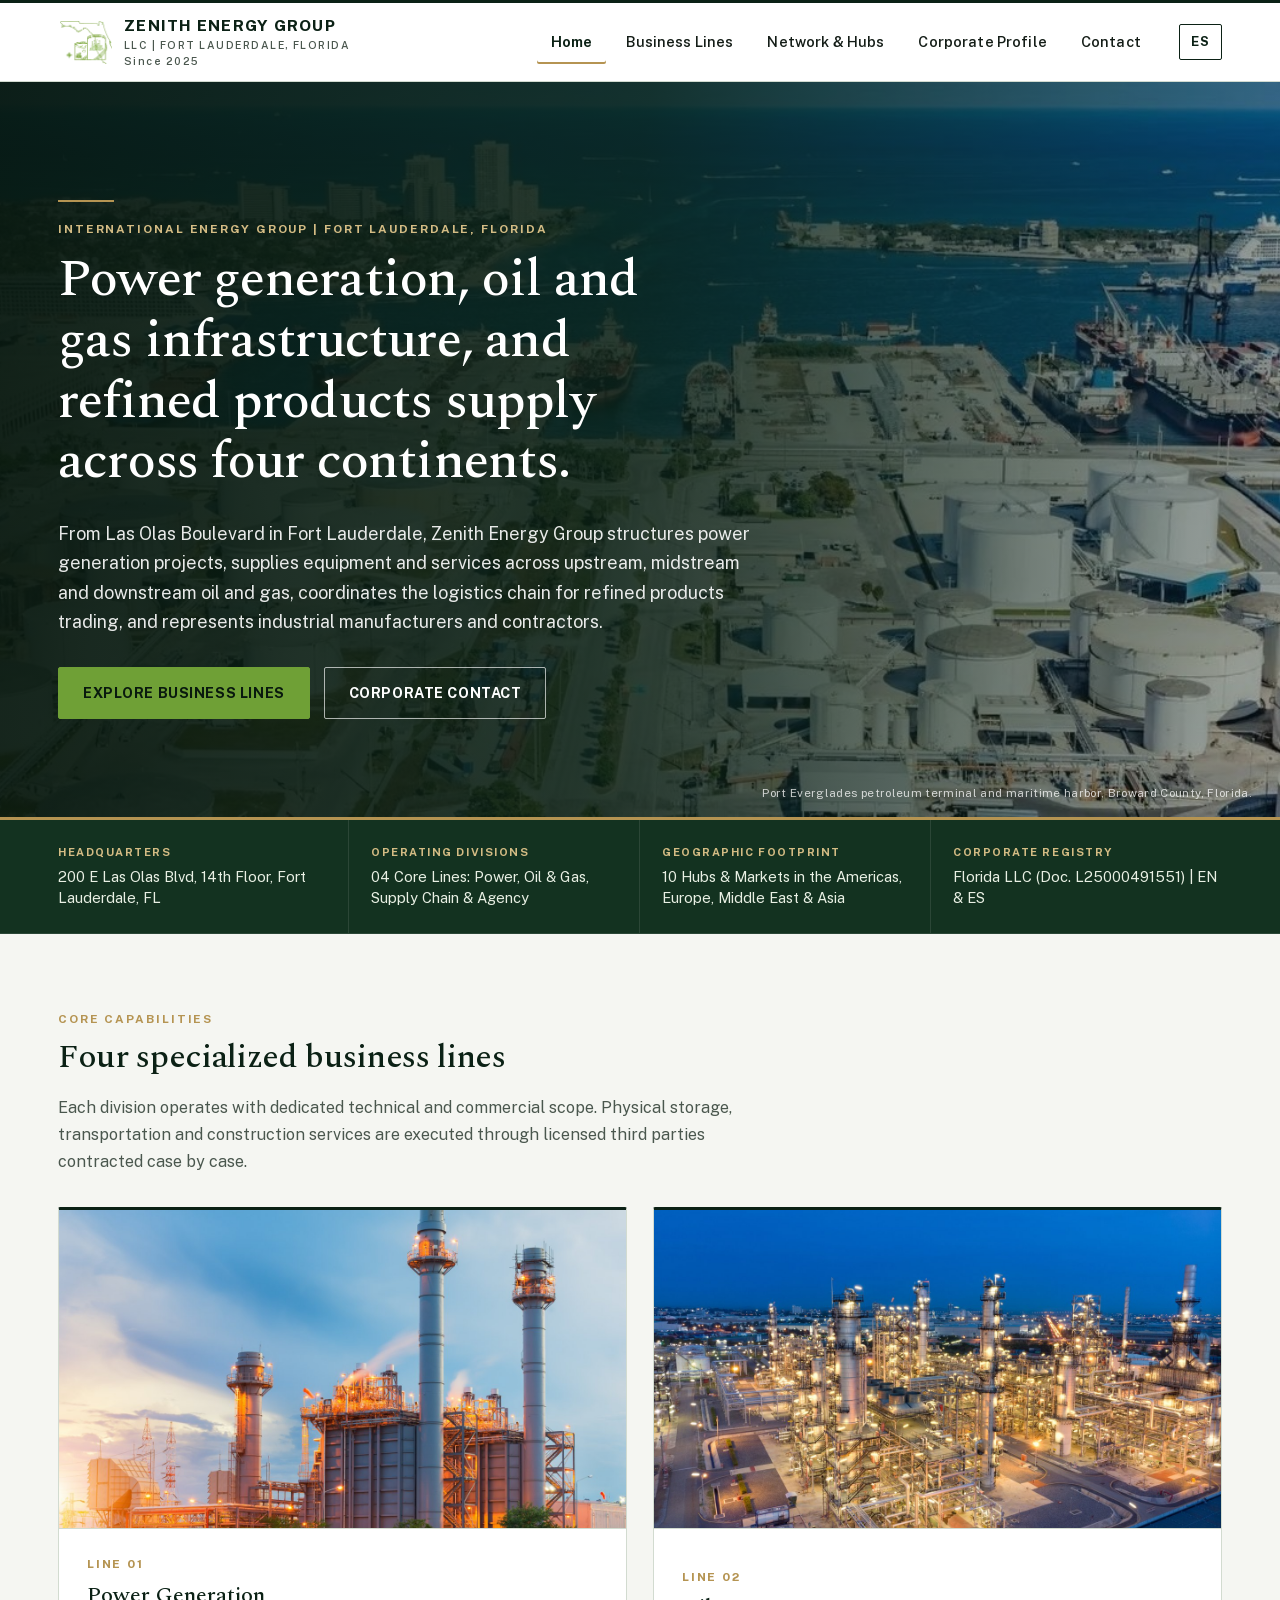
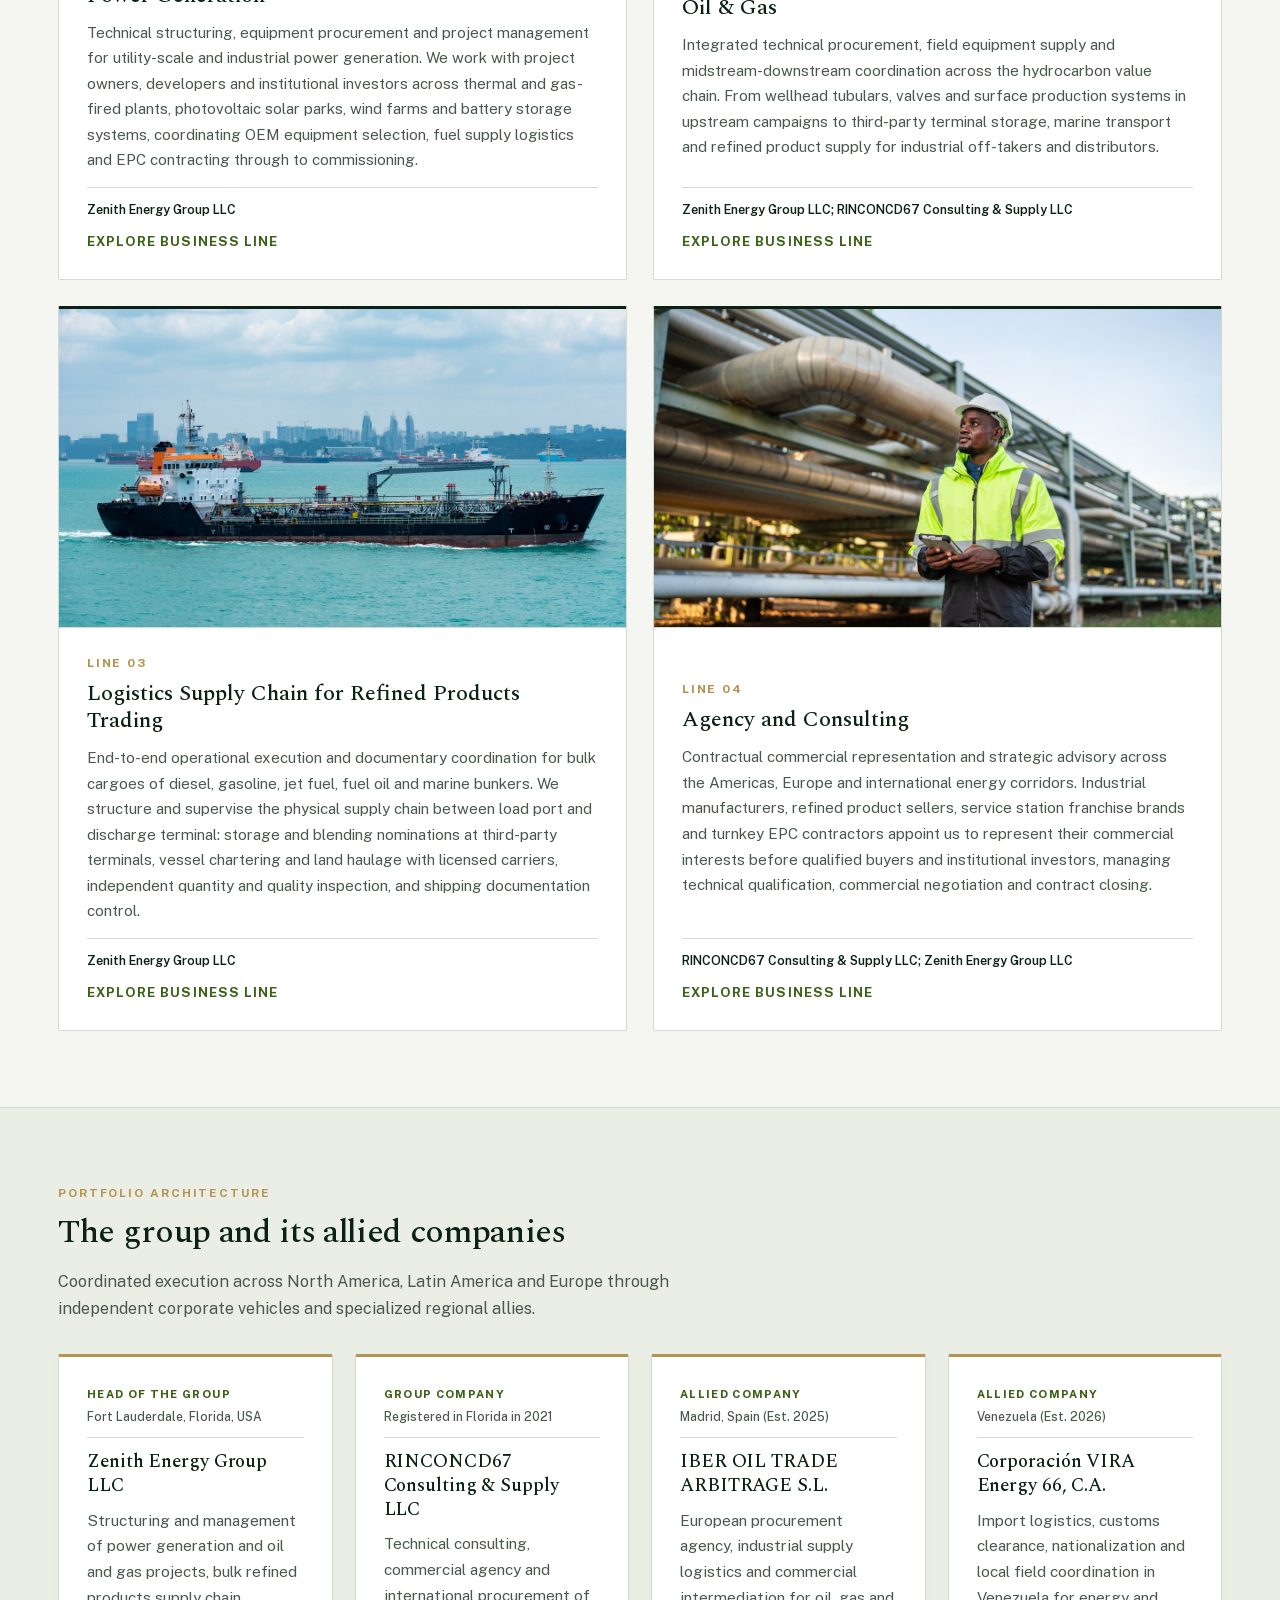
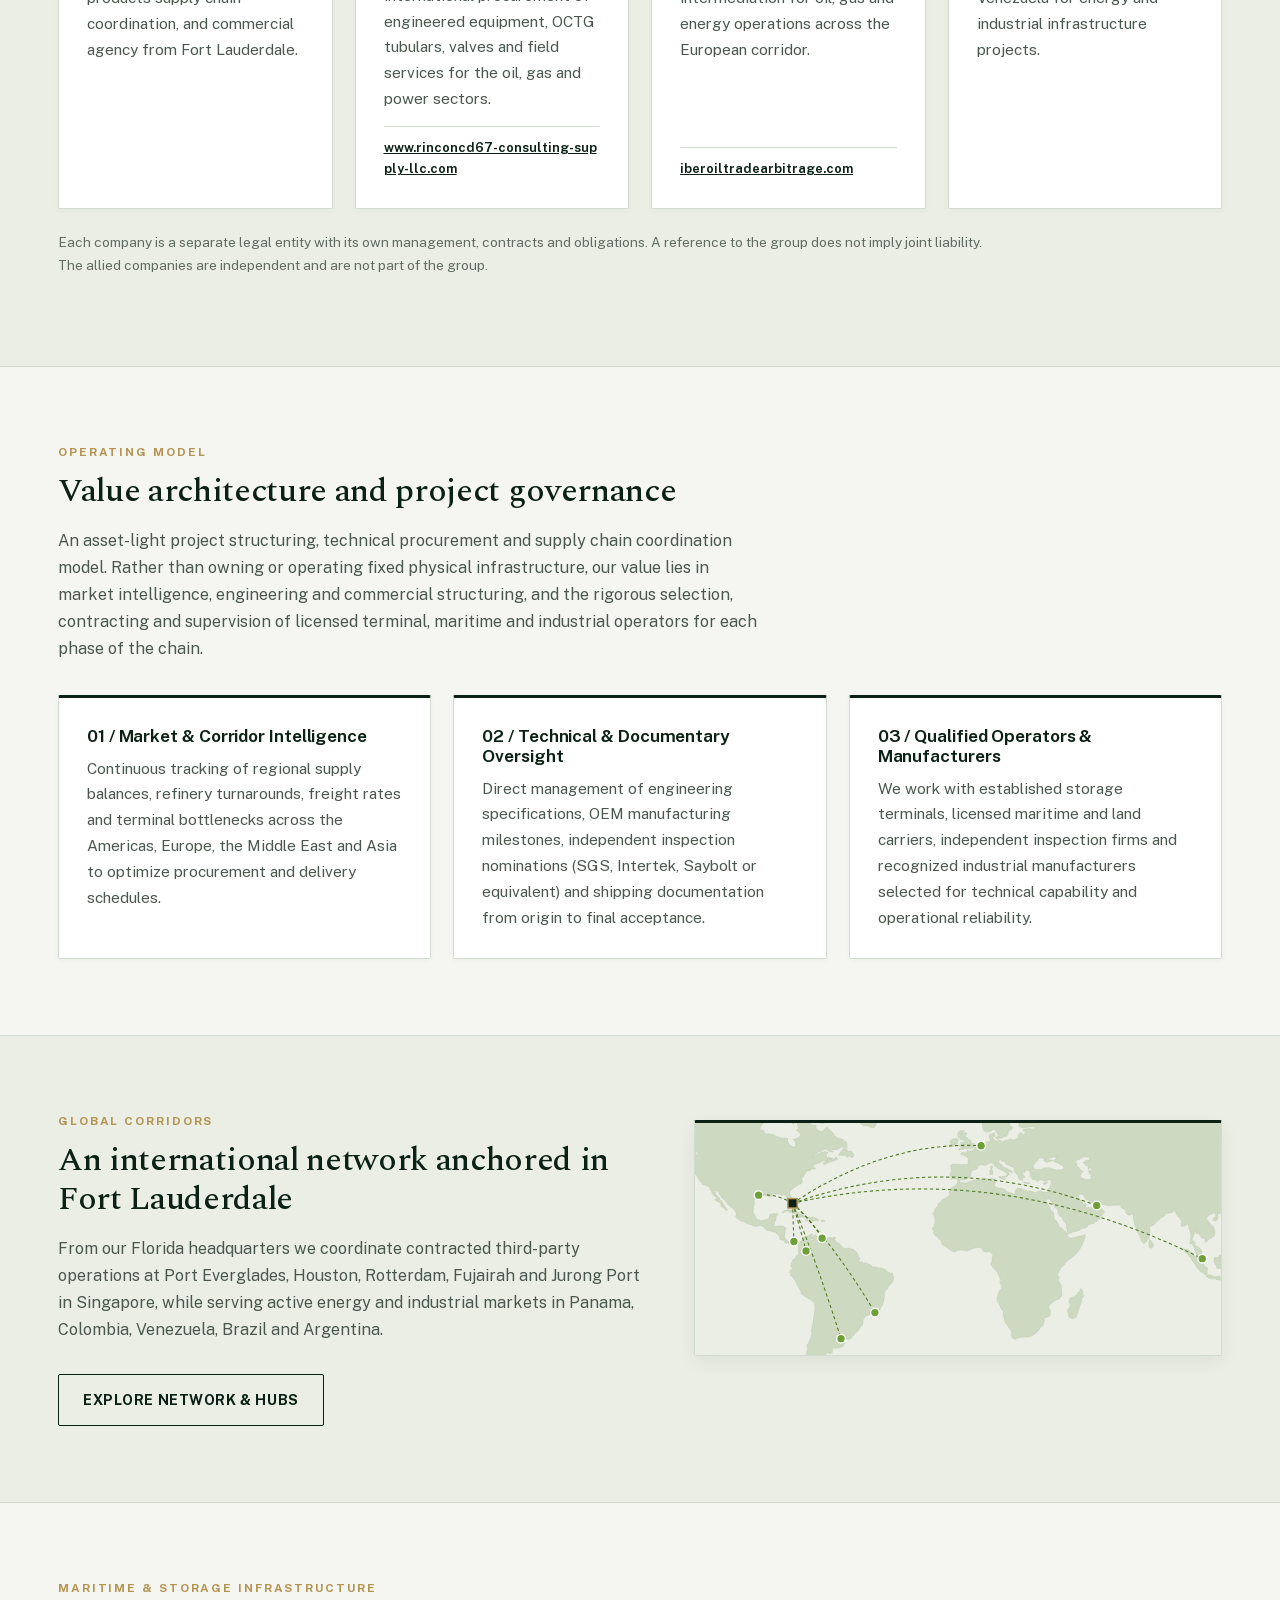
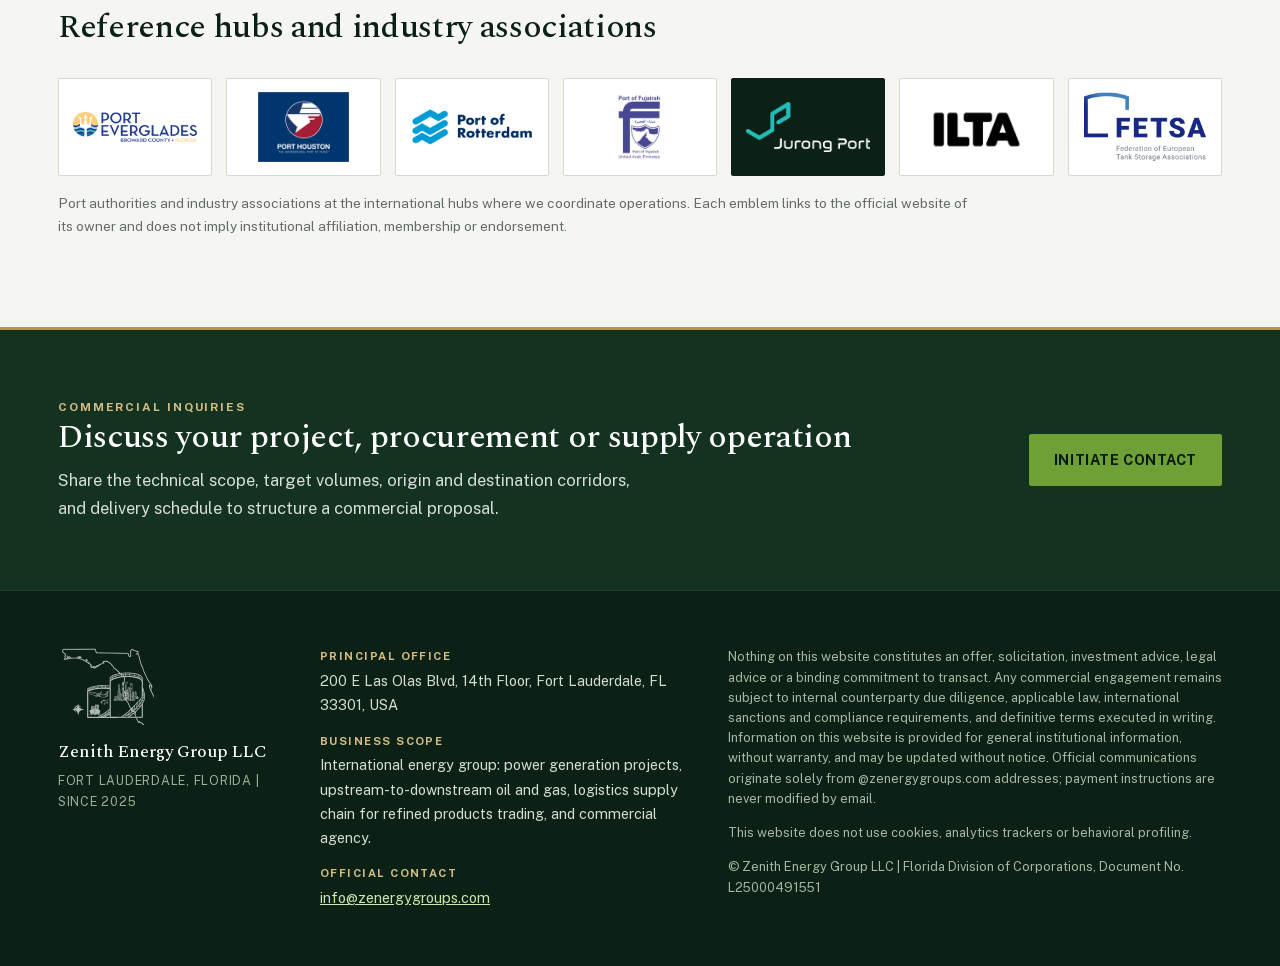
<file: index.html>
<!DOCTYPE html>
<html lang="en">
<head>
<meta charset="UTF-8">
<title>Zenith Energy Group LLC</title>
<meta name="viewport" content="width=device-width, initial-scale=1.0">
<link rel="icon" type="image/png" href="assets/img/favicon.png">
<link rel="canonical" href="https://www.zenergygroups.com/en/">
<meta http-equiv="refresh" content="0; url=en/">
<script>var l="en";try{if(localStorage.getItem("zenith-lang")==="es")l="es";}catch(e){}location.replace(l+"/");</script>
</head>
<body><p><a href="en/">English</a> | <a href="es/">Español</a></p></body>
</html>
</file>
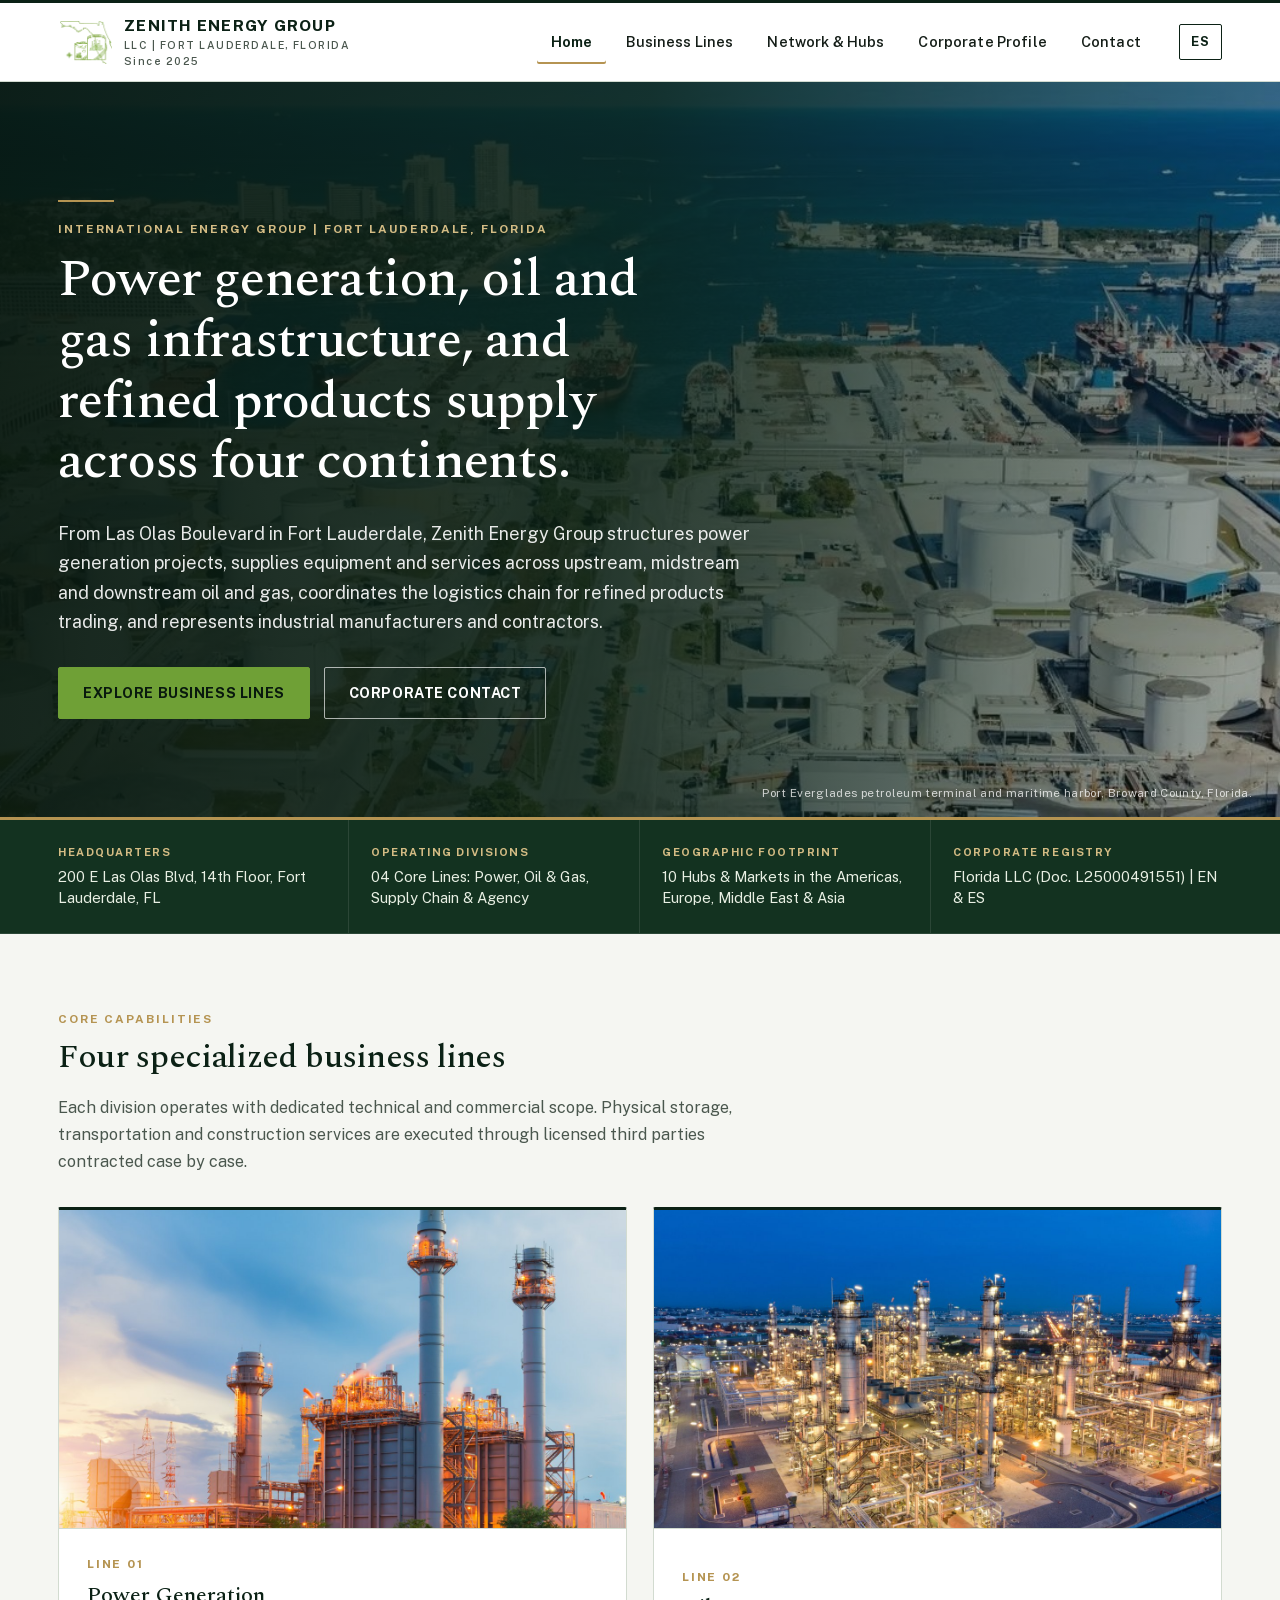
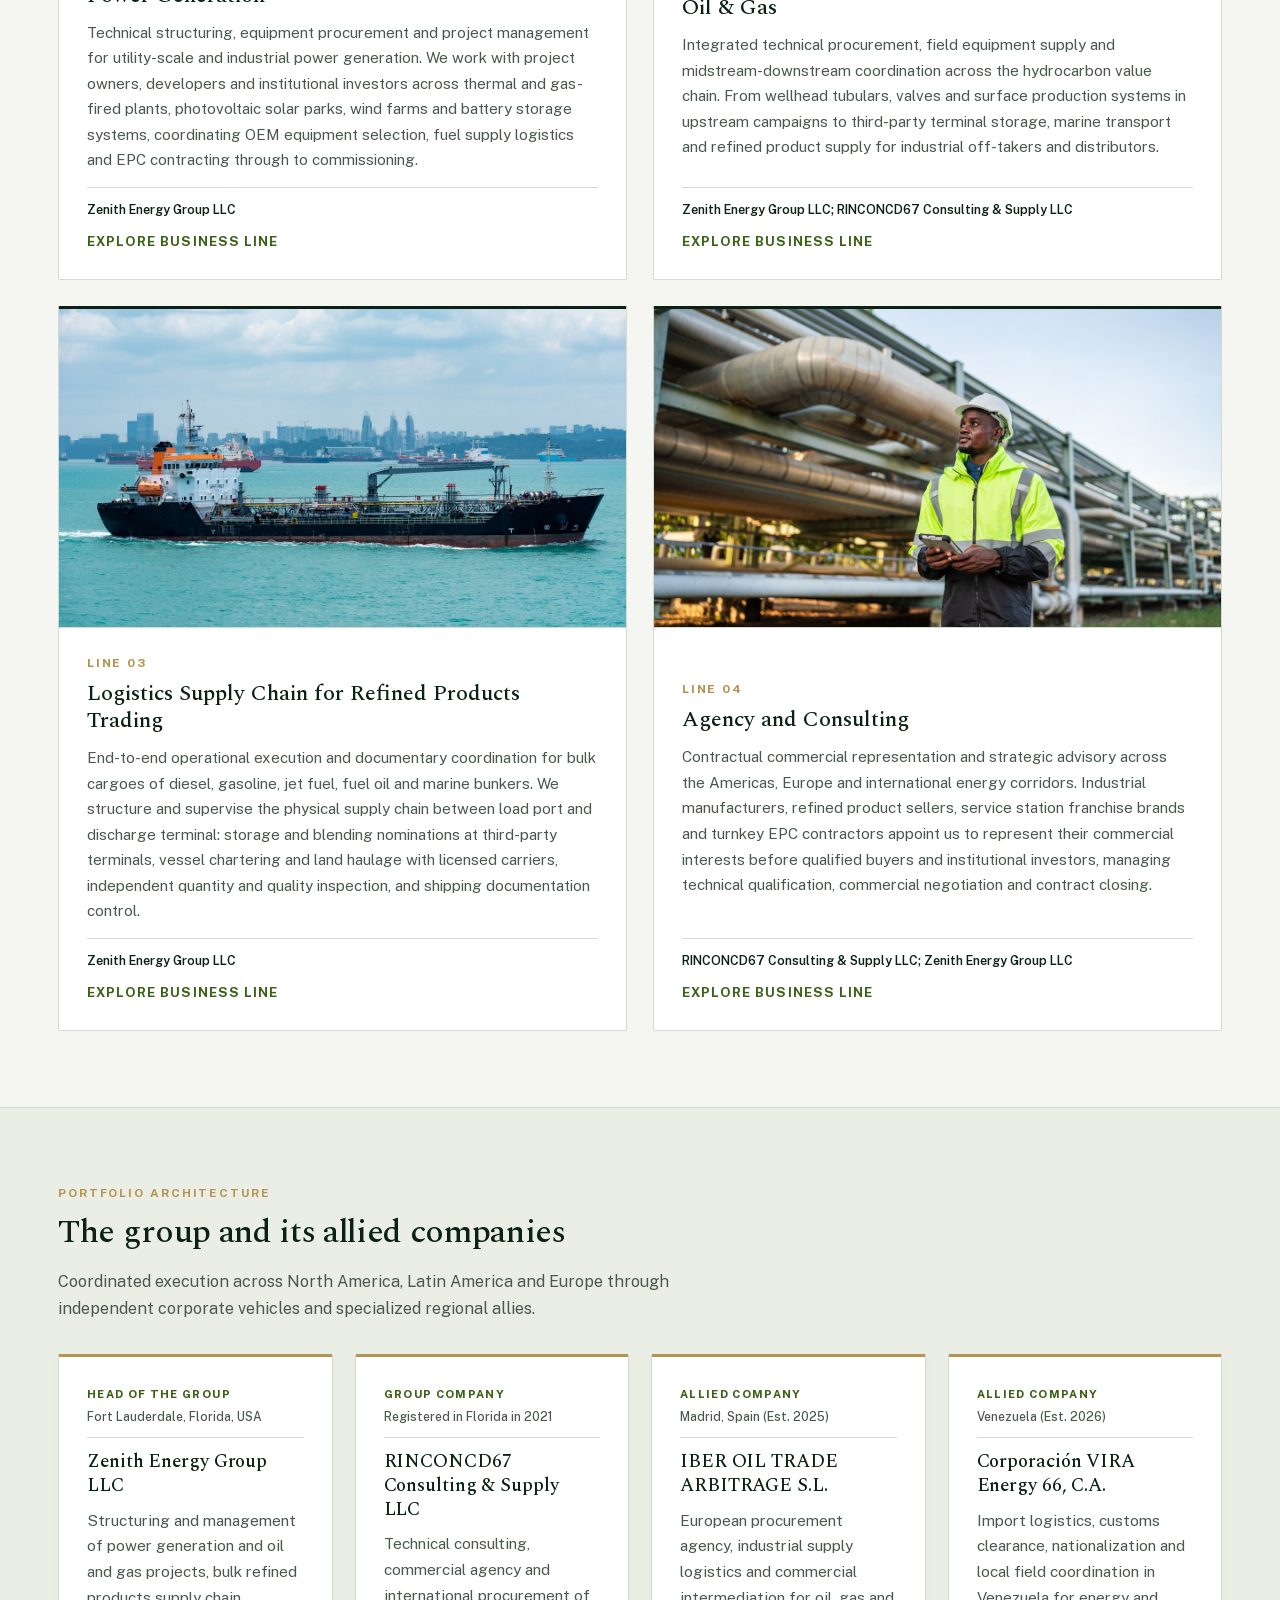
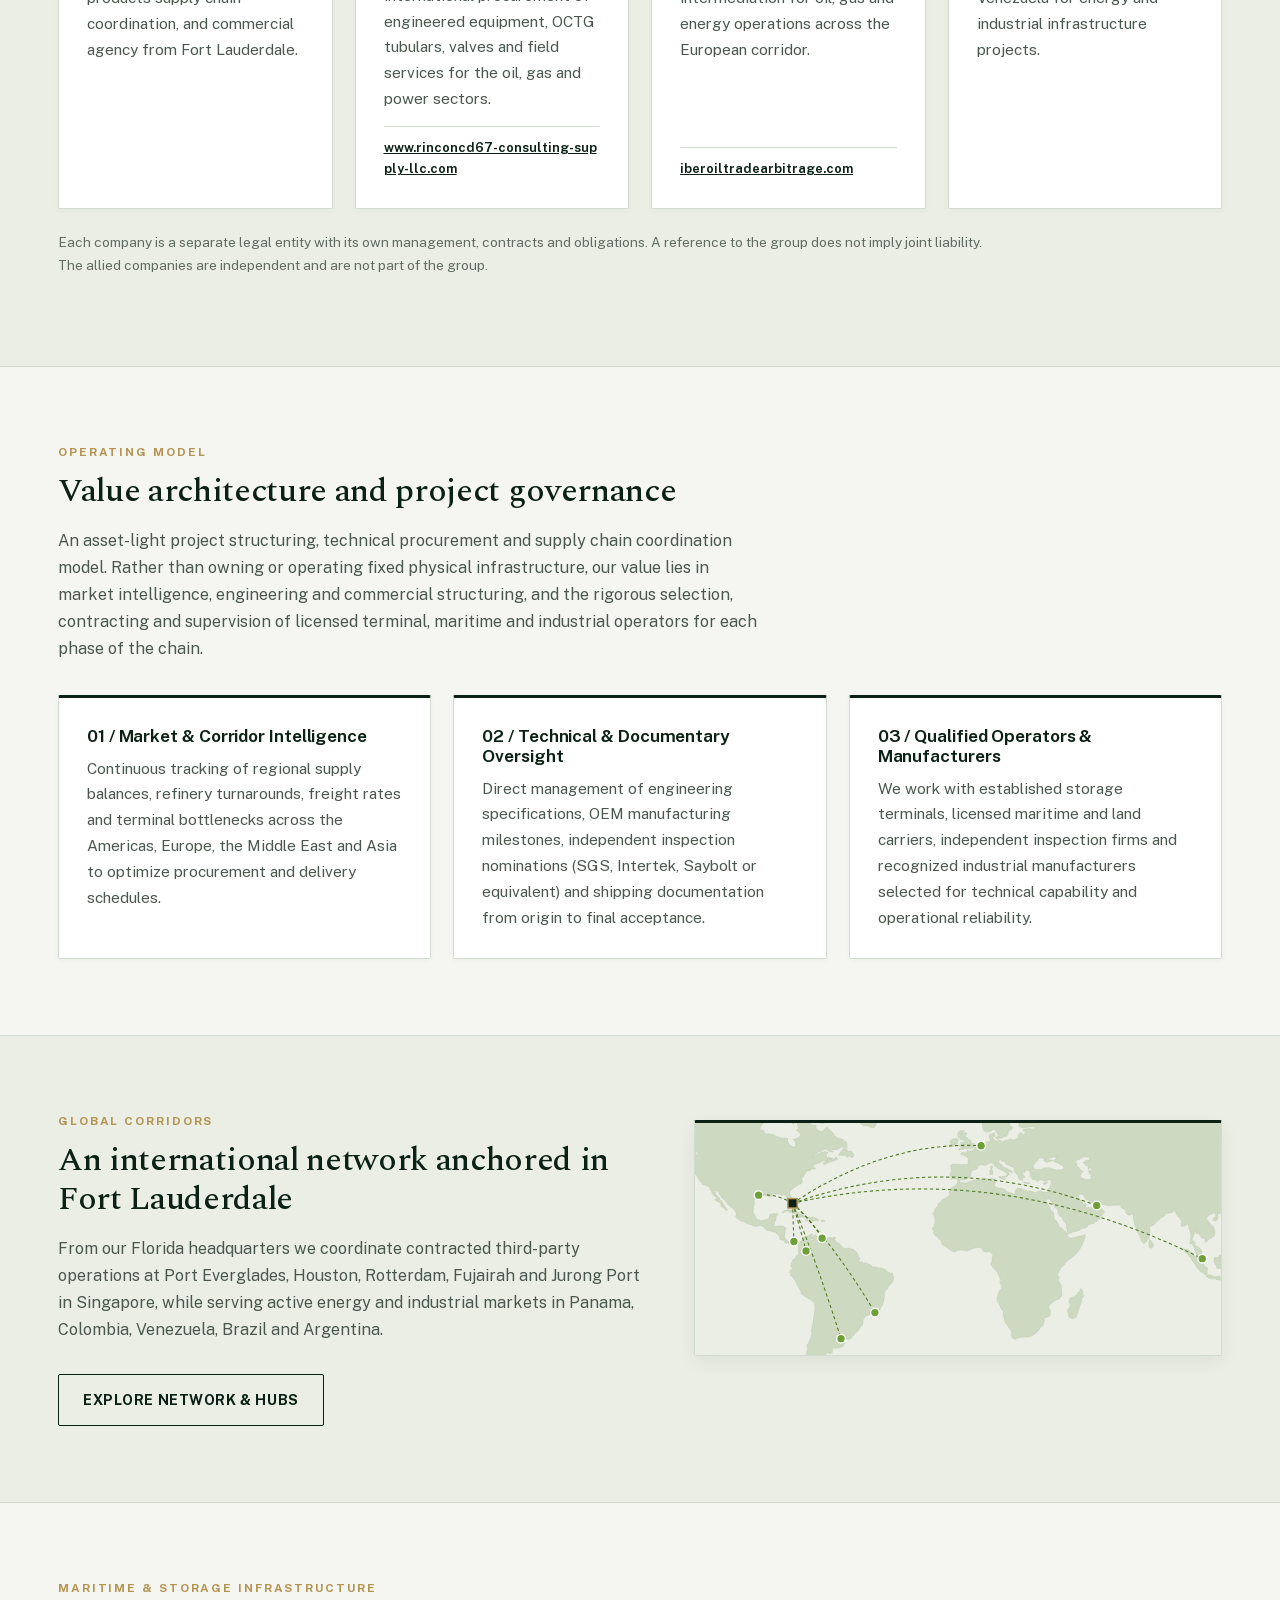
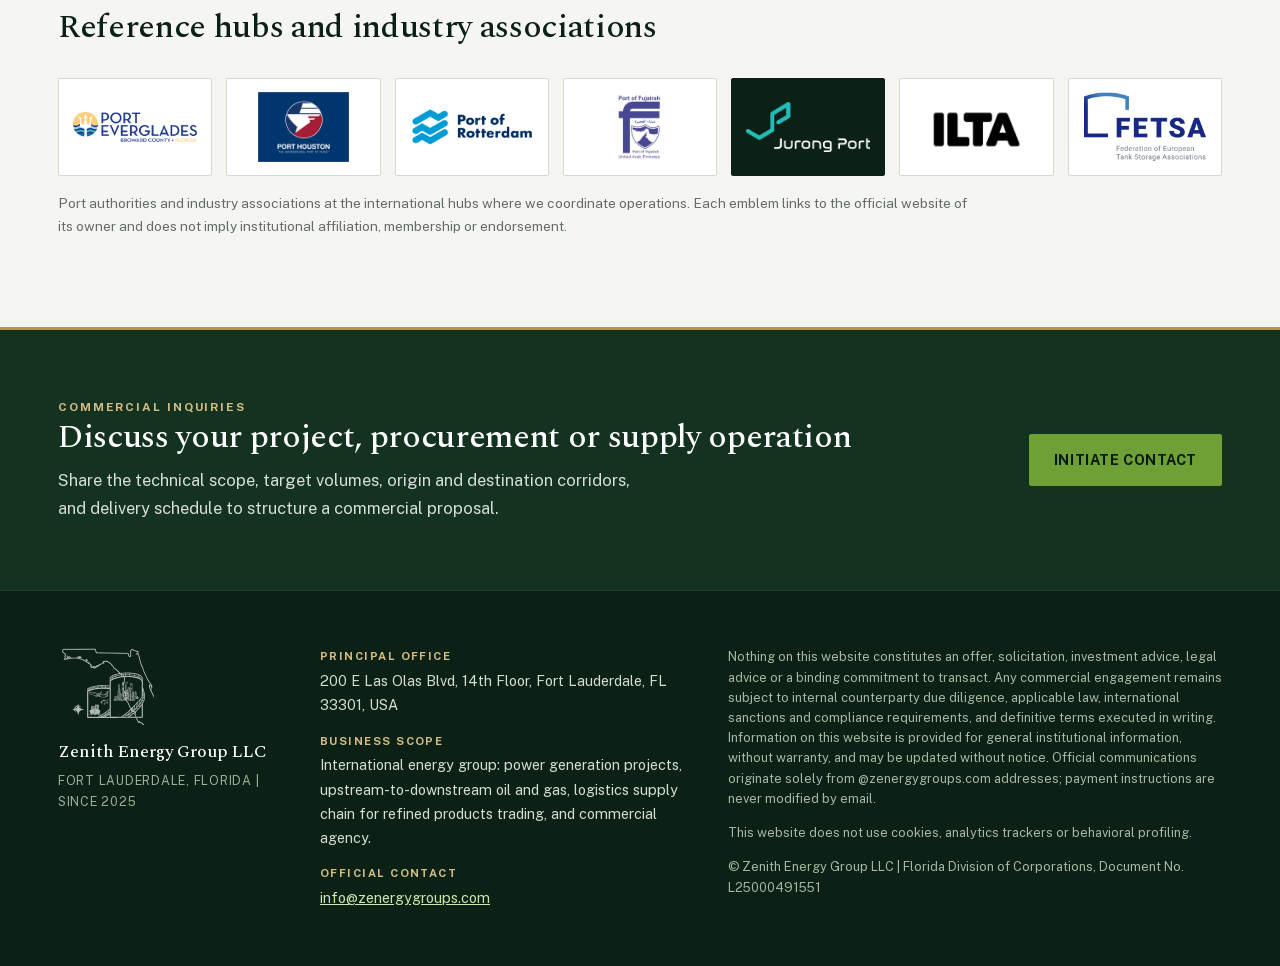
<file: en/index.html>
<!DOCTYPE html>
<html lang="en">
<head>
<meta charset="UTF-8">
<meta name="viewport" content="width=device-width, initial-scale=1.0">
<title>Zenith Energy Group LLC | Power Generation, Oil &amp; Gas, Supply Chain &amp; Agency</title>
<meta name="description" content="Zenith Energy Group LLC, headquartered in Fort Lauderdale, Florida, structures and coordinates power generation projects, upstream-to-downstream oil and gas supply, refined products logistics and commercial agency.">
<link rel="canonical" href="https://www.zenergygroups.com/en/">
<link rel="alternate" hreflang="en" href="https://www.zenergygroups.com/en/">
<link rel="alternate" hreflang="es" href="https://www.zenergygroups.com/es/">
<link rel="alternate" hreflang="x-default" href="https://www.zenergygroups.com/en/">
<link rel="icon" type="image/png" href="../assets/img/favicon.png">
<meta property="og:site_name" content="Zenith Energy Group LLC">
<meta property="og:title" content="Zenith Energy Group LLC | Power Generation, Oil &amp; Gas, Supply Chain &amp; Agency">
<meta property="og:description" content="Zenith Energy Group LLC, headquartered in Fort Lauderdale, Florida, structures and coordinates power generation projects, upstream-to-downstream oil and gas supply, refined products logistics and commercial agency.">
<meta property="og:type" content="website">
<meta property="og:url" content="https://www.zenergygroups.com/en/">
<meta property="og:image" content="https://www.zenergygroups.com/assets/img/zenith-logo.png">
<link rel="preload" href="../assets/fonts/PublicSans-var.woff2" as="font" type="font/woff2" crossorigin>
<link rel="preload" href="../assets/fonts/Spectral-500.woff2" as="font" type="font/woff2" crossorigin>
<link rel="stylesheet" href="../assets/css/style.css?v=63037df8a5">
<script type="application/ld+json">{"@context": "https://schema.org", "@type": "Organization", "name": "Zenith Energy Group LLC", "url": "https://www.zenergygroups.com/", "email": "info@zenergygroups.com", "logo": "https://www.zenergygroups.com/assets/img/zenith-logo.png", "address": {"@type": "PostalAddress", "streetAddress": "200 E Las Olas Blvd, 14th Floor", "addressLocality": "Fort Lauderdale", "addressRegion": "FL", "postalCode": "33301", "addressCountry": "US"}}</script>
<script src="../assets/js/main.js?v=63037df8a5" defer></script>
</head>
<body>
<a class="skip" href="#main">Skip to content</a>
<header class="top"><div class="wrap topbar">
  <a class="brand" href="index.html" aria-label="Zenith Energy Group LLC">
    <img src="../assets/img/zenith-mark.png" alt="" width="54" height="44">
    <span>ZENITH ENERGY GROUP<small>LLC | FORT LAUDERDALE, FLORIDA</small><small>Since 2025</small></span>
  </a>
  <nav class="nav" id="mainNav" aria-label="Main"><a href="index.html" aria-current="page">Home</a><a href="services.html">Business Lines</a><a href="network.html">Network & Hubs</a><a href="compliance.html">Corporate Profile</a><a href="contact.html">Contact</a></nav>
  <div class="tools">
    <a class="lang" href="../es/index.html" hreflang="es" lang="es">ES</a>
    <button class="menu" id="menuBtn" type="button" aria-controls="mainNav" aria-expanded="false">Menu</button>
  </div>
</div></header>
<main id="main">
<section class="hero photo"><div class="wrap">
  <div class="rule-bar"></div>
  <p class="kicker">INTERNATIONAL ENERGY GROUP | FORT LAUDERDALE, FLORIDA</p>
  <h1>Power generation, oil and gas infrastructure, and refined products supply across four continents.</h1>
  <p class="lead">From Las Olas Boulevard in Fort Lauderdale, Zenith Energy Group structures power generation projects, supplies equipment and services across upstream, midstream and downstream oil and gas, coordinates the logistics chain for refined products trading, and represents industrial manufacturers and contractors.</p>
  <div class="actions"><a class="btn" href="services.html">Explore Business Lines</a><a class="btn ghost" href="contact.html">Corporate Contact</a></div>
  <p class="credit">Port Everglades petroleum terminal and maritime harbor, Broward County, Florida.</p>
</div></section>
<section class="facts"><div class="wrap facts-grid">
  <p><b>Headquarters</b>200 E Las Olas Blvd, 14th Floor, Fort Lauderdale, FL</p>
  <p><b>Operating Divisions</b>04 Core Lines: Power, Oil & Gas, Supply Chain & Agency</p>
  <p><b>Geographic Footprint</b>10 Hubs & Markets in the Americas, Europe, Middle East & Asia</p>
  <p><b>Corporate Registry</b>Florida LLC (Doc. L25000491551) | EN & ES</p>
</div></section>
<section class="band wrap">
  <div class="sec-head">
    <p class="kicker">CORE CAPABILITIES</p>
    <h2>Four specialized business lines</h2>
    <p class="body-text">Each division operates with dedicated technical and commercial scope. Physical storage, transportation and construction services are executed through licensed third parties contracted case by case.</p>
  </div>
  <div class="lines"><a class="line" href="services.html#power"><img src="../assets/img/lines/power.jpg" alt="" loading="lazy" width="1280" height="800"><span class="lbody"><span class="num">LINE 01</span><b>Power Generation</b><span class="ltxt">Technical structuring, equipment procurement and project management for utility-scale and industrial power generation. We work with project owners, developers and institutional investors across thermal and gas-fired plants, photovoltaic solar parks, wind farms and battery storage systems, coordinating OEM equipment selection, fuel supply logistics and EPC contracting through to commissioning.</span><span class="lcos">Zenith Energy Group LLC</span><span class="more">Explore business line</span></span></a><a class="line" href="services.html#oilgas"><img src="../assets/img/lines/oilgas.jpg" alt="" loading="lazy" width="1280" height="800"><span class="lbody"><span class="num">LINE 02</span><b>Oil & Gas</b><span class="ltxt">Integrated technical procurement, field equipment supply and midstream-downstream coordination across the hydrocarbon value chain. From wellhead tubulars, valves and surface production systems in upstream campaigns to third-party terminal storage, marine transport and refined product supply for industrial off-takers and distributors.</span><span class="lcos">Zenith Energy Group LLC; RINCONCD67 Consulting &amp; Supply LLC</span><span class="more">Explore business line</span></span></a><a class="line" href="services.html#supply"><img src="../assets/img/lines/supply.jpg" alt="" loading="lazy" width="1280" height="800"><span class="lbody"><span class="num">LINE 03</span><b>Logistics Supply Chain for Refined Products Trading</b><span class="ltxt">End-to-end operational execution and documentary coordination for bulk cargoes of diesel, gasoline, jet fuel, fuel oil and marine bunkers. We structure and supervise the physical supply chain between load port and discharge terminal: storage and blending nominations at third-party terminals, vessel chartering and land haulage with licensed carriers, independent quantity and quality inspection, and shipping documentation control.</span><span class="lcos">Zenith Energy Group LLC</span><span class="more">Explore business line</span></span></a><a class="line" href="services.html#agency"><img src="../assets/img/lines/agency.jpg" alt="" loading="lazy" width="1280" height="800"><span class="lbody"><span class="num">LINE 04</span><b>Agency and Consulting</b><span class="ltxt">Contractual commercial representation and strategic advisory across the Americas, Europe and international energy corridors. Industrial manufacturers, refined product sellers, service station franchise brands and turnkey EPC contractors appoint us to represent their commercial interests before qualified buyers and institutional investors, managing technical qualification, commercial negotiation and contract closing.</span><span class="lcos">RINCONCD67 Consulting &amp; Supply LLC; Zenith Energy Group LLC</span><span class="more">Explore business line</span></span></a></div>
</section>
<section class="band alt"><div class="wrap">
  <div class="sec-head">
    <p class="kicker">PORTFOLIO ARCHITECTURE</p>
    <h2>The group and its allied companies</h2>
    <p class="body-text">Coordinated execution across North America, Latin America and Europe through independent corporate vehicles and specialized regional allies.</p>
  </div>
  <div class="cards cos"><article class="card co"><div class="co-head"><span class="tag">Head of the group</span><span class="co-loc">Fort Lauderdale, Florida, USA</span></div><h3>Zenith Energy Group LLC</h3><p>Structuring and management of power generation and oil and gas projects, bulk refined products supply chain coordination, and commercial agency from Fort Lauderdale.</p></article><article class="card co"><div class="co-head"><span class="tag">Group company</span><span class="co-loc">Registered in Florida in 2021</span></div><h3>RINCONCD67 Consulting &amp; Supply LLC</h3><p>Technical consulting, commercial agency and international procurement of engineered equipment, OCTG tubulars, valves and field services for the oil, gas and power sectors.</p><a class="ext" href="https://www.rinconcd67-consulting-supply-llc.com" rel="noopener" target="_blank">www.rinconcd67-consulting-supply-llc.com</a></article><article class="card co"><div class="co-head"><span class="tag">Allied company</span><span class="co-loc">Madrid, Spain (Est. 2025)</span></div><h3>IBER OIL TRADE ARBITRAGE S.L.</h3><p>European procurement agency, industrial supply logistics and commercial intermediation for oil, gas and energy operations across the European corridor.</p><a class="ext" href="https://iberoiltradearbitrage.com" rel="noopener" target="_blank">iberoiltradearbitrage.com</a></article><article class="card co"><div class="co-head"><span class="tag">Allied company</span><span class="co-loc">Venezuela (Est. 2026)</span></div><h3>Corporación VIRA Energy 66, C.A.</h3><p>Import logistics, customs clearance, nationalization and local field coordination in Venezuela for energy and industrial infrastructure projects.</p></article></div>
  <p class="small grpnote">Each company is a separate legal entity with its own management, contracts and obligations. A reference to the group does not imply joint liability. The allied companies are independent and are not part of the group.</p>
</div></section>
<section class="band wrap">
  <div class="sec-head">
    <p class="kicker">OPERATING MODEL</p>
    <h2>Value architecture and project governance</h2>
    <p class="body-text">An asset-light project structuring, technical procurement and supply chain coordination model. Rather than owning or operating fixed physical infrastructure, our value lies in market intelligence, engineering and commercial structuring, and the rigorous selection, contracting and supervision of licensed terminal, maritime and industrial operators for each phase of the chain.</p>
  </div>
  <div class="cards"><article class="card"><h3>01 / Market & Corridor Intelligence</h3><p>Continuous tracking of regional supply balances, refinery turnarounds, freight rates and terminal bottlenecks across the Americas, Europe, the Middle East and Asia to optimize procurement and delivery schedules.</p></article><article class="card"><h3>02 / Technical & Documentary Oversight</h3><p>Direct management of engineering specifications, OEM manufacturing milestones, independent inspection nominations (SGS, Intertek, Saybolt or equivalent) and shipping documentation from origin to final acceptance.</p></article><article class="card"><h3>03 / Qualified Operators & Manufacturers</h3><p>We work with established storage terminals, licensed maritime and land carriers, independent inspection firms and recognized industrial manufacturers selected for technical capability and operational reliability.</p></article></div>
</section>
<section class="band alt"><div class="wrap split">
  <div>
    <p class="kicker">GLOBAL CORRIDORS</p>
    <h2>An international network anchored in Fort Lauderdale</h2>
    <p class="body-text">From our Florida headquarters we coordinate contracted third-party operations at Port Everglades, Houston, Rotterdam, Fujairah and Jurong Port in Singapore, while serving active energy and industrial markets in Panama, Colombia, Venezuela, Brazil and Argentina.</p>
    <div class="actions"><a class="btn ghost" href="network.html">Explore Network & Hubs</a></div>
  </div>
  <a class="mapthumb" href="network.html" aria-label="Explore Network & Hubs"><svg class="hubmap" viewBox="187 33 787 347" aria-hidden="true" focusable="false"><rect x="187" y="33" width="787" height="347" fill="#eaeee5"/><path d="M374.2,419.8L378.5,421.8L383.2,422.7L381.7,424.3L378.5,424.5L376.8,423.3L375.7,424.7L372.8,425.7L369.2,425.3L366.8,424.3L363.3,423.8L359.1,422.0L355.7,420.2L351.1,416.5L353.9,417.2L358.6,419.4L363.0,420.6L364.7,419.0L365.8,416.8L368.8,415.4L371.2,415.8L372.5,417.3L374.2,419.8Z M404.8,410.7L407.5,412.2L406.5,413.3L402.0,414.3L400.5,413.2L397.7,414.7L396.0,413.2L400.0,411.2L402.8,412.0L404.8,410.7Z M834.3,406.0L829.1,406.2L829.1,404.5L829.6,403.1L829.8,402.4L831.9,403.4L835.1,403.9L835.2,404.5L834.3,406.0Z M1084.7,376.3L1087.9,377.4L1089.7,377.0L1092.3,376.3L1094.3,376.5L1094.5,380.5L1093.4,381.7L1093.0,384.3L1091.9,383.4L1089.6,385.8L1088.9,385.6L1086.8,385.5L1084.8,382.6L1084.3,380.4L1082.4,377.5L1082.5,376.0L1084.7,376.3Z M1176.7,376.7L1177.5,378.1L1179.9,376.7L1180.8,378.1L1180.8,379.5L1179.6,381.1L1177.4,383.5L1175.7,384.9L1176.9,386.5L1174.4,386.5L1171.5,387.8L1170.6,390.0L1168.7,393.3L1166.1,394.8L1164.4,395.8L1161.4,395.7L1159.2,394.6L1155.6,394.4L1155.0,393.1L1156.8,390.7L1161.0,387.4L1163.2,386.8L1165.6,385.5L1168.4,383.7L1170.4,382.0L1171.9,379.5L1173.2,378.7L1173.7,376.8L1176.0,375.3L1176.7,376.7Z M1182.0,360.8L1184.5,364.3L1184.5,362.0L1186.0,362.9L1186.5,365.5L1189.2,366.6L1191.5,366.8L1193.4,365.5L1195.1,365.9L1194.3,368.9L1193.2,370.8L1190.7,370.8L1189.8,371.8L1190.1,373.2L1189.6,373.8L1188.4,375.6L1186.7,377.9L1184.1,379.3L1183.6,378.4L1182.2,377.9L1184.1,375.2L1183.0,373.3L1179.4,372.0L1179.5,370.8L1181.9,369.6L1182.5,367.0L1182.3,364.9L1181.0,362.7L1181.1,362.1L1179.5,360.7L1176.9,357.7L1175.4,355.4L1176.7,355.1L1178.5,357.0L1181.1,357.8L1182.0,360.8Z M1157.1,314.1L1155.8,314.9L1154.0,314.0L1151.6,312.5L1149.4,310.7L1147.2,308.4L1146.8,307.3L1148.2,307.3L1150.1,308.4L1151.5,309.6L1152.6,310.5L1155.3,312.6L1157.1,314.1Z M1194.6,298.0L1195.7,299.0L1195.2,300.7L1193.1,301.2L1191.3,300.8L1191.0,299.3L1192.2,298.2L1193.7,298.6L1194.6,298.0Z M0.0,295.4M1197.9,296.2L1195.8,296.9L1195.3,295.7L1197.0,295.0L1198.0,294.8M0.0,293.8L0.7,293.6L0.3,295.2L0.0,295.4Z M1159.5,295.1L1158.4,295.6L1157.3,294.1L1157.4,293.2L1159.5,295.1Z M1157.0,290.0L1157.6,292.7L1156.7,292.3L1156.0,292.5L1155.5,291.5L1155.4,289.0L1157.0,290.0Z M766.9,285.4L767.4,289.4L768.3,291.0L767.9,292.6L767.3,293.6L766.2,291.6L765.6,292.6L766.2,295.1L765.9,296.5L765.0,297.3L764.8,300.1L763.5,304.0L761.8,308.6L759.8,314.9L758.5,319.5L757.0,323.4L754.3,324.2L751.4,325.6L749.4,324.7L746.8,323.5L745.9,321.8L745.7,318.8L744.5,316.2L744.2,313.8L744.8,311.4L746.3,310.8L746.3,309.7L747.9,307.2L748.2,305.0L747.4,303.4L746.8,301.3L746.5,298.3L747.7,296.4L748.2,294.3L749.8,294.2L751.7,293.5L752.9,292.9L754.4,292.8L756.3,290.9L759.0,288.9L760.0,287.2L759.6,285.8L761.0,286.2L762.8,283.9L762.9,281.8L764.0,280.4L765.1,281.8L766.0,283.2L766.9,285.4Z M1078.5,286.1L1079.7,288.7L1081.9,287.5L1083.0,288.9L1084.6,290.2L1084.2,291.7L1085.0,294.5L1085.5,296.2L1086.3,296.6L1087.2,299.4L1086.9,301.2L1088.0,303.4L1091.6,305.2L1093.9,306.8L1096.2,308.2L1095.7,309.0L1097.6,311.1L1098.9,314.7L1100.3,314.0L1101.6,315.4L1102.4,314.9L1103.0,318.5L1105.4,320.5L1106.9,321.8L1109.5,324.5L1110.5,327.2L1110.5,329.1L1110.3,331.1L1111.9,334.0L1111.7,336.9L1111.1,338.5L1110.2,341.4L1110.3,343.3L1109.6,345.7L1108.2,348.8L1105.7,350.4L1104.5,353.0L1103.4,354.6L1102.4,357.5L1101.1,359.2L1100.3,361.7L1099.8,364.0L1100.0,365.0L1098.1,366.2L1094.4,366.3L1091.3,367.7L1089.7,369.0L1087.7,370.4L1085.0,368.9L1082.9,368.3L1083.4,366.6L1081.6,367.2L1078.7,369.7L1075.8,368.8L1073.9,368.2L1072.0,368.0L1068.8,367.0L1066.6,365.0L1066.0,362.4L1065.3,360.7L1063.6,359.4L1060.4,359.0L1061.5,357.4L1060.7,354.9L1059.1,357.2L1056.1,357.8L1057.8,356.0L1058.4,354.0L1059.6,352.4L1059.4,349.9L1056.7,352.8L1054.6,353.9L1053.3,356.6L1050.7,355.2L1050.8,353.4L1048.7,351.0L1047.0,349.8L1047.6,349.0L1043.3,347.0L1041.0,346.9L1037.8,345.3L1031.8,345.6L1027.5,346.8L1023.7,347.9L1020.5,347.7L1017.0,349.4L1014.1,350.1L1013.4,351.9L1012.2,353.2L1009.4,353.3L1007.3,353.6L1004.3,353.0L1001.9,353.4L999.6,353.5L997.7,355.3L996.7,355.2L995.0,356.1L993.4,357.2L991.0,357.0L988.7,357.0L985.2,354.9L983.4,354.3L983.5,352.4L985.1,351.9L985.7,351.1L985.6,349.9L986.0,347.6L985.6,345.6L983.9,342.3L983.3,340.4L983.5,338.5L982.1,336.3L982.1,335.3L980.6,334.0L980.2,331.4L978.3,328.7L977.8,327.3L979.3,328.8L978.1,325.7L979.8,326.6L980.8,327.9L980.7,326.2L979.1,323.6L978.8,322.5L978.0,321.5L978.3,319.6L979.0,318.8L979.5,317.1L979.1,315.2L980.5,312.8L980.7,315.3L982.2,313.0L984.9,311.9L986.5,310.5L989.0,309.2L990.5,309.0L991.5,309.4L994.1,308.2L996.1,307.8L996.6,307.1L997.5,306.7L999.3,306.8L1002.9,305.9L1004.7,304.4L1005.5,302.6L1007.5,300.9L1007.6,299.6L1007.7,297.7L1010.0,294.9L1011.4,297.8L1012.9,297.1L1011.7,295.6L1012.7,293.9L1014.2,294.7L1014.6,292.1L1016.4,290.5L1017.2,289.2L1018.9,288.6L1019.0,287.7L1020.4,288.0L1020.5,287.2L1021.9,286.7L1023.6,286.3L1026.0,287.8L1027.9,289.8L1029.9,289.8L1032.1,290.1L1031.4,288.3L1033.0,285.6L1034.5,284.7L1033.9,283.9L1035.4,282.0L1037.4,280.8L1039.1,281.2L1041.9,280.6L1041.9,278.9L1039.4,277.8L1041.2,277.3L1043.4,278.1L1045.2,279.5L1048.0,280.4L1048.9,280.0L1051.0,281.0L1052.9,280.1L1054.2,280.4L1055.0,279.7L1056.5,281.4L1055.6,283.2L1054.4,284.5L1053.2,284.6L1053.6,286.0L1052.6,287.6L1051.4,289.3L1051.7,290.2L1054.3,292.1L1056.9,293.1L1058.6,294.3L1061.0,296.3L1062.0,296.3L1063.7,297.1L1064.2,298.1L1067.4,299.3L1069.6,298.1L1070.2,296.3L1070.9,294.9L1071.3,293.0L1072.3,290.4L1071.9,288.8L1072.1,287.8L1071.7,285.9L1072.2,283.4L1072.8,282.7L1072.3,281.6L1073.1,279.8L1073.7,278.0L1073.8,277.0L1075.1,275.8L1076.0,277.4L1076.2,279.5L1077.1,279.9L1077.2,281.3L1078.4,283.0L1078.7,284.9L1078.5,286.1Z M1140.4,275.2L1141.3,276.3L1139.0,276.3L1137.7,274.2L1139.7,275.0L1140.4,275.2Z M1002.4,274.3L1001.0,274.4L996.6,272.1L999.7,271.4L1001.4,272.4L1002.6,273.4L1002.4,274.3Z M1136.2,273.1L1134.9,273.2L1132.8,272.9L1132.1,272.3L1132.3,271.0L1134.5,271.5L1135.6,272.2L1136.2,273.1Z M1138.9,272.2L1138.4,272.8L1136.0,269.9L1135.3,267.9L1136.4,267.9L1137.6,270.6L1138.9,272.2Z M1014.8,274.0L1011.9,274.7L1011.5,274.3L1011.8,273.2L1013.3,271.2L1016.6,269.9L1017.0,269.1L1019.8,268.3L1022.1,268.2L1023.2,267.8L1024.5,268.2L1023.2,269.1L1019.8,270.6L1017.0,271.5L1014.8,274.0Z M993.0,267.2L994.2,268.1L996.3,267.8L997.1,269.2L993.2,269.9L990.9,270.3L989.1,270.3L990.3,268.4L992.1,268.4L993.0,267.2Z M1009.7,267.2L1009.2,269.0L1004.2,270.0L999.7,269.6L999.7,268.4L1002.4,267.7L1004.5,268.7L1006.7,268.4L1009.7,267.2Z M1132.9,268.0L1133.1,268.7L1130.4,267.3L1128.6,266.1L1127.4,264.9L1127.9,264.6L1129.4,265.4L1132.1,266.9L1132.9,268.0Z M1125.1,264.7L1124.5,264.9L1123.0,264.1L1121.6,262.8L1121.8,262.2L1123.8,263.6L1125.1,264.7Z M962.1,262.8L968.5,263.1L969.2,261.8L975.4,263.4L976.6,265.5L981.6,266.1L985.7,268.1L981.9,269.4L978.2,268.0L975.2,268.1L971.7,267.9L968.6,267.3L964.8,266.0L962.3,265.7L960.9,266.1L954.8,264.7L954.3,263.3L951.2,263.0L953.5,259.9L957.5,260.1L960.2,261.4L961.6,261.6L962.1,262.8Z M1049.1,260.9L1047.4,263.2L1047.0,260.7L1047.6,259.5L1048.3,258.3L1049.1,259.3L1049.1,260.9Z M1119.6,262.9L1118.7,263.3L1117.2,262.0L1115.8,259.9L1115.1,257.3L1115.5,257.0L1115.9,258.0L1116.9,258.8L1118.5,260.9L1120.1,262.0L1119.6,262.9Z M1106.6,258.5L1104.9,258.7L1104.3,259.7L1102.5,260.5L1100.8,261.3L1099.0,261.3L1096.3,260.3L1094.4,259.4L1094.7,258.3L1097.7,258.8L1099.5,258.6L1100.0,257.0L1100.5,256.9L1100.8,258.6L1102.7,258.4L1103.6,257.2L1105.5,256.1L1105.1,254.1L1107.1,254.0L1107.8,254.6L1107.7,256.4L1106.6,258.5Z M1024.2,251.7L1022.9,252.8L1020.6,252.2L1020.0,250.8L1023.3,250.6L1024.2,251.7Z M1034.9,250.5L1036.1,253.1L1033.3,251.7L1030.5,251.4L1028.6,251.6L1026.3,251.5L1027.1,249.7L1031.2,249.5L1034.9,250.5Z M1110.5,255.2L1109.4,256.1L1108.8,254.1L1108.0,252.8L1106.5,251.7L1104.6,250.3L1102.2,249.3L1103.1,248.5L1104.9,249.5L1106.1,250.2L1107.5,251.0L1108.8,252.4L1110.1,253.5L1110.5,255.2Z M1047.1,244.0L1048.1,249.4L1051.5,251.4L1054.3,247.9L1058.1,245.9L1061.1,245.9L1064.0,247.0L1066.4,248.2L1070.0,248.9L1075.8,251.2L1081.9,253.1L1084.2,254.8L1086.1,256.5L1086.6,258.4L1092.2,260.5L1093.0,262.3L1089.9,262.6L1090.6,264.8L1093.6,267.0L1095.8,270.6L1097.7,270.4L1097.6,271.9L1100.1,272.5L1099.1,273.1L1102.7,274.5L1102.3,275.5L1100.1,275.7L1099.3,274.9L1096.4,274.5L1093.0,274.0L1090.5,271.9L1088.6,270.0L1086.8,267.1L1082.5,265.6L1079.7,266.6L1077.6,267.7L1078.0,270.2L1075.4,271.3L1073.6,270.7L1070.1,270.6L1067.1,267.9L1063.8,267.2L1062.9,268.1L1058.7,268.2L1060.1,265.5L1062.2,264.6L1061.4,261.0L1059.8,258.2L1053.3,255.4L1050.6,255.1L1045.5,252.0L1044.6,253.6L1043.3,253.9L1042.5,252.7L1042.5,251.2L1040.0,249.6L1043.6,248.4L1045.9,248.5L1045.7,247.6L1040.8,247.6L1039.5,245.6L1036.5,245.0L1035.1,243.3L1039.6,242.5L1041.3,241.4L1046.6,242.8L1047.1,244.0Z M1017.5,235.4L1014.8,238.8L1012.3,239.4L1009.1,238.8L1003.5,238.9L1000.6,239.4L1000.1,241.9L1003.1,244.9L1004.9,243.4L1011.1,242.2L1010.9,243.8L1009.4,243.3L1008.0,245.3L1005.0,246.5L1008.2,250.8L1007.6,252.0L1010.6,255.8L1010.5,258.0L1008.8,259.0L1007.5,257.8L1009.1,255.1L1005.8,256.4L1005.0,255.4L1005.4,254.2L1003.0,252.2L1003.2,249.0L1001.0,250.0L1001.3,253.9L1001.4,258.6L999.3,259.1L997.9,258.1L998.8,255.1L998.3,251.8L996.9,251.8L995.9,249.5L997.3,247.4L997.7,244.7L999.4,239.7L1000.1,238.3L1003.0,235.8L1005.6,236.8L1009.8,237.3L1013.6,237.1L1016.9,234.7L1017.5,235.4Z M1029.0,236.4L1028.8,239.3L1027.1,239.0L1026.6,241.0L1027.9,242.8L1027.0,243.2L1025.7,241.1L1024.7,236.8L1025.3,234.1L1026.4,232.9L1026.7,234.8L1028.7,235.0L1029.0,236.4Z M952.7,259.7L949.0,259.8L946.2,257.0L941.9,254.3L940.5,252.2L938.0,249.5L936.3,247.0L933.8,242.4L930.9,239.6L929.9,236.7L928.7,234.1L925.7,232.0L923.9,229.1L921.4,227.3L917.9,223.6L917.6,221.9L919.8,222.0L924.9,222.7L927.9,225.9L930.5,228.2L932.3,229.6L935.5,233.2L938.9,233.2L941.7,235.5L943.6,238.3L946.1,239.8L944.8,242.6L946.7,243.7L947.9,243.8L948.5,246.1L949.6,248.0L952.1,248.3L953.7,250.4L952.9,254.5L952.7,259.7Z M992.9,234.1L996.7,237.2L992.7,237.6L991.6,239.8L991.7,242.9L988.5,245.1L988.4,248.5L987.2,253.6L986.7,252.4L982.9,253.9L981.6,251.9L979.2,251.7L977.5,250.6L973.6,251.8L972.3,250.2L970.2,250.4L967.4,250.0L966.9,245.5L965.2,244.6L963.6,241.7L963.2,238.8L963.6,235.7L965.5,233.5L968.0,234.6L970.6,234.0L971.2,231.2L972.7,230.6L976.7,229.8L979.0,227.2L980.7,225.1L982.0,223.8L984.8,222.0L987.4,219.7L989.1,217.1L990.4,217.1L992.1,218.8L992.3,220.2L994.5,221.1L997.3,222.1L997.0,223.5L994.8,223.6L995.4,225.3L992.9,226.4L991.0,229.4L993.5,232.6L992.9,234.1Z M1021.3,212.1L1021.6,214.3L1021.8,216.2L1020.7,219.3L1019.4,215.9L1017.9,217.5L1018.9,220.0L1018.0,221.6L1014.1,219.6L1013.1,217.2L1014.1,215.6L1012.0,214.1L1011.0,215.4L1009.4,215.3L1007.0,217.2L1006.4,216.2L1007.7,213.4L1009.8,212.4L1011.6,211.2L1012.8,212.7L1015.3,211.8L1015.9,210.3L1018.2,210.2L1018.0,207.6L1020.7,209.2L1021.0,210.9L1021.3,212.1Z M870.7,219.5L867.8,220.3L866.2,217.6L865.7,212.8L867.2,207.4L869.5,209.3L871.0,211.6L872.6,215.1L872.1,218.6L870.7,219.5Z M396.9,206.5L394.1,206.8L393.5,206.5L394.5,205.6L394.4,204.3L396.3,203.9L397.0,204.0L396.9,206.5Z M1013.3,205.9L1012.1,207.0L1011.0,209.1L1010.0,210.1L1007.9,207.8L1008.6,206.9L1009.5,206.0L1009.8,203.9L1011.7,203.7L1011.1,205.9L1013.6,202.7L1013.3,205.9Z M995.0,209.1L990.6,212.3L992.2,209.9L994.6,207.9L996.6,205.6L998.4,202.3L999.0,205.0L996.8,206.8L995.0,209.1Z M1006.3,200.5L1008.3,201.5L1010.4,201.5L1010.3,202.9L1008.8,204.4L1006.7,205.4L1006.6,203.8L1006.8,202.1L1006.3,200.5Z M1018.3,199.6L1019.3,203.3L1016.7,202.5L1016.8,203.6L1017.6,205.6L1016.0,206.4L1015.9,204.0L1014.9,203.9L1014.3,201.8L1016.3,202.1L1016.3,200.8L1014.2,198.3L1017.4,198.4L1018.3,199.6Z M1005.1,196.6L1004.2,199.5L1002.8,197.8L1001.1,195.3L1003.9,195.4L1005.1,196.6Z M1004.4,178.5L1006.5,179.4L1007.5,178.5L1007.8,179.4L1007.2,180.8L1008.4,183.2L1007.5,185.9L1005.5,187.0L1005.0,189.7L1005.8,192.4L1007.5,192.8L1009.0,192.4L1013.2,194.2L1012.8,196.0L1013.9,196.8L1013.6,198.4L1011.0,196.7L1009.8,195.0L1008.9,196.2L1006.8,194.2L1003.8,194.7L1002.1,194.0L1002.3,192.6L1003.3,191.7L1002.3,191.0L1001.9,192.2L1000.2,190.2L999.7,188.8L999.6,185.6L1001.0,186.7L1001.3,181.5L1002.4,178.5L1004.4,178.5Z M381.4,179.4L380.5,180.2L378.0,180.2L376.0,180.3L375.9,178.9L376.3,178.4L379.1,178.4L380.8,178.7L381.4,179.4Z M343.7,180.6L342.7,181.1L340.8,180.6L338.9,179.4L339.3,178.6L340.7,178.4L341.4,178.5L343.7,178.8L345.4,179.6L346.0,180.5L343.7,180.6Z M358.1,173.9L361.0,174.4L361.4,173.9L364.0,173.9L366.0,174.7L366.8,174.6L367.4,175.8L369.3,175.8L369.1,176.8L370.6,176.9L372.3,178.1L371.0,179.5L369.4,178.7L367.9,178.9L366.8,178.7L366.2,179.3L364.9,179.5L364.4,178.7L363.3,179.2L362.0,181.5L361.1,181.0L361.0,180.0L358.8,179.4L357.2,179.7L355.2,179.4L353.6,180.0L351.8,179.0L352.1,177.9L355.2,178.4L357.7,178.7L358.9,177.9L357.4,176.5L357.4,175.2L355.3,174.7L356.0,173.8L358.1,173.9Z M967.8,177.9L964.9,179.5L962.2,178.4L962.1,175.6L963.7,174.1L967.4,173.1L969.3,173.2L970.0,174.5L968.6,176.0L967.8,177.9Z M81.5,176.5L81.0,177.1L80.2,176.6L80.3,175.7L79.8,174.5L79.9,174.1L80.5,173.5L80.3,172.9L80.5,172.6L80.7,172.6L82.0,173.2L82.6,173.5L83.1,173.9L84.0,175.1L83.9,175.3L82.6,176.0L81.5,176.5Z M79.7,171.3L78.6,171.6L78.0,170.9L77.7,170.6L77.6,170.4L78.0,170.1L79.1,170.4L80.0,170.9L79.7,171.3Z M77.5,169.5L77.4,169.9L75.6,169.8L75.8,169.4L77.5,169.5Z M74.5,169.1L74.3,169.3L74.1,169.2L72.9,169.1L72.5,168.3L72.4,168.2L73.2,167.7L73.5,168.0L74.5,169.1Z M68.8,166.9L68.4,167.2L67.3,166.6L67.5,166.3L68.0,166.0L68.8,166.1L68.8,166.9Z M334.4,164.2L335.7,165.5L338.8,165.1L340.0,165.9L342.8,167.9L344.9,169.4L346.0,169.4L348.0,170.1L347.8,171.0L350.2,171.2L352.7,172.5L352.3,173.3L350.1,173.7L347.9,173.9L345.6,173.6L340.8,173.9L343.0,172.1L341.7,171.2L339.5,171.0L338.4,170.0L337.6,168.1L335.7,168.3L332.6,167.4L331.6,166.7L327.3,166.2L326.1,165.5L327.4,164.7L324.1,164.5L321.7,166.2L320.3,166.3L319.8,167.1L318.2,167.5L316.8,167.1L318.5,166.1L319.2,164.9L320.7,164.2L322.4,163.5L325.0,163.2L325.8,162.8L328.6,163.1L331.3,163.1L334.4,164.2Z M341.5,160.9L340.7,161.1L339.9,159.2L338.6,158.2L339.4,156.1L340.4,156.2L341.5,159.0L341.5,160.9Z M1003.9,164.2L1002.5,166.9L1000.7,164.1L1000.4,161.6L1002.3,158.3L1005.0,155.8L1006.5,156.8L1005.9,158.8L1003.9,164.2Z M340.6,151.5L337.0,152.1L336.7,150.8L338.3,150.6L340.5,150.7L340.6,151.5Z M343.3,151.5L342.8,153.9L342.1,153.4L342.2,151.7L340.7,150.4L340.7,150.0L343.3,151.5Z M1048.8,126.3L1049.2,127.4L1047.3,129.4L1046.0,128.4L1044.3,129.1L1043.4,131.1L1041.2,130.1L1041.2,128.6L1043.1,126.6L1045.0,126.9L1046.4,125.5L1048.8,126.3Z M715.3,121.2L713.0,122.6L713.3,123.2L713.3,123.5L709.9,124.9L708.3,124.4L707.5,123.1L709.1,123.0L709.3,122.9L709.8,122.1L712.2,122.2L715.3,121.2Z M679.0,121.1L680.8,122.2L683.4,122.0L685.9,122.2L685.8,122.8L687.6,122.4L687.2,123.4L682.4,123.7L682.4,123.1L678.4,122.5L679.0,121.1Z M651.7,112.7L650.5,115.3L651.0,116.3L650.3,118.0L647.8,116.8L646.1,116.4L641.4,114.7L641.9,113.0L645.8,113.3L649.2,112.9L651.7,112.7Z M630.7,102.7L632.7,105.1L632.2,109.5L630.7,109.3L629.4,110.4L628.1,109.5L628.0,105.5L627.2,103.6L629.0,103.7L630.7,102.7Z M1069.9,116.3L1068.7,118.9L1069.2,120.6L1067.5,123.0L1063.2,124.5L1057.4,124.7L1052.6,128.6L1050.4,127.3L1050.3,124.8L1044.5,125.5L1040.5,127.1L1036.6,127.1L1040.0,129.6L1037.8,135.3L1035.6,136.7L1034.0,135.4L1034.8,132.4L1032.7,131.4L1031.4,129.1L1034.5,128.1L1036.3,126.0L1039.6,124.3L1042.1,122.0L1048.7,121.0L1052.3,121.7L1055.7,115.7L1058.0,117.3L1062.9,114.0L1064.8,112.7L1066.8,108.6L1066.3,104.9L1067.7,102.8L1071.2,102.2L1073.1,106.8L1072.9,109.5L1069.9,112.8L1069.9,116.3Z M631.9,99.6L630.8,102.1L629.3,101.5L628.5,99.2L629.2,98.0L631.3,96.7L631.9,99.6Z M1079.7,92.8L1082.0,93.5L1084.4,92.1L1085.1,95.9L1080.2,96.8L1077.3,100.1L1072.0,97.8L1070.2,101.5L1066.5,101.5L1066.1,98.2L1067.7,95.6L1071.3,95.4L1072.2,90.8L1073.2,88.2L1077.1,91.7L1079.7,92.8Z M387.8,84.9L390.2,85.3L393.3,85.3L391.6,86.6L390.4,86.8L386.2,85.4L385.4,84.3L386.6,83.3L387.8,84.9Z M394.0,76.4L392.4,76.4L388.0,75.4L384.9,73.8L386.1,73.5L390.5,74.4L393.9,75.8L394.0,76.4Z M188.3,78.4L186.6,78.8L181.2,77.3L180.1,76.1L177.2,75.0L176.6,74.0L173.1,73.4L171.9,71.6L172.1,70.8L175.6,71.5L177.7,72.1L180.8,72.4L181.9,73.6L183.6,75.1L186.9,76.5L188.3,78.4Z M412.9,71.1L410.7,74.0L412.9,72.9L415.1,73.6L413.9,74.8L416.9,75.7L418.4,74.9L421.7,75.9L420.7,78.3L423.0,77.8L423.5,79.5L424.5,81.6L423.1,84.5L421.6,84.7L419.4,84.0L420.1,81.3L419.2,80.9L415.3,83.8L413.3,83.7L415.7,82.1L412.5,81.3L408.9,81.5L402.4,81.4L401.9,80.4L404.0,79.2L402.6,78.3L405.4,76.3L408.8,71.0L410.9,69.1L413.8,67.9L415.3,68.1L414.7,69.0L412.9,71.1Z M157.6,59.9L160.8,59.6L159.8,63.4L162.7,66.1L161.4,66.1L159.4,64.6L158.2,63.1L156.5,62.0L155.9,60.5L156.1,59.5L157.6,59.9Z M1078.8,70.9L1082.2,76.8L1077.3,75.7L1075.2,80.5L1078.5,83.9L1078.4,86.3L1075.8,84.3L1073.6,86.8L1073.0,84.0L1073.4,80.8L1073.0,77.2L1073.8,74.7L1073.9,70.2L1072.0,66.9L1072.3,62.4L1075.4,60.8L1074.0,59.3L1075.5,58.8L1076.4,61.0L1077.5,64.2L1077.5,67.5L1078.8,70.9Z M577.4,65.9L571.5,67.8L566.7,67.3L569.4,63.8L567.7,60.4L572.2,57.8L574.8,56.3L577.6,56.1L581.1,58.2L579.3,60.5L579.9,62.9L577.4,65.9Z M642.3,54.7L640.3,57.4L636.8,55.5L636.3,54.1L641.2,53.0L642.3,54.7Z M90.0,49.7L86.7,50.9L84.9,50.1L84.4,48.5L87.5,47.3L89.2,46.8L91.5,47.0L92.9,48.1L90.0,49.7Z M590.0,44.6L586.4,48.2L589.8,47.7L593.5,47.8L592.6,50.5L589.6,53.5L593.0,53.7L596.3,58.0L598.6,58.5L600.6,62.3L601.6,63.6L605.6,64.3L605.2,66.4L603.5,67.4L604.8,69.1L601.8,70.8L597.4,70.8L591.7,71.7L590.1,71.1L587.9,72.6L584.9,72.2L582.5,73.5L580.7,72.9L585.6,69.4L588.6,68.6L583.4,68.1L582.4,66.7L585.9,65.7L584.1,63.9L584.7,61.7L589.7,62.0L590.2,60.1L587.9,58.0L583.9,57.4L583.1,56.5L584.3,55.0L583.2,54.1L581.4,55.7L581.2,52.5L579.5,50.8L580.7,47.3L583.3,44.6L586.0,44.9L590.0,44.6Z M48.1,40.3L46.0,40.8L43.8,40.2L41.8,39.3L45.1,38.7L47.7,39.1L48.1,40.3Z M335.8,32.8L334.5,34.6L333.0,34.3L332.1,33.3L332.3,33.1L333.6,32.1L334.9,32.1L335.8,32.8Z M327.0,31.0L323.1,32.8L320.8,32.8L320.0,31.8L322.5,30.3L327.1,30.3L327.0,31.0Z M27.6,27.4L29.6,28.0L31.7,27.7L34.4,28.6L37.7,29.0L37.4,29.4L34.9,30.1L32.4,29.4L31.1,28.8L28.2,29.0L27.4,28.7L27.6,27.4Z M316.1,21.2L316.7,22.6L318.5,22.1L320.4,23.0L324.0,24.1L327.9,25.2L328.2,26.8L330.6,26.5L333.0,27.6L330.0,28.7L324.8,27.9L323.0,26.4L319.7,28.1L314.9,29.9L313.8,27.9L309.3,28.2L312.2,26.6L312.6,23.9L313.7,20.9L316.1,21.2Z M551.6,18.5L550.9,20.7L554.6,22.9L550.3,25.5L540.7,27.8L537.8,28.4L533.4,27.9L524.1,26.8L527.4,25.3L520.1,23.7L526.0,23.1L525.9,22.1L518.9,21.3L521.2,19.1L526.2,18.6L531.4,20.9L536.5,19.1L540.7,20.0L546.1,18.3L551.6,18.5Z M347.1,16.2L343.4,16.4L342.5,14.7L344.0,12.8L347.0,12.4L349.6,13.3L349.7,14.7L349.3,15.2L347.1,16.2Z M0.0,10.1L8.2,12.7L16.9,16.0L16.6,18.1L18.9,18.9L18.1,16.5L27.1,17.0L33.7,20.1L30.4,21.5L24.9,21.9L24.8,25.2L23.5,25.8L20.4,25.7L17.8,24.6L13.4,23.6L12.6,22.2L9.3,21.6L5.5,22.0L3.7,20.9L4.4,19.6L0.4,20.4L1.9,22.0L0.0,23.4M1200.0,23.4L1195.7,24.9L1191.4,24.7L1194.4,26.4L1196.4,29.2L1197.9,30.1L1198.3,31.5L1197.4,32.3L1191.2,31.6L1181.9,34.1L1178.9,34.5L1173.8,36.9L1169.0,38.9L1167.8,40.4L1163.0,38.1L1154.3,40.7L1152.8,39.5L1149.6,40.9L1145.1,40.5L1144.1,42.7L1140.1,45.9L1140.2,47.2L1144.0,48.0L1143.5,52.8L1140.4,53.0L1139.0,55.8L1140.4,57.2L1134.6,58.9L1133.4,62.7L1128.4,63.5L1127.4,66.9L1122.6,70.0L1121.4,67.7L1120.0,62.9L1118.1,55.4L1119.7,50.8L1122.5,48.8L1122.7,47.3L1127.9,46.5L1133.8,42.3L1139.6,38.9L1145.6,36.2L1148.2,31.5L1144.2,31.8L1142.2,34.6L1133.7,38.2L1131.0,34.1L1122.4,35.2L1114.1,40.8L1116.8,42.9L1109.4,43.8L1104.2,44.1L1104.5,41.7L1099.3,41.2L1095.2,42.8L1085.0,42.2L1074.0,43.2L1063.2,49.7L1050.4,57.6L1055.7,58.0L1057.3,60.1L1060.5,60.9L1062.7,59.2L1066.3,59.4L1071.2,63.1L1071.3,65.9L1068.7,69.3L1068.4,73.2L1066.9,78.6L1061.9,83.4L1060.7,85.7L1056.2,89.6L1051.7,93.4L1049.6,95.4L1045.1,97.4L1043.0,97.4L1040.9,95.8L1036.5,98.2L1035.9,99.3L1034.7,99.1L1033.2,100.3L1032.2,101.4L1032.3,103.8L1030.6,104.5L1030.0,105.1L1028.8,106.1L1026.6,106.7L1025.1,107.6L1025.0,109.0L1024.6,109.4L1026.0,109.9L1027.8,111.4L1030.7,115.3L1031.5,117.5L1031.6,121.3L1030.3,123.2L1027.3,123.8L1024.6,125.2L1021.6,125.5L1021.2,123.6L1021.9,121.1L1020.4,117.7L1022.9,117.1L1020.6,114.3L1019.0,113.6L1018.6,114.3L1017.6,114.5L1017.5,113.9L1016.6,113.6L1015.7,113.1L1016.6,111.6L1017.4,111.2L1017.1,110.6L1018.0,108.8L1017.7,108.2L1015.8,107.9L1014.2,107.0L1009.6,108.0L1007.1,109.5L1003.5,110.4L1005.3,108.9L1004.6,107.6L1007.2,105.3L1005.5,103.6L1002.6,104.8L998.8,107.1L996.7,109.2L993.5,109.4L991.8,111.0L993.5,113.2L996.3,113.8L996.4,115.3L999.0,116.2L1002.7,113.9L1005.7,115.2L1007.9,115.2L1008.4,117.0L1003.7,117.9L1002.1,119.7L998.9,121.4L997.2,123.7L1000.8,125.6L1002.1,128.8L1004.1,131.9L1006.4,134.5L1006.3,136.9L1004.2,137.9L1005.0,139.6L1007.0,140.7L1006.5,143.4L1005.6,146.0L1003.8,146.3L1001.3,149.9L998.6,154.3L995.5,158.3L990.9,161.4L986.3,164.2L982.5,164.6L980.5,166.1L979.4,165.0L977.5,166.6L972.8,168.3L969.3,168.8L968.1,172.3L966.3,172.5L965.4,170.1L966.2,168.8L961.7,167.7L960.2,168.3L955.7,171.1L952.9,174.3L952.2,176.6L954.8,180.1L957.9,184.5L960.9,186.5L962.9,189.2L964.4,195.4L964.0,201.3L961.2,203.5L957.4,205.6L954.7,208.4L950.5,211.5L949.3,209.4L950.3,207.1L947.8,205.2L945.0,204.7L943.6,203.0L941.9,199.5L939.0,198.0L936.1,198.1L936.6,195.4L933.7,195.5L933.4,199.1L931.6,204.0L930.5,207.0L930.7,209.4L932.9,209.5L934.3,212.5L934.9,215.4L936.7,217.3L938.7,217.7L940.5,219.4L941.2,219.7L943.2,221.8L944.6,224.0L944.8,226.2L944.4,227.8L944.8,228.9L945.0,230.9L946.2,231.8L947.5,234.7L947.4,235.9L945.1,236.1L941.9,233.6L938.0,231.0L937.6,229.3L935.6,227.0L935.2,224.3L934.0,222.5L934.4,220.0L933.6,218.6L932.3,217.3L931.7,215.7L930.0,213.8L928.3,212.2L927.8,214.2L927.2,212.3L927.5,210.2L928.5,207.1L928.2,204.6L929.2,202.0L928.1,200.0L928.4,196.4L927.0,194.7L925.9,190.7L925.3,186.5L923.9,183.7L921.7,185.4L917.9,187.8L916.0,187.5L914.0,186.7L915.1,182.6L914.4,179.4L911.8,175.6L912.2,174.4L910.3,173.9L907.9,171.2L906.9,169.5L906.8,167.8L906.1,166.2L904.7,164.2L901.7,164.1L902.0,165.5L900.9,167.3L899.5,166.7L899.0,167.3L898.1,166.9L896.8,166.6L896.3,167.8L894.0,167.8L889.9,168.5L890.1,171.0L888.3,173.0L883.5,175.2L879.8,179.1L877.3,181.2L874.0,183.4L874.0,185.0L872.3,185.8L869.3,187.0L867.8,187.2L866.7,189.7L867.4,194.0L867.6,196.8L866.2,200.0L866.2,205.6L864.5,205.8L863.0,208.3L864.0,209.4L860.9,210.4L859.8,212.7L858.5,213.6L855.3,210.5L853.8,205.8L852.5,202.5L851.3,200.9L849.5,197.7L848.7,193.5L848.1,191.4L845.1,186.8L843.7,180.4L842.7,176.1L842.7,172.1L842.1,168.9L837.2,170.9L834.9,170.5L830.6,166.5L832.1,165.3L831.2,164.0L827.3,161.2L824.8,160.3L823.8,157.9L821.2,155.4L815.1,156.0L809.7,156.1L805.0,156.5L798.7,155.5L795.1,154.8L791.3,154.3L789.9,150.2L788.3,149.6L785.7,150.2L782.4,151.8L778.3,150.7L774.9,148.2L771.7,147.2L769.5,144.1L767.0,139.6L765.3,140.2L763.1,139.0L761.9,140.4L759.9,140.2L760.6,141.7L760.3,142.4L761.4,144.9L762.7,147.8L764.3,148.6L764.9,149.7L767.2,151.1L767.4,152.5L767.0,153.6L767.5,154.8L768.4,155.7L768.9,156.8L769.4,157.6L769.1,155.2L770.0,153.4L771.0,153.1L772.0,154.1L772.0,156.1L771.3,158.0L771.9,159.3L772.5,159.1L772.7,160.1L775.3,159.5L778.0,159.6L780.0,159.7L782.3,157.5L784.8,155.3L786.9,153.3L787.9,152.1L788.3,152.4L788.0,153.8L787.5,154.4L788.0,157.0L789.5,159.3L791.3,160.5L793.8,161.0L795.8,161.6L797.3,163.5L798.2,164.6L799.4,165.0L799.4,165.8L798.1,167.7L797.6,168.7L796.2,169.8L795.0,172.0L793.4,171.9L792.8,172.7L792.2,174.4L792.6,176.6L792.3,177.0L790.8,177.0L788.7,178.2L788.4,179.8L787.6,180.6L785.5,180.5L784.2,181.4L784.2,182.7L782.6,183.6L780.8,183.3L778.6,184.5L777.0,184.6L774.6,185.5L774.0,187.0L773.9,188.2L770.6,189.6L765.2,191.1L762.3,193.5L760.8,193.7L759.8,193.5L757.8,194.8L755.7,195.5L752.9,195.7L752.1,195.9L751.4,196.7L750.5,197.0L750.0,197.8L748.3,197.7L747.2,198.2L744.9,198.0L744.1,196.1L744.2,194.3L743.6,193.3L743.0,190.8L742.0,189.4L742.7,189.3L742.3,187.7L742.7,187.1L742.6,185.7L742.2,184.2L741.2,183.2L740.9,181.9L739.2,180.7L737.4,177.9L736.5,175.2L734.2,172.9L732.7,172.3L730.5,169.2L730.1,166.8L730.2,164.9L728.3,161.2L726.8,159.9L725.0,159.2L723.8,157.3L724.0,156.5L723.1,154.8L722.1,154.0L720.8,151.6L718.8,148.9L717.1,146.6L715.4,146.6L716.0,144.8L716.1,143.6L716.5,142.3L716.4,141.8L715.5,143.1L714.8,145.6L713.9,147.4L713.1,148.0L712.0,146.9L710.5,145.4L708.1,140.6L707.7,140.9L709.1,144.4L711.2,147.8L713.7,153.0L714.9,154.8L716.0,156.7L719.0,160.4L718.3,161.0L718.4,163.1L722.3,166.1L722.9,166.8L724.0,170.1L723.2,170.7L723.7,174.1L724.9,178.1L726.2,178.9L728.0,180.1L730.0,184.0L730.9,187.1L732.7,188.7L737.3,191.8L739.1,193.7L740.9,195.7L742.0,196.8L743.6,197.8L744.4,198.9L744.3,200.2L742.4,201.0L743.8,201.9L744.9,202.6L745.6,203.9L747.1,205.3L748.7,205.4L751.9,204.5L755.5,204.1L758.4,203.1L760.1,202.8L761.3,202.2L763.2,202.1L764.2,202.1L765.8,201.6L767.5,201.2L769.1,200.1L770.4,200.1L770.4,201.0L770.1,202.9L770.2,204.7L769.4,205.9L768.5,209.5L766.9,213.2L764.8,217.5L762.0,222.4L759.1,226.1L755.2,230.7L751.9,233.4L746.9,236.7L743.8,239.2L740.1,243.3L739.4,245.0L738.6,245.8L736.3,247.1L735.5,248.5L734.2,248.8L733.7,251.1L732.7,252.5L732.0,254.7L730.7,255.8L729.1,259.9L729.3,261.8L731.5,263.0L731.6,263.9L730.7,265.9L730.8,266.9L730.6,268.5L731.8,270.6L733.2,273.9L734.4,274.6L734.9,276.1L734.8,279.4L735.2,282.4L735.3,287.6L735.9,289.2L734.9,291.6L733.6,293.9L731.5,296.0L728.5,297.2L724.7,298.9L720.9,302.4L719.7,303.0L717.3,305.4L716.0,306.2L715.7,308.6L717.3,311.1L717.9,313.0L718.0,314.0L718.5,313.9L718.4,317.1L717.9,318.7L718.7,319.3L718.2,320.7L716.8,321.8L714.1,323.0L710.0,324.8L708.6,326.0L708.9,327.4L709.7,327.6L709.4,329.4L708.6,331.8L708.2,334.6L707.3,336.1L705.1,337.8L704.4,338.3L703.0,340.0L702.1,341.7L700.2,344.1L696.4,347.5L694.1,349.5L691.6,351.0L688.1,352.3L686.4,352.5L685.9,353.4L683.9,352.9L682.3,353.6L678.6,352.9L676.6,353.3L675.2,353.2L671.8,354.5L669.0,355.0L666.9,356.3L665.4,356.3L664.0,355.2L662.9,355.1L661.4,353.6L661.3,354.1L660.8,353.2L660.8,351.2L659.8,349.0L660.8,348.4L660.7,345.8L658.6,342.7L656.9,339.9L656.9,339.9L654.5,335.5L652.0,333.0L650.7,330.6L650.0,327.3L649.1,324.9L648.0,319.8L647.9,315.8L647.5,313.9L646.2,312.6L644.5,309.8L642.8,305.8L642.0,303.7L639.3,300.5L639.1,297.9L638.8,295.8L639.3,292.9L640.4,289.8L640.6,288.4L641.7,285.4L642.5,284.0L644.4,281.8L645.5,280.3L645.8,277.9L645.6,276.0L644.6,274.8L643.7,272.8L642.9,270.8L643.1,270.1L644.1,268.8L643.1,265.5L642.4,263.3L640.8,261.2L641.1,260.5L640.6,259.5L639.7,257.0L637.0,253.5L633.6,250.1L631.4,247.3L629.3,243.9L629.4,242.8L630.2,241.7L631.0,239.3L631.6,236.8L631.0,236.3L632.2,232.6L632.6,229.9L631.4,227.7L629.8,227.2L629.2,225.7L628.3,225.2L628.3,224.3L624.9,225.5L623.6,225.3L622.3,226.0L619.7,226.0L617.9,223.9L616.8,221.5L614.4,219.3L611.9,219.3L609.0,219.3L606.2,219.7L603.5,220.4L598.3,222.4L596.5,223.5L593.5,224.5L590.5,223.5L589.0,223.6L586.6,222.9L584.5,222.9L580.6,223.5L578.2,224.5L574.9,225.7L574.3,225.6L573.4,225.7L570.0,224.1L567.0,221.5L564.1,219.7L561.9,217.5L561.0,217.3L558.6,216.0L556.8,214.2L556.3,213.0L555.8,210.5L554.4,208.5L553.1,207.2L552.2,206.8L551.4,206.1L551.0,204.6L550.5,203.9L549.6,203.4L547.8,202.0L546.4,201.7L545.6,200.8L545.6,200.3L544.6,199.6L544.4,198.9L543.9,196.3L544.3,194.8L542.9,192.2L541.3,191.1L542.7,190.4L544.3,188.1L545.1,186.4L544.8,184.6L545.8,182.9L546.2,179.8L545.8,176.5L545.4,174.8L545.7,173.2L544.9,171.6L543.1,170.1L543.3,168.7L543.4,167.2L544.7,166.3L545.8,164.5L545.6,163.4L546.7,161.0L548.6,158.9L549.7,158.4L550.6,156.4L550.7,154.7L551.9,152.6L554.1,151.4L556.2,148.0L557.9,146.7L561.0,146.3L563.7,144.0L565.3,143.1L568.1,140.3L567.3,136.2L568.6,133.3L569.0,131.6L571.1,129.3L574.5,127.8L577.0,126.4L579.2,122.9L580.2,120.9L582.7,120.9L584.7,122.3L587.9,122.1L591.3,122.8L592.8,122.9L596.0,121.0L599.6,120.5L601.7,119.1L604.9,118.1L610.5,117.5L616.1,117.2L617.7,117.7L620.9,116.4L624.4,116.4L625.8,117.1L628.1,116.9L631.7,115.6L634.0,116.0L633.9,117.7L636.8,116.5L637.0,117.1L635.3,118.7L635.3,120.3L636.5,121.1L636.0,124.0L633.8,125.7L634.5,127.5L636.2,127.5L637.0,129.1L638.3,129.6L642.2,130.8L643.6,130.5L646.4,131.1L650.8,132.6L652.4,135.5L655.4,136.2L660.1,137.6L663.6,139.2L665.3,138.4L666.8,136.8L666.1,134.3L667.1,132.6L669.5,131.1L671.8,130.6L676.3,131.3L677.5,132.8L678.7,132.8L679.8,133.4L683.1,133.8L683.9,134.9L688.3,134.8L691.5,135.7L694.8,136.7L696.4,137.2L698.9,136.1L700.3,135.2L703.3,134.9L705.6,135.3L706.5,137.0L707.3,135.9L710.0,136.7L712.6,136.9L714.2,136.0L715.2,134.9L715.0,134.8L715.8,133.2L716.5,130.7L717.0,129.8L717.1,129.8L718.3,127.1L719.9,124.7L720.0,124.6L719.7,122.1L720.5,120.7L719.3,119.2L720.5,117.9L718.5,118.2L715.7,117.4L713.4,119.4L708.4,119.7L705.7,117.9L702.1,117.8L701.3,119.2L699.0,119.6L695.8,117.8L692.1,117.9L690.2,114.6L687.7,112.7L689.3,110.1L687.2,108.5L690.9,105.3L696.1,105.2L697.5,102.7L703.8,103.1L707.8,101.0L711.7,100.0L717.2,99.9L723.0,102.3L727.8,103.6L731.7,103.1L734.6,103.4L738.5,101.6L739.0,100.2L738.2,97.9L736.3,96.7L734.4,96.3L733.2,95.3L728.9,92.5L725.1,91.2L722.3,89.3L724.7,88.7L727.4,85.9L725.6,84.6L730.5,83.2L730.4,82.5L727.4,83.1L724.7,83.3L722.5,84.4L719.4,84.6L716.5,85.8L716.7,87.9L718.4,88.7L721.8,88.5L721.1,89.7L717.5,90.3L712.9,92.2L711.1,91.5L711.8,90.0L708.2,89.0L708.8,88.3L712.0,87.2L711.0,86.5L705.8,85.6L705.6,84.4L702.5,84.8L701.3,86.6L698.7,89.1L698.8,89.9L697.1,90.7L696.1,90.4L695.2,94.4L693.5,95.8L692.3,98.1L693.3,100.1L693.7,101.3L696.6,102.4L696.0,103.2L692.1,103.4L690.6,104.4L687.9,106.2L686.8,104.7L686.9,104.0L684.8,103.9L683.1,103.6L679.1,104.5L681.4,106.3L679.7,106.9L677.8,106.9L676.1,105.2L675.4,105.9L676.2,107.9L677.8,109.5L676.6,110.2L678.4,111.7L680.1,112.7L680.1,114.6L677.0,113.7L678.0,115.4L675.9,115.7L677.2,118.7L675.0,118.7L672.2,117.3L671.0,114.6L670.4,112.4L669.1,110.9L667.4,108.9L667.2,108.0L666.6,107.8L666.5,107.0L664.7,105.9L664.4,104.3L664.7,102.0L665.1,101.0L664.6,100.5L663.9,100.2L662.9,99.1L661.5,98.5L658.4,97.2L656.4,96.0L653.4,95.0L650.6,92.6L651.3,92.3L649.7,90.9L649.7,89.8L647.5,89.3L646.5,90.7L645.5,89.6L645.6,88.5L645.7,88.4L646.5,88.1L643.8,87.6L641.1,88.8L641.3,90.5L640.9,91.4L642.0,93.1L645.1,94.8L646.8,97.5L650.5,100.2L653.1,100.2L653.9,100.9L653.0,101.6L656.0,102.8L658.4,103.8L661.3,105.6L661.6,106.2L661.0,107.4L659.1,105.8L656.2,105.3L654.8,107.4L657.2,108.7L656.8,110.4L655.4,110.6L653.7,113.5L652.3,113.7L652.3,112.7L653.0,110.9L653.7,110.2L652.4,108.3L651.4,106.6L650.0,106.2L649.0,104.7L646.9,104.1L645.4,102.8L643.0,102.6L640.4,101.1L637.3,98.9L635.0,97.0L634.0,93.7L632.3,93.3L629.6,92.2L628.1,92.6L626.2,94.2L624.8,94.4L621.8,96.3L615.2,95.4L610.3,96.5L610.0,98.5L610.1,100.4L607.0,102.7L602.7,103.4L602.4,104.5L600.4,106.3L599.1,109.1L600.4,111.0L598.4,112.4L597.7,114.6L595.2,115.3L592.8,117.8L588.6,117.9L585.4,117.8L583.3,119.0L582.1,120.3L580.4,120.0L579.2,118.9L578.3,117.0L575.2,116.4L573.8,117.3L572.1,116.8L570.3,117.2L570.8,114.6L570.5,112.5L569.0,112.2L568.2,111.0L568.5,108.8L569.8,107.6L570.1,106.2L570.8,104.2L570.7,102.8L570.0,101.6L569.9,100.5L570.1,98.1L568.7,96.7L573.4,94.2L577.5,94.9L582.0,94.8L585.5,95.4L588.3,95.2L593.7,95.3L595.4,93.3L596.0,86.7L592.6,83.2L590.1,81.5L585.0,80.2L584.7,77.8L589.0,77.1L594.6,77.9L593.5,74.1L596.7,75.6L604.5,73.0L605.5,70.2L608.4,69.6L611.0,68.9L612.8,68.0L615.7,63.1L620.3,61.7L623.0,61.8L623.7,61.1L626.5,60.9L627.1,61.6L629.3,60.0L628.6,58.7L628.4,56.8L627.1,55.0L627.0,51.6L627.5,50.7L628.5,49.7L631.4,49.5L632.6,48.5L635.3,47.6L635.2,49.3L634.2,50.4L634.6,51.3L636.4,51.8L635.6,53.1L634.6,52.7L632.2,55.1L633.1,56.8L633.1,58.1L636.5,58.8L636.5,60.0L639.9,59.4L641.7,58.5L645.5,59.8L647.1,60.9L649.3,59.9L654.5,58.3L658.7,57.2L662.1,57.8L662.3,58.6L665.5,58.6L666.3,57.2L670.9,56.1L670.2,53.3L670.3,50.8L671.9,48.7L675.1,47.5L677.7,50.0L680.4,50.0L681.0,47.4L681.4,45.4L680.2,45.8L678.1,44.7L677.8,42.7L682.0,41.8L686.2,41.3L689.8,41.9L693.3,41.8L697.1,39.9L693.6,38.4L687.5,38.6L681.7,39.8L676.2,40.5L674.3,38.7L671.1,37.6L671.8,34.3L670.2,31.3L671.8,29.4L674.8,27.3L682.4,23.7L684.7,23.0L684.3,21.6L679.7,20.0L673.9,20.9L670.7,23.3L671.2,25.3L665.9,28.0L659.5,30.9L657.1,35.6L659.4,37.9L662.6,39.8L659.6,43.5L656.1,44.3L654.8,49.9L652.9,53.0L648.9,52.7L647.0,55.3L643.1,55.5L642.1,52.4L639.3,48.6L636.8,43.8L634.5,41.8L627.9,45.7L623.5,46.4L618.9,44.7L617.7,41.2L616.6,33.5L619.7,31.3L628.5,28.5L635.1,25.1L641.2,20.4L649.2,14.0L654.8,11.5L663.9,7.3L671.3,5.8L676.7,6.0L681.8,3.2L687.9,3.4L693.9,2.7L704.3,5.2L700.0,6.1L703.7,8.1L707.1,7.0L712.6,9.0L721.7,9.8L734.3,13.6L736.9,15.2L737.1,17.4L733.4,19.1L727.9,20.0L713.1,17.5L710.6,17.9L716.0,20.3L716.5,25.3L720.8,26.3L723.4,27.2L723.8,25.6L721.7,24.1L723.9,22.9L732.0,24.9L734.8,24.1L732.5,21.7L740.3,18.4L743.4,18.6L746.5,19.8L748.4,17.5L745.7,15.5L747.3,13.5L744.8,11.4L754.2,12.5L756.1,14.4L751.9,14.8L751.9,16.6L754.5,17.8L759.6,17.1L760.5,14.9L767.4,13.3L779.1,10.5L781.6,10.6L778.3,12.7L782.4,13.0L784.8,11.9L791.1,11.8L796.0,10.4L799.8,12.4L803.6,10.2L800.1,8.3L801.8,7.2L811.7,8.2L816.3,9.2L828.4,13.0L830.6,11.3L827.2,9.5L827.1,8.8L823.1,8.5L824.2,6.9L822.4,4.3L822.3,3.2L828.5,0.2L830.6,0.0L833.1,0.0L842.0,0.0L842.6,0.0L839.5,2.0L841.6,3.0L842.6,5.4L841.9,9.9L845.6,12.0L844.1,14.2L837.6,18.9L841.4,19.4L842.7,18.2L846.4,17.4L847.3,15.7L850.2,14.1L848.2,12.2L849.8,10.0L846.1,9.8L845.3,7.9L848.0,4.6L843.7,1.8L849.6,0.0L848.9,0.0L850.5,0.0L852.3,0.0L851.0,2.2L854.5,2.8L853.0,0.4L858.6,0.0L865.5,0.0L871.7,0.8L868.7,0.0L868.4,0.0L874.2,0.0L882.2,0.0L889.4,0.0L886.7,0.0L890.6,0.0L894.4,0.0L900.9,0.0L909.7,0.0L910.8,0.0L919.5,0.0L922.3,0.0L929.7,0.0L935.9,0.0L936.8,0.0L940.0,0.0L947.8,0.0L953.6,0.0L949.0,0.0L956.6,0.0L957.5,0.0L960.5,0.0L970.3,0.0L977.8,0.0L980.4,0.0L979.6,0.0L975.9,0.0L967.2,0.0L964.7,0.0L968.8,0.0L973.7,0.0L976.7,0.0L978.4,0.0L979.9,0.0L985.2,0.0L995.9,0.0L996.7,0.0L1010.7,0.0L1010.9,0.0L1017.9,0.0L1023.3,0.0L1028.6,0.0L1030.2,0.0L1028.2,0.1L1032.4,2.7L1037.6,4.0L1040.8,0.5L1046.2,2.0L1051.9,1.2L1058.3,2.2L1060.8,1.2L1066.2,1.7L1063.8,0.0L1068.2,0.0L1098.3,0.0L1101.2,1.3L1109.9,3.9L1123.4,3.2L1130.0,3.8L1132.8,5.2L1132.4,7.6L1136.5,8.5L1140.9,7.9L1146.8,7.8L1153.1,8.4L1159.5,8.1L1165.3,11.0L1169.4,10.0L1166.7,7.8L1168.2,6.3L1178.8,7.3L1185.7,7.1L1195.3,8.7M0.0,10.1Z M763.7,102.5L765.4,104.8L767.0,105.0L768.0,105.9L765.2,106.2L764.6,108.8L764.1,109.9L762.9,110.7L762.9,112.4L764.0,114.8L767.2,115.5L769.5,117.2L774.2,117.8L779.4,116.9L779.7,116.1L779.1,113.7L779.6,110.2L777.0,109.1L777.9,106.8L775.7,106.6L776.4,103.8L779.5,104.6L782.5,103.6L780.0,101.6L779.1,99.7L776.4,100.5L776.0,103.0L775.0,100.8L774.8,100.0L775.6,98.6L775.0,97.4L771.1,96.3L769.6,93.3L767.8,92.5L767.7,91.4L770.9,91.7L771.1,89.2L773.9,88.7L776.8,89.2L777.4,86.0L776.8,83.9L773.5,84.0L770.6,83.2L766.8,84.7L763.7,85.4L762.2,87.4L758.9,87.9L755.6,91.4L758.6,94.5L758.3,96.8L761.9,100.7L763.7,102.5Z M281.2,9.6L279.1,10.8L274.6,9.8L271.9,10.2L267.3,8.7L270.3,7.6L272.6,6.2L276.1,7.1L278.1,7.7L279.1,8.4L281.2,9.6Z M0.0,1.6M1200.0,3.9L1196.3,4.1L1195.8,3.0M0.0,1.6Z M0.0,1.6L0.4,1.5L3.3,1.5L8.1,2.4L7.8,2.9L4.4,3.7L0.0,3.9L0.0,1.6Z M298.2,8.3L298.2,11.8L302.6,9.1L306.6,11.3L305.6,13.8L308.8,16.0L312.3,13.6L314.7,10.7L314.9,7.1L319.7,7.3L324.6,7.8L329.1,9.5L329.3,11.1L326.8,12.9L329.1,14.7L328.7,16.3L322.2,18.6L317.5,19.2L314.1,18.2L313.1,19.8L309.9,22.6L308.9,24.1L305.1,26.4L300.3,26.6L297.7,28.0L297.4,30.2L293.6,30.6L289.5,33.3L285.9,37.0L284.6,39.7L284.4,43.5L289.3,44.1L290.8,47.2L292.3,49.7L297.0,49.1L303.2,50.5L306.5,51.8L308.9,53.4L313.1,54.3L316.6,55.7L322.1,55.9L325.8,56.2L325.2,59.1L326.2,62.5L328.7,66.2L333.6,69.4L336.2,68.3L338.0,64.8L336.3,59.6L333.9,57.8L339.2,56.3L343.0,53.9L344.9,51.6L344.6,49.4L342.3,46.5L338.3,44.0L342.2,40.5L340.8,37.5L339.6,32.3L342.0,31.5L347.7,32.4L351.1,32.8L353.9,31.9L357.0,33.0L361.1,34.9L362.1,36.2L368.0,36.5L367.9,39.3L369.0,43.5L372.1,44.0L374.5,46.0L379.3,44.1L382.5,40.5L384.7,38.9L387.3,41.9L391.7,46.1L395.3,50.1L394.0,52.2L398.4,54.1L401.4,56.0L406.7,56.9L408.9,58.0L410.2,60.8L412.8,61.2L414.1,62.5L414.4,66.2L412.0,67.5L409.6,68.7L404.1,69.8L399.9,72.6L394.3,73.1L387.1,72.4L382.1,72.4L378.7,72.6L375.9,75.0L371.6,76.5L366.8,80.9L363.0,84.0L365.8,83.4L371.2,79.1L378.2,76.3L383.2,75.9L386.1,77.6L382.9,79.8L384.0,83.4L385.1,85.9L389.4,87.6L394.9,87.1L398.3,83.4L398.5,85.8L400.7,87.0L396.5,89.2L389.2,91.2L385.8,92.5L382.1,94.9L379.6,94.7L379.5,91.9L385.3,89.1L379.9,89.2L376.2,89.6L376.8,90.7L373.2,92.3L369.8,93.5L366.3,94.5L364.4,96.6L364.0,97.2L363.9,99.0L365.0,100.7L366.4,100.8L366.1,99.6L367.0,100.3L366.8,101.3L364.5,101.8L362.9,101.8L360.5,102.3L359.0,102.5L357.1,102.7L354.3,103.6L359.2,103.0L360.2,103.6L355.5,104.6L353.4,104.7L353.5,104.2L352.5,105.2L353.5,105.3L352.7,107.7L350.3,110.3L350.1,109.4L349.3,109.3L348.2,108.4L348.9,110.2L349.7,110.8L349.8,112.1L348.7,113.4L346.9,116.0L346.6,115.9L347.6,113.6L345.9,112.4L345.5,109.6L344.9,111.0L345.6,113.1L343.5,112.6L345.7,113.7L345.8,116.9L346.8,117.1L347.1,118.3L347.6,121.6L345.5,124.1L342.0,125.1L339.8,127.0L338.2,127.2L336.5,128.5L336.0,129.6L332.3,131.7L330.4,133.3L328.9,135.3L328.4,137.7L329.0,140.0L330.1,142.8L331.6,145.2L331.6,146.6L333.1,150.5L333.0,152.8L332.9,154.1L332.1,156.1L331.1,156.5L329.4,156.1L328.9,154.7L327.6,153.9L325.9,151.0L324.3,148.5L323.8,147.2L324.5,144.9L323.6,143.1L321.0,140.3L319.7,139.8L316.3,141.3L315.7,141.2L314.1,139.6L312.0,138.8L308.2,139.2L305.3,138.8L302.7,139.1L301.3,139.5L302.0,140.5L301.9,141.8L302.6,142.5L302.0,142.9L300.7,142.4L299.5,143.1L297.1,143.0L294.6,141.2L291.7,141.6L289.3,140.8L287.2,141.1L284.4,141.8L281.3,144.3L278.0,145.8L276.2,147.3L275.4,148.9L275.4,151.1L275.6,152.8L276.2,153.9L276.2,153.9L276.2,153.9L274.9,156.8L274.3,159.2L274.1,163.7L273.8,165.3L274.3,167.1L275.4,168.8L276.0,171.3L278.2,173.8L279.0,175.7L280.3,177.4L283.9,178.3L285.2,179.7L288.2,178.7L290.7,178.4L293.2,177.8L295.3,177.2L297.4,175.9L298.2,173.9L298.5,171.1L299.1,170.1L301.3,169.3L304.9,168.5L307.8,168.6L309.8,168.3L310.6,169.0L310.5,170.6L308.7,172.6L307.9,174.6L308.5,175.2L308.0,176.7L307.2,179.3L306.4,178.4L305.7,178.5L305.7,179.0L306.3,179.0L306.3,179.9L305.7,181.3L306.0,181.8L305.7,183.0L305.9,183.4L305.5,185.0L304.8,185.9L304.2,186.0L303.6,187.2L304.6,187.8L304.9,187.3L305.9,187.7L306.3,187.9L307.0,187.3L307.9,187.2L308.3,187.5L308.8,187.3L310.3,187.6L311.9,187.5L312.9,187.2L313.3,186.8L314.4,187.0L315.2,187.2L316.1,187.1L316.7,186.8L318.2,187.3L318.8,187.4L319.8,188.0L320.8,188.7L322.0,189.2L322.8,190.2L322.6,190.5L322.4,191.2L322.7,192.4L322.0,193.6L321.6,194.9L321.5,196.4L321.7,197.3L321.8,198.8L321.2,199.1L320.9,200.5L321.2,201.4L320.5,202.2L320.6,203.1L321.1,203.7L322.0,205.5L323.3,206.9L324.8,208.3L326.0,209.5L326.0,210.2L327.3,210.3L327.6,210.1L328.5,210.9L330.2,210.6L331.6,209.8L333.6,209.1L334.8,208.1L336.6,208.3L336.5,208.6L338.3,208.8L339.8,209.3L340.9,210.3L342.2,211.3L343.9,211.4L346.4,209.0L347.8,208.7L347.8,207.6L348.4,204.8L350.3,203.2L352.4,203.2L352.7,202.5L355.3,202.7L357.9,201.1L359.2,200.3L360.8,198.7L362.0,198.9L362.9,199.8L362.2,200.9L362.1,201.7L360.2,202.1L361.3,203.6L361.2,205.3L359.8,207.3L361.0,209.9L362.5,209.7L363.2,207.3L362.2,206.1L362.0,203.6L366.1,202.2L365.7,200.7L366.9,199.6L368.1,202.0L370.4,202.0L372.6,203.9L372.7,205.0L375.7,205.0L379.2,204.7L381.1,206.2L383.7,206.6L385.6,205.5L385.6,204.7L389.7,204.5L393.7,204.4L390.9,205.4L392.0,207.0L394.7,207.3L397.2,208.9L397.8,211.6L399.5,211.5L400.8,212.3L403.0,213.5L405.1,215.7L405.1,217.4L406.4,217.5L408.2,219.1L409.5,220.3L413.5,220.9L413.9,220.3L416.6,220.1L420.1,221.0L421.3,221.3L423.7,222.1L427.3,225.0L427.8,226.3L428.9,226.2L429.8,228.0L431.6,233.8L433.4,234.4L433.5,236.7L431.0,239.4L432.0,240.5L437.9,241.0L438.1,244.3L440.6,242.1L444.8,243.3L450.3,245.4L451.9,247.3L451.4,249.2L455.3,248.1L461.8,249.9L466.7,249.8L471.7,252.5L475.9,256.3L478.5,257.2L481.3,257.4L482.5,258.4L483.7,262.7L484.2,264.7L482.9,270.2L481.2,272.4L476.5,277.0L474.4,280.8L471.9,283.7L471.1,283.7L470.2,286.2L470.4,292.5L469.5,297.6L469.1,299.8L468.1,301.1L467.5,305.6L464.1,309.9L463.5,313.4L460.8,314.8L460.0,316.8L456.4,316.8L451.2,318.1L448.8,319.6L445.1,320.5L441.2,323.2L438.4,326.5L437.9,329.0L438.4,330.8L437.8,334.2L437.0,335.8L434.7,337.7L431.0,343.6L428.1,346.2L425.8,347.8L424.3,350.9L422.1,352.8L420.6,354.9L416.9,356.8L414.4,356.1L412.6,356.5L409.5,355.0L407.3,355.2L405.2,353.3L405.0,355.0L409.3,357.9L408.8,360.2L410.9,361.7L410.7,363.3L407.5,367.6L402.6,369.4L395.9,370.0L392.2,369.7L392.9,371.7L392.2,374.2L392.8,375.9L390.8,377.1L387.4,377.5L384.2,376.3L382.9,377.2L383.4,380.5L385.7,381.5L387.5,380.4L388.5,382.2L385.4,383.2L382.7,385.3L382.2,388.6L381.4,390.4L378.3,390.4L375.7,392.1L374.7,394.6L378.0,397.1L381.2,397.8L380.0,400.8L376.1,402.6L373.9,406.5L370.9,407.9L369.5,409.4L370.6,412.9L372.8,414.8L371.4,414.7L368.5,414.6L366.9,415.5L363.9,416.7L363.3,419.8L361.9,419.8L358.1,418.8L354.3,416.4L350.2,414.5L349.1,412.4L350.1,410.5L348.4,408.2L348.0,402.6L349.4,399.4L352.9,396.8L347.8,395.8L351.0,392.9L352.2,387.3L355.9,388.5L357.6,381.6L355.4,380.7L354.3,384.9L352.2,384.4L353.3,379.6L354.4,373.4L355.9,371.2L355.0,367.9L354.7,364.1L356.1,364.0L358.2,358.6L360.5,353.3L361.9,348.3L361.1,343.3L362.1,340.6L361.7,336.5L363.7,332.4L364.3,325.9L365.3,319.0L366.4,311.6L366.1,306.1L365.4,301.4L362.1,299.5L361.8,298.1L355.2,294.8L349.2,291.1L346.6,289.1L345.3,286.3L345.8,285.3L343.0,281.0L339.7,274.8L336.5,268.2L335.2,266.6L334.1,264.2L331.5,262.0L329.2,260.7L330.2,259.2L328.6,256.0L329.7,253.7L332.3,251.5L334.1,249.1L333.4,247.6L332.1,249.1L330.1,247.7L330.8,246.7L330.2,243.7L331.4,243.2L332.0,241.1L333.3,239.0L333.0,237.6L334.9,236.9L337.1,235.6L336.7,234.5L337.9,234.3L337.8,232.6L338.6,231.4L340.2,231.2L341.6,229.1L342.9,227.3L341.7,226.5L342.3,224.6L341.6,221.6L342.3,220.7L341.7,217.9L340.4,216.1L339.3,215.1L338.6,213.3L339.4,212.4L338.5,212.2L337.9,211.1L336.3,210.2L334.8,210.4L334.1,211.5L332.8,212.4L332.1,212.5L331.7,213.2L333.3,215.0L332.4,215.4L331.9,215.9L330.4,216.1L329.8,214.1L329.4,214.7L328.3,214.5L327.6,213.1L326.2,212.9L325.4,212.5L323.9,212.5L323.8,213.3L323.5,212.8L321.6,212.0L321.0,211.3L321.4,210.7L321.2,210.0L320.3,209.2L319.0,208.5L317.8,208.1L317.6,207.1L316.7,206.5L317.0,207.5L316.3,208.3L315.5,207.4L314.5,207.1L314.0,206.4L314.0,205.4L314.5,204.3L313.5,203.8L314.3,203.2L313.1,202.1L311.6,200.8L310.9,199.7L309.4,198.6L307.8,197.1L308.1,196.6L308.7,197.1L308.9,196.9L308.4,195.8L307.4,195.5L307.0,196.3L305.1,196.3L303.9,196.0L302.5,195.3L300.6,195.1L299.7,194.4L298.0,193.8L295.9,193.7L294.4,193.1L292.6,191.7L288.8,188.1L287.1,187.0L284.4,186.1L282.5,186.4L279.8,187.6L278.1,188.0L275.8,187.1L273.3,186.5L270.2,184.9L267.7,184.5L263.9,182.9L261.1,181.3L260.3,180.4L258.4,180.2L255.0,179.2L253.6,177.6L250.0,175.8L248.4,173.6L247.6,172.0L248.7,171.7L248.3,170.7L249.1,169.9L249.1,168.7L248.0,167.2L247.7,165.9L246.6,164.2L243.6,160.9L240.3,158.3L238.7,156.2L235.8,154.9L235.2,154.0L235.7,152.0L234.0,151.2L232.0,149.6L231.2,147.2L229.4,147.0L227.5,145.2L225.9,143.6L225.8,142.6L224.0,140.0L222.8,137.5L222.8,136.2L220.4,134.9L219.3,135.0L217.4,134.1L216.9,135.5L217.4,137.1L217.8,139.6L218.9,140.9L221.4,143.2L221.9,144.0L222.4,144.3L222.9,145.4L223.5,145.4L224.1,147.5L225.1,148.4L225.9,149.5L227.9,151.2L229.0,154.3L230.0,155.8L231.0,157.4L231.1,159.1L232.8,159.2L234.1,160.8L235.3,162.2L235.2,162.8L233.8,164.1L233.2,164.1L232.3,162.0L230.2,160.1L227.8,158.5L226.1,157.7L226.2,155.2L225.7,153.4L224.1,152.4L221.8,150.9L221.3,151.3L220.5,150.4L218.5,149.6L216.5,147.7L216.7,147.5L218.1,147.6L219.3,146.4L219.5,144.9L216.9,142.5L214.9,141.6L213.7,139.5L212.5,137.3L210.9,134.7L209.6,131.7L209.0,129.9L206.9,128.0L205.3,127.6L204.9,126.7L203.1,126.5L201.9,125.6L198.8,125.3L197.9,124.7L197.5,122.9L194.3,119.6L191.5,114.9L191.6,114.1L190.2,113.0L187.6,110.2L187.1,107.5L185.3,105.7L186.1,102.9L186.0,100.1L184.9,97.5L186.2,94.4L187.0,88.3L186.4,83.9L185.3,81.0L184.4,79.4L184.8,78.8L189.6,79.9L191.4,83.1L192.2,82.2L191.7,79.5L190.5,76.7L190.1,76.7L183.6,73.4L181.2,72.0L175.2,70.6L173.4,67.7L173.8,65.6L169.6,64.2L169.0,61.5L165.0,59.1L164.9,57.4L163.0,56.1L160.1,55.1L159.2,52.1L154.9,49.4L153.1,46.3L149.9,46.1L144.6,46.0L140.7,45.0L133.8,41.6L130.6,40.9L124.8,39.7L120.1,40.0L113.6,38.5L109.6,37.1L105.9,37.8L106.6,40.1L104.8,40.3L100.9,41.0L98.0,42.1L94.3,42.8L93.8,40.9L95.3,37.6L98.8,36.6L97.9,35.7L93.7,37.6L91.4,39.8L86.6,42.2L89.0,43.8L85.9,46.2L82.3,47.6L79.0,48.6L78.1,50.1L72.9,51.8L71.9,53.4L68.0,54.8L65.7,54.6L62.6,55.5L59.2,56.6L56.4,57.7L50.7,58.7L50.2,58.1L53.8,56.6L57.1,55.6L60.6,53.7L64.8,53.4L66.4,52.0L71.1,50.0L71.8,49.3L74.3,48.1L74.8,45.6L76.5,43.6L72.7,44.6L71.6,44.1L69.8,45.3L67.6,43.6L66.7,44.8L65.5,43.1L62.1,44.5L60.1,44.5L59.8,42.5L60.4,41.3L58.3,40.1L53.9,40.7L51.1,39.1L48.8,38.3L48.8,36.5L46.3,35.0L47.6,33.1L50.3,31.2L51.5,29.5L54.2,29.3L56.4,29.8L59.1,28.2L61.5,28.5L64.1,27.5L63.5,25.9L61.6,25.3L64.1,24.1L62.0,24.1L58.5,24.8L57.5,25.6L54.8,24.8L50.1,25.2L45.3,24.4L43.8,23.1L39.6,21.1L44.3,19.7L51.8,18.1L54.5,18.1L54.0,19.8L61.1,19.6L58.4,17.6L54.3,16.3L51.9,14.6L48.7,13.2L44.1,12.1L46.0,10.4L51.9,10.3L56.1,8.8L56.9,7.1L60.3,5.6L63.6,5.2L69.9,3.7L72.9,3.9L78.1,2.1L83.1,2.8L85.5,4.3L87.0,3.7L92.6,3.9L92.4,4.7L97.5,5.2L100.9,4.9L108.0,6.0L114.4,6.3L116.9,6.7L121.4,6.2L126.4,7.2L130.0,7.6L136.3,8.4L141.5,10.0L145.0,10.3L147.9,9.0L151.9,7.9L156.9,8.3L161.9,6.9L167.4,6.0L169.6,7.4L172.1,6.6L172.9,5.1L175.2,5.4L180.8,8.4L185.2,6.1L185.7,8.7L189.8,8.1L191.1,7.2L195.1,7.3L200.2,8.7L208.0,10.0L212.6,10.5L215.8,10.3L220.3,12.0L215.7,13.7L221.7,14.4L230.7,14.0L233.5,13.4L237.1,15.4L240.7,13.7L237.3,12.3L239.4,11.2L243.5,11.0L246.2,10.7L248.9,11.5L252.2,13.3L255.9,13.0L261.8,14.5L267.0,14.0L271.9,14.1L271.5,12.0L274.4,11.4L279.6,12.5L279.6,15.7L281.7,13.0L284.4,13.1L285.9,9.8L282.3,7.7L278.4,6.4L278.7,2.7L282.6,0.3L287.0,0.8L290.4,2.3L294.9,6.0L292.0,7.7L298.2,8.3Z M219.4,0.0L217.8,0.0L225.2,0.0L229.8,0.0L233.6,0.0L236.6,0.0L239.4,1.2L241.0,0.0L238.7,0.0L241.6,0.0L244.9,0.0L248.7,0.0L250.8,1.0L251.8,3.4L257.4,5.0L263.4,6.6L263.0,8.1L257.6,8.3L259.7,9.6L258.6,10.8L252.5,10.3L246.8,9.4L242.9,9.6L236.7,10.7L226.8,11.3L222.3,11.6L220.5,10.0L215.9,9.1L213.0,9.4L208.9,6.8L211.1,6.5L216.2,5.9L220.9,6.0L225.3,5.4L218.8,4.7L211.7,4.9L207.0,4.9L205.2,3.6L213.0,2.3L207.8,2.4L202.0,1.5L204.8,0.0L207.1,0.0L216.0,0.0L219.4,0.0Z M251.7,0.0L248.7,0.0L243.5,0.0L244.7,0.0L249.1,0.0L251.7,0.0Z M345.5,0.0L345.8,0.0L342.3,0.0L338.7,0.0L335.0,0.0L334.1,0.0L330.4,0.0L330.6,0.0L332.2,0.0L339.8,0.0L345.5,0.0Z M311.5,0.0L314.1,0.0L317.2,0.0L325.6,0.0L331.3,0.0L330.8,0.0L337.4,0.0L340.6,0.0L348.0,0.0L352.6,0.8L353.0,2.2L359.2,1.5L362.7,3.6L370.7,4.9L373.6,6.3L376.8,9.4L370.6,10.9L378.5,13.1L383.8,13.9L388.6,16.9L393.8,17.1L392.8,19.5L386.9,23.4L382.8,21.9L377.6,18.7L373.3,19.1L372.9,21.0L376.4,23.0L380.9,24.5L382.3,25.4L384.4,28.7L383.3,31.1L379.1,30.2L370.7,27.5L375.4,30.4L378.9,32.4L379.4,33.6L370.4,32.3L363.3,30.3L359.2,28.7L360.4,27.8L355.4,26.0L350.5,24.4L350.6,25.4L341.0,25.9L338.2,24.8L340.3,22.3L346.6,22.3L353.5,21.8L352.4,20.6L353.5,19.0L357.8,15.7L356.9,14.3L355.6,13.1L350.5,11.5L343.8,10.4L345.9,9.5L342.4,7.4L339.4,7.2L336.8,6.1L335.0,7.1L329.0,7.5L316.9,6.8L309.8,5.8L304.4,5.3L301.6,4.1L305.1,2.6L300.4,2.6L299.3,0.0L301.9,0.0L305.3,0.0L313.9,0.0L311.5,0.0Z M265.5,0.0L269.5,0.0L275.4,0.0L276.3,0.0L273.2,0.0L278.2,0.0L277.6,1.1L272.1,2.4L268.9,2.1L266.6,0.9L258.3,0.0L258.4,0.0L265.2,0.0L261.5,0.0L265.5,0.0Z M1078.7,0.0L1073.6,0.0L1066.8,0.0L1066.2,0.0L1069.4,0.0L1073.5,0.0L1078.3,0.0L1078.7,0.0Z M289.3,0.0L285.8,0.0L282.0,0.0L279.9,0.0L279.9,0.0L281.7,0.0L285.0,0.0L291.9,0.0L298.3,0.0L293.3,0.0L289.3,0.0Z M198.5,2.0L189.7,3.7L187.9,2.2L180.2,0.4L181.4,0.0L184.0,0.0L186.9,0.0L183.6,0.0L194.9,0.0L199.6,0.0L208.1,0.0L211.4,0.0L215.0,0.0L210.8,0.0L202.6,0.0L198.5,0.6L198.5,2.0Z M1102.4,0.0L1098.6,0.0L1093.3,0.0L1087.1,0.0L1087.9,0.0L1094.1,0.0L1102.4,0.0Z M288.0,0.0L286.1,0.0L281.3,0.0L277.3,0.0L279.0,0.0L283.8,0.0L286.7,0.0L288.0,0.0Z M1083.6,0.0L1081.0,0.0L1068.7,0.0L1063.2,0.0L1056.6,0.0L1058.4,0.0L1062.8,0.0L1071.6,0.0L1083.6,0.0Z M271.7,0.0L274.2,0.0L274.3,0.0L272.8,0.0L267.3,0.0L263.7,0.0L263.8,0.0L258.3,0.0L258.1,0.0L261.7,0.0L266.7,0.0L271.4,0.0L271.7,0.0Z M239.3,0.0L240.6,0.0L243.6,0.0L247.1,0.0L247.6,0.0L245.6,0.0L234.3,0.0L225.9,0.0L220.9,0.0L220.4,0.0L227.4,0.0L212.3,0.0L207.6,0.0L212.2,0.0L215.3,0.0L224.7,0.0L230.6,0.0L236.4,0.0L231.7,0.0L234.7,0.0L238.2,0.0L239.3,0.0Z M791.8,4.3L789.8,4.6L778.9,4.1L778.0,2.6L772.0,1.8L771.5,0.0L774.9,0.0L774.8,0.0L781.4,0.0L778.4,0.0L786.3,0.0L785.4,0.0L792.9,0.0L803.9,0.0L815.0,0.0L820.7,0.0L827.2,0.0L829.5,0.0L827.3,0.0L815.5,0.0L805.3,0.0L794.9,0.0L790.0,0.0L784.7,0.0L785.4,1.5L791.8,4.3Z M284.4,0.0L288.1,0.0L294.7,0.0L297.5,0.0L296.8,0.0L300.6,0.0L302.7,0.0L307.2,0.0L312.1,0.0L317.4,0.0L324.2,0.0L329.6,0.0L333.1,0.0L333.9,0.0L331.8,0.0L326.8,0.0L322.6,0.0L313.0,0.0L306.2,0.0L300.8,0.0L291.9,0.0L290.8,0.0L290.4,0.0L287.0,0.0L280.1,0.0L276.3,0.0L277.5,0.0L284.4,0.0Z M212.7,0.0L212.2,0.0L209.6,0.0L206.5,0.0L200.3,0.0L195.0,0.0L190.5,0.0L196.1,0.0L203.0,0.0L208.1,0.0L212.7,0.0Z M287.2,0.0L285.7,0.0L279.4,0.0L278.5,0.0L285.3,0.0L287.6,0.0L287.2,0.0Z M232.7,0.0L226.5,0.0L221.6,0.0L224.2,0.0L229.1,0.0L233.8,0.0L232.7,0.0Z M682.4,0.0L675.0,0.0L669.1,0.0L671.4,0.0L669.4,0.0L676.3,0.0L677.6,0.0L682.4,0.0Z M234.5,0.0L230.4,0.0L224.9,0.0L224.9,0.0L228.3,0.0L230.1,0.0L234.5,0.0Z M280.6,0.0L275.6,0.0L272.9,0.0L271.5,0.0L271.2,0.0L275.5,0.0L277.5,0.0L281.5,0.0L280.6,0.0Z M266.5,0.0L267.8,0.0L262.3,0.0L256.8,0.0L249.4,0.0L252.6,0.0L248.6,0.0L248.4,0.0L254.9,0.0L263.9,0.0L266.5,0.0Z M950.3,0.0L931.5,0.0L937.5,0.0L940.3,0.0L942.8,0.0L951.2,0.0L950.3,0.0Z M660.8,0.0L671.8,0.0L663.4,0.0L661.6,0.0L658.7,0.0L657.1,0.0L653.0,0.0L645.9,0.0L648.9,0.0L643.9,0.0L637.4,0.0L634.8,0.0L643.9,0.0L645.7,0.0L650.5,0.0L651.7,0.0L656.6,0.0L660.8,0.0Z M684.8,0.0L691.4,0.0L686.4,0.0L676.7,0.0L666.9,0.0L666.3,0.0L661.5,0.0L657.9,0.0L668.2,0.0L673.0,0.0L676.4,0.0L684.8,0.0Z M770.5,0.0L766.0,0.0L763.0,0.0L762.5,0.0L758.6,0.0L755.0,0.0L756.9,0.0L749.5,0.0L756.0,0.0L761.1,0.0L761.7,0.0L763.7,0.0L766.8,0.0L771.7,0.0L770.5,0.0Z M933.1,0.0L925.9,0.0L916.6,0.0L911.0,0.0L908.5,0.0L903.9,0.0L912.6,0.0L919.8,0.0L926.3,0.0L934.0,0.0L933.1,0.0Z M309.9,0.0L313.9,0.0L309.4,0.0L303.2,0.0L297.3,0.0L290.4,0.0L286.8,0.0L286.9,0.0L289.5,0.0L283.4,0.0L279.7,0.0L277.6,0.0L280.0,0.0L282.3,0.0L285.7,0.0L284.2,0.0L292.0,0.0L296.2,0.0L301.8,0.0L307.3,0.0L309.9,0.0Z M371.7,0.0L380.6,0.0L387.7,0.0L393.8,0.0L393.7,0.0L385.6,0.0L377.5,0.0L374.5,0.0L381.7,0.0L373.9,0.0L368.4,0.0L362.7,0.0L355.9,0.0L353.7,0.0L343.6,0.0L348.2,0.0L345.9,0.0L348.7,0.0L345.5,0.0L340.4,0.0L338.8,0.0L334.1,0.0L334.6,0.0L340.3,0.0L340.4,0.0L331.5,0.0L322.8,0.0L313.0,0.0L308.0,0.0L301.7,0.0L301.3,0.0L307.4,0.0L305.8,0.0L307.8,0.0L316.7,0.0L312.2,0.0L306.8,0.0L309.5,0.0L315.4,0.0L316.3,0.0L311.6,0.0L310.2,0.0L319.3,0.0L322.0,0.0L327.2,0.0L319.7,0.0L308.0,0.0L302.1,0.0L299.3,0.0L295.4,0.0L294.7,0.0L299.7,0.0L303.6,0.0L310.1,0.0L315.0,0.0L319.1,0.0L322.7,0.0L325.3,0.0L329.7,0.0L335.6,0.0L345.8,0.0L347.6,0.0L357.2,0.0L364.4,0.0L371.7,0.0Z M509.7,0.0L530.5,0.0L524.4,0.0L511.6,0.0L493.7,0.0L495.3,0.0L507.1,0.0L517.2,0.0L523.7,0.0L526.4,0.0L522.8,0.0L531.3,0.0L547.4,0.0L557.4,0.0L559.3,0.0L545.7,0.0L543.8,0.0L533.2,0.0L540.9,0.0L537.0,0.0L534.3,0.0L534.4,0.0L538.4,0.0L533.2,0.0L527.7,0.0L533.9,0.0L534.7,0.0L531.1,0.0L535.4,0.0L528.0,0.0L531.9,0.0L530.8,0.0L526.1,0.0L521.4,0.0L525.6,0.0L525.7,0.0L519.1,0.0L517.4,0.0L521.9,0.0L526.2,1.8L527.5,4.5L521.5,5.1L519.0,3.8L514.9,1.9L516.0,4.2L512.1,5.9L520.9,6.1L525.5,6.2L516.6,9.1L507.5,11.8L497.8,12.9L494.1,12.9L490.6,14.2L486.0,17.8L478.8,20.1L476.5,20.2L472.1,21.0L467.3,21.8L464.4,23.9L464.4,26.2L462.7,28.4L457.3,31.1L458.6,33.7L457.1,36.4L455.4,39.7L450.7,39.9L445.8,37.2L439.1,37.2L435.9,35.3L433.7,32.1L427.9,27.9L426.2,25.8L425.7,22.8L421.1,19.7L422.3,17.2L420.1,16.1L423.4,12.1L428.4,10.9L429.7,9.5L430.4,6.9L426.6,8.1L424.8,8.6L421.8,9.1L417.7,8.0L417.5,5.7L418.8,3.9L421.9,3.9L428.7,4.8L423.0,2.7L420.0,1.5L416.7,2.0L413.9,1.2L417.6,0.0L415.6,0.0L412.9,0.0L408.9,0.0L404.7,0.0L404.7,0.0L395.8,0.0L388.7,0.0L379.8,0.0L371.7,0.0L367.8,0.0L362.0,0.0L370.7,0.0L377.5,0.0L363.2,0.0L355.7,0.0L356.1,0.0L368.8,0.0L381.0,0.0L382.3,0.0L373.3,0.0L376.2,0.0L387.7,0.0L392.5,0.0L391.2,0.0L399.1,0.0L409.3,0.0L419.5,0.0L423.2,0.0L432.0,0.0L440.0,0.0L444.7,0.0L451.6,0.0L443.7,0.0L444.1,0.0L455.3,0.0L467.0,0.0L471.3,0.0L483.0,0.0L509.7,0.0Z" fill="#ced9c2" stroke="#b3c2a4" stroke-width="0.6"/><path d="M332.9,153.1 Q307.5,137.9 282.1,140.9" fill="none" stroke="#4f7a22" stroke-width="1.6" stroke-dasharray="5 4"/><path d="M332.9,153.1 Q473.9,59.3 614.9,67.0" fill="none" stroke="#4f7a22" stroke-width="1.6" stroke-dasharray="5 4"/><path d="M332.9,153.1 Q560.3,72.9 787.8,156.4" fill="none" stroke="#4f7a22" stroke-width="1.6" stroke-dasharray="5 4"/><path d="M332.9,153.1 Q333.9,181.3 334.9,210.2" fill="none" stroke="#4f7a22" stroke-width="1.6" stroke-dasharray="5 4"/><path d="M332.9,153.1 Q343.0,185.2 353.1,224.5" fill="none" stroke="#4f7a22" stroke-width="1.6" stroke-dasharray="5 4"/><path d="M332.9,153.1 Q355.0,171.2 377.1,205.2" fill="none" stroke="#4f7a22" stroke-width="1.6" stroke-dasharray="5 4"/><path d="M332.9,153.1 Q394.5,212.7 456.1,316.6" fill="none" stroke="#4f7a22" stroke-width="1.6" stroke-dasharray="5 4"/><path d="M332.9,153.1 Q369.1,241.3 405.4,355.6" fill="none" stroke="#4f7a22" stroke-width="1.6" stroke-dasharray="5 4"/><path d="M332.9,153.1 Q639.3,84.2 945.7,235.9" fill="none" stroke="#4f7a22" stroke-width="1.6" stroke-dasharray="5 4"/><rect x="325.9" y="146.1" width="14" height="14" fill="#0c2115" stroke="#b59452" stroke-width="2.2"/><circle cx="282.1" cy="140.9" r="6.5" fill="#6fa036" stroke="#fff" stroke-width="2"/><circle cx="614.9" cy="67.0" r="6.5" fill="#6fa036" stroke="#fff" stroke-width="2"/><circle cx="787.8" cy="156.4" r="6.5" fill="#6fa036" stroke="#fff" stroke-width="2"/><circle cx="334.9" cy="210.2" r="6.5" fill="#6fa036" stroke="#fff" stroke-width="2"/><circle cx="353.1" cy="224.5" r="6.5" fill="#6fa036" stroke="#fff" stroke-width="2"/><circle cx="377.1" cy="205.2" r="6.5" fill="#6fa036" stroke="#fff" stroke-width="2"/><circle cx="456.1" cy="316.6" r="6.5" fill="#6fa036" stroke="#fff" stroke-width="2"/><circle cx="405.4" cy="355.6" r="6.5" fill="#6fa036" stroke="#fff" stroke-width="2"/><circle cx="945.7" cy="235.9" r="6.5" fill="#6fa036" stroke="#fff" stroke-width="2"/></svg></a>
</div></section>
<section class="band wrap">
  <div class="sec-head">
    <p class="kicker">MARITIME & STORAGE INFRASTRUCTURE</p>
    <h2>Reference hubs and industry associations</h2>
  </div>
  <ul class="logos"><li><a href="https://www.porteverglades.net/" rel="noopener" target="_blank" aria-label="Port Everglades"><img src="../assets/img/hubs/everglades.png" alt="Port Everglades" loading="lazy"></a></li><li><a href="https://porthouston.com/" rel="noopener" target="_blank" aria-label="Port Houston"><img src="../assets/img/hubs/houston.png" alt="Port Houston" loading="lazy"></a></li><li><a href="https://www.portofrotterdam.com/" rel="noopener" target="_blank" aria-label="Port of Rotterdam"><img src="../assets/img/hubs/rotterdam.png" alt="Port of Rotterdam" loading="lazy"></a></li><li><a href="https://fujairahport.ae/" rel="noopener" target="_blank" aria-label="Port of Fujairah"><img src="../assets/img/hubs/fujairah.png" alt="Port of Fujairah" loading="lazy"></a></li><li class="dark"><a href="https://www.jp.com.sg/" rel="noopener" target="_blank" aria-label="Jurong Port"><img src="../assets/img/hubs/jurong.png" alt="Jurong Port" loading="lazy"></a></li><li><a href="https://www.ilta.org/" rel="noopener" target="_blank" aria-label="ILTA"><img src="../assets/img/hubs/ilta.png" alt="ILTA" loading="lazy"></a></li><li><a href="https://fetsa.eu/" rel="noopener" target="_blank" aria-label="FETSA, Federation of European Tank Storage Associations"><img src="../assets/img/hubs/fetsa.png" alt="FETSA, Federation of European Tank Storage Associations" loading="lazy"></a></li></ul><p class="small logonote">Port authorities and industry associations at the international hubs where we coordinate operations. Each emblem links to the official website of its owner and does not imply institutional affiliation, membership or endorsement.</p>
</section>
<section class="cta"><div class="wrap cta-box">
  <div>
    <p class="kicker">COMMERCIAL INQUIRIES</p>
    <h2>Discuss your project, procurement or supply operation</h2>
    <p>Share the technical scope, target volumes, origin and destination corridors, and delivery schedule to structure a commercial proposal.</p>
  </div>
  <a class="btn" href="contact.html">Initiate Contact</a>
</div></section>
</main>
<footer class="foot"><div class="wrap foot-grid">
  <div><img src="../assets/img/zenith-mark-white.png" alt="" width="96" height="78"><p class="fname">Zenith Energy Group LLC</p><p class="fsub">Fort Lauderdale, Florida | Since 2025</p></div>
  <div>
    <p><b>Principal Office</b>200 E Las Olas Blvd, 14th Floor, Fort Lauderdale, FL 33301, USA</p>
    <p><b>Business Scope</b>International energy group: power generation projects, upstream-to-downstream oil and gas, logistics supply chain for refined products trading, and commercial agency.</p>
    <p><b>Official Contact</b><a href="mailto:info@zenergygroups.com">info@zenergygroups.com</a></p>
  </div>
  <div class="legal">
    <p>Nothing on this website constitutes an offer, solicitation, investment advice, legal advice or a binding commitment to transact. Any commercial engagement remains subject to internal counterparty due diligence, applicable law, international sanctions and compliance requirements, and definitive terms executed in writing. Information on this website is provided for general institutional information, without warranty, and may be updated without notice. Official communications originate solely from @zenergygroups.com addresses; payment instructions are never modified by email.</p>
    <p>This website does not use cookies, analytics trackers or behavioral profiling.</p>
    <p>&copy; Zenith Energy Group LLC | Florida Division of Corporations, Document No. L25000491551</p>
  </div>
</div></footer>
</body>
</html>
</file>
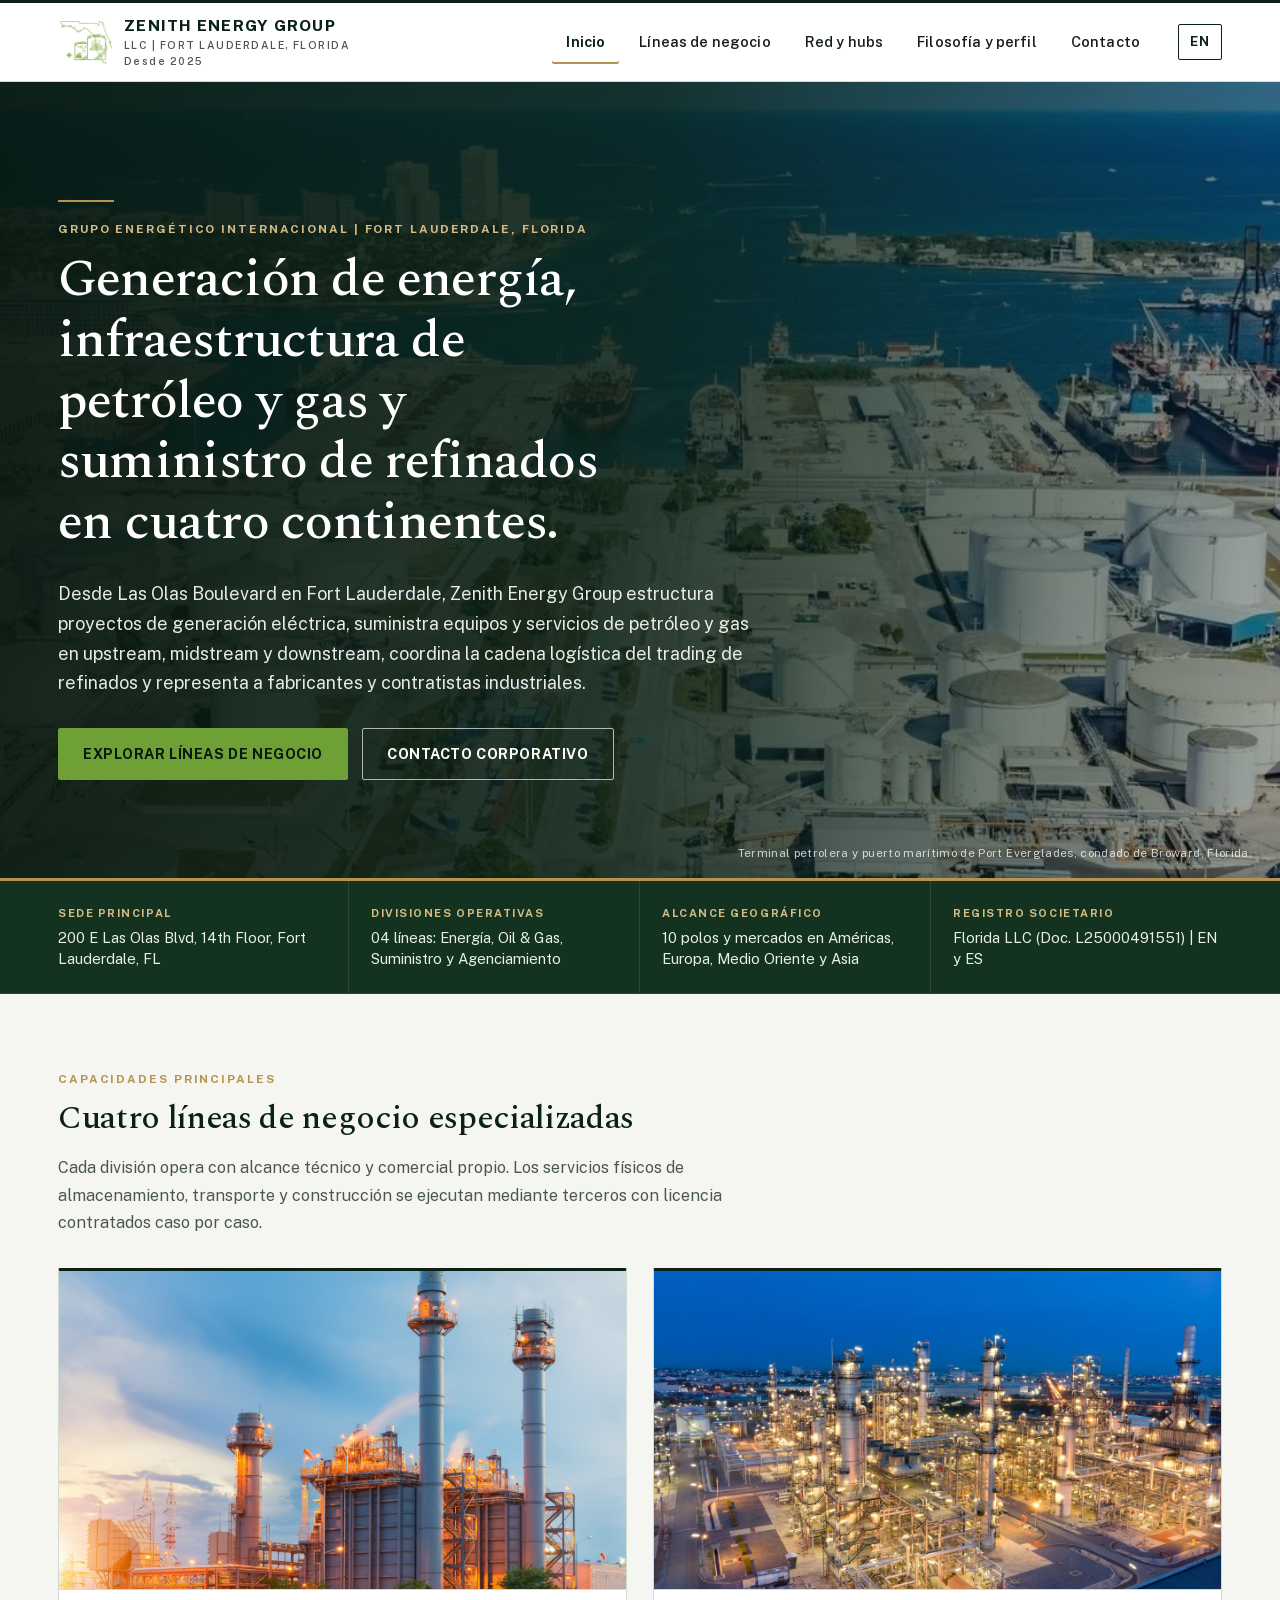
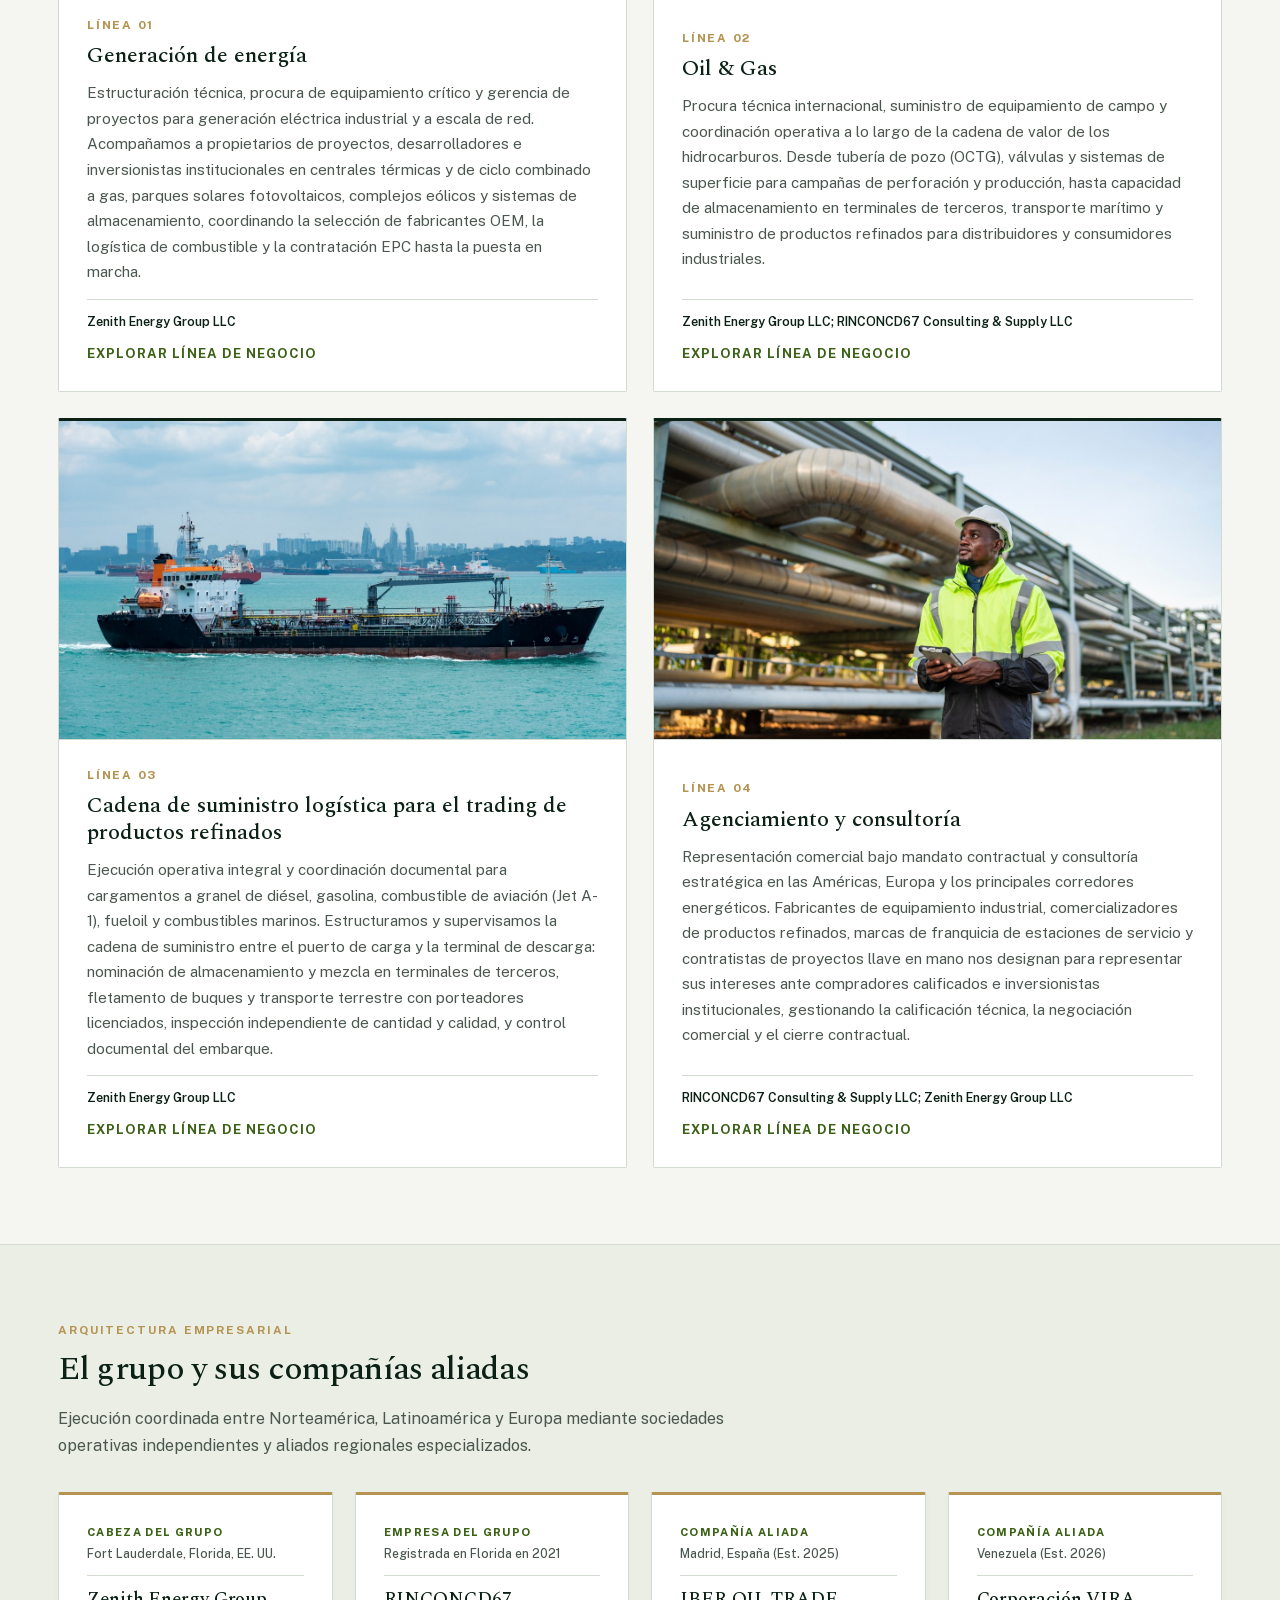
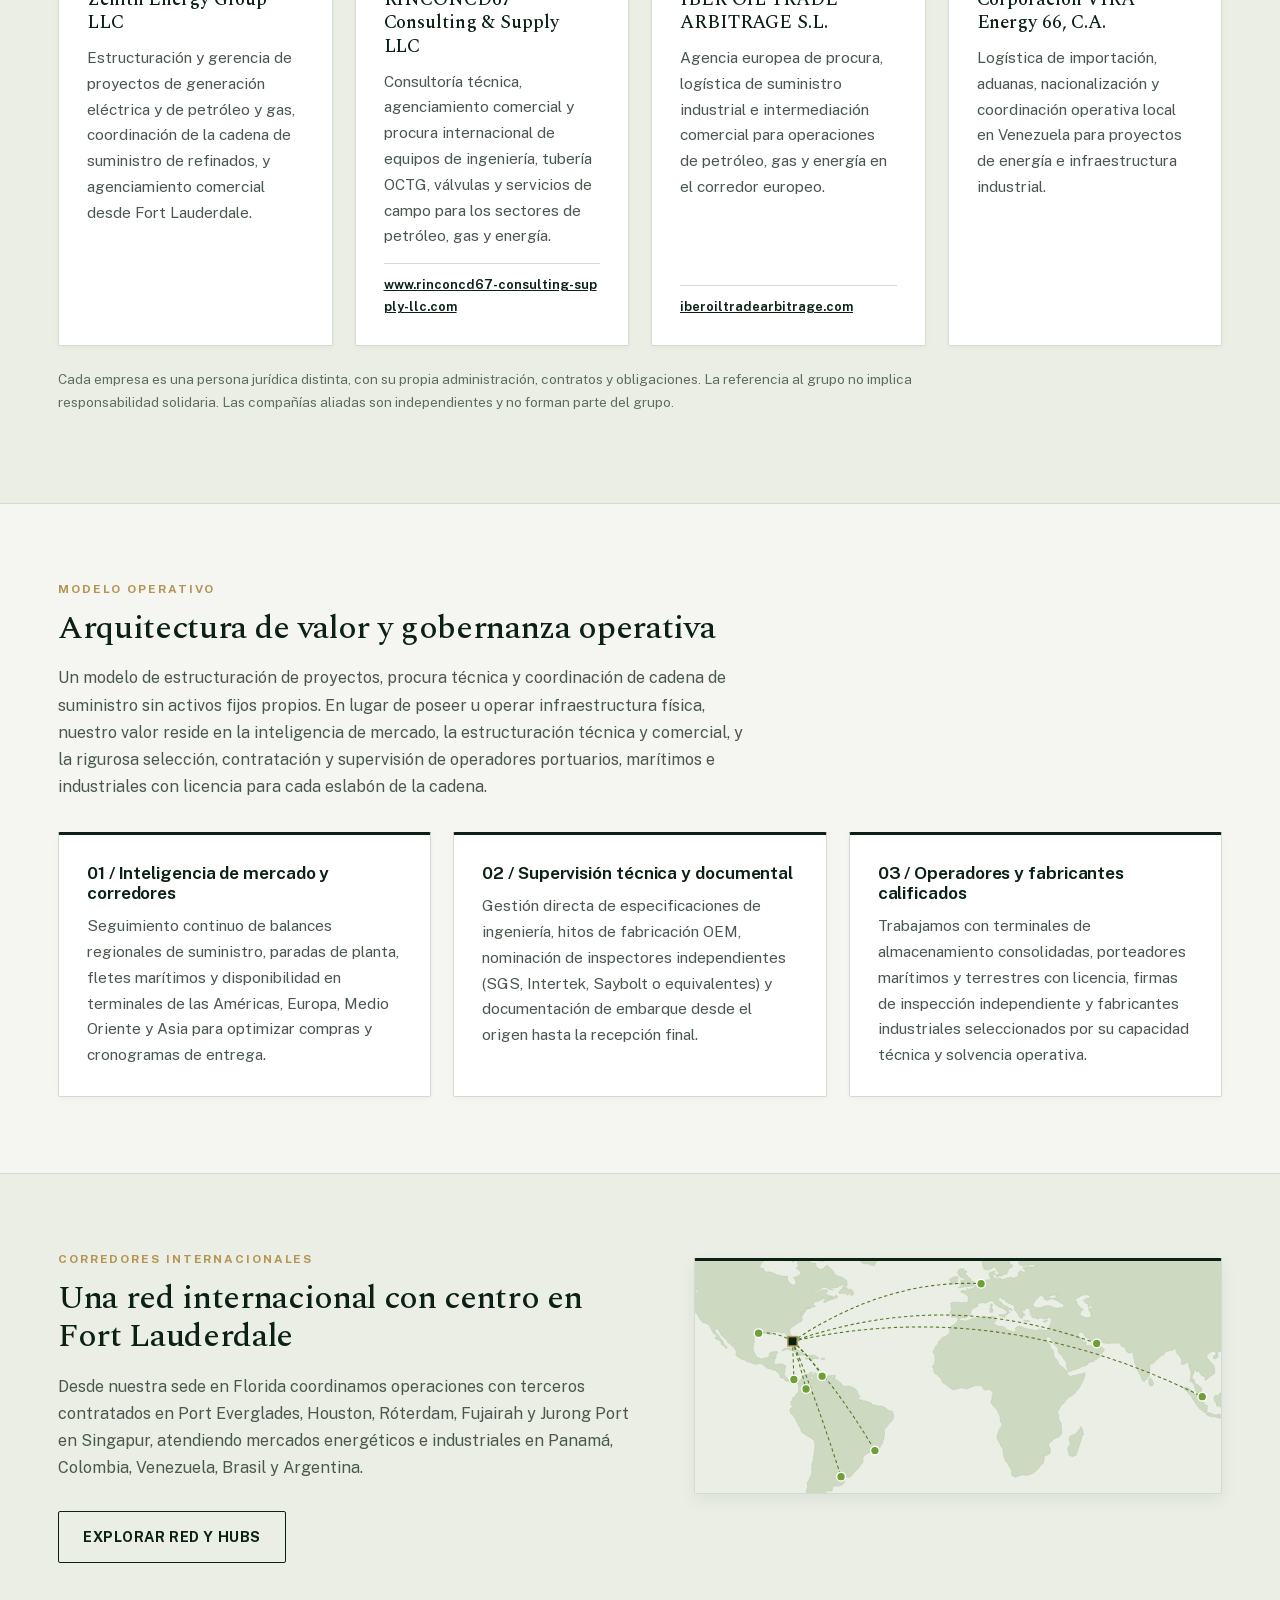
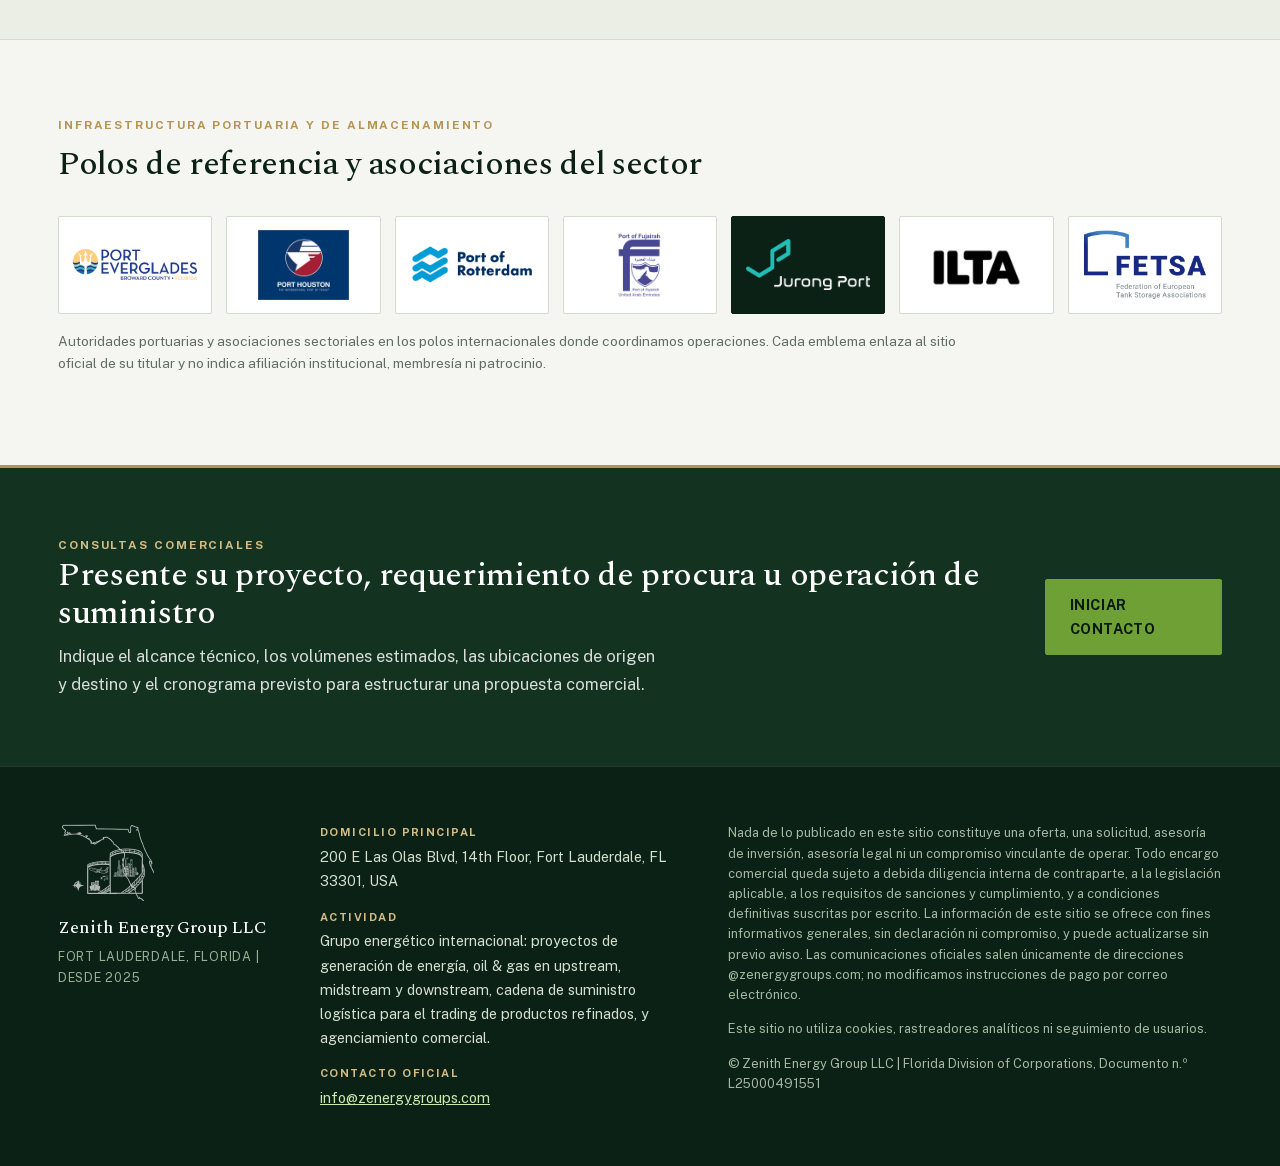
<file: es/index.html>
<!DOCTYPE html>
<html lang="es">
<head>
<meta charset="UTF-8">
<meta name="viewport" content="width=device-width, initial-scale=1.0">
<title>Zenith Energy Group LLC | Generación de energía, Oil &amp; Gas, cadena de suministro y agenciamiento</title>
<meta name="description" content="Zenith Energy Group LLC, con sede en Fort Lauderdale, Florida, estructura y coordina proyectos de generación de energía, procura y suministro en oil &amp; gas, logística de productos refinados y agenciamiento comercial.">
<link rel="canonical" href="https://www.zenergygroups.com/es/">
<link rel="alternate" hreflang="en" href="https://www.zenergygroups.com/en/">
<link rel="alternate" hreflang="es" href="https://www.zenergygroups.com/es/">
<link rel="alternate" hreflang="x-default" href="https://www.zenergygroups.com/en/">
<link rel="icon" type="image/png" href="../assets/img/favicon.png">
<meta property="og:site_name" content="Zenith Energy Group LLC">
<meta property="og:title" content="Zenith Energy Group LLC | Generación de energía, Oil &amp; Gas, cadena de suministro y agenciamiento">
<meta property="og:description" content="Zenith Energy Group LLC, con sede en Fort Lauderdale, Florida, estructura y coordina proyectos de generación de energía, procura y suministro en oil &amp; gas, logística de productos refinados y agenciamiento comercial.">
<meta property="og:type" content="website">
<meta property="og:url" content="https://www.zenergygroups.com/es/">
<meta property="og:image" content="https://www.zenergygroups.com/assets/img/zenith-logo.png">
<link rel="preload" href="../assets/fonts/PublicSans-var.woff2" as="font" type="font/woff2" crossorigin>
<link rel="preload" href="../assets/fonts/Spectral-500.woff2" as="font" type="font/woff2" crossorigin>
<link rel="stylesheet" href="../assets/css/style.css?v=63037df8a5">
<script type="application/ld+json">{"@context": "https://schema.org", "@type": "Organization", "name": "Zenith Energy Group LLC", "url": "https://www.zenergygroups.com/", "email": "info@zenergygroups.com", "logo": "https://www.zenergygroups.com/assets/img/zenith-logo.png", "address": {"@type": "PostalAddress", "streetAddress": "200 E Las Olas Blvd, 14th Floor", "addressLocality": "Fort Lauderdale", "addressRegion": "FL", "postalCode": "33301", "addressCountry": "US"}}</script>
<script src="../assets/js/main.js?v=63037df8a5" defer></script>
</head>
<body>
<a class="skip" href="#main">Ir al contenido</a>
<header class="top"><div class="wrap topbar">
  <a class="brand" href="index.html" aria-label="Zenith Energy Group LLC">
    <img src="../assets/img/zenith-mark.png" alt="" width="54" height="44">
    <span>ZENITH ENERGY GROUP<small>LLC | FORT LAUDERDALE, FLORIDA</small><small>Desde 2025</small></span>
  </a>
  <nav class="nav" id="mainNav" aria-label="Principal"><a href="index.html" aria-current="page">Inicio</a><a href="services.html">Líneas de negocio</a><a href="network.html">Red y hubs</a><a href="compliance.html">Filosofía y perfil</a><a href="contact.html">Contacto</a></nav>
  <div class="tools">
    <a class="lang" href="../en/index.html" hreflang="en" lang="en">EN</a>
    <button class="menu" id="menuBtn" type="button" aria-controls="mainNav" aria-expanded="false">Menú</button>
  </div>
</div></header>
<main id="main">
<section class="hero photo"><div class="wrap">
  <div class="rule-bar"></div>
  <p class="kicker">GRUPO ENERGÉTICO INTERNACIONAL | FORT LAUDERDALE, FLORIDA</p>
  <h1>Generación de energía, infraestructura de petróleo y gas y suministro de refinados en cuatro continentes.</h1>
  <p class="lead">Desde Las Olas Boulevard en Fort Lauderdale, Zenith Energy Group estructura proyectos de generación eléctrica, suministra equipos y servicios de petróleo y gas en upstream, midstream y downstream, coordina la cadena logística del trading de refinados y representa a fabricantes y contratistas industriales.</p>
  <div class="actions"><a class="btn" href="services.html">Explorar líneas de negocio</a><a class="btn ghost" href="contact.html">Contacto corporativo</a></div>
  <p class="credit">Terminal petrolera y puerto marítimo de Port Everglades, condado de Broward, Florida.</p>
</div></section>
<section class="facts"><div class="wrap facts-grid">
  <p><b>Sede principal</b>200 E Las Olas Blvd, 14th Floor, Fort Lauderdale, FL</p>
  <p><b>Divisiones operativas</b>04 líneas: Energía, Oil & Gas, Suministro y Agenciamiento</p>
  <p><b>Alcance geográfico</b>10 polos y mercados en Américas, Europa, Medio Oriente y Asia</p>
  <p><b>Registro societario</b>Florida LLC (Doc. L25000491551) | EN y ES</p>
</div></section>
<section class="band wrap">
  <div class="sec-head">
    <p class="kicker">CAPACIDADES PRINCIPALES</p>
    <h2>Cuatro líneas de negocio especializadas</h2>
    <p class="body-text">Cada división opera con alcance técnico y comercial propio. Los servicios físicos de almacenamiento, transporte y construcción se ejecutan mediante terceros con licencia contratados caso por caso.</p>
  </div>
  <div class="lines"><a class="line" href="services.html#power"><img src="../assets/img/lines/power.jpg" alt="" loading="lazy" width="1280" height="800"><span class="lbody"><span class="num">LÍNEA 01</span><b>Generación de energía</b><span class="ltxt">Estructuración técnica, procura de equipamiento crítico y gerencia de proyectos para generación eléctrica industrial y a escala de red. Acompañamos a propietarios de proyectos, desarrolladores e inversionistas institucionales en centrales térmicas y de ciclo combinado a gas, parques solares fotovoltaicos, complejos eólicos y sistemas de almacenamiento, coordinando la selección de fabricantes OEM, la logística de combustible y la contratación EPC hasta la puesta en marcha.</span><span class="lcos">Zenith Energy Group LLC</span><span class="more">Explorar línea de negocio</span></span></a><a class="line" href="services.html#oilgas"><img src="../assets/img/lines/oilgas.jpg" alt="" loading="lazy" width="1280" height="800"><span class="lbody"><span class="num">LÍNEA 02</span><b>Oil & Gas</b><span class="ltxt">Procura técnica internacional, suministro de equipamiento de campo y coordinación operativa a lo largo de la cadena de valor de los hidrocarburos. Desde tubería de pozo (OCTG), válvulas y sistemas de superficie para campañas de perforación y producción, hasta capacidad de almacenamiento en terminales de terceros, transporte marítimo y suministro de productos refinados para distribuidores y consumidores industriales.</span><span class="lcos">Zenith Energy Group LLC; RINCONCD67 Consulting &amp; Supply LLC</span><span class="more">Explorar línea de negocio</span></span></a><a class="line" href="services.html#supply"><img src="../assets/img/lines/supply.jpg" alt="" loading="lazy" width="1280" height="800"><span class="lbody"><span class="num">LÍNEA 03</span><b>Cadena de suministro logística para el trading de productos refinados</b><span class="ltxt">Ejecución operativa integral y coordinación documental para cargamentos a granel de diésel, gasolina, combustible de aviación (Jet A-1), fueloil y combustibles marinos. Estructuramos y supervisamos la cadena de suministro entre el puerto de carga y la terminal de descarga: nominación de almacenamiento y mezcla en terminales de terceros, fletamento de buques y transporte terrestre con porteadores licenciados, inspección independiente de cantidad y calidad, y control documental del embarque.</span><span class="lcos">Zenith Energy Group LLC</span><span class="more">Explorar línea de negocio</span></span></a><a class="line" href="services.html#agency"><img src="../assets/img/lines/agency.jpg" alt="" loading="lazy" width="1280" height="800"><span class="lbody"><span class="num">LÍNEA 04</span><b>Agenciamiento y consultoría</b><span class="ltxt">Representación comercial bajo mandato contractual y consultoría estratégica en las Américas, Europa y los principales corredores energéticos. Fabricantes de equipamiento industrial, comercializadores de productos refinados, marcas de franquicia de estaciones de servicio y contratistas de proyectos llave en mano nos designan para representar sus intereses ante compradores calificados e inversionistas institucionales, gestionando la calificación técnica, la negociación comercial y el cierre contractual.</span><span class="lcos">RINCONCD67 Consulting &amp; Supply LLC; Zenith Energy Group LLC</span><span class="more">Explorar línea de negocio</span></span></a></div>
</section>
<section class="band alt"><div class="wrap">
  <div class="sec-head">
    <p class="kicker">ARQUITECTURA EMPRESARIAL</p>
    <h2>El grupo y sus compañías aliadas</h2>
    <p class="body-text">Ejecución coordinada entre Norteamérica, Latinoamérica y Europa mediante sociedades operativas independientes y aliados regionales especializados.</p>
  </div>
  <div class="cards cos"><article class="card co"><div class="co-head"><span class="tag">Cabeza del grupo</span><span class="co-loc">Fort Lauderdale, Florida, EE. UU.</span></div><h3>Zenith Energy Group LLC</h3><p>Estructuración y gerencia de proyectos de generación eléctrica y de petróleo y gas, coordinación de la cadena de suministro de refinados, y agenciamiento comercial desde Fort Lauderdale.</p></article><article class="card co"><div class="co-head"><span class="tag">Empresa del grupo</span><span class="co-loc">Registrada en Florida en 2021</span></div><h3>RINCONCD67 Consulting &amp; Supply LLC</h3><p>Consultoría técnica, agenciamiento comercial y procura internacional de equipos de ingeniería, tubería OCTG, válvulas y servicios de campo para los sectores de petróleo, gas y energía.</p><a class="ext" href="https://www.rinconcd67-consulting-supply-llc.com" rel="noopener" target="_blank">www.rinconcd67-consulting-supply-llc.com</a></article><article class="card co"><div class="co-head"><span class="tag">Compañía aliada</span><span class="co-loc">Madrid, España (Est. 2025)</span></div><h3>IBER OIL TRADE ARBITRAGE S.L.</h3><p>Agencia europea de procura, logística de suministro industrial e intermediación comercial para operaciones de petróleo, gas y energía en el corredor europeo.</p><a class="ext" href="https://iberoiltradearbitrage.com" rel="noopener" target="_blank">iberoiltradearbitrage.com</a></article><article class="card co"><div class="co-head"><span class="tag">Compañía aliada</span><span class="co-loc">Venezuela (Est. 2026)</span></div><h3>Corporación VIRA Energy 66, C.A.</h3><p>Logística de importación, aduanas, nacionalización y coordinación operativa local en Venezuela para proyectos de energía e infraestructura industrial.</p></article></div>
  <p class="small grpnote">Cada empresa es una persona jurídica distinta, con su propia administración, contratos y obligaciones. La referencia al grupo no implica responsabilidad solidaria. Las compañías aliadas son independientes y no forman parte del grupo.</p>
</div></section>
<section class="band wrap">
  <div class="sec-head">
    <p class="kicker">MODELO OPERATIVO</p>
    <h2>Arquitectura de valor y gobernanza operativa</h2>
    <p class="body-text">Un modelo de estructuración de proyectos, procura técnica y coordinación de cadena de suministro sin activos fijos propios. En lugar de poseer u operar infraestructura física, nuestro valor reside en la inteligencia de mercado, la estructuración técnica y comercial, y la rigurosa selección, contratación y supervisión de operadores portuarios, marítimos e industriales con licencia para cada eslabón de la cadena.</p>
  </div>
  <div class="cards"><article class="card"><h3>01 / Inteligencia de mercado y corredores</h3><p>Seguimiento continuo de balances regionales de suministro, paradas de planta, fletes marítimos y disponibilidad en terminales de las Américas, Europa, Medio Oriente y Asia para optimizar compras y cronogramas de entrega.</p></article><article class="card"><h3>02 / Supervisión técnica y documental</h3><p>Gestión directa de especificaciones de ingeniería, hitos de fabricación OEM, nominación de inspectores independientes (SGS, Intertek, Saybolt o equivalentes) y documentación de embarque desde el origen hasta la recepción final.</p></article><article class="card"><h3>03 / Operadores y fabricantes calificados</h3><p>Trabajamos con terminales de almacenamiento consolidadas, porteadores marítimos y terrestres con licencia, firmas de inspección independiente y fabricantes industriales seleccionados por su capacidad técnica y solvencia operativa.</p></article></div>
</section>
<section class="band alt"><div class="wrap split">
  <div>
    <p class="kicker">CORREDORES INTERNACIONALES</p>
    <h2>Una red internacional con centro en Fort Lauderdale</h2>
    <p class="body-text">Desde nuestra sede en Florida coordinamos operaciones con terceros contratados en Port Everglades, Houston, Róterdam, Fujairah y Jurong Port en Singapur, atendiendo mercados energéticos e industriales en Panamá, Colombia, Venezuela, Brasil y Argentina.</p>
    <div class="actions"><a class="btn ghost" href="network.html">Explorar red y hubs</a></div>
  </div>
  <a class="mapthumb" href="network.html" aria-label="Explorar red y hubs"><svg class="hubmap" viewBox="187 33 787 347" aria-hidden="true" focusable="false"><rect x="187" y="33" width="787" height="347" fill="#eaeee5"/><path d="M374.2,419.8L378.5,421.8L383.2,422.7L381.7,424.3L378.5,424.5L376.8,423.3L375.7,424.7L372.8,425.7L369.2,425.3L366.8,424.3L363.3,423.8L359.1,422.0L355.7,420.2L351.1,416.5L353.9,417.2L358.6,419.4L363.0,420.6L364.7,419.0L365.8,416.8L368.8,415.4L371.2,415.8L372.5,417.3L374.2,419.8Z M404.8,410.7L407.5,412.2L406.5,413.3L402.0,414.3L400.5,413.2L397.7,414.7L396.0,413.2L400.0,411.2L402.8,412.0L404.8,410.7Z M834.3,406.0L829.1,406.2L829.1,404.5L829.6,403.1L829.8,402.4L831.9,403.4L835.1,403.9L835.2,404.5L834.3,406.0Z M1084.7,376.3L1087.9,377.4L1089.7,377.0L1092.3,376.3L1094.3,376.5L1094.5,380.5L1093.4,381.7L1093.0,384.3L1091.9,383.4L1089.6,385.8L1088.9,385.6L1086.8,385.5L1084.8,382.6L1084.3,380.4L1082.4,377.5L1082.5,376.0L1084.7,376.3Z M1176.7,376.7L1177.5,378.1L1179.9,376.7L1180.8,378.1L1180.8,379.5L1179.6,381.1L1177.4,383.5L1175.7,384.9L1176.9,386.5L1174.4,386.5L1171.5,387.8L1170.6,390.0L1168.7,393.3L1166.1,394.8L1164.4,395.8L1161.4,395.7L1159.2,394.6L1155.6,394.4L1155.0,393.1L1156.8,390.7L1161.0,387.4L1163.2,386.8L1165.6,385.5L1168.4,383.7L1170.4,382.0L1171.9,379.5L1173.2,378.7L1173.7,376.8L1176.0,375.3L1176.7,376.7Z M1182.0,360.8L1184.5,364.3L1184.5,362.0L1186.0,362.9L1186.5,365.5L1189.2,366.6L1191.5,366.8L1193.4,365.5L1195.1,365.9L1194.3,368.9L1193.2,370.8L1190.7,370.8L1189.8,371.8L1190.1,373.2L1189.6,373.8L1188.4,375.6L1186.7,377.9L1184.1,379.3L1183.6,378.4L1182.2,377.9L1184.1,375.2L1183.0,373.3L1179.4,372.0L1179.5,370.8L1181.9,369.6L1182.5,367.0L1182.3,364.9L1181.0,362.7L1181.1,362.1L1179.5,360.7L1176.9,357.7L1175.4,355.4L1176.7,355.1L1178.5,357.0L1181.1,357.8L1182.0,360.8Z M1157.1,314.1L1155.8,314.9L1154.0,314.0L1151.6,312.5L1149.4,310.7L1147.2,308.4L1146.8,307.3L1148.2,307.3L1150.1,308.4L1151.5,309.6L1152.6,310.5L1155.3,312.6L1157.1,314.1Z M1194.6,298.0L1195.7,299.0L1195.2,300.7L1193.1,301.2L1191.3,300.8L1191.0,299.3L1192.2,298.2L1193.7,298.6L1194.6,298.0Z M0.0,295.4M1197.9,296.2L1195.8,296.9L1195.3,295.7L1197.0,295.0L1198.0,294.8M0.0,293.8L0.7,293.6L0.3,295.2L0.0,295.4Z M1159.5,295.1L1158.4,295.6L1157.3,294.1L1157.4,293.2L1159.5,295.1Z M1157.0,290.0L1157.6,292.7L1156.7,292.3L1156.0,292.5L1155.5,291.5L1155.4,289.0L1157.0,290.0Z M766.9,285.4L767.4,289.4L768.3,291.0L767.9,292.6L767.3,293.6L766.2,291.6L765.6,292.6L766.2,295.1L765.9,296.5L765.0,297.3L764.8,300.1L763.5,304.0L761.8,308.6L759.8,314.9L758.5,319.5L757.0,323.4L754.3,324.2L751.4,325.6L749.4,324.7L746.8,323.5L745.9,321.8L745.7,318.8L744.5,316.2L744.2,313.8L744.8,311.4L746.3,310.8L746.3,309.7L747.9,307.2L748.2,305.0L747.4,303.4L746.8,301.3L746.5,298.3L747.7,296.4L748.2,294.3L749.8,294.2L751.7,293.5L752.9,292.9L754.4,292.8L756.3,290.9L759.0,288.9L760.0,287.2L759.6,285.8L761.0,286.2L762.8,283.9L762.9,281.8L764.0,280.4L765.1,281.8L766.0,283.2L766.9,285.4Z M1078.5,286.1L1079.7,288.7L1081.9,287.5L1083.0,288.9L1084.6,290.2L1084.2,291.7L1085.0,294.5L1085.5,296.2L1086.3,296.6L1087.2,299.4L1086.9,301.2L1088.0,303.4L1091.6,305.2L1093.9,306.8L1096.2,308.2L1095.7,309.0L1097.6,311.1L1098.9,314.7L1100.3,314.0L1101.6,315.4L1102.4,314.9L1103.0,318.5L1105.4,320.5L1106.9,321.8L1109.5,324.5L1110.5,327.2L1110.5,329.1L1110.3,331.1L1111.9,334.0L1111.7,336.9L1111.1,338.5L1110.2,341.4L1110.3,343.3L1109.6,345.7L1108.2,348.8L1105.7,350.4L1104.5,353.0L1103.4,354.6L1102.4,357.5L1101.1,359.2L1100.3,361.7L1099.8,364.0L1100.0,365.0L1098.1,366.2L1094.4,366.3L1091.3,367.7L1089.7,369.0L1087.7,370.4L1085.0,368.9L1082.9,368.3L1083.4,366.6L1081.6,367.2L1078.7,369.7L1075.8,368.8L1073.9,368.2L1072.0,368.0L1068.8,367.0L1066.6,365.0L1066.0,362.4L1065.3,360.7L1063.6,359.4L1060.4,359.0L1061.5,357.4L1060.7,354.9L1059.1,357.2L1056.1,357.8L1057.8,356.0L1058.4,354.0L1059.6,352.4L1059.4,349.9L1056.7,352.8L1054.6,353.9L1053.3,356.6L1050.7,355.2L1050.8,353.4L1048.7,351.0L1047.0,349.8L1047.6,349.0L1043.3,347.0L1041.0,346.9L1037.8,345.3L1031.8,345.6L1027.5,346.8L1023.7,347.9L1020.5,347.7L1017.0,349.4L1014.1,350.1L1013.4,351.9L1012.2,353.2L1009.4,353.3L1007.3,353.6L1004.3,353.0L1001.9,353.4L999.6,353.5L997.7,355.3L996.7,355.2L995.0,356.1L993.4,357.2L991.0,357.0L988.7,357.0L985.2,354.9L983.4,354.3L983.5,352.4L985.1,351.9L985.7,351.1L985.6,349.9L986.0,347.6L985.6,345.6L983.9,342.3L983.3,340.4L983.5,338.5L982.1,336.3L982.1,335.3L980.6,334.0L980.2,331.4L978.3,328.7L977.8,327.3L979.3,328.8L978.1,325.7L979.8,326.6L980.8,327.9L980.7,326.2L979.1,323.6L978.8,322.5L978.0,321.5L978.3,319.6L979.0,318.8L979.5,317.1L979.1,315.2L980.5,312.8L980.7,315.3L982.2,313.0L984.9,311.9L986.5,310.5L989.0,309.2L990.5,309.0L991.5,309.4L994.1,308.2L996.1,307.8L996.6,307.1L997.5,306.7L999.3,306.8L1002.9,305.9L1004.7,304.4L1005.5,302.6L1007.5,300.9L1007.6,299.6L1007.7,297.7L1010.0,294.9L1011.4,297.8L1012.9,297.1L1011.7,295.6L1012.7,293.9L1014.2,294.7L1014.6,292.1L1016.4,290.5L1017.2,289.2L1018.9,288.6L1019.0,287.7L1020.4,288.0L1020.5,287.2L1021.9,286.7L1023.6,286.3L1026.0,287.8L1027.9,289.8L1029.9,289.8L1032.1,290.1L1031.4,288.3L1033.0,285.6L1034.5,284.7L1033.9,283.9L1035.4,282.0L1037.4,280.8L1039.1,281.2L1041.9,280.6L1041.9,278.9L1039.4,277.8L1041.2,277.3L1043.4,278.1L1045.2,279.5L1048.0,280.4L1048.9,280.0L1051.0,281.0L1052.9,280.1L1054.2,280.4L1055.0,279.7L1056.5,281.4L1055.6,283.2L1054.4,284.5L1053.2,284.6L1053.6,286.0L1052.6,287.6L1051.4,289.3L1051.7,290.2L1054.3,292.1L1056.9,293.1L1058.6,294.3L1061.0,296.3L1062.0,296.3L1063.7,297.1L1064.2,298.1L1067.4,299.3L1069.6,298.1L1070.2,296.3L1070.9,294.9L1071.3,293.0L1072.3,290.4L1071.9,288.8L1072.1,287.8L1071.7,285.9L1072.2,283.4L1072.8,282.7L1072.3,281.6L1073.1,279.8L1073.7,278.0L1073.8,277.0L1075.1,275.8L1076.0,277.4L1076.2,279.5L1077.1,279.9L1077.2,281.3L1078.4,283.0L1078.7,284.9L1078.5,286.1Z M1140.4,275.2L1141.3,276.3L1139.0,276.3L1137.7,274.2L1139.7,275.0L1140.4,275.2Z M1002.4,274.3L1001.0,274.4L996.6,272.1L999.7,271.4L1001.4,272.4L1002.6,273.4L1002.4,274.3Z M1136.2,273.1L1134.9,273.2L1132.8,272.9L1132.1,272.3L1132.3,271.0L1134.5,271.5L1135.6,272.2L1136.2,273.1Z M1138.9,272.2L1138.4,272.8L1136.0,269.9L1135.3,267.9L1136.4,267.9L1137.6,270.6L1138.9,272.2Z M1014.8,274.0L1011.9,274.7L1011.5,274.3L1011.8,273.2L1013.3,271.2L1016.6,269.9L1017.0,269.1L1019.8,268.3L1022.1,268.2L1023.2,267.8L1024.5,268.2L1023.2,269.1L1019.8,270.6L1017.0,271.5L1014.8,274.0Z M993.0,267.2L994.2,268.1L996.3,267.8L997.1,269.2L993.2,269.9L990.9,270.3L989.1,270.3L990.3,268.4L992.1,268.4L993.0,267.2Z M1009.7,267.2L1009.2,269.0L1004.2,270.0L999.7,269.6L999.7,268.4L1002.4,267.7L1004.5,268.7L1006.7,268.4L1009.7,267.2Z M1132.9,268.0L1133.1,268.7L1130.4,267.3L1128.6,266.1L1127.4,264.9L1127.9,264.6L1129.4,265.4L1132.1,266.9L1132.9,268.0Z M1125.1,264.7L1124.5,264.9L1123.0,264.1L1121.6,262.8L1121.8,262.2L1123.8,263.6L1125.1,264.7Z M962.1,262.8L968.5,263.1L969.2,261.8L975.4,263.4L976.6,265.5L981.6,266.1L985.7,268.1L981.9,269.4L978.2,268.0L975.2,268.1L971.7,267.9L968.6,267.3L964.8,266.0L962.3,265.7L960.9,266.1L954.8,264.7L954.3,263.3L951.2,263.0L953.5,259.9L957.5,260.1L960.2,261.4L961.6,261.6L962.1,262.8Z M1049.1,260.9L1047.4,263.2L1047.0,260.7L1047.6,259.5L1048.3,258.3L1049.1,259.3L1049.1,260.9Z M1119.6,262.9L1118.7,263.3L1117.2,262.0L1115.8,259.9L1115.1,257.3L1115.5,257.0L1115.9,258.0L1116.9,258.8L1118.5,260.9L1120.1,262.0L1119.6,262.9Z M1106.6,258.5L1104.9,258.7L1104.3,259.7L1102.5,260.5L1100.8,261.3L1099.0,261.3L1096.3,260.3L1094.4,259.4L1094.7,258.3L1097.7,258.8L1099.5,258.6L1100.0,257.0L1100.5,256.9L1100.8,258.6L1102.7,258.4L1103.6,257.2L1105.5,256.1L1105.1,254.1L1107.1,254.0L1107.8,254.6L1107.7,256.4L1106.6,258.5Z M1024.2,251.7L1022.9,252.8L1020.6,252.2L1020.0,250.8L1023.3,250.6L1024.2,251.7Z M1034.9,250.5L1036.1,253.1L1033.3,251.7L1030.5,251.4L1028.6,251.6L1026.3,251.5L1027.1,249.7L1031.2,249.5L1034.9,250.5Z M1110.5,255.2L1109.4,256.1L1108.8,254.1L1108.0,252.8L1106.5,251.7L1104.6,250.3L1102.2,249.3L1103.1,248.5L1104.9,249.5L1106.1,250.2L1107.5,251.0L1108.8,252.4L1110.1,253.5L1110.5,255.2Z M1047.1,244.0L1048.1,249.4L1051.5,251.4L1054.3,247.9L1058.1,245.9L1061.1,245.9L1064.0,247.0L1066.4,248.2L1070.0,248.9L1075.8,251.2L1081.9,253.1L1084.2,254.8L1086.1,256.5L1086.6,258.4L1092.2,260.5L1093.0,262.3L1089.9,262.6L1090.6,264.8L1093.6,267.0L1095.8,270.6L1097.7,270.4L1097.6,271.9L1100.1,272.5L1099.1,273.1L1102.7,274.5L1102.3,275.5L1100.1,275.7L1099.3,274.9L1096.4,274.5L1093.0,274.0L1090.5,271.9L1088.6,270.0L1086.8,267.1L1082.5,265.6L1079.7,266.6L1077.6,267.7L1078.0,270.2L1075.4,271.3L1073.6,270.7L1070.1,270.6L1067.1,267.9L1063.8,267.2L1062.9,268.1L1058.7,268.2L1060.1,265.5L1062.2,264.6L1061.4,261.0L1059.8,258.2L1053.3,255.4L1050.6,255.1L1045.5,252.0L1044.6,253.6L1043.3,253.9L1042.5,252.7L1042.5,251.2L1040.0,249.6L1043.6,248.4L1045.9,248.5L1045.7,247.6L1040.8,247.6L1039.5,245.6L1036.5,245.0L1035.1,243.3L1039.6,242.5L1041.3,241.4L1046.6,242.8L1047.1,244.0Z M1017.5,235.4L1014.8,238.8L1012.3,239.4L1009.1,238.8L1003.5,238.9L1000.6,239.4L1000.1,241.9L1003.1,244.9L1004.9,243.4L1011.1,242.2L1010.9,243.8L1009.4,243.3L1008.0,245.3L1005.0,246.5L1008.2,250.8L1007.6,252.0L1010.6,255.8L1010.5,258.0L1008.8,259.0L1007.5,257.8L1009.1,255.1L1005.8,256.4L1005.0,255.4L1005.4,254.2L1003.0,252.2L1003.2,249.0L1001.0,250.0L1001.3,253.9L1001.4,258.6L999.3,259.1L997.9,258.1L998.8,255.1L998.3,251.8L996.9,251.8L995.9,249.5L997.3,247.4L997.7,244.7L999.4,239.7L1000.1,238.3L1003.0,235.8L1005.6,236.8L1009.8,237.3L1013.6,237.1L1016.9,234.7L1017.5,235.4Z M1029.0,236.4L1028.8,239.3L1027.1,239.0L1026.6,241.0L1027.9,242.8L1027.0,243.2L1025.7,241.1L1024.7,236.8L1025.3,234.1L1026.4,232.9L1026.7,234.8L1028.7,235.0L1029.0,236.4Z M952.7,259.7L949.0,259.8L946.2,257.0L941.9,254.3L940.5,252.2L938.0,249.5L936.3,247.0L933.8,242.4L930.9,239.6L929.9,236.7L928.7,234.1L925.7,232.0L923.9,229.1L921.4,227.3L917.9,223.6L917.6,221.9L919.8,222.0L924.9,222.7L927.9,225.9L930.5,228.2L932.3,229.6L935.5,233.2L938.9,233.2L941.7,235.5L943.6,238.3L946.1,239.8L944.8,242.6L946.7,243.7L947.9,243.8L948.5,246.1L949.6,248.0L952.1,248.3L953.7,250.4L952.9,254.5L952.7,259.7Z M992.9,234.1L996.7,237.2L992.7,237.6L991.6,239.8L991.7,242.9L988.5,245.1L988.4,248.5L987.2,253.6L986.7,252.4L982.9,253.9L981.6,251.9L979.2,251.7L977.5,250.6L973.6,251.8L972.3,250.2L970.2,250.4L967.4,250.0L966.9,245.5L965.2,244.6L963.6,241.7L963.2,238.8L963.6,235.7L965.5,233.5L968.0,234.6L970.6,234.0L971.2,231.2L972.7,230.6L976.7,229.8L979.0,227.2L980.7,225.1L982.0,223.8L984.8,222.0L987.4,219.7L989.1,217.1L990.4,217.1L992.1,218.8L992.3,220.2L994.5,221.1L997.3,222.1L997.0,223.5L994.8,223.6L995.4,225.3L992.9,226.4L991.0,229.4L993.5,232.6L992.9,234.1Z M1021.3,212.1L1021.6,214.3L1021.8,216.2L1020.7,219.3L1019.4,215.9L1017.9,217.5L1018.9,220.0L1018.0,221.6L1014.1,219.6L1013.1,217.2L1014.1,215.6L1012.0,214.1L1011.0,215.4L1009.4,215.3L1007.0,217.2L1006.4,216.2L1007.7,213.4L1009.8,212.4L1011.6,211.2L1012.8,212.7L1015.3,211.8L1015.9,210.3L1018.2,210.2L1018.0,207.6L1020.7,209.2L1021.0,210.9L1021.3,212.1Z M870.7,219.5L867.8,220.3L866.2,217.6L865.7,212.8L867.2,207.4L869.5,209.3L871.0,211.6L872.6,215.1L872.1,218.6L870.7,219.5Z M396.9,206.5L394.1,206.8L393.5,206.5L394.5,205.6L394.4,204.3L396.3,203.9L397.0,204.0L396.9,206.5Z M1013.3,205.9L1012.1,207.0L1011.0,209.1L1010.0,210.1L1007.9,207.8L1008.6,206.9L1009.5,206.0L1009.8,203.9L1011.7,203.7L1011.1,205.9L1013.6,202.7L1013.3,205.9Z M995.0,209.1L990.6,212.3L992.2,209.9L994.6,207.9L996.6,205.6L998.4,202.3L999.0,205.0L996.8,206.8L995.0,209.1Z M1006.3,200.5L1008.3,201.5L1010.4,201.5L1010.3,202.9L1008.8,204.4L1006.7,205.4L1006.6,203.8L1006.8,202.1L1006.3,200.5Z M1018.3,199.6L1019.3,203.3L1016.7,202.5L1016.8,203.6L1017.6,205.6L1016.0,206.4L1015.9,204.0L1014.9,203.9L1014.3,201.8L1016.3,202.1L1016.3,200.8L1014.2,198.3L1017.4,198.4L1018.3,199.6Z M1005.1,196.6L1004.2,199.5L1002.8,197.8L1001.1,195.3L1003.9,195.4L1005.1,196.6Z M1004.4,178.5L1006.5,179.4L1007.5,178.5L1007.8,179.4L1007.2,180.8L1008.4,183.2L1007.5,185.9L1005.5,187.0L1005.0,189.7L1005.8,192.4L1007.5,192.8L1009.0,192.4L1013.2,194.2L1012.8,196.0L1013.9,196.8L1013.6,198.4L1011.0,196.7L1009.8,195.0L1008.9,196.2L1006.8,194.2L1003.8,194.7L1002.1,194.0L1002.3,192.6L1003.3,191.7L1002.3,191.0L1001.9,192.2L1000.2,190.2L999.7,188.8L999.6,185.6L1001.0,186.7L1001.3,181.5L1002.4,178.5L1004.4,178.5Z M381.4,179.4L380.5,180.2L378.0,180.2L376.0,180.3L375.9,178.9L376.3,178.4L379.1,178.4L380.8,178.7L381.4,179.4Z M343.7,180.6L342.7,181.1L340.8,180.6L338.9,179.4L339.3,178.6L340.7,178.4L341.4,178.5L343.7,178.8L345.4,179.6L346.0,180.5L343.7,180.6Z M358.1,173.9L361.0,174.4L361.4,173.9L364.0,173.9L366.0,174.7L366.8,174.6L367.4,175.8L369.3,175.8L369.1,176.8L370.6,176.9L372.3,178.1L371.0,179.5L369.4,178.7L367.9,178.9L366.8,178.7L366.2,179.3L364.9,179.5L364.4,178.7L363.3,179.2L362.0,181.5L361.1,181.0L361.0,180.0L358.8,179.4L357.2,179.7L355.2,179.4L353.6,180.0L351.8,179.0L352.1,177.9L355.2,178.4L357.7,178.7L358.9,177.9L357.4,176.5L357.4,175.2L355.3,174.7L356.0,173.8L358.1,173.9Z M967.8,177.9L964.9,179.5L962.2,178.4L962.1,175.6L963.7,174.1L967.4,173.1L969.3,173.2L970.0,174.5L968.6,176.0L967.8,177.9Z M81.5,176.5L81.0,177.1L80.2,176.6L80.3,175.7L79.8,174.5L79.9,174.1L80.5,173.5L80.3,172.9L80.5,172.6L80.7,172.6L82.0,173.2L82.6,173.5L83.1,173.9L84.0,175.1L83.9,175.3L82.6,176.0L81.5,176.5Z M79.7,171.3L78.6,171.6L78.0,170.9L77.7,170.6L77.6,170.4L78.0,170.1L79.1,170.4L80.0,170.9L79.7,171.3Z M77.5,169.5L77.4,169.9L75.6,169.8L75.8,169.4L77.5,169.5Z M74.5,169.1L74.3,169.3L74.1,169.2L72.9,169.1L72.5,168.3L72.4,168.2L73.2,167.7L73.5,168.0L74.5,169.1Z M68.8,166.9L68.4,167.2L67.3,166.6L67.5,166.3L68.0,166.0L68.8,166.1L68.8,166.9Z M334.4,164.2L335.7,165.5L338.8,165.1L340.0,165.9L342.8,167.9L344.9,169.4L346.0,169.4L348.0,170.1L347.8,171.0L350.2,171.2L352.7,172.5L352.3,173.3L350.1,173.7L347.9,173.9L345.6,173.6L340.8,173.9L343.0,172.1L341.7,171.2L339.5,171.0L338.4,170.0L337.6,168.1L335.7,168.3L332.6,167.4L331.6,166.7L327.3,166.2L326.1,165.5L327.4,164.7L324.1,164.5L321.7,166.2L320.3,166.3L319.8,167.1L318.2,167.5L316.8,167.1L318.5,166.1L319.2,164.9L320.7,164.2L322.4,163.5L325.0,163.2L325.8,162.8L328.6,163.1L331.3,163.1L334.4,164.2Z M341.5,160.9L340.7,161.1L339.9,159.2L338.6,158.2L339.4,156.1L340.4,156.2L341.5,159.0L341.5,160.9Z M1003.9,164.2L1002.5,166.9L1000.7,164.1L1000.4,161.6L1002.3,158.3L1005.0,155.8L1006.5,156.8L1005.9,158.8L1003.9,164.2Z M340.6,151.5L337.0,152.1L336.7,150.8L338.3,150.6L340.5,150.7L340.6,151.5Z M343.3,151.5L342.8,153.9L342.1,153.4L342.2,151.7L340.7,150.4L340.7,150.0L343.3,151.5Z M1048.8,126.3L1049.2,127.4L1047.3,129.4L1046.0,128.4L1044.3,129.1L1043.4,131.1L1041.2,130.1L1041.2,128.6L1043.1,126.6L1045.0,126.9L1046.4,125.5L1048.8,126.3Z M715.3,121.2L713.0,122.6L713.3,123.2L713.3,123.5L709.9,124.9L708.3,124.4L707.5,123.1L709.1,123.0L709.3,122.9L709.8,122.1L712.2,122.2L715.3,121.2Z M679.0,121.1L680.8,122.2L683.4,122.0L685.9,122.2L685.8,122.8L687.6,122.4L687.2,123.4L682.4,123.7L682.4,123.1L678.4,122.5L679.0,121.1Z M651.7,112.7L650.5,115.3L651.0,116.3L650.3,118.0L647.8,116.8L646.1,116.4L641.4,114.7L641.9,113.0L645.8,113.3L649.2,112.9L651.7,112.7Z M630.7,102.7L632.7,105.1L632.2,109.5L630.7,109.3L629.4,110.4L628.1,109.5L628.0,105.5L627.2,103.6L629.0,103.7L630.7,102.7Z M1069.9,116.3L1068.7,118.9L1069.2,120.6L1067.5,123.0L1063.2,124.5L1057.4,124.7L1052.6,128.6L1050.4,127.3L1050.3,124.8L1044.5,125.5L1040.5,127.1L1036.6,127.1L1040.0,129.6L1037.8,135.3L1035.6,136.7L1034.0,135.4L1034.8,132.4L1032.7,131.4L1031.4,129.1L1034.5,128.1L1036.3,126.0L1039.6,124.3L1042.1,122.0L1048.7,121.0L1052.3,121.7L1055.7,115.7L1058.0,117.3L1062.9,114.0L1064.8,112.7L1066.8,108.6L1066.3,104.9L1067.7,102.8L1071.2,102.2L1073.1,106.8L1072.9,109.5L1069.9,112.8L1069.9,116.3Z M631.9,99.6L630.8,102.1L629.3,101.5L628.5,99.2L629.2,98.0L631.3,96.7L631.9,99.6Z M1079.7,92.8L1082.0,93.5L1084.4,92.1L1085.1,95.9L1080.2,96.8L1077.3,100.1L1072.0,97.8L1070.2,101.5L1066.5,101.5L1066.1,98.2L1067.7,95.6L1071.3,95.4L1072.2,90.8L1073.2,88.2L1077.1,91.7L1079.7,92.8Z M387.8,84.9L390.2,85.3L393.3,85.3L391.6,86.6L390.4,86.8L386.2,85.4L385.4,84.3L386.6,83.3L387.8,84.9Z M394.0,76.4L392.4,76.4L388.0,75.4L384.9,73.8L386.1,73.5L390.5,74.4L393.9,75.8L394.0,76.4Z M188.3,78.4L186.6,78.8L181.2,77.3L180.1,76.1L177.2,75.0L176.6,74.0L173.1,73.4L171.9,71.6L172.1,70.8L175.6,71.5L177.7,72.1L180.8,72.4L181.9,73.6L183.6,75.1L186.9,76.5L188.3,78.4Z M412.9,71.1L410.7,74.0L412.9,72.9L415.1,73.6L413.9,74.8L416.9,75.7L418.4,74.9L421.7,75.9L420.7,78.3L423.0,77.8L423.5,79.5L424.5,81.6L423.1,84.5L421.6,84.7L419.4,84.0L420.1,81.3L419.2,80.9L415.3,83.8L413.3,83.7L415.7,82.1L412.5,81.3L408.9,81.5L402.4,81.4L401.9,80.4L404.0,79.2L402.6,78.3L405.4,76.3L408.8,71.0L410.9,69.1L413.8,67.9L415.3,68.1L414.7,69.0L412.9,71.1Z M157.6,59.9L160.8,59.6L159.8,63.4L162.7,66.1L161.4,66.1L159.4,64.6L158.2,63.1L156.5,62.0L155.9,60.5L156.1,59.5L157.6,59.9Z M1078.8,70.9L1082.2,76.8L1077.3,75.7L1075.2,80.5L1078.5,83.9L1078.4,86.3L1075.8,84.3L1073.6,86.8L1073.0,84.0L1073.4,80.8L1073.0,77.2L1073.8,74.7L1073.9,70.2L1072.0,66.9L1072.3,62.4L1075.4,60.8L1074.0,59.3L1075.5,58.8L1076.4,61.0L1077.5,64.2L1077.5,67.5L1078.8,70.9Z M577.4,65.9L571.5,67.8L566.7,67.3L569.4,63.8L567.7,60.4L572.2,57.8L574.8,56.3L577.6,56.1L581.1,58.2L579.3,60.5L579.9,62.9L577.4,65.9Z M642.3,54.7L640.3,57.4L636.8,55.5L636.3,54.1L641.2,53.0L642.3,54.7Z M90.0,49.7L86.7,50.9L84.9,50.1L84.4,48.5L87.5,47.3L89.2,46.8L91.5,47.0L92.9,48.1L90.0,49.7Z M590.0,44.6L586.4,48.2L589.8,47.7L593.5,47.8L592.6,50.5L589.6,53.5L593.0,53.7L596.3,58.0L598.6,58.5L600.6,62.3L601.6,63.6L605.6,64.3L605.2,66.4L603.5,67.4L604.8,69.1L601.8,70.8L597.4,70.8L591.7,71.7L590.1,71.1L587.9,72.6L584.9,72.2L582.5,73.5L580.7,72.9L585.6,69.4L588.6,68.6L583.4,68.1L582.4,66.7L585.9,65.7L584.1,63.9L584.7,61.7L589.7,62.0L590.2,60.1L587.9,58.0L583.9,57.4L583.1,56.5L584.3,55.0L583.2,54.1L581.4,55.7L581.2,52.5L579.5,50.8L580.7,47.3L583.3,44.6L586.0,44.9L590.0,44.6Z M48.1,40.3L46.0,40.8L43.8,40.2L41.8,39.3L45.1,38.7L47.7,39.1L48.1,40.3Z M335.8,32.8L334.5,34.6L333.0,34.3L332.1,33.3L332.3,33.1L333.6,32.1L334.9,32.1L335.8,32.8Z M327.0,31.0L323.1,32.8L320.8,32.8L320.0,31.8L322.5,30.3L327.1,30.3L327.0,31.0Z M27.6,27.4L29.6,28.0L31.7,27.7L34.4,28.6L37.7,29.0L37.4,29.4L34.9,30.1L32.4,29.4L31.1,28.8L28.2,29.0L27.4,28.7L27.6,27.4Z M316.1,21.2L316.7,22.6L318.5,22.1L320.4,23.0L324.0,24.1L327.9,25.2L328.2,26.8L330.6,26.5L333.0,27.6L330.0,28.7L324.8,27.9L323.0,26.4L319.7,28.1L314.9,29.9L313.8,27.9L309.3,28.2L312.2,26.6L312.6,23.9L313.7,20.9L316.1,21.2Z M551.6,18.5L550.9,20.7L554.6,22.9L550.3,25.5L540.7,27.8L537.8,28.4L533.4,27.9L524.1,26.8L527.4,25.3L520.1,23.7L526.0,23.1L525.9,22.1L518.9,21.3L521.2,19.1L526.2,18.6L531.4,20.9L536.5,19.1L540.7,20.0L546.1,18.3L551.6,18.5Z M347.1,16.2L343.4,16.4L342.5,14.7L344.0,12.8L347.0,12.4L349.6,13.3L349.7,14.7L349.3,15.2L347.1,16.2Z M0.0,10.1L8.2,12.7L16.9,16.0L16.6,18.1L18.9,18.9L18.1,16.5L27.1,17.0L33.7,20.1L30.4,21.5L24.9,21.9L24.8,25.2L23.5,25.8L20.4,25.7L17.8,24.6L13.4,23.6L12.6,22.2L9.3,21.6L5.5,22.0L3.7,20.9L4.4,19.6L0.4,20.4L1.9,22.0L0.0,23.4M1200.0,23.4L1195.7,24.9L1191.4,24.7L1194.4,26.4L1196.4,29.2L1197.9,30.1L1198.3,31.5L1197.4,32.3L1191.2,31.6L1181.9,34.1L1178.9,34.5L1173.8,36.9L1169.0,38.9L1167.8,40.4L1163.0,38.1L1154.3,40.7L1152.8,39.5L1149.6,40.9L1145.1,40.5L1144.1,42.7L1140.1,45.9L1140.2,47.2L1144.0,48.0L1143.5,52.8L1140.4,53.0L1139.0,55.8L1140.4,57.2L1134.6,58.9L1133.4,62.7L1128.4,63.5L1127.4,66.9L1122.6,70.0L1121.4,67.7L1120.0,62.9L1118.1,55.4L1119.7,50.8L1122.5,48.8L1122.7,47.3L1127.9,46.5L1133.8,42.3L1139.6,38.9L1145.6,36.2L1148.2,31.5L1144.2,31.8L1142.2,34.6L1133.7,38.2L1131.0,34.1L1122.4,35.2L1114.1,40.8L1116.8,42.9L1109.4,43.8L1104.2,44.1L1104.5,41.7L1099.3,41.2L1095.2,42.8L1085.0,42.2L1074.0,43.2L1063.2,49.7L1050.4,57.6L1055.7,58.0L1057.3,60.1L1060.5,60.9L1062.7,59.2L1066.3,59.4L1071.2,63.1L1071.3,65.9L1068.7,69.3L1068.4,73.2L1066.9,78.6L1061.9,83.4L1060.7,85.7L1056.2,89.6L1051.7,93.4L1049.6,95.4L1045.1,97.4L1043.0,97.4L1040.9,95.8L1036.5,98.2L1035.9,99.3L1034.7,99.1L1033.2,100.3L1032.2,101.4L1032.3,103.8L1030.6,104.5L1030.0,105.1L1028.8,106.1L1026.6,106.7L1025.1,107.6L1025.0,109.0L1024.6,109.4L1026.0,109.9L1027.8,111.4L1030.7,115.3L1031.5,117.5L1031.6,121.3L1030.3,123.2L1027.3,123.8L1024.6,125.2L1021.6,125.5L1021.2,123.6L1021.9,121.1L1020.4,117.7L1022.9,117.1L1020.6,114.3L1019.0,113.6L1018.6,114.3L1017.6,114.5L1017.5,113.9L1016.6,113.6L1015.7,113.1L1016.6,111.6L1017.4,111.2L1017.1,110.6L1018.0,108.8L1017.7,108.2L1015.8,107.9L1014.2,107.0L1009.6,108.0L1007.1,109.5L1003.5,110.4L1005.3,108.9L1004.6,107.6L1007.2,105.3L1005.5,103.6L1002.6,104.8L998.8,107.1L996.7,109.2L993.5,109.4L991.8,111.0L993.5,113.2L996.3,113.8L996.4,115.3L999.0,116.2L1002.7,113.9L1005.7,115.2L1007.9,115.2L1008.4,117.0L1003.7,117.9L1002.1,119.7L998.9,121.4L997.2,123.7L1000.8,125.6L1002.1,128.8L1004.1,131.9L1006.4,134.5L1006.3,136.9L1004.2,137.9L1005.0,139.6L1007.0,140.7L1006.5,143.4L1005.6,146.0L1003.8,146.3L1001.3,149.9L998.6,154.3L995.5,158.3L990.9,161.4L986.3,164.2L982.5,164.6L980.5,166.1L979.4,165.0L977.5,166.6L972.8,168.3L969.3,168.8L968.1,172.3L966.3,172.5L965.4,170.1L966.2,168.8L961.7,167.7L960.2,168.3L955.7,171.1L952.9,174.3L952.2,176.6L954.8,180.1L957.9,184.5L960.9,186.5L962.9,189.2L964.4,195.4L964.0,201.3L961.2,203.5L957.4,205.6L954.7,208.4L950.5,211.5L949.3,209.4L950.3,207.1L947.8,205.2L945.0,204.7L943.6,203.0L941.9,199.5L939.0,198.0L936.1,198.1L936.6,195.4L933.7,195.5L933.4,199.1L931.6,204.0L930.5,207.0L930.7,209.4L932.9,209.5L934.3,212.5L934.9,215.4L936.7,217.3L938.7,217.7L940.5,219.4L941.2,219.7L943.2,221.8L944.6,224.0L944.8,226.2L944.4,227.8L944.8,228.9L945.0,230.9L946.2,231.8L947.5,234.7L947.4,235.9L945.1,236.1L941.9,233.6L938.0,231.0L937.6,229.3L935.6,227.0L935.2,224.3L934.0,222.5L934.4,220.0L933.6,218.6L932.3,217.3L931.7,215.7L930.0,213.8L928.3,212.2L927.8,214.2L927.2,212.3L927.5,210.2L928.5,207.1L928.2,204.6L929.2,202.0L928.1,200.0L928.4,196.4L927.0,194.7L925.9,190.7L925.3,186.5L923.9,183.7L921.7,185.4L917.9,187.8L916.0,187.5L914.0,186.7L915.1,182.6L914.4,179.4L911.8,175.6L912.2,174.4L910.3,173.9L907.9,171.2L906.9,169.5L906.8,167.8L906.1,166.2L904.7,164.2L901.7,164.1L902.0,165.5L900.9,167.3L899.5,166.7L899.0,167.3L898.1,166.9L896.8,166.6L896.3,167.8L894.0,167.8L889.9,168.5L890.1,171.0L888.3,173.0L883.5,175.2L879.8,179.1L877.3,181.2L874.0,183.4L874.0,185.0L872.3,185.8L869.3,187.0L867.8,187.2L866.7,189.7L867.4,194.0L867.6,196.8L866.2,200.0L866.2,205.6L864.5,205.8L863.0,208.3L864.0,209.4L860.9,210.4L859.8,212.7L858.5,213.6L855.3,210.5L853.8,205.8L852.5,202.5L851.3,200.9L849.5,197.7L848.7,193.5L848.1,191.4L845.1,186.8L843.7,180.4L842.7,176.1L842.7,172.1L842.1,168.9L837.2,170.9L834.9,170.5L830.6,166.5L832.1,165.3L831.2,164.0L827.3,161.2L824.8,160.3L823.8,157.9L821.2,155.4L815.1,156.0L809.7,156.1L805.0,156.5L798.7,155.5L795.1,154.8L791.3,154.3L789.9,150.2L788.3,149.6L785.7,150.2L782.4,151.8L778.3,150.7L774.9,148.2L771.7,147.2L769.5,144.1L767.0,139.6L765.3,140.2L763.1,139.0L761.9,140.4L759.9,140.2L760.6,141.7L760.3,142.4L761.4,144.9L762.7,147.8L764.3,148.6L764.9,149.7L767.2,151.1L767.4,152.5L767.0,153.6L767.5,154.8L768.4,155.7L768.9,156.8L769.4,157.6L769.1,155.2L770.0,153.4L771.0,153.1L772.0,154.1L772.0,156.1L771.3,158.0L771.9,159.3L772.5,159.1L772.7,160.1L775.3,159.5L778.0,159.6L780.0,159.7L782.3,157.5L784.8,155.3L786.9,153.3L787.9,152.1L788.3,152.4L788.0,153.8L787.5,154.4L788.0,157.0L789.5,159.3L791.3,160.5L793.8,161.0L795.8,161.6L797.3,163.5L798.2,164.6L799.4,165.0L799.4,165.8L798.1,167.7L797.6,168.7L796.2,169.8L795.0,172.0L793.4,171.9L792.8,172.7L792.2,174.4L792.6,176.6L792.3,177.0L790.8,177.0L788.7,178.2L788.4,179.8L787.6,180.6L785.5,180.5L784.2,181.4L784.2,182.7L782.6,183.6L780.8,183.3L778.6,184.5L777.0,184.6L774.6,185.5L774.0,187.0L773.9,188.2L770.6,189.6L765.2,191.1L762.3,193.5L760.8,193.7L759.8,193.5L757.8,194.8L755.7,195.5L752.9,195.7L752.1,195.9L751.4,196.7L750.5,197.0L750.0,197.8L748.3,197.7L747.2,198.2L744.9,198.0L744.1,196.1L744.2,194.3L743.6,193.3L743.0,190.8L742.0,189.4L742.7,189.3L742.3,187.7L742.7,187.1L742.6,185.7L742.2,184.2L741.2,183.2L740.9,181.9L739.2,180.7L737.4,177.9L736.5,175.2L734.2,172.9L732.7,172.3L730.5,169.2L730.1,166.8L730.2,164.9L728.3,161.2L726.8,159.9L725.0,159.2L723.8,157.3L724.0,156.5L723.1,154.8L722.1,154.0L720.8,151.6L718.8,148.9L717.1,146.6L715.4,146.6L716.0,144.8L716.1,143.6L716.5,142.3L716.4,141.8L715.5,143.1L714.8,145.6L713.9,147.4L713.1,148.0L712.0,146.9L710.5,145.4L708.1,140.6L707.7,140.9L709.1,144.4L711.2,147.8L713.7,153.0L714.9,154.8L716.0,156.7L719.0,160.4L718.3,161.0L718.4,163.1L722.3,166.1L722.9,166.8L724.0,170.1L723.2,170.7L723.7,174.1L724.9,178.1L726.2,178.9L728.0,180.1L730.0,184.0L730.9,187.1L732.7,188.7L737.3,191.8L739.1,193.7L740.9,195.7L742.0,196.8L743.6,197.8L744.4,198.9L744.3,200.2L742.4,201.0L743.8,201.9L744.9,202.6L745.6,203.9L747.1,205.3L748.7,205.4L751.9,204.5L755.5,204.1L758.4,203.1L760.1,202.8L761.3,202.2L763.2,202.1L764.2,202.1L765.8,201.6L767.5,201.2L769.1,200.1L770.4,200.1L770.4,201.0L770.1,202.9L770.2,204.7L769.4,205.9L768.5,209.5L766.9,213.2L764.8,217.5L762.0,222.4L759.1,226.1L755.2,230.7L751.9,233.4L746.9,236.7L743.8,239.2L740.1,243.3L739.4,245.0L738.6,245.8L736.3,247.1L735.5,248.5L734.2,248.8L733.7,251.1L732.7,252.5L732.0,254.7L730.7,255.8L729.1,259.9L729.3,261.8L731.5,263.0L731.6,263.9L730.7,265.9L730.8,266.9L730.6,268.5L731.8,270.6L733.2,273.9L734.4,274.6L734.9,276.1L734.8,279.4L735.2,282.4L735.3,287.6L735.9,289.2L734.9,291.6L733.6,293.9L731.5,296.0L728.5,297.2L724.7,298.9L720.9,302.4L719.7,303.0L717.3,305.4L716.0,306.2L715.7,308.6L717.3,311.1L717.9,313.0L718.0,314.0L718.5,313.9L718.4,317.1L717.9,318.7L718.7,319.3L718.2,320.7L716.8,321.8L714.1,323.0L710.0,324.8L708.6,326.0L708.9,327.4L709.7,327.6L709.4,329.4L708.6,331.8L708.2,334.6L707.3,336.1L705.1,337.8L704.4,338.3L703.0,340.0L702.1,341.7L700.2,344.1L696.4,347.5L694.1,349.5L691.6,351.0L688.1,352.3L686.4,352.5L685.9,353.4L683.9,352.9L682.3,353.6L678.6,352.9L676.6,353.3L675.2,353.2L671.8,354.5L669.0,355.0L666.9,356.3L665.4,356.3L664.0,355.2L662.9,355.1L661.4,353.6L661.3,354.1L660.8,353.2L660.8,351.2L659.8,349.0L660.8,348.4L660.7,345.8L658.6,342.7L656.9,339.9L656.9,339.9L654.5,335.5L652.0,333.0L650.7,330.6L650.0,327.3L649.1,324.9L648.0,319.8L647.9,315.8L647.5,313.9L646.2,312.6L644.5,309.8L642.8,305.8L642.0,303.7L639.3,300.5L639.1,297.9L638.8,295.8L639.3,292.9L640.4,289.8L640.6,288.4L641.7,285.4L642.5,284.0L644.4,281.8L645.5,280.3L645.8,277.9L645.6,276.0L644.6,274.8L643.7,272.8L642.9,270.8L643.1,270.1L644.1,268.8L643.1,265.5L642.4,263.3L640.8,261.2L641.1,260.5L640.6,259.5L639.7,257.0L637.0,253.5L633.6,250.1L631.4,247.3L629.3,243.9L629.4,242.8L630.2,241.7L631.0,239.3L631.6,236.8L631.0,236.3L632.2,232.6L632.6,229.9L631.4,227.7L629.8,227.2L629.2,225.7L628.3,225.2L628.3,224.3L624.9,225.5L623.6,225.3L622.3,226.0L619.7,226.0L617.9,223.9L616.8,221.5L614.4,219.3L611.9,219.3L609.0,219.3L606.2,219.7L603.5,220.4L598.3,222.4L596.5,223.5L593.5,224.5L590.5,223.5L589.0,223.6L586.6,222.9L584.5,222.9L580.6,223.5L578.2,224.5L574.9,225.7L574.3,225.6L573.4,225.7L570.0,224.1L567.0,221.5L564.1,219.7L561.9,217.5L561.0,217.3L558.6,216.0L556.8,214.2L556.3,213.0L555.8,210.5L554.4,208.5L553.1,207.2L552.2,206.8L551.4,206.1L551.0,204.6L550.5,203.9L549.6,203.4L547.8,202.0L546.4,201.7L545.6,200.8L545.6,200.3L544.6,199.6L544.4,198.9L543.9,196.3L544.3,194.8L542.9,192.2L541.3,191.1L542.7,190.4L544.3,188.1L545.1,186.4L544.8,184.6L545.8,182.9L546.2,179.8L545.8,176.5L545.4,174.8L545.7,173.2L544.9,171.6L543.1,170.1L543.3,168.7L543.4,167.2L544.7,166.3L545.8,164.5L545.6,163.4L546.7,161.0L548.6,158.9L549.7,158.4L550.6,156.4L550.7,154.7L551.9,152.6L554.1,151.4L556.2,148.0L557.9,146.7L561.0,146.3L563.7,144.0L565.3,143.1L568.1,140.3L567.3,136.2L568.6,133.3L569.0,131.6L571.1,129.3L574.5,127.8L577.0,126.4L579.2,122.9L580.2,120.9L582.7,120.9L584.7,122.3L587.9,122.1L591.3,122.8L592.8,122.9L596.0,121.0L599.6,120.5L601.7,119.1L604.9,118.1L610.5,117.5L616.1,117.2L617.7,117.7L620.9,116.4L624.4,116.4L625.8,117.1L628.1,116.9L631.7,115.6L634.0,116.0L633.9,117.7L636.8,116.5L637.0,117.1L635.3,118.7L635.3,120.3L636.5,121.1L636.0,124.0L633.8,125.7L634.5,127.5L636.2,127.5L637.0,129.1L638.3,129.6L642.2,130.8L643.6,130.5L646.4,131.1L650.8,132.6L652.4,135.5L655.4,136.2L660.1,137.6L663.6,139.2L665.3,138.4L666.8,136.8L666.1,134.3L667.1,132.6L669.5,131.1L671.8,130.6L676.3,131.3L677.5,132.8L678.7,132.8L679.8,133.4L683.1,133.8L683.9,134.9L688.3,134.8L691.5,135.7L694.8,136.7L696.4,137.2L698.9,136.1L700.3,135.2L703.3,134.9L705.6,135.3L706.5,137.0L707.3,135.9L710.0,136.7L712.6,136.9L714.2,136.0L715.2,134.9L715.0,134.8L715.8,133.2L716.5,130.7L717.0,129.8L717.1,129.8L718.3,127.1L719.9,124.7L720.0,124.6L719.7,122.1L720.5,120.7L719.3,119.2L720.5,117.9L718.5,118.2L715.7,117.4L713.4,119.4L708.4,119.7L705.7,117.9L702.1,117.8L701.3,119.2L699.0,119.6L695.8,117.8L692.1,117.9L690.2,114.6L687.7,112.7L689.3,110.1L687.2,108.5L690.9,105.3L696.1,105.2L697.5,102.7L703.8,103.1L707.8,101.0L711.7,100.0L717.2,99.9L723.0,102.3L727.8,103.6L731.7,103.1L734.6,103.4L738.5,101.6L739.0,100.2L738.2,97.9L736.3,96.7L734.4,96.3L733.2,95.3L728.9,92.5L725.1,91.2L722.3,89.3L724.7,88.7L727.4,85.9L725.6,84.6L730.5,83.2L730.4,82.5L727.4,83.1L724.7,83.3L722.5,84.4L719.4,84.6L716.5,85.8L716.7,87.9L718.4,88.7L721.8,88.5L721.1,89.7L717.5,90.3L712.9,92.2L711.1,91.5L711.8,90.0L708.2,89.0L708.8,88.3L712.0,87.2L711.0,86.5L705.8,85.6L705.6,84.4L702.5,84.8L701.3,86.6L698.7,89.1L698.8,89.9L697.1,90.7L696.1,90.4L695.2,94.4L693.5,95.8L692.3,98.1L693.3,100.1L693.7,101.3L696.6,102.4L696.0,103.2L692.1,103.4L690.6,104.4L687.9,106.2L686.8,104.7L686.9,104.0L684.8,103.9L683.1,103.6L679.1,104.5L681.4,106.3L679.7,106.9L677.8,106.9L676.1,105.2L675.4,105.9L676.2,107.9L677.8,109.5L676.6,110.2L678.4,111.7L680.1,112.7L680.1,114.6L677.0,113.7L678.0,115.4L675.9,115.7L677.2,118.7L675.0,118.7L672.2,117.3L671.0,114.6L670.4,112.4L669.1,110.9L667.4,108.9L667.2,108.0L666.6,107.8L666.5,107.0L664.7,105.9L664.4,104.3L664.7,102.0L665.1,101.0L664.6,100.5L663.9,100.2L662.9,99.1L661.5,98.5L658.4,97.2L656.4,96.0L653.4,95.0L650.6,92.6L651.3,92.3L649.7,90.9L649.7,89.8L647.5,89.3L646.5,90.7L645.5,89.6L645.6,88.5L645.7,88.4L646.5,88.1L643.8,87.6L641.1,88.8L641.3,90.5L640.9,91.4L642.0,93.1L645.1,94.8L646.8,97.5L650.5,100.2L653.1,100.2L653.9,100.9L653.0,101.6L656.0,102.8L658.4,103.8L661.3,105.6L661.6,106.2L661.0,107.4L659.1,105.8L656.2,105.3L654.8,107.4L657.2,108.7L656.8,110.4L655.4,110.6L653.7,113.5L652.3,113.7L652.3,112.7L653.0,110.9L653.7,110.2L652.4,108.3L651.4,106.6L650.0,106.2L649.0,104.7L646.9,104.1L645.4,102.8L643.0,102.6L640.4,101.1L637.3,98.9L635.0,97.0L634.0,93.7L632.3,93.3L629.6,92.2L628.1,92.6L626.2,94.2L624.8,94.4L621.8,96.3L615.2,95.4L610.3,96.5L610.0,98.5L610.1,100.4L607.0,102.7L602.7,103.4L602.4,104.5L600.4,106.3L599.1,109.1L600.4,111.0L598.4,112.4L597.7,114.6L595.2,115.3L592.8,117.8L588.6,117.9L585.4,117.8L583.3,119.0L582.1,120.3L580.4,120.0L579.2,118.9L578.3,117.0L575.2,116.4L573.8,117.3L572.1,116.8L570.3,117.2L570.8,114.6L570.5,112.5L569.0,112.2L568.2,111.0L568.5,108.8L569.8,107.6L570.1,106.2L570.8,104.2L570.7,102.8L570.0,101.6L569.9,100.5L570.1,98.1L568.7,96.7L573.4,94.2L577.5,94.9L582.0,94.8L585.5,95.4L588.3,95.2L593.7,95.3L595.4,93.3L596.0,86.7L592.6,83.2L590.1,81.5L585.0,80.2L584.7,77.8L589.0,77.1L594.6,77.9L593.5,74.1L596.7,75.6L604.5,73.0L605.5,70.2L608.4,69.6L611.0,68.9L612.8,68.0L615.7,63.1L620.3,61.7L623.0,61.8L623.7,61.1L626.5,60.9L627.1,61.6L629.3,60.0L628.6,58.7L628.4,56.8L627.1,55.0L627.0,51.6L627.5,50.7L628.5,49.7L631.4,49.5L632.6,48.5L635.3,47.6L635.2,49.3L634.2,50.4L634.6,51.3L636.4,51.8L635.6,53.1L634.6,52.7L632.2,55.1L633.1,56.8L633.1,58.1L636.5,58.8L636.5,60.0L639.9,59.4L641.7,58.5L645.5,59.8L647.1,60.9L649.3,59.9L654.5,58.3L658.7,57.2L662.1,57.8L662.3,58.6L665.5,58.6L666.3,57.2L670.9,56.1L670.2,53.3L670.3,50.8L671.9,48.7L675.1,47.5L677.7,50.0L680.4,50.0L681.0,47.4L681.4,45.4L680.2,45.8L678.1,44.7L677.8,42.7L682.0,41.8L686.2,41.3L689.8,41.9L693.3,41.8L697.1,39.9L693.6,38.4L687.5,38.6L681.7,39.8L676.2,40.5L674.3,38.7L671.1,37.6L671.8,34.3L670.2,31.3L671.8,29.4L674.8,27.3L682.4,23.7L684.7,23.0L684.3,21.6L679.7,20.0L673.9,20.9L670.7,23.3L671.2,25.3L665.9,28.0L659.5,30.9L657.1,35.6L659.4,37.9L662.6,39.8L659.6,43.5L656.1,44.3L654.8,49.9L652.9,53.0L648.9,52.7L647.0,55.3L643.1,55.5L642.1,52.4L639.3,48.6L636.8,43.8L634.5,41.8L627.9,45.7L623.5,46.4L618.9,44.7L617.7,41.2L616.6,33.5L619.7,31.3L628.5,28.5L635.1,25.1L641.2,20.4L649.2,14.0L654.8,11.5L663.9,7.3L671.3,5.8L676.7,6.0L681.8,3.2L687.9,3.4L693.9,2.7L704.3,5.2L700.0,6.1L703.7,8.1L707.1,7.0L712.6,9.0L721.7,9.8L734.3,13.6L736.9,15.2L737.1,17.4L733.4,19.1L727.9,20.0L713.1,17.5L710.6,17.9L716.0,20.3L716.5,25.3L720.8,26.3L723.4,27.2L723.8,25.6L721.7,24.1L723.9,22.9L732.0,24.9L734.8,24.1L732.5,21.7L740.3,18.4L743.4,18.6L746.5,19.8L748.4,17.5L745.7,15.5L747.3,13.5L744.8,11.4L754.2,12.5L756.1,14.4L751.9,14.8L751.9,16.6L754.5,17.8L759.6,17.1L760.5,14.9L767.4,13.3L779.1,10.5L781.6,10.6L778.3,12.7L782.4,13.0L784.8,11.9L791.1,11.8L796.0,10.4L799.8,12.4L803.6,10.2L800.1,8.3L801.8,7.2L811.7,8.2L816.3,9.2L828.4,13.0L830.6,11.3L827.2,9.5L827.1,8.8L823.1,8.5L824.2,6.9L822.4,4.3L822.3,3.2L828.5,0.2L830.6,0.0L833.1,0.0L842.0,0.0L842.6,0.0L839.5,2.0L841.6,3.0L842.6,5.4L841.9,9.9L845.6,12.0L844.1,14.2L837.6,18.9L841.4,19.4L842.7,18.2L846.4,17.4L847.3,15.7L850.2,14.1L848.2,12.2L849.8,10.0L846.1,9.8L845.3,7.9L848.0,4.6L843.7,1.8L849.6,0.0L848.9,0.0L850.5,0.0L852.3,0.0L851.0,2.2L854.5,2.8L853.0,0.4L858.6,0.0L865.5,0.0L871.7,0.8L868.7,0.0L868.4,0.0L874.2,0.0L882.2,0.0L889.4,0.0L886.7,0.0L890.6,0.0L894.4,0.0L900.9,0.0L909.7,0.0L910.8,0.0L919.5,0.0L922.3,0.0L929.7,0.0L935.9,0.0L936.8,0.0L940.0,0.0L947.8,0.0L953.6,0.0L949.0,0.0L956.6,0.0L957.5,0.0L960.5,0.0L970.3,0.0L977.8,0.0L980.4,0.0L979.6,0.0L975.9,0.0L967.2,0.0L964.7,0.0L968.8,0.0L973.7,0.0L976.7,0.0L978.4,0.0L979.9,0.0L985.2,0.0L995.9,0.0L996.7,0.0L1010.7,0.0L1010.9,0.0L1017.9,0.0L1023.3,0.0L1028.6,0.0L1030.2,0.0L1028.2,0.1L1032.4,2.7L1037.6,4.0L1040.8,0.5L1046.2,2.0L1051.9,1.2L1058.3,2.2L1060.8,1.2L1066.2,1.7L1063.8,0.0L1068.2,0.0L1098.3,0.0L1101.2,1.3L1109.9,3.9L1123.4,3.2L1130.0,3.8L1132.8,5.2L1132.4,7.6L1136.5,8.5L1140.9,7.9L1146.8,7.8L1153.1,8.4L1159.5,8.1L1165.3,11.0L1169.4,10.0L1166.7,7.8L1168.2,6.3L1178.8,7.3L1185.7,7.1L1195.3,8.7M0.0,10.1Z M763.7,102.5L765.4,104.8L767.0,105.0L768.0,105.9L765.2,106.2L764.6,108.8L764.1,109.9L762.9,110.7L762.9,112.4L764.0,114.8L767.2,115.5L769.5,117.2L774.2,117.8L779.4,116.9L779.7,116.1L779.1,113.7L779.6,110.2L777.0,109.1L777.9,106.8L775.7,106.6L776.4,103.8L779.5,104.6L782.5,103.6L780.0,101.6L779.1,99.7L776.4,100.5L776.0,103.0L775.0,100.8L774.8,100.0L775.6,98.6L775.0,97.4L771.1,96.3L769.6,93.3L767.8,92.5L767.7,91.4L770.9,91.7L771.1,89.2L773.9,88.7L776.8,89.2L777.4,86.0L776.8,83.9L773.5,84.0L770.6,83.2L766.8,84.7L763.7,85.4L762.2,87.4L758.9,87.9L755.6,91.4L758.6,94.5L758.3,96.8L761.9,100.7L763.7,102.5Z M281.2,9.6L279.1,10.8L274.6,9.8L271.9,10.2L267.3,8.7L270.3,7.6L272.6,6.2L276.1,7.1L278.1,7.7L279.1,8.4L281.2,9.6Z M0.0,1.6M1200.0,3.9L1196.3,4.1L1195.8,3.0M0.0,1.6Z M0.0,1.6L0.4,1.5L3.3,1.5L8.1,2.4L7.8,2.9L4.4,3.7L0.0,3.9L0.0,1.6Z M298.2,8.3L298.2,11.8L302.6,9.1L306.6,11.3L305.6,13.8L308.8,16.0L312.3,13.6L314.7,10.7L314.9,7.1L319.7,7.3L324.6,7.8L329.1,9.5L329.3,11.1L326.8,12.9L329.1,14.7L328.7,16.3L322.2,18.6L317.5,19.2L314.1,18.2L313.1,19.8L309.9,22.6L308.9,24.1L305.1,26.4L300.3,26.6L297.7,28.0L297.4,30.2L293.6,30.6L289.5,33.3L285.9,37.0L284.6,39.7L284.4,43.5L289.3,44.1L290.8,47.2L292.3,49.7L297.0,49.1L303.2,50.5L306.5,51.8L308.9,53.4L313.1,54.3L316.6,55.7L322.1,55.9L325.8,56.2L325.2,59.1L326.2,62.5L328.7,66.2L333.6,69.4L336.2,68.3L338.0,64.8L336.3,59.6L333.9,57.8L339.2,56.3L343.0,53.9L344.9,51.6L344.6,49.4L342.3,46.5L338.3,44.0L342.2,40.5L340.8,37.5L339.6,32.3L342.0,31.5L347.7,32.4L351.1,32.8L353.9,31.9L357.0,33.0L361.1,34.9L362.1,36.2L368.0,36.5L367.9,39.3L369.0,43.5L372.1,44.0L374.5,46.0L379.3,44.1L382.5,40.5L384.7,38.9L387.3,41.9L391.7,46.1L395.3,50.1L394.0,52.2L398.4,54.1L401.4,56.0L406.7,56.9L408.9,58.0L410.2,60.8L412.8,61.2L414.1,62.5L414.4,66.2L412.0,67.5L409.6,68.7L404.1,69.8L399.9,72.6L394.3,73.1L387.1,72.4L382.1,72.4L378.7,72.6L375.9,75.0L371.6,76.5L366.8,80.9L363.0,84.0L365.8,83.4L371.2,79.1L378.2,76.3L383.2,75.9L386.1,77.6L382.9,79.8L384.0,83.4L385.1,85.9L389.4,87.6L394.9,87.1L398.3,83.4L398.5,85.8L400.7,87.0L396.5,89.2L389.2,91.2L385.8,92.5L382.1,94.9L379.6,94.7L379.5,91.9L385.3,89.1L379.9,89.2L376.2,89.6L376.8,90.7L373.2,92.3L369.8,93.5L366.3,94.5L364.4,96.6L364.0,97.2L363.9,99.0L365.0,100.7L366.4,100.8L366.1,99.6L367.0,100.3L366.8,101.3L364.5,101.8L362.9,101.8L360.5,102.3L359.0,102.5L357.1,102.7L354.3,103.6L359.2,103.0L360.2,103.6L355.5,104.6L353.4,104.7L353.5,104.2L352.5,105.2L353.5,105.3L352.7,107.7L350.3,110.3L350.1,109.4L349.3,109.3L348.2,108.4L348.9,110.2L349.7,110.8L349.8,112.1L348.7,113.4L346.9,116.0L346.6,115.9L347.6,113.6L345.9,112.4L345.5,109.6L344.9,111.0L345.6,113.1L343.5,112.6L345.7,113.7L345.8,116.9L346.8,117.1L347.1,118.3L347.6,121.6L345.5,124.1L342.0,125.1L339.8,127.0L338.2,127.2L336.5,128.5L336.0,129.6L332.3,131.7L330.4,133.3L328.9,135.3L328.4,137.7L329.0,140.0L330.1,142.8L331.6,145.2L331.6,146.6L333.1,150.5L333.0,152.8L332.9,154.1L332.1,156.1L331.1,156.5L329.4,156.1L328.9,154.7L327.6,153.9L325.9,151.0L324.3,148.5L323.8,147.2L324.5,144.9L323.6,143.1L321.0,140.3L319.7,139.8L316.3,141.3L315.7,141.2L314.1,139.6L312.0,138.8L308.2,139.2L305.3,138.8L302.7,139.1L301.3,139.5L302.0,140.5L301.9,141.8L302.6,142.5L302.0,142.9L300.7,142.4L299.5,143.1L297.1,143.0L294.6,141.2L291.7,141.6L289.3,140.8L287.2,141.1L284.4,141.8L281.3,144.3L278.0,145.8L276.2,147.3L275.4,148.9L275.4,151.1L275.6,152.8L276.2,153.9L276.2,153.9L276.2,153.9L274.9,156.8L274.3,159.2L274.1,163.7L273.8,165.3L274.3,167.1L275.4,168.8L276.0,171.3L278.2,173.8L279.0,175.7L280.3,177.4L283.9,178.3L285.2,179.7L288.2,178.7L290.7,178.4L293.2,177.8L295.3,177.2L297.4,175.9L298.2,173.9L298.5,171.1L299.1,170.1L301.3,169.3L304.9,168.5L307.8,168.6L309.8,168.3L310.6,169.0L310.5,170.6L308.7,172.6L307.9,174.6L308.5,175.2L308.0,176.7L307.2,179.3L306.4,178.4L305.7,178.5L305.7,179.0L306.3,179.0L306.3,179.9L305.7,181.3L306.0,181.8L305.7,183.0L305.9,183.4L305.5,185.0L304.8,185.9L304.2,186.0L303.6,187.2L304.6,187.8L304.9,187.3L305.9,187.7L306.3,187.9L307.0,187.3L307.9,187.2L308.3,187.5L308.8,187.3L310.3,187.6L311.9,187.5L312.9,187.2L313.3,186.8L314.4,187.0L315.2,187.2L316.1,187.1L316.7,186.8L318.2,187.3L318.8,187.4L319.8,188.0L320.8,188.7L322.0,189.2L322.8,190.2L322.6,190.5L322.4,191.2L322.7,192.4L322.0,193.6L321.6,194.9L321.5,196.4L321.7,197.3L321.8,198.8L321.2,199.1L320.9,200.5L321.2,201.4L320.5,202.2L320.6,203.1L321.1,203.7L322.0,205.5L323.3,206.9L324.8,208.3L326.0,209.5L326.0,210.2L327.3,210.3L327.6,210.1L328.5,210.9L330.2,210.6L331.6,209.8L333.6,209.1L334.8,208.1L336.6,208.3L336.5,208.6L338.3,208.8L339.8,209.3L340.9,210.3L342.2,211.3L343.9,211.4L346.4,209.0L347.8,208.7L347.8,207.6L348.4,204.8L350.3,203.2L352.4,203.2L352.7,202.5L355.3,202.7L357.9,201.1L359.2,200.3L360.8,198.7L362.0,198.9L362.9,199.8L362.2,200.9L362.1,201.7L360.2,202.1L361.3,203.6L361.2,205.3L359.8,207.3L361.0,209.9L362.5,209.7L363.2,207.3L362.2,206.1L362.0,203.6L366.1,202.2L365.7,200.7L366.9,199.6L368.1,202.0L370.4,202.0L372.6,203.9L372.7,205.0L375.7,205.0L379.2,204.7L381.1,206.2L383.7,206.6L385.6,205.5L385.6,204.7L389.7,204.5L393.7,204.4L390.9,205.4L392.0,207.0L394.7,207.3L397.2,208.9L397.8,211.6L399.5,211.5L400.8,212.3L403.0,213.5L405.1,215.7L405.1,217.4L406.4,217.5L408.2,219.1L409.5,220.3L413.5,220.9L413.9,220.3L416.6,220.1L420.1,221.0L421.3,221.3L423.7,222.1L427.3,225.0L427.8,226.3L428.9,226.2L429.8,228.0L431.6,233.8L433.4,234.4L433.5,236.7L431.0,239.4L432.0,240.5L437.9,241.0L438.1,244.3L440.6,242.1L444.8,243.3L450.3,245.4L451.9,247.3L451.4,249.2L455.3,248.1L461.8,249.9L466.7,249.8L471.7,252.5L475.9,256.3L478.5,257.2L481.3,257.4L482.5,258.4L483.7,262.7L484.2,264.7L482.9,270.2L481.2,272.4L476.5,277.0L474.4,280.8L471.9,283.7L471.1,283.7L470.2,286.2L470.4,292.5L469.5,297.6L469.1,299.8L468.1,301.1L467.5,305.6L464.1,309.9L463.5,313.4L460.8,314.8L460.0,316.8L456.4,316.8L451.2,318.1L448.8,319.6L445.1,320.5L441.2,323.2L438.4,326.5L437.9,329.0L438.4,330.8L437.8,334.2L437.0,335.8L434.7,337.7L431.0,343.6L428.1,346.2L425.8,347.8L424.3,350.9L422.1,352.8L420.6,354.9L416.9,356.8L414.4,356.1L412.6,356.5L409.5,355.0L407.3,355.2L405.2,353.3L405.0,355.0L409.3,357.9L408.8,360.2L410.9,361.7L410.7,363.3L407.5,367.6L402.6,369.4L395.9,370.0L392.2,369.7L392.9,371.7L392.2,374.2L392.8,375.9L390.8,377.1L387.4,377.5L384.2,376.3L382.9,377.2L383.4,380.5L385.7,381.5L387.5,380.4L388.5,382.2L385.4,383.2L382.7,385.3L382.2,388.6L381.4,390.4L378.3,390.4L375.7,392.1L374.7,394.6L378.0,397.1L381.2,397.8L380.0,400.8L376.1,402.6L373.9,406.5L370.9,407.9L369.5,409.4L370.6,412.9L372.8,414.8L371.4,414.7L368.5,414.6L366.9,415.5L363.9,416.7L363.3,419.8L361.9,419.8L358.1,418.8L354.3,416.4L350.2,414.5L349.1,412.4L350.1,410.5L348.4,408.2L348.0,402.6L349.4,399.4L352.9,396.8L347.8,395.8L351.0,392.9L352.2,387.3L355.9,388.5L357.6,381.6L355.4,380.7L354.3,384.9L352.2,384.4L353.3,379.6L354.4,373.4L355.9,371.2L355.0,367.9L354.7,364.1L356.1,364.0L358.2,358.6L360.5,353.3L361.9,348.3L361.1,343.3L362.1,340.6L361.7,336.5L363.7,332.4L364.3,325.9L365.3,319.0L366.4,311.6L366.1,306.1L365.4,301.4L362.1,299.5L361.8,298.1L355.2,294.8L349.2,291.1L346.6,289.1L345.3,286.3L345.8,285.3L343.0,281.0L339.7,274.8L336.5,268.2L335.2,266.6L334.1,264.2L331.5,262.0L329.2,260.7L330.2,259.2L328.6,256.0L329.7,253.7L332.3,251.5L334.1,249.1L333.4,247.6L332.1,249.1L330.1,247.7L330.8,246.7L330.2,243.7L331.4,243.2L332.0,241.1L333.3,239.0L333.0,237.6L334.9,236.9L337.1,235.6L336.7,234.5L337.9,234.3L337.8,232.6L338.6,231.4L340.2,231.2L341.6,229.1L342.9,227.3L341.7,226.5L342.3,224.6L341.6,221.6L342.3,220.7L341.7,217.9L340.4,216.1L339.3,215.1L338.6,213.3L339.4,212.4L338.5,212.2L337.9,211.1L336.3,210.2L334.8,210.4L334.1,211.5L332.8,212.4L332.1,212.5L331.7,213.2L333.3,215.0L332.4,215.4L331.9,215.9L330.4,216.1L329.8,214.1L329.4,214.7L328.3,214.5L327.6,213.1L326.2,212.9L325.4,212.5L323.9,212.5L323.8,213.3L323.5,212.8L321.6,212.0L321.0,211.3L321.4,210.7L321.2,210.0L320.3,209.2L319.0,208.5L317.8,208.1L317.6,207.1L316.7,206.5L317.0,207.5L316.3,208.3L315.5,207.4L314.5,207.1L314.0,206.4L314.0,205.4L314.5,204.3L313.5,203.8L314.3,203.2L313.1,202.1L311.6,200.8L310.9,199.7L309.4,198.6L307.8,197.1L308.1,196.6L308.7,197.1L308.9,196.9L308.4,195.8L307.4,195.5L307.0,196.3L305.1,196.3L303.9,196.0L302.5,195.3L300.6,195.1L299.7,194.4L298.0,193.8L295.9,193.7L294.4,193.1L292.6,191.7L288.8,188.1L287.1,187.0L284.4,186.1L282.5,186.4L279.8,187.6L278.1,188.0L275.8,187.1L273.3,186.5L270.2,184.9L267.7,184.5L263.9,182.9L261.1,181.3L260.3,180.4L258.4,180.2L255.0,179.2L253.6,177.6L250.0,175.8L248.4,173.6L247.6,172.0L248.7,171.7L248.3,170.7L249.1,169.9L249.1,168.7L248.0,167.2L247.7,165.9L246.6,164.2L243.6,160.9L240.3,158.3L238.7,156.2L235.8,154.9L235.2,154.0L235.7,152.0L234.0,151.2L232.0,149.6L231.2,147.2L229.4,147.0L227.5,145.2L225.9,143.6L225.8,142.6L224.0,140.0L222.8,137.5L222.8,136.2L220.4,134.9L219.3,135.0L217.4,134.1L216.9,135.5L217.4,137.1L217.8,139.6L218.9,140.9L221.4,143.2L221.9,144.0L222.4,144.3L222.9,145.4L223.5,145.4L224.1,147.5L225.1,148.4L225.9,149.5L227.9,151.2L229.0,154.3L230.0,155.8L231.0,157.4L231.1,159.1L232.8,159.2L234.1,160.8L235.3,162.2L235.2,162.8L233.8,164.1L233.2,164.1L232.3,162.0L230.2,160.1L227.8,158.5L226.1,157.7L226.2,155.2L225.7,153.4L224.1,152.4L221.8,150.9L221.3,151.3L220.5,150.4L218.5,149.6L216.5,147.7L216.7,147.5L218.1,147.6L219.3,146.4L219.5,144.9L216.9,142.5L214.9,141.6L213.7,139.5L212.5,137.3L210.9,134.7L209.6,131.7L209.0,129.9L206.9,128.0L205.3,127.6L204.9,126.7L203.1,126.5L201.9,125.6L198.8,125.3L197.9,124.7L197.5,122.9L194.3,119.6L191.5,114.9L191.6,114.1L190.2,113.0L187.6,110.2L187.1,107.5L185.3,105.7L186.1,102.9L186.0,100.1L184.9,97.5L186.2,94.4L187.0,88.3L186.4,83.9L185.3,81.0L184.4,79.4L184.8,78.8L189.6,79.9L191.4,83.1L192.2,82.2L191.7,79.5L190.5,76.7L190.1,76.7L183.6,73.4L181.2,72.0L175.2,70.6L173.4,67.7L173.8,65.6L169.6,64.2L169.0,61.5L165.0,59.1L164.9,57.4L163.0,56.1L160.1,55.1L159.2,52.1L154.9,49.4L153.1,46.3L149.9,46.1L144.6,46.0L140.7,45.0L133.8,41.6L130.6,40.9L124.8,39.7L120.1,40.0L113.6,38.5L109.6,37.1L105.9,37.8L106.6,40.1L104.8,40.3L100.9,41.0L98.0,42.1L94.3,42.8L93.8,40.9L95.3,37.6L98.8,36.6L97.9,35.7L93.7,37.6L91.4,39.8L86.6,42.2L89.0,43.8L85.9,46.2L82.3,47.6L79.0,48.6L78.1,50.1L72.9,51.8L71.9,53.4L68.0,54.8L65.7,54.6L62.6,55.5L59.2,56.6L56.4,57.7L50.7,58.7L50.2,58.1L53.8,56.6L57.1,55.6L60.6,53.7L64.8,53.4L66.4,52.0L71.1,50.0L71.8,49.3L74.3,48.1L74.8,45.6L76.5,43.6L72.7,44.6L71.6,44.1L69.8,45.3L67.6,43.6L66.7,44.8L65.5,43.1L62.1,44.5L60.1,44.5L59.8,42.5L60.4,41.3L58.3,40.1L53.9,40.7L51.1,39.1L48.8,38.3L48.8,36.5L46.3,35.0L47.6,33.1L50.3,31.2L51.5,29.5L54.2,29.3L56.4,29.8L59.1,28.2L61.5,28.5L64.1,27.5L63.5,25.9L61.6,25.3L64.1,24.1L62.0,24.1L58.5,24.8L57.5,25.6L54.8,24.8L50.1,25.2L45.3,24.4L43.8,23.1L39.6,21.1L44.3,19.7L51.8,18.1L54.5,18.1L54.0,19.8L61.1,19.6L58.4,17.6L54.3,16.3L51.9,14.6L48.7,13.2L44.1,12.1L46.0,10.4L51.9,10.3L56.1,8.8L56.9,7.1L60.3,5.6L63.6,5.2L69.9,3.7L72.9,3.9L78.1,2.1L83.1,2.8L85.5,4.3L87.0,3.7L92.6,3.9L92.4,4.7L97.5,5.2L100.9,4.9L108.0,6.0L114.4,6.3L116.9,6.7L121.4,6.2L126.4,7.2L130.0,7.6L136.3,8.4L141.5,10.0L145.0,10.3L147.9,9.0L151.9,7.9L156.9,8.3L161.9,6.9L167.4,6.0L169.6,7.4L172.1,6.6L172.9,5.1L175.2,5.4L180.8,8.4L185.2,6.1L185.7,8.7L189.8,8.1L191.1,7.2L195.1,7.3L200.2,8.7L208.0,10.0L212.6,10.5L215.8,10.3L220.3,12.0L215.7,13.7L221.7,14.4L230.7,14.0L233.5,13.4L237.1,15.4L240.7,13.7L237.3,12.3L239.4,11.2L243.5,11.0L246.2,10.7L248.9,11.5L252.2,13.3L255.9,13.0L261.8,14.5L267.0,14.0L271.9,14.1L271.5,12.0L274.4,11.4L279.6,12.5L279.6,15.7L281.7,13.0L284.4,13.1L285.9,9.8L282.3,7.7L278.4,6.4L278.7,2.7L282.6,0.3L287.0,0.8L290.4,2.3L294.9,6.0L292.0,7.7L298.2,8.3Z M219.4,0.0L217.8,0.0L225.2,0.0L229.8,0.0L233.6,0.0L236.6,0.0L239.4,1.2L241.0,0.0L238.7,0.0L241.6,0.0L244.9,0.0L248.7,0.0L250.8,1.0L251.8,3.4L257.4,5.0L263.4,6.6L263.0,8.1L257.6,8.3L259.7,9.6L258.6,10.8L252.5,10.3L246.8,9.4L242.9,9.6L236.7,10.7L226.8,11.3L222.3,11.6L220.5,10.0L215.9,9.1L213.0,9.4L208.9,6.8L211.1,6.5L216.2,5.9L220.9,6.0L225.3,5.4L218.8,4.7L211.7,4.9L207.0,4.9L205.2,3.6L213.0,2.3L207.8,2.4L202.0,1.5L204.8,0.0L207.1,0.0L216.0,0.0L219.4,0.0Z M251.7,0.0L248.7,0.0L243.5,0.0L244.7,0.0L249.1,0.0L251.7,0.0Z M345.5,0.0L345.8,0.0L342.3,0.0L338.7,0.0L335.0,0.0L334.1,0.0L330.4,0.0L330.6,0.0L332.2,0.0L339.8,0.0L345.5,0.0Z M311.5,0.0L314.1,0.0L317.2,0.0L325.6,0.0L331.3,0.0L330.8,0.0L337.4,0.0L340.6,0.0L348.0,0.0L352.6,0.8L353.0,2.2L359.2,1.5L362.7,3.6L370.7,4.9L373.6,6.3L376.8,9.4L370.6,10.9L378.5,13.1L383.8,13.9L388.6,16.9L393.8,17.1L392.8,19.5L386.9,23.4L382.8,21.9L377.6,18.7L373.3,19.1L372.9,21.0L376.4,23.0L380.9,24.5L382.3,25.4L384.4,28.7L383.3,31.1L379.1,30.2L370.7,27.5L375.4,30.4L378.9,32.4L379.4,33.6L370.4,32.3L363.3,30.3L359.2,28.7L360.4,27.8L355.4,26.0L350.5,24.4L350.6,25.4L341.0,25.9L338.2,24.8L340.3,22.3L346.6,22.3L353.5,21.8L352.4,20.6L353.5,19.0L357.8,15.7L356.9,14.3L355.6,13.1L350.5,11.5L343.8,10.4L345.9,9.5L342.4,7.4L339.4,7.2L336.8,6.1L335.0,7.1L329.0,7.5L316.9,6.8L309.8,5.8L304.4,5.3L301.6,4.1L305.1,2.6L300.4,2.6L299.3,0.0L301.9,0.0L305.3,0.0L313.9,0.0L311.5,0.0Z M265.5,0.0L269.5,0.0L275.4,0.0L276.3,0.0L273.2,0.0L278.2,0.0L277.6,1.1L272.1,2.4L268.9,2.1L266.6,0.9L258.3,0.0L258.4,0.0L265.2,0.0L261.5,0.0L265.5,0.0Z M1078.7,0.0L1073.6,0.0L1066.8,0.0L1066.2,0.0L1069.4,0.0L1073.5,0.0L1078.3,0.0L1078.7,0.0Z M289.3,0.0L285.8,0.0L282.0,0.0L279.9,0.0L279.9,0.0L281.7,0.0L285.0,0.0L291.9,0.0L298.3,0.0L293.3,0.0L289.3,0.0Z M198.5,2.0L189.7,3.7L187.9,2.2L180.2,0.4L181.4,0.0L184.0,0.0L186.9,0.0L183.6,0.0L194.9,0.0L199.6,0.0L208.1,0.0L211.4,0.0L215.0,0.0L210.8,0.0L202.6,0.0L198.5,0.6L198.5,2.0Z M1102.4,0.0L1098.6,0.0L1093.3,0.0L1087.1,0.0L1087.9,0.0L1094.1,0.0L1102.4,0.0Z M288.0,0.0L286.1,0.0L281.3,0.0L277.3,0.0L279.0,0.0L283.8,0.0L286.7,0.0L288.0,0.0Z M1083.6,0.0L1081.0,0.0L1068.7,0.0L1063.2,0.0L1056.6,0.0L1058.4,0.0L1062.8,0.0L1071.6,0.0L1083.6,0.0Z M271.7,0.0L274.2,0.0L274.3,0.0L272.8,0.0L267.3,0.0L263.7,0.0L263.8,0.0L258.3,0.0L258.1,0.0L261.7,0.0L266.7,0.0L271.4,0.0L271.7,0.0Z M239.3,0.0L240.6,0.0L243.6,0.0L247.1,0.0L247.6,0.0L245.6,0.0L234.3,0.0L225.9,0.0L220.9,0.0L220.4,0.0L227.4,0.0L212.3,0.0L207.6,0.0L212.2,0.0L215.3,0.0L224.7,0.0L230.6,0.0L236.4,0.0L231.7,0.0L234.7,0.0L238.2,0.0L239.3,0.0Z M791.8,4.3L789.8,4.6L778.9,4.1L778.0,2.6L772.0,1.8L771.5,0.0L774.9,0.0L774.8,0.0L781.4,0.0L778.4,0.0L786.3,0.0L785.4,0.0L792.9,0.0L803.9,0.0L815.0,0.0L820.7,0.0L827.2,0.0L829.5,0.0L827.3,0.0L815.5,0.0L805.3,0.0L794.9,0.0L790.0,0.0L784.7,0.0L785.4,1.5L791.8,4.3Z M284.4,0.0L288.1,0.0L294.7,0.0L297.5,0.0L296.8,0.0L300.6,0.0L302.7,0.0L307.2,0.0L312.1,0.0L317.4,0.0L324.2,0.0L329.6,0.0L333.1,0.0L333.9,0.0L331.8,0.0L326.8,0.0L322.6,0.0L313.0,0.0L306.2,0.0L300.8,0.0L291.9,0.0L290.8,0.0L290.4,0.0L287.0,0.0L280.1,0.0L276.3,0.0L277.5,0.0L284.4,0.0Z M212.7,0.0L212.2,0.0L209.6,0.0L206.5,0.0L200.3,0.0L195.0,0.0L190.5,0.0L196.1,0.0L203.0,0.0L208.1,0.0L212.7,0.0Z M287.2,0.0L285.7,0.0L279.4,0.0L278.5,0.0L285.3,0.0L287.6,0.0L287.2,0.0Z M232.7,0.0L226.5,0.0L221.6,0.0L224.2,0.0L229.1,0.0L233.8,0.0L232.7,0.0Z M682.4,0.0L675.0,0.0L669.1,0.0L671.4,0.0L669.4,0.0L676.3,0.0L677.6,0.0L682.4,0.0Z M234.5,0.0L230.4,0.0L224.9,0.0L224.9,0.0L228.3,0.0L230.1,0.0L234.5,0.0Z M280.6,0.0L275.6,0.0L272.9,0.0L271.5,0.0L271.2,0.0L275.5,0.0L277.5,0.0L281.5,0.0L280.6,0.0Z M266.5,0.0L267.8,0.0L262.3,0.0L256.8,0.0L249.4,0.0L252.6,0.0L248.6,0.0L248.4,0.0L254.9,0.0L263.9,0.0L266.5,0.0Z M950.3,0.0L931.5,0.0L937.5,0.0L940.3,0.0L942.8,0.0L951.2,0.0L950.3,0.0Z M660.8,0.0L671.8,0.0L663.4,0.0L661.6,0.0L658.7,0.0L657.1,0.0L653.0,0.0L645.9,0.0L648.9,0.0L643.9,0.0L637.4,0.0L634.8,0.0L643.9,0.0L645.7,0.0L650.5,0.0L651.7,0.0L656.6,0.0L660.8,0.0Z M684.8,0.0L691.4,0.0L686.4,0.0L676.7,0.0L666.9,0.0L666.3,0.0L661.5,0.0L657.9,0.0L668.2,0.0L673.0,0.0L676.4,0.0L684.8,0.0Z M770.5,0.0L766.0,0.0L763.0,0.0L762.5,0.0L758.6,0.0L755.0,0.0L756.9,0.0L749.5,0.0L756.0,0.0L761.1,0.0L761.7,0.0L763.7,0.0L766.8,0.0L771.7,0.0L770.5,0.0Z M933.1,0.0L925.9,0.0L916.6,0.0L911.0,0.0L908.5,0.0L903.9,0.0L912.6,0.0L919.8,0.0L926.3,0.0L934.0,0.0L933.1,0.0Z M309.9,0.0L313.9,0.0L309.4,0.0L303.2,0.0L297.3,0.0L290.4,0.0L286.8,0.0L286.9,0.0L289.5,0.0L283.4,0.0L279.7,0.0L277.6,0.0L280.0,0.0L282.3,0.0L285.7,0.0L284.2,0.0L292.0,0.0L296.2,0.0L301.8,0.0L307.3,0.0L309.9,0.0Z M371.7,0.0L380.6,0.0L387.7,0.0L393.8,0.0L393.7,0.0L385.6,0.0L377.5,0.0L374.5,0.0L381.7,0.0L373.9,0.0L368.4,0.0L362.7,0.0L355.9,0.0L353.7,0.0L343.6,0.0L348.2,0.0L345.9,0.0L348.7,0.0L345.5,0.0L340.4,0.0L338.8,0.0L334.1,0.0L334.6,0.0L340.3,0.0L340.4,0.0L331.5,0.0L322.8,0.0L313.0,0.0L308.0,0.0L301.7,0.0L301.3,0.0L307.4,0.0L305.8,0.0L307.8,0.0L316.7,0.0L312.2,0.0L306.8,0.0L309.5,0.0L315.4,0.0L316.3,0.0L311.6,0.0L310.2,0.0L319.3,0.0L322.0,0.0L327.2,0.0L319.7,0.0L308.0,0.0L302.1,0.0L299.3,0.0L295.4,0.0L294.7,0.0L299.7,0.0L303.6,0.0L310.1,0.0L315.0,0.0L319.1,0.0L322.7,0.0L325.3,0.0L329.7,0.0L335.6,0.0L345.8,0.0L347.6,0.0L357.2,0.0L364.4,0.0L371.7,0.0Z M509.7,0.0L530.5,0.0L524.4,0.0L511.6,0.0L493.7,0.0L495.3,0.0L507.1,0.0L517.2,0.0L523.7,0.0L526.4,0.0L522.8,0.0L531.3,0.0L547.4,0.0L557.4,0.0L559.3,0.0L545.7,0.0L543.8,0.0L533.2,0.0L540.9,0.0L537.0,0.0L534.3,0.0L534.4,0.0L538.4,0.0L533.2,0.0L527.7,0.0L533.9,0.0L534.7,0.0L531.1,0.0L535.4,0.0L528.0,0.0L531.9,0.0L530.8,0.0L526.1,0.0L521.4,0.0L525.6,0.0L525.7,0.0L519.1,0.0L517.4,0.0L521.9,0.0L526.2,1.8L527.5,4.5L521.5,5.1L519.0,3.8L514.9,1.9L516.0,4.2L512.1,5.9L520.9,6.1L525.5,6.2L516.6,9.1L507.5,11.8L497.8,12.9L494.1,12.9L490.6,14.2L486.0,17.8L478.8,20.1L476.5,20.2L472.1,21.0L467.3,21.8L464.4,23.9L464.4,26.2L462.7,28.4L457.3,31.1L458.6,33.7L457.1,36.4L455.4,39.7L450.7,39.9L445.8,37.2L439.1,37.2L435.9,35.3L433.7,32.1L427.9,27.9L426.2,25.8L425.7,22.8L421.1,19.7L422.3,17.2L420.1,16.1L423.4,12.1L428.4,10.9L429.7,9.5L430.4,6.9L426.6,8.1L424.8,8.6L421.8,9.1L417.7,8.0L417.5,5.7L418.8,3.9L421.9,3.9L428.7,4.8L423.0,2.7L420.0,1.5L416.7,2.0L413.9,1.2L417.6,0.0L415.6,0.0L412.9,0.0L408.9,0.0L404.7,0.0L404.7,0.0L395.8,0.0L388.7,0.0L379.8,0.0L371.7,0.0L367.8,0.0L362.0,0.0L370.7,0.0L377.5,0.0L363.2,0.0L355.7,0.0L356.1,0.0L368.8,0.0L381.0,0.0L382.3,0.0L373.3,0.0L376.2,0.0L387.7,0.0L392.5,0.0L391.2,0.0L399.1,0.0L409.3,0.0L419.5,0.0L423.2,0.0L432.0,0.0L440.0,0.0L444.7,0.0L451.6,0.0L443.7,0.0L444.1,0.0L455.3,0.0L467.0,0.0L471.3,0.0L483.0,0.0L509.7,0.0Z" fill="#ced9c2" stroke="#b3c2a4" stroke-width="0.6"/><path d="M332.9,153.1 Q307.5,137.9 282.1,140.9" fill="none" stroke="#4f7a22" stroke-width="1.6" stroke-dasharray="5 4"/><path d="M332.9,153.1 Q473.9,59.3 614.9,67.0" fill="none" stroke="#4f7a22" stroke-width="1.6" stroke-dasharray="5 4"/><path d="M332.9,153.1 Q560.3,72.9 787.8,156.4" fill="none" stroke="#4f7a22" stroke-width="1.6" stroke-dasharray="5 4"/><path d="M332.9,153.1 Q333.9,181.3 334.9,210.2" fill="none" stroke="#4f7a22" stroke-width="1.6" stroke-dasharray="5 4"/><path d="M332.9,153.1 Q343.0,185.2 353.1,224.5" fill="none" stroke="#4f7a22" stroke-width="1.6" stroke-dasharray="5 4"/><path d="M332.9,153.1 Q355.0,171.2 377.1,205.2" fill="none" stroke="#4f7a22" stroke-width="1.6" stroke-dasharray="5 4"/><path d="M332.9,153.1 Q394.5,212.7 456.1,316.6" fill="none" stroke="#4f7a22" stroke-width="1.6" stroke-dasharray="5 4"/><path d="M332.9,153.1 Q369.1,241.3 405.4,355.6" fill="none" stroke="#4f7a22" stroke-width="1.6" stroke-dasharray="5 4"/><path d="M332.9,153.1 Q639.3,84.2 945.7,235.9" fill="none" stroke="#4f7a22" stroke-width="1.6" stroke-dasharray="5 4"/><rect x="325.9" y="146.1" width="14" height="14" fill="#0c2115" stroke="#b59452" stroke-width="2.2"/><circle cx="282.1" cy="140.9" r="6.5" fill="#6fa036" stroke="#fff" stroke-width="2"/><circle cx="614.9" cy="67.0" r="6.5" fill="#6fa036" stroke="#fff" stroke-width="2"/><circle cx="787.8" cy="156.4" r="6.5" fill="#6fa036" stroke="#fff" stroke-width="2"/><circle cx="334.9" cy="210.2" r="6.5" fill="#6fa036" stroke="#fff" stroke-width="2"/><circle cx="353.1" cy="224.5" r="6.5" fill="#6fa036" stroke="#fff" stroke-width="2"/><circle cx="377.1" cy="205.2" r="6.5" fill="#6fa036" stroke="#fff" stroke-width="2"/><circle cx="456.1" cy="316.6" r="6.5" fill="#6fa036" stroke="#fff" stroke-width="2"/><circle cx="405.4" cy="355.6" r="6.5" fill="#6fa036" stroke="#fff" stroke-width="2"/><circle cx="945.7" cy="235.9" r="6.5" fill="#6fa036" stroke="#fff" stroke-width="2"/></svg></a>
</div></section>
<section class="band wrap">
  <div class="sec-head">
    <p class="kicker">INFRAESTRUCTURA PORTUARIA Y DE ALMACENAMIENTO</p>
    <h2>Polos de referencia y asociaciones del sector</h2>
  </div>
  <ul class="logos"><li><a href="https://www.porteverglades.net/" rel="noopener" target="_blank" aria-label="Port Everglades"><img src="../assets/img/hubs/everglades.png" alt="Port Everglades" loading="lazy"></a></li><li><a href="https://porthouston.com/" rel="noopener" target="_blank" aria-label="Port Houston"><img src="../assets/img/hubs/houston.png" alt="Port Houston" loading="lazy"></a></li><li><a href="https://www.portofrotterdam.com/" rel="noopener" target="_blank" aria-label="Port of Rotterdam"><img src="../assets/img/hubs/rotterdam.png" alt="Port of Rotterdam" loading="lazy"></a></li><li><a href="https://fujairahport.ae/" rel="noopener" target="_blank" aria-label="Port of Fujairah"><img src="../assets/img/hubs/fujairah.png" alt="Port of Fujairah" loading="lazy"></a></li><li class="dark"><a href="https://www.jp.com.sg/" rel="noopener" target="_blank" aria-label="Jurong Port"><img src="../assets/img/hubs/jurong.png" alt="Jurong Port" loading="lazy"></a></li><li><a href="https://www.ilta.org/" rel="noopener" target="_blank" aria-label="ILTA"><img src="../assets/img/hubs/ilta.png" alt="ILTA" loading="lazy"></a></li><li><a href="https://fetsa.eu/" rel="noopener" target="_blank" aria-label="FETSA, Federation of European Tank Storage Associations"><img src="../assets/img/hubs/fetsa.png" alt="FETSA, Federation of European Tank Storage Associations" loading="lazy"></a></li></ul><p class="small logonote">Autoridades portuarias y asociaciones sectoriales en los polos internacionales donde coordinamos operaciones. Cada emblema enlaza al sitio oficial de su titular y no indica afiliación institucional, membresía ni patrocinio.</p>
</section>
<section class="cta"><div class="wrap cta-box">
  <div>
    <p class="kicker">CONSULTAS COMERCIALES</p>
    <h2>Presente su proyecto, requerimiento de procura u operación de suministro</h2>
    <p>Indique el alcance técnico, los volúmenes estimados, las ubicaciones de origen y destino y el cronograma previsto para estructurar una propuesta comercial.</p>
  </div>
  <a class="btn" href="contact.html">Iniciar contacto</a>
</div></section>
</main>
<footer class="foot"><div class="wrap foot-grid">
  <div><img src="../assets/img/zenith-mark-white.png" alt="" width="96" height="78"><p class="fname">Zenith Energy Group LLC</p><p class="fsub">Fort Lauderdale, Florida | Desde 2025</p></div>
  <div>
    <p><b>Domicilio principal</b>200 E Las Olas Blvd, 14th Floor, Fort Lauderdale, FL 33301, USA</p>
    <p><b>Actividad</b>Grupo energético internacional: proyectos de generación de energía, oil & gas en upstream, midstream y downstream, cadena de suministro logística para el trading de productos refinados, y agenciamiento comercial.</p>
    <p><b>Contacto oficial</b><a href="mailto:info@zenergygroups.com">info@zenergygroups.com</a></p>
  </div>
  <div class="legal">
    <p>Nada de lo publicado en este sitio constituye una oferta, una solicitud, asesoría de inversión, asesoría legal ni un compromiso vinculante de operar. Todo encargo comercial queda sujeto a debida diligencia interna de contraparte, a la legislación aplicable, a los requisitos de sanciones y cumplimiento, y a condiciones definitivas suscritas por escrito. La información de este sitio se ofrece con fines informativos generales, sin declaración ni compromiso, y puede actualizarse sin previo aviso. Las comunicaciones oficiales salen únicamente de direcciones @zenergygroups.com; no modificamos instrucciones de pago por correo electrónico.</p>
    <p>Este sitio no utiliza cookies, rastreadores analíticos ni seguimiento de usuarios.</p>
    <p>&copy; Zenith Energy Group LLC | Florida Division of Corporations, Documento n.º L25000491551</p>
  </div>
</div></footer>
</body>
</html>
</file>
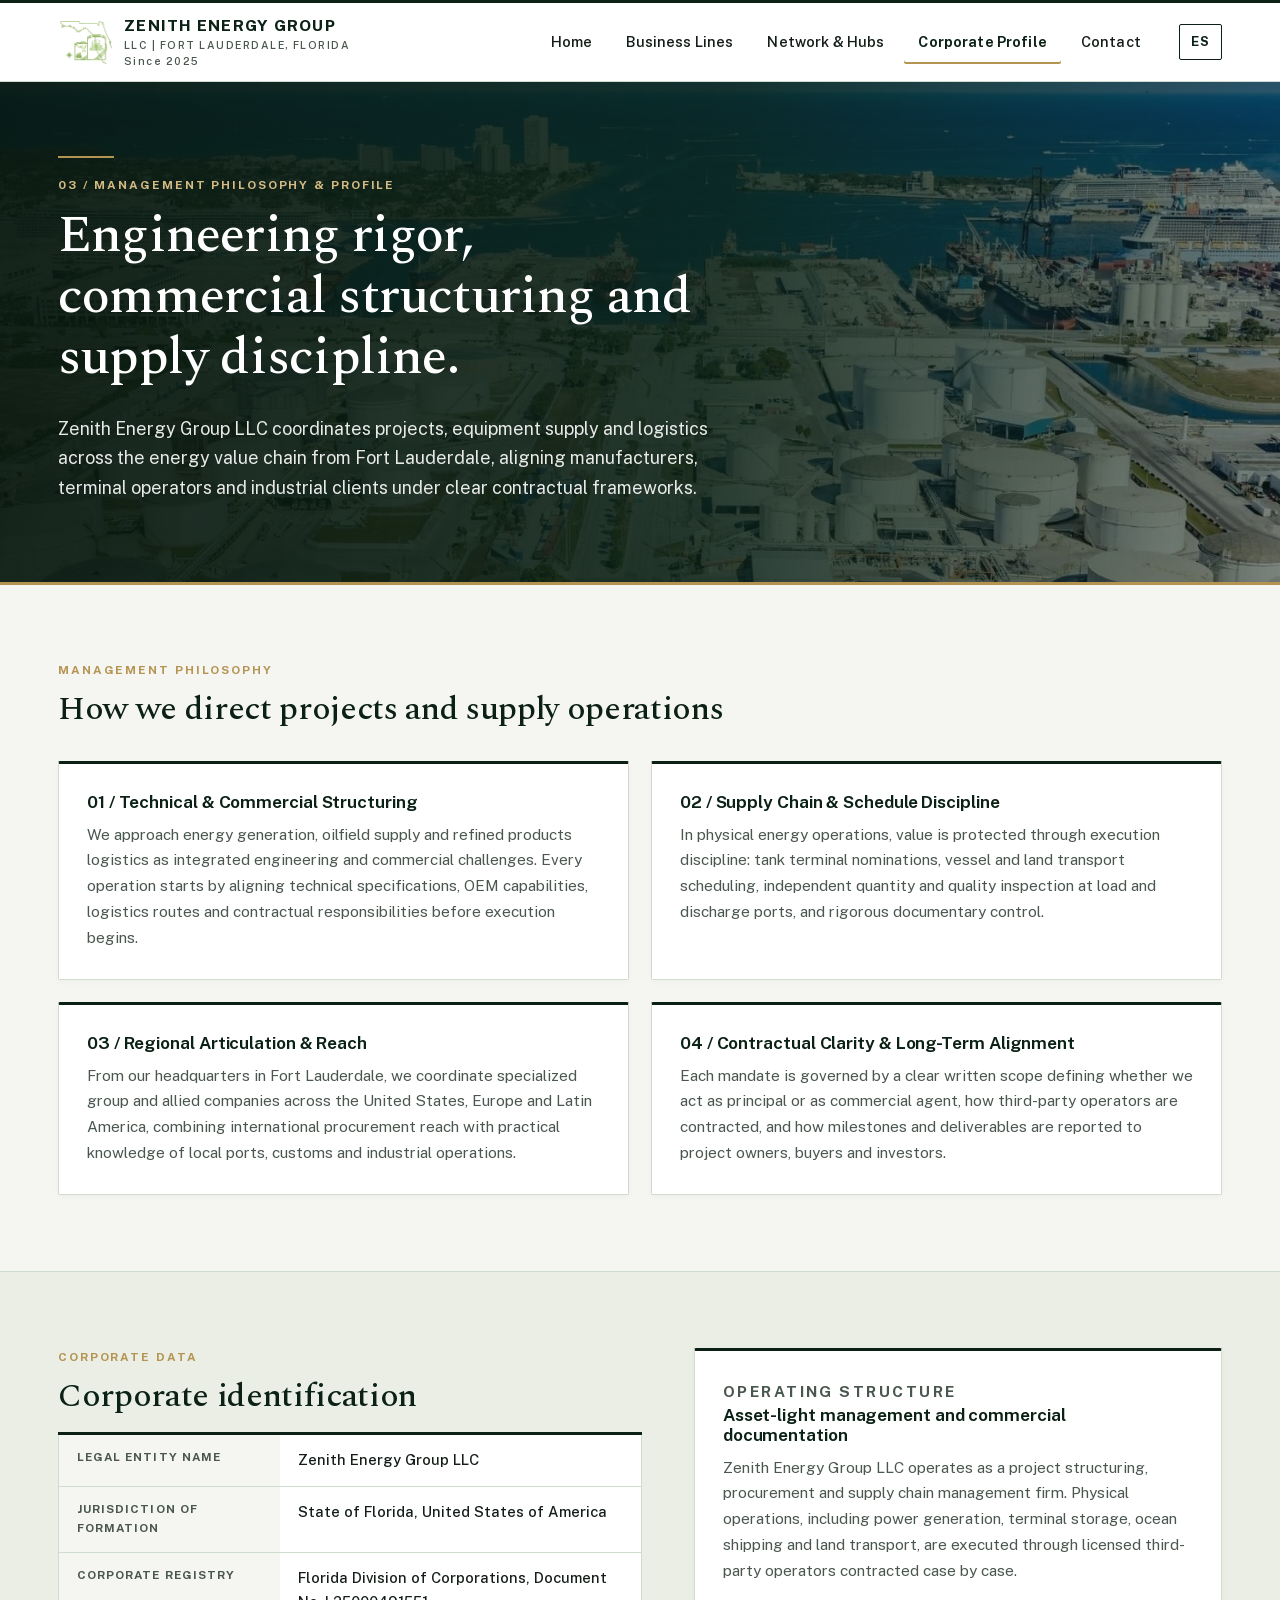
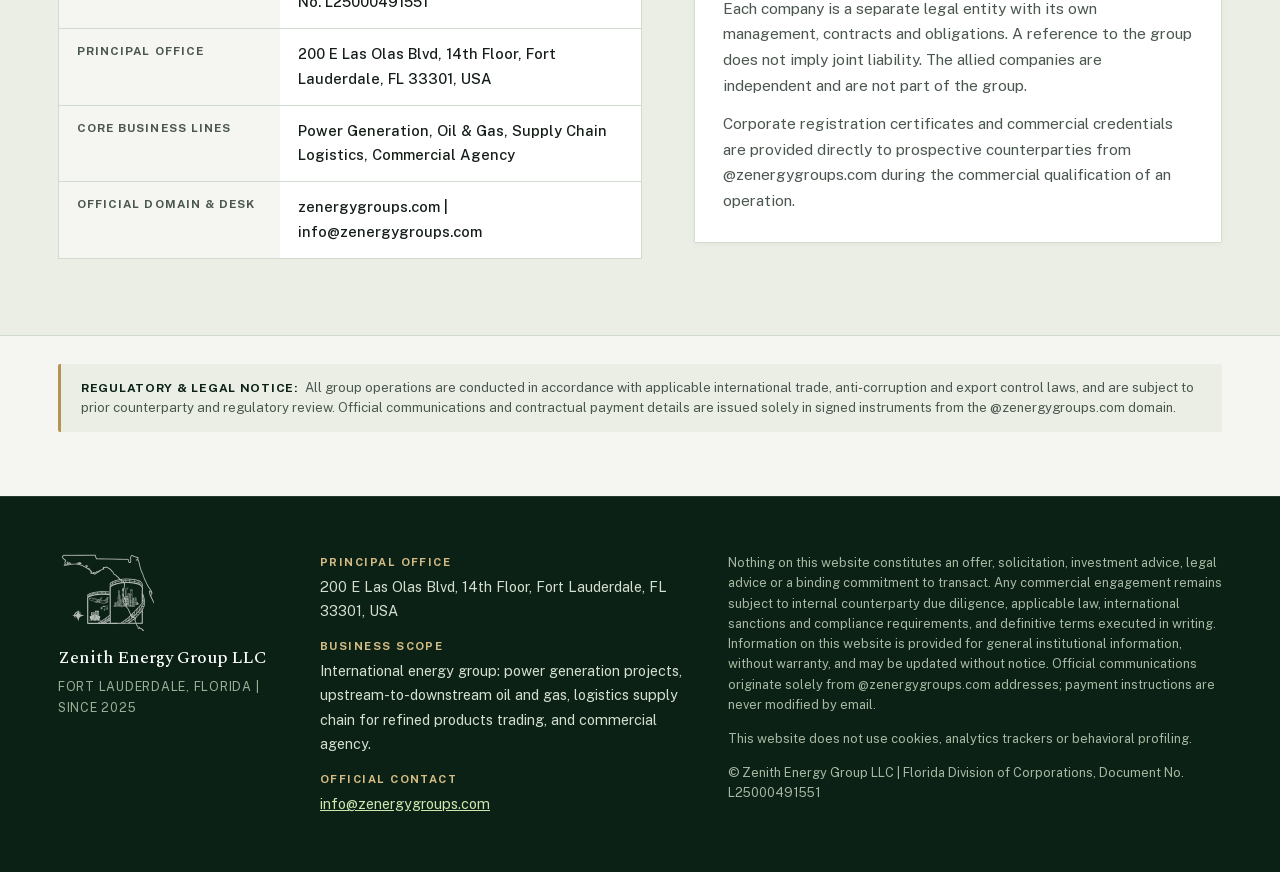
<file: en/compliance.html>
<!DOCTYPE html>
<html lang="en">
<head>
<meta charset="UTF-8">
<meta name="viewport" content="width=device-width, initial-scale=1.0">
<title>Management Philosophy &amp; Corporate Profile | Zenith Energy Group LLC</title>
<meta name="description" content="Management philosophy, operating principles and corporate registry data of Zenith Energy Group LLC in Fort Lauderdale, Florida.">
<link rel="canonical" href="https://www.zenergygroups.com/en/compliance.html">
<link rel="alternate" hreflang="en" href="https://www.zenergygroups.com/en/compliance.html">
<link rel="alternate" hreflang="es" href="https://www.zenergygroups.com/es/compliance.html">
<link rel="alternate" hreflang="x-default" href="https://www.zenergygroups.com/en/compliance.html">
<link rel="icon" type="image/png" href="../assets/img/favicon.png">
<meta property="og:site_name" content="Zenith Energy Group LLC">
<meta property="og:title" content="Management Philosophy &amp; Corporate Profile | Zenith Energy Group LLC">
<meta property="og:description" content="Management philosophy, operating principles and corporate registry data of Zenith Energy Group LLC in Fort Lauderdale, Florida.">
<meta property="og:type" content="website">
<meta property="og:url" content="https://www.zenergygroups.com/en/compliance.html">
<meta property="og:image" content="https://www.zenergygroups.com/assets/img/zenith-logo.png">
<link rel="preload" href="../assets/fonts/PublicSans-var.woff2" as="font" type="font/woff2" crossorigin>
<link rel="preload" href="../assets/fonts/Spectral-500.woff2" as="font" type="font/woff2" crossorigin>
<link rel="stylesheet" href="../assets/css/style.css?v=63037df8a5">
<script type="application/ld+json">{"@context": "https://schema.org", "@type": "Organization", "name": "Zenith Energy Group LLC", "url": "https://www.zenergygroups.com/", "email": "info@zenergygroups.com", "logo": "https://www.zenergygroups.com/assets/img/zenith-logo.png", "address": {"@type": "PostalAddress", "streetAddress": "200 E Las Olas Blvd, 14th Floor", "addressLocality": "Fort Lauderdale", "addressRegion": "FL", "postalCode": "33301", "addressCountry": "US"}}</script>
<script src="../assets/js/main.js?v=63037df8a5" defer></script>
</head>
<body>
<a class="skip" href="#main">Skip to content</a>
<header class="top"><div class="wrap topbar">
  <a class="brand" href="index.html" aria-label="Zenith Energy Group LLC">
    <img src="../assets/img/zenith-mark.png" alt="" width="54" height="44">
    <span>ZENITH ENERGY GROUP<small>LLC | FORT LAUDERDALE, FLORIDA</small><small>Since 2025</small></span>
  </a>
  <nav class="nav" id="mainNav" aria-label="Main"><a href="index.html">Home</a><a href="services.html">Business Lines</a><a href="network.html">Network & Hubs</a><a href="compliance.html" aria-current="page">Corporate Profile</a><a href="contact.html">Contact</a></nav>
  <div class="tools">
    <a class="lang" href="../es/compliance.html" hreflang="es" lang="es">ES</a>
    <button class="menu" id="menuBtn" type="button" aria-controls="mainNav" aria-expanded="false">Menu</button>
  </div>
</div></header>
<main id="main">
<section class="pagehead has-photo bg-port"><div class="wrap">
  <div class="rule-bar"></div>
  <p class="kicker">03 / MANAGEMENT PHILOSOPHY & PROFILE</p>
  <h1>Engineering rigor, commercial structuring and supply discipline.</h1>
  <p class="lead">Zenith Energy Group LLC coordinates projects, equipment supply and logistics across the energy value chain from Fort Lauderdale, aligning manufacturers, terminal operators and industrial clients under clear contractual frameworks.</p>
</div></section>
<section class="band wrap">
  <div class="sec-head">
    <p class="kicker">MANAGEMENT PHILOSOPHY</p>
    <h2>How we direct projects and supply operations</h2>
  </div>
  <div class="cards two"><article class="card"><h3>01 / Technical & Commercial Structuring</h3><p>We approach energy generation, oilfield supply and refined products logistics as integrated engineering and commercial challenges. Every operation starts by aligning technical specifications, OEM capabilities, logistics routes and contractual responsibilities before execution begins.</p></article><article class="card"><h3>02 / Supply Chain & Schedule Discipline</h3><p>In physical energy operations, value is protected through execution discipline: tank terminal nominations, vessel and land transport scheduling, independent quantity and quality inspection at load and discharge ports, and rigorous documentary control.</p></article><article class="card"><h3>03 / Regional Articulation & Reach</h3><p>From our headquarters in Fort Lauderdale, we coordinate specialized group and allied companies across the United States, Europe and Latin America, combining international procurement reach with practical knowledge of local ports, customs and industrial operations.</p></article><article class="card"><h3>04 / Contractual Clarity & Long-Term Alignment</h3><p>Each mandate is governed by a clear written scope defining whether we act as principal or as commercial agent, how third-party operators are contracted, and how milestones and deliverables are reported to project owners, buyers and investors.</p></article></div>
</section>
<section class="band alt"><div class="wrap split">
  <div>
    <p class="kicker">CORPORATE DATA</p>
    <h2>Corporate identification</h2>
    <table class="spec-table" aria-label="Corporate identification">
      <tbody><tr><th>Legal Entity Name</th><td>Zenith Energy Group LLC</td></tr><tr><th>Jurisdiction of Formation</th><td>State of Florida, United States of America</td></tr><tr><th>Corporate Registry</th><td>Florida Division of Corporations, Document No. L25000491551</td></tr><tr><th>Principal Office</th><td>200 E Las Olas Blvd, 14th Floor, Fort Lauderdale, FL 33301, USA</td></tr><tr><th>Core Business Lines</th><td>Power Generation, Oil &amp; Gas, Supply Chain Logistics, Commercial Agency</td></tr><tr><th>Official Domain &amp; Desk</th><td>zenergygroups.com | info@zenergygroups.com</td></tr></tbody>
    </table>
  </div>
  <div class="card">
    <p class="kicker">OPERATING STRUCTURE</p>
    <h3>Asset-light management and commercial documentation</h3>
    <p style="margin-bottom:12px">Zenith Energy Group LLC operates as a project structuring, procurement and supply chain management firm. Physical operations, including power generation, terminal storage, ocean shipping and land transport, are executed through licensed third-party operators contracted case by case.</p>
    <p style="margin-bottom:12px">Each company is a separate legal entity with its own management, contracts and obligations. A reference to the group does not imply joint liability. The allied companies are independent and are not part of the group.</p>
    <p>Corporate registration certificates and commercial credentials are provided directly to prospective counterparties from @zenergygroups.com during the commercial qualification of an operation.</p>
  </div>
</div></section>
<section class="wrap"><div class="cintillo">
  <p><b>Regulatory & Legal Notice:</b> All group operations are conducted in accordance with applicable international trade, anti-corruption and export control laws, and are subject to prior counterparty and regulatory review. Official communications and contractual payment details are issued solely in signed instruments from the @zenergygroups.com domain.</p>
</div></section>
</main>
<footer class="foot"><div class="wrap foot-grid">
  <div><img src="../assets/img/zenith-mark-white.png" alt="" width="96" height="78"><p class="fname">Zenith Energy Group LLC</p><p class="fsub">Fort Lauderdale, Florida | Since 2025</p></div>
  <div>
    <p><b>Principal Office</b>200 E Las Olas Blvd, 14th Floor, Fort Lauderdale, FL 33301, USA</p>
    <p><b>Business Scope</b>International energy group: power generation projects, upstream-to-downstream oil and gas, logistics supply chain for refined products trading, and commercial agency.</p>
    <p><b>Official Contact</b><a href="mailto:info@zenergygroups.com">info@zenergygroups.com</a></p>
  </div>
  <div class="legal">
    <p>Nothing on this website constitutes an offer, solicitation, investment advice, legal advice or a binding commitment to transact. Any commercial engagement remains subject to internal counterparty due diligence, applicable law, international sanctions and compliance requirements, and definitive terms executed in writing. Information on this website is provided for general institutional information, without warranty, and may be updated without notice. Official communications originate solely from @zenergygroups.com addresses; payment instructions are never modified by email.</p>
    <p>This website does not use cookies, analytics trackers or behavioral profiling.</p>
    <p>&copy; Zenith Energy Group LLC | Florida Division of Corporations, Document No. L25000491551</p>
  </div>
</div></footer>
</body>
</html>
</file>
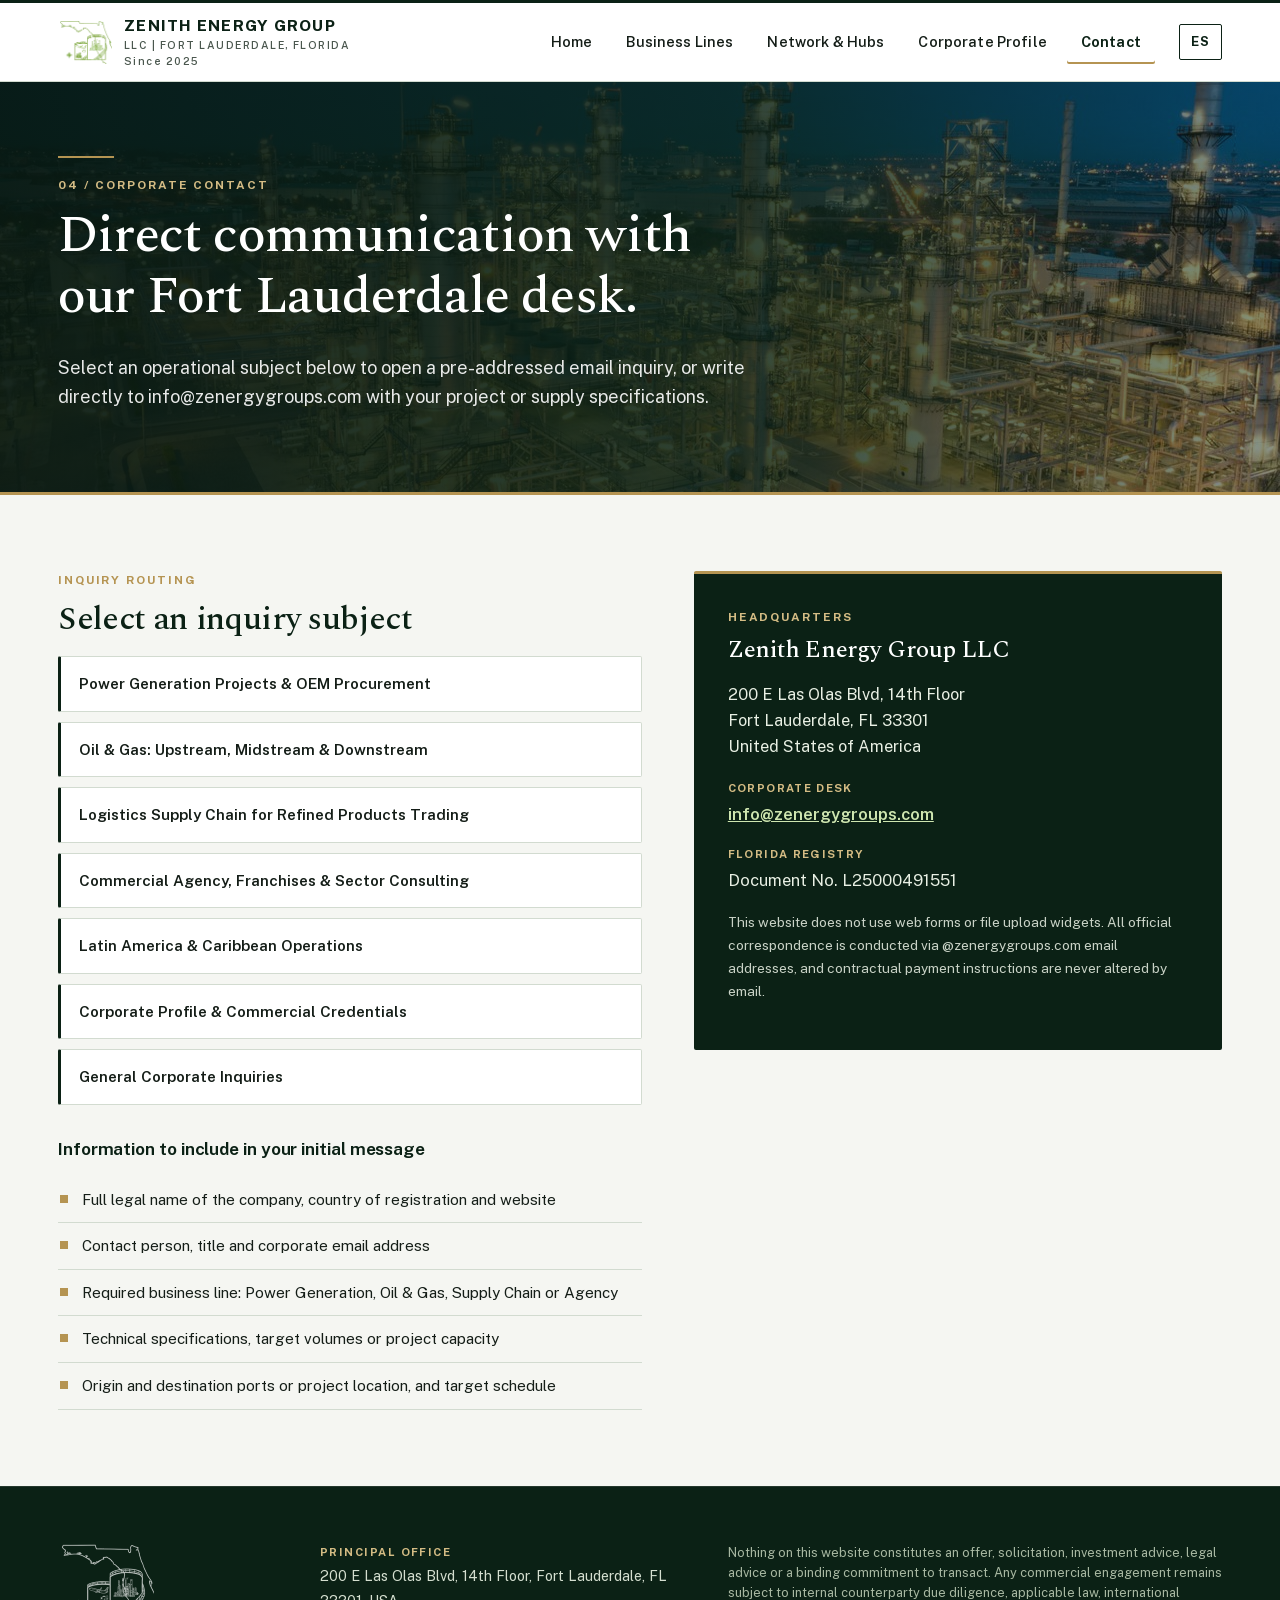
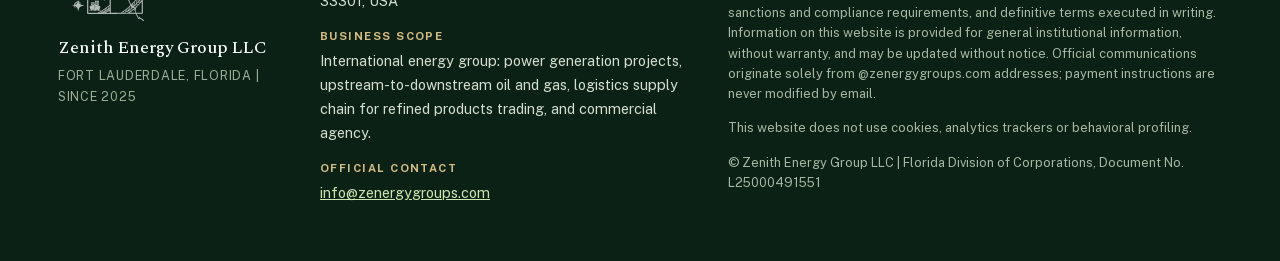
<file: en/contact.html>
<!DOCTYPE html>
<html lang="en">
<head>
<meta charset="UTF-8">
<meta name="viewport" content="width=device-width, initial-scale=1.0">
<title>Contact | Zenith Energy Group LLC</title>
<meta name="description" content="Contact Zenith Energy Group LLC at info@zenergygroups.com. Corporate offices at 200 E Las Olas Blvd, 14th Floor, Fort Lauderdale, Florida.">
<link rel="canonical" href="https://www.zenergygroups.com/en/contact.html">
<link rel="alternate" hreflang="en" href="https://www.zenergygroups.com/en/contact.html">
<link rel="alternate" hreflang="es" href="https://www.zenergygroups.com/es/contact.html">
<link rel="alternate" hreflang="x-default" href="https://www.zenergygroups.com/en/contact.html">
<link rel="icon" type="image/png" href="../assets/img/favicon.png">
<meta property="og:site_name" content="Zenith Energy Group LLC">
<meta property="og:title" content="Contact | Zenith Energy Group LLC">
<meta property="og:description" content="Contact Zenith Energy Group LLC at info@zenergygroups.com. Corporate offices at 200 E Las Olas Blvd, 14th Floor, Fort Lauderdale, Florida.">
<meta property="og:type" content="website">
<meta property="og:url" content="https://www.zenergygroups.com/en/contact.html">
<meta property="og:image" content="https://www.zenergygroups.com/assets/img/zenith-logo.png">
<link rel="preload" href="../assets/fonts/PublicSans-var.woff2" as="font" type="font/woff2" crossorigin>
<link rel="preload" href="../assets/fonts/Spectral-500.woff2" as="font" type="font/woff2" crossorigin>
<link rel="stylesheet" href="../assets/css/style.css?v=63037df8a5">
<script type="application/ld+json">{"@context": "https://schema.org", "@type": "Organization", "name": "Zenith Energy Group LLC", "url": "https://www.zenergygroups.com/", "email": "info@zenergygroups.com", "logo": "https://www.zenergygroups.com/assets/img/zenith-logo.png", "address": {"@type": "PostalAddress", "streetAddress": "200 E Las Olas Blvd, 14th Floor", "addressLocality": "Fort Lauderdale", "addressRegion": "FL", "postalCode": "33301", "addressCountry": "US"}}</script>
<script src="../assets/js/main.js?v=63037df8a5" defer></script>
</head>
<body>
<a class="skip" href="#main">Skip to content</a>
<header class="top"><div class="wrap topbar">
  <a class="brand" href="index.html" aria-label="Zenith Energy Group LLC">
    <img src="../assets/img/zenith-mark.png" alt="" width="54" height="44">
    <span>ZENITH ENERGY GROUP<small>LLC | FORT LAUDERDALE, FLORIDA</small><small>Since 2025</small></span>
  </a>
  <nav class="nav" id="mainNav" aria-label="Main"><a href="index.html">Home</a><a href="services.html">Business Lines</a><a href="network.html">Network & Hubs</a><a href="compliance.html">Corporate Profile</a><a href="contact.html" aria-current="page">Contact</a></nav>
  <div class="tools">
    <a class="lang" href="../es/contact.html" hreflang="es" lang="es">ES</a>
    <button class="menu" id="menuBtn" type="button" aria-controls="mainNav" aria-expanded="false">Menu</button>
  </div>
</div></header>
<main id="main">
<section class="pagehead has-photo bg-oilgas"><div class="wrap">
  <div class="rule-bar"></div>
  <p class="kicker">04 / CORPORATE CONTACT</p>
  <h1>Direct communication with our Fort Lauderdale desk.</h1>
  <p class="lead">Select an operational subject below to open a pre-addressed email inquiry, or write directly to info@zenergygroups.com with your project or supply specifications.</p>
</div></section>
<section class="band wrap split">
  <div>
    <p class="kicker">INQUIRY ROUTING</p>
    <h2>Select an inquiry subject</h2>
    <div class="topics"><a class="topic" href="mailto:info@zenergygroups.com?subject=Power%20Generation%20Projects%20%26%20OEM%20Procurement%20%7C%20Zenith%20Energy%20Group">Power Generation Projects & OEM Procurement</a><a class="topic" href="mailto:info@zenergygroups.com?subject=Oil%20%26%20Gas%3A%20Upstream%2C%20Midstream%20%26%20Downstream%20%7C%20Zenith%20Energy%20Group">Oil & Gas: Upstream, Midstream & Downstream</a><a class="topic" href="mailto:info@zenergygroups.com?subject=Logistics%20Supply%20Chain%20for%20Refined%20Products%20Trading%20%7C%20Zenith%20Energy%20Group">Logistics Supply Chain for Refined Products Trading</a><a class="topic" href="mailto:info@zenergygroups.com?subject=Commercial%20Agency%2C%20Franchises%20%26%20Sector%20Consulting%20%7C%20Zenith%20Energy%20Group">Commercial Agency, Franchises & Sector Consulting</a><a class="topic" href="mailto:info@zenergygroups.com?subject=Latin%20America%20%26%20Caribbean%20Operations%20%7C%20Zenith%20Energy%20Group">Latin America & Caribbean Operations</a><a class="topic" href="mailto:info@zenergygroups.com?subject=Corporate%20Profile%20%26%20Commercial%20Credentials%20%7C%20Zenith%20Energy%20Group">Corporate Profile & Commercial Credentials</a><a class="topic" href="mailto:info@zenergygroups.com?subject=General%20Corporate%20Inquiries%20%7C%20Zenith%20Energy%20Group">General Corporate Inquiries</a></div>
    <h3>Information to include in your initial message</h3>
    <ul class="ticks"><li>Full legal name of the company, country of registration and website</li><li>Contact person, title and corporate email address</li><li>Required business line: Power Generation, Oil & Gas, Supply Chain or Agency</li><li>Technical specifications, target volumes or project capacity</li><li>Origin and destination ports or project location, and target schedule</li></ul>
  </div>
  <aside class="addr">
    <p class="kicker">HEADQUARTERS</p>
    <h2>Zenith Energy Group LLC</h2>
    <p class="addr-lines">200 E Las Olas Blvd, 14th Floor<br>Fort Lauderdale, FL 33301<br>United States of America</p>
    <p class="addr-mail"><b>Corporate Desk</b><a href="mailto:info@zenergygroups.com">info@zenergygroups.com</a></p>
    <p class="addr-reg"><b>Florida Registry</b>Document No. L25000491551</p>
    <p class="small">This website does not use web forms or file upload widgets. All official correspondence is conducted via @zenergygroups.com email addresses, and contractual payment instructions are never altered by email.</p>
  </aside>
</section>
</main>
<footer class="foot"><div class="wrap foot-grid">
  <div><img src="../assets/img/zenith-mark-white.png" alt="" width="96" height="78"><p class="fname">Zenith Energy Group LLC</p><p class="fsub">Fort Lauderdale, Florida | Since 2025</p></div>
  <div>
    <p><b>Principal Office</b>200 E Las Olas Blvd, 14th Floor, Fort Lauderdale, FL 33301, USA</p>
    <p><b>Business Scope</b>International energy group: power generation projects, upstream-to-downstream oil and gas, logistics supply chain for refined products trading, and commercial agency.</p>
    <p><b>Official Contact</b><a href="mailto:info@zenergygroups.com">info@zenergygroups.com</a></p>
  </div>
  <div class="legal">
    <p>Nothing on this website constitutes an offer, solicitation, investment advice, legal advice or a binding commitment to transact. Any commercial engagement remains subject to internal counterparty due diligence, applicable law, international sanctions and compliance requirements, and definitive terms executed in writing. Information on this website is provided for general institutional information, without warranty, and may be updated without notice. Official communications originate solely from @zenergygroups.com addresses; payment instructions are never modified by email.</p>
    <p>This website does not use cookies, analytics trackers or behavioral profiling.</p>
    <p>&copy; Zenith Energy Group LLC | Florida Division of Corporations, Document No. L25000491551</p>
  </div>
</div></footer>
</body>
</html>
</file>
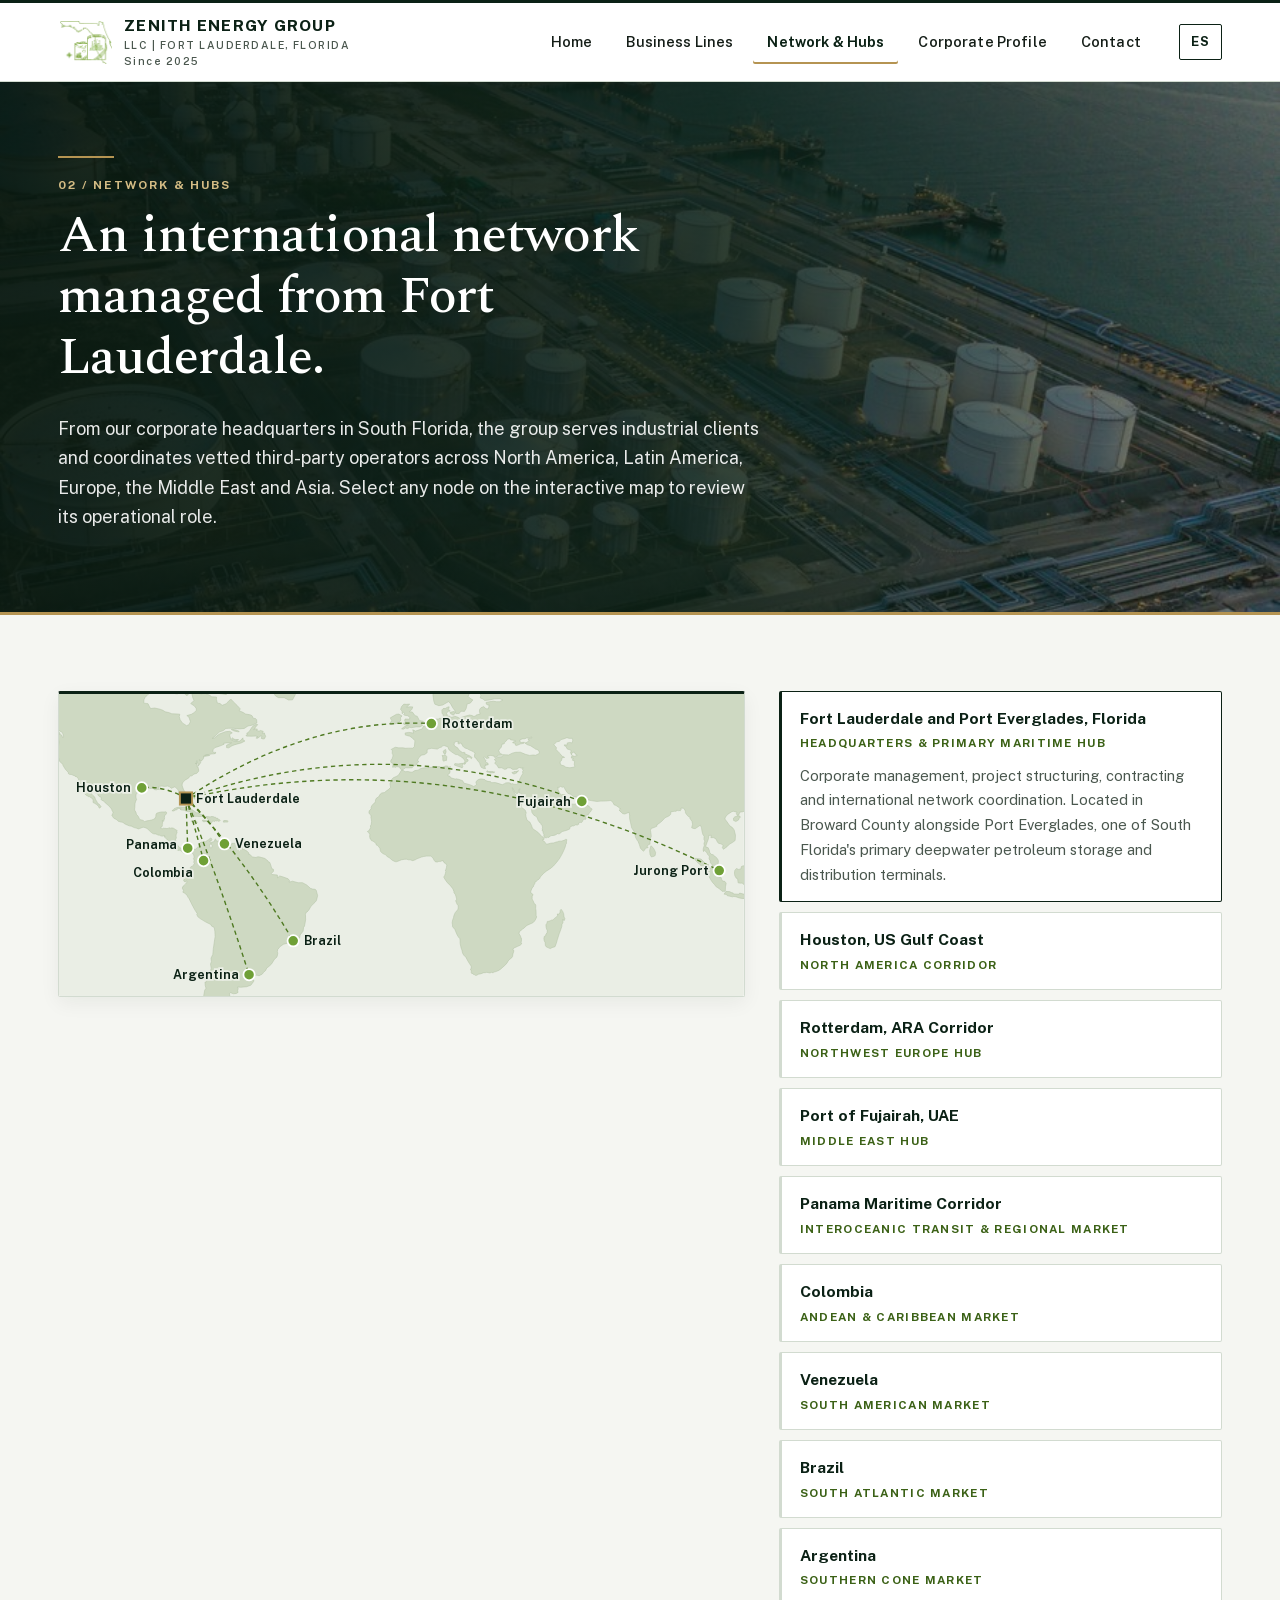
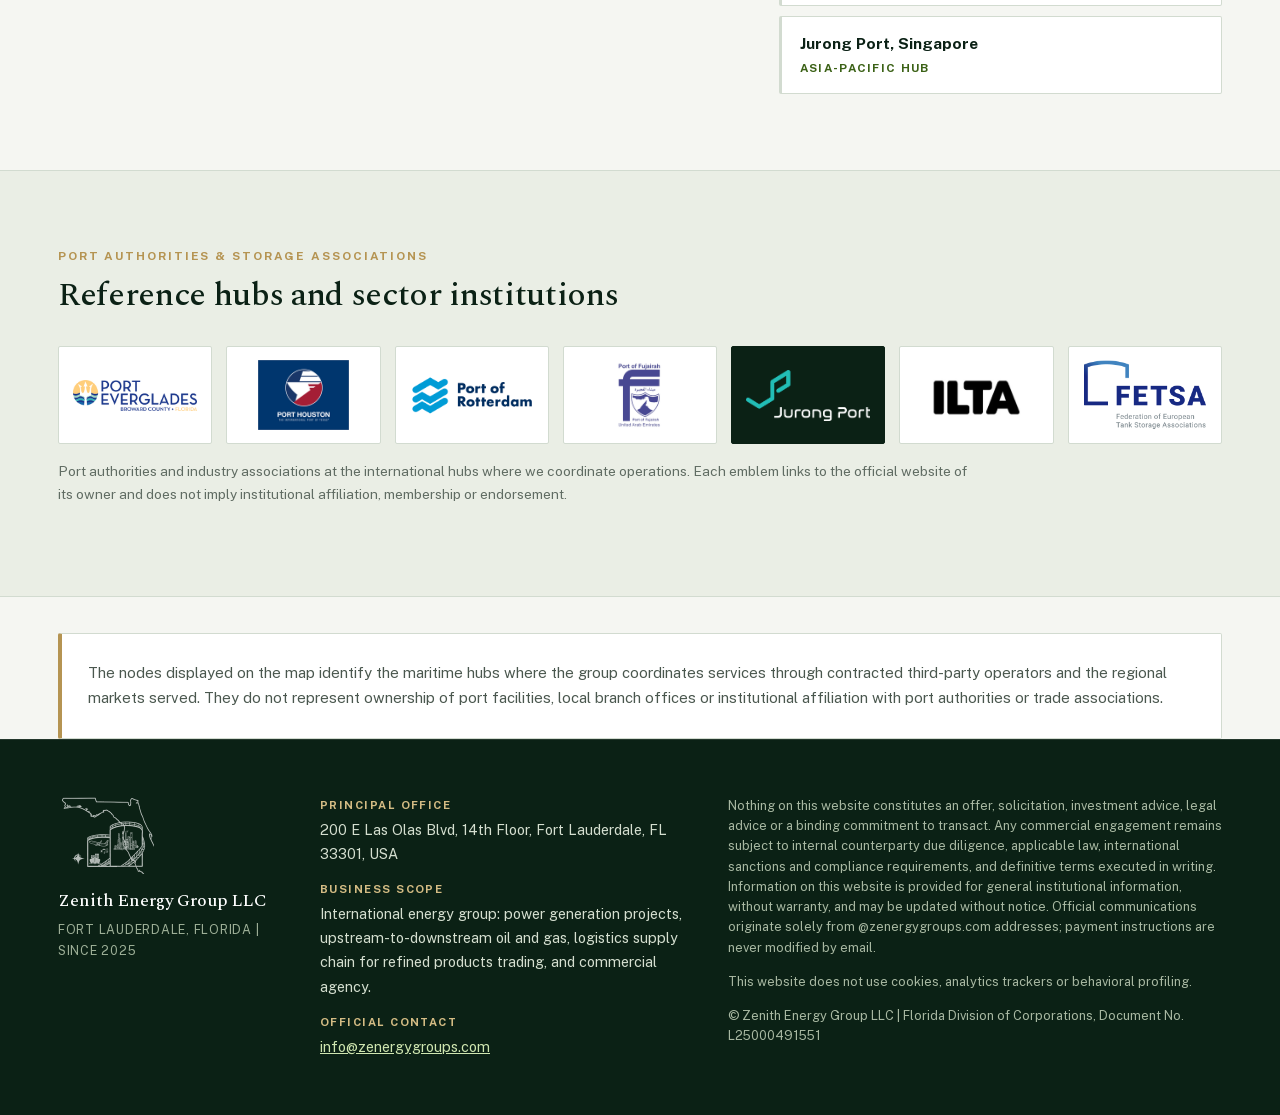
<file: en/network.html>
<!DOCTYPE html>
<html lang="en">
<head>
<meta charset="UTF-8">
<meta name="viewport" content="width=device-width, initial-scale=1.0">
<title>Network &amp; Hubs | Zenith Energy Group LLC</title>
<meta name="description" content="Headquarters in Fort Lauderdale, Florida, coordinating third-party operations at Port Everglades, Houston, Rotterdam, Fujairah and Singapore, and serving markets across Latin America.">
<link rel="canonical" href="https://www.zenergygroups.com/en/network.html">
<link rel="alternate" hreflang="en" href="https://www.zenergygroups.com/en/network.html">
<link rel="alternate" hreflang="es" href="https://www.zenergygroups.com/es/network.html">
<link rel="alternate" hreflang="x-default" href="https://www.zenergygroups.com/en/network.html">
<link rel="icon" type="image/png" href="../assets/img/favicon.png">
<meta property="og:site_name" content="Zenith Energy Group LLC">
<meta property="og:title" content="Network &amp; Hubs | Zenith Energy Group LLC">
<meta property="og:description" content="Headquarters in Fort Lauderdale, Florida, coordinating third-party operations at Port Everglades, Houston, Rotterdam, Fujairah and Singapore, and serving markets across Latin America.">
<meta property="og:type" content="website">
<meta property="og:url" content="https://www.zenergygroups.com/en/network.html">
<meta property="og:image" content="https://www.zenergygroups.com/assets/img/zenith-logo.png">
<link rel="preload" href="../assets/fonts/PublicSans-var.woff2" as="font" type="font/woff2" crossorigin>
<link rel="preload" href="../assets/fonts/Spectral-500.woff2" as="font" type="font/woff2" crossorigin>
<link rel="stylesheet" href="../assets/css/style.css?v=63037df8a5">
<script type="application/ld+json">{"@context": "https://schema.org", "@type": "Organization", "name": "Zenith Energy Group LLC", "url": "https://www.zenergygroups.com/", "email": "info@zenergygroups.com", "logo": "https://www.zenergygroups.com/assets/img/zenith-logo.png", "address": {"@type": "PostalAddress", "streetAddress": "200 E Las Olas Blvd, 14th Floor", "addressLocality": "Fort Lauderdale", "addressRegion": "FL", "postalCode": "33301", "addressCountry": "US"}}</script>
<script src="../assets/js/main.js?v=63037df8a5" defer></script>
</head>
<body>
<a class="skip" href="#main">Skip to content</a>
<header class="top"><div class="wrap topbar">
  <a class="brand" href="index.html" aria-label="Zenith Energy Group LLC">
    <img src="../assets/img/zenith-mark.png" alt="" width="54" height="44">
    <span>ZENITH ENERGY GROUP<small>LLC | FORT LAUDERDALE, FLORIDA</small><small>Since 2025</small></span>
  </a>
  <nav class="nav" id="mainNav" aria-label="Main"><a href="index.html">Home</a><a href="services.html">Business Lines</a><a href="network.html" aria-current="page">Network & Hubs</a><a href="compliance.html">Corporate Profile</a><a href="contact.html">Contact</a></nav>
  <div class="tools">
    <a class="lang" href="../es/network.html" hreflang="es" lang="es">ES</a>
    <button class="menu" id="menuBtn" type="button" aria-controls="mainNav" aria-expanded="false">Menu</button>
  </div>
</div></header>
<main id="main">
<section class="pagehead has-photo bg-midstream"><div class="wrap">
  <div class="rule-bar"></div>
  <p class="kicker">02 / NETWORK & HUBS</p>
  <h1>An international network managed from Fort Lauderdale.</h1>
  <p class="lead">From our corporate headquarters in South Florida, the group serves industrial clients and coordinates vetted third-party operators across North America, Latin America, Europe, the Middle East and Asia. Select any node on the interactive map to review its operational role.</p>
</div></section>
<section class="band wrap netgrid">
  <div class="mapbox"><svg class="hubmap" viewBox="187 33 787 347" role="group" aria-labelledby="mapT mapD"><title id="mapT">International Operating Network</title><desc id="mapD">Headquarters in Fort Lauderdale connected to Port Everglades, Houston, Rotterdam, Fujairah, Singapore, Panama, Colombia, Venezuela, Brazil and Argentina.</desc><rect x="187" y="33" width="787" height="347" fill="#eaeee5"/><path d="M374.2,419.8L378.5,421.8L383.2,422.7L381.7,424.3L378.5,424.5L376.8,423.3L375.7,424.7L372.8,425.7L369.2,425.3L366.8,424.3L363.3,423.8L359.1,422.0L355.7,420.2L351.1,416.5L353.9,417.2L358.6,419.4L363.0,420.6L364.7,419.0L365.8,416.8L368.8,415.4L371.2,415.8L372.5,417.3L374.2,419.8Z M404.8,410.7L407.5,412.2L406.5,413.3L402.0,414.3L400.5,413.2L397.7,414.7L396.0,413.2L400.0,411.2L402.8,412.0L404.8,410.7Z M834.3,406.0L829.1,406.2L829.1,404.5L829.6,403.1L829.8,402.4L831.9,403.4L835.1,403.9L835.2,404.5L834.3,406.0Z M1084.7,376.3L1087.9,377.4L1089.7,377.0L1092.3,376.3L1094.3,376.5L1094.5,380.5L1093.4,381.7L1093.0,384.3L1091.9,383.4L1089.6,385.8L1088.9,385.6L1086.8,385.5L1084.8,382.6L1084.3,380.4L1082.4,377.5L1082.5,376.0L1084.7,376.3Z M1176.7,376.7L1177.5,378.1L1179.9,376.7L1180.8,378.1L1180.8,379.5L1179.6,381.1L1177.4,383.5L1175.7,384.9L1176.9,386.5L1174.4,386.5L1171.5,387.8L1170.6,390.0L1168.7,393.3L1166.1,394.8L1164.4,395.8L1161.4,395.7L1159.2,394.6L1155.6,394.4L1155.0,393.1L1156.8,390.7L1161.0,387.4L1163.2,386.8L1165.6,385.5L1168.4,383.7L1170.4,382.0L1171.9,379.5L1173.2,378.7L1173.7,376.8L1176.0,375.3L1176.7,376.7Z M1182.0,360.8L1184.5,364.3L1184.5,362.0L1186.0,362.9L1186.5,365.5L1189.2,366.6L1191.5,366.8L1193.4,365.5L1195.1,365.9L1194.3,368.9L1193.2,370.8L1190.7,370.8L1189.8,371.8L1190.1,373.2L1189.6,373.8L1188.4,375.6L1186.7,377.9L1184.1,379.3L1183.6,378.4L1182.2,377.9L1184.1,375.2L1183.0,373.3L1179.4,372.0L1179.5,370.8L1181.9,369.6L1182.5,367.0L1182.3,364.9L1181.0,362.7L1181.1,362.1L1179.5,360.7L1176.9,357.7L1175.4,355.4L1176.7,355.1L1178.5,357.0L1181.1,357.8L1182.0,360.8Z M1157.1,314.1L1155.8,314.9L1154.0,314.0L1151.6,312.5L1149.4,310.7L1147.2,308.4L1146.8,307.3L1148.2,307.3L1150.1,308.4L1151.5,309.6L1152.6,310.5L1155.3,312.6L1157.1,314.1Z M1194.6,298.0L1195.7,299.0L1195.2,300.7L1193.1,301.2L1191.3,300.8L1191.0,299.3L1192.2,298.2L1193.7,298.6L1194.6,298.0Z M0.0,295.4M1197.9,296.2L1195.8,296.9L1195.3,295.7L1197.0,295.0L1198.0,294.8M0.0,293.8L0.7,293.6L0.3,295.2L0.0,295.4Z M1159.5,295.1L1158.4,295.6L1157.3,294.1L1157.4,293.2L1159.5,295.1Z M1157.0,290.0L1157.6,292.7L1156.7,292.3L1156.0,292.5L1155.5,291.5L1155.4,289.0L1157.0,290.0Z M766.9,285.4L767.4,289.4L768.3,291.0L767.9,292.6L767.3,293.6L766.2,291.6L765.6,292.6L766.2,295.1L765.9,296.5L765.0,297.3L764.8,300.1L763.5,304.0L761.8,308.6L759.8,314.9L758.5,319.5L757.0,323.4L754.3,324.2L751.4,325.6L749.4,324.7L746.8,323.5L745.9,321.8L745.7,318.8L744.5,316.2L744.2,313.8L744.8,311.4L746.3,310.8L746.3,309.7L747.9,307.2L748.2,305.0L747.4,303.4L746.8,301.3L746.5,298.3L747.7,296.4L748.2,294.3L749.8,294.2L751.7,293.5L752.9,292.9L754.4,292.8L756.3,290.9L759.0,288.9L760.0,287.2L759.6,285.8L761.0,286.2L762.8,283.9L762.9,281.8L764.0,280.4L765.1,281.8L766.0,283.2L766.9,285.4Z M1078.5,286.1L1079.7,288.7L1081.9,287.5L1083.0,288.9L1084.6,290.2L1084.2,291.7L1085.0,294.5L1085.5,296.2L1086.3,296.6L1087.2,299.4L1086.9,301.2L1088.0,303.4L1091.6,305.2L1093.9,306.8L1096.2,308.2L1095.7,309.0L1097.6,311.1L1098.9,314.7L1100.3,314.0L1101.6,315.4L1102.4,314.9L1103.0,318.5L1105.4,320.5L1106.9,321.8L1109.5,324.5L1110.5,327.2L1110.5,329.1L1110.3,331.1L1111.9,334.0L1111.7,336.9L1111.1,338.5L1110.2,341.4L1110.3,343.3L1109.6,345.7L1108.2,348.8L1105.7,350.4L1104.5,353.0L1103.4,354.6L1102.4,357.5L1101.1,359.2L1100.3,361.7L1099.8,364.0L1100.0,365.0L1098.1,366.2L1094.4,366.3L1091.3,367.7L1089.7,369.0L1087.7,370.4L1085.0,368.9L1082.9,368.3L1083.4,366.6L1081.6,367.2L1078.7,369.7L1075.8,368.8L1073.9,368.2L1072.0,368.0L1068.8,367.0L1066.6,365.0L1066.0,362.4L1065.3,360.7L1063.6,359.4L1060.4,359.0L1061.5,357.4L1060.7,354.9L1059.1,357.2L1056.1,357.8L1057.8,356.0L1058.4,354.0L1059.6,352.4L1059.4,349.9L1056.7,352.8L1054.6,353.9L1053.3,356.6L1050.7,355.2L1050.8,353.4L1048.7,351.0L1047.0,349.8L1047.6,349.0L1043.3,347.0L1041.0,346.9L1037.8,345.3L1031.8,345.6L1027.5,346.8L1023.7,347.9L1020.5,347.7L1017.0,349.4L1014.1,350.1L1013.4,351.9L1012.2,353.2L1009.4,353.3L1007.3,353.6L1004.3,353.0L1001.9,353.4L999.6,353.5L997.7,355.3L996.7,355.2L995.0,356.1L993.4,357.2L991.0,357.0L988.7,357.0L985.2,354.9L983.4,354.3L983.5,352.4L985.1,351.9L985.7,351.1L985.6,349.9L986.0,347.6L985.6,345.6L983.9,342.3L983.3,340.4L983.5,338.5L982.1,336.3L982.1,335.3L980.6,334.0L980.2,331.4L978.3,328.7L977.8,327.3L979.3,328.8L978.1,325.7L979.8,326.6L980.8,327.9L980.7,326.2L979.1,323.6L978.8,322.5L978.0,321.5L978.3,319.6L979.0,318.8L979.5,317.1L979.1,315.2L980.5,312.8L980.7,315.3L982.2,313.0L984.9,311.9L986.5,310.5L989.0,309.2L990.5,309.0L991.5,309.4L994.1,308.2L996.1,307.8L996.6,307.1L997.5,306.7L999.3,306.8L1002.9,305.9L1004.7,304.4L1005.5,302.6L1007.5,300.9L1007.6,299.6L1007.7,297.7L1010.0,294.9L1011.4,297.8L1012.9,297.1L1011.7,295.6L1012.7,293.9L1014.2,294.7L1014.6,292.1L1016.4,290.5L1017.2,289.2L1018.9,288.6L1019.0,287.7L1020.4,288.0L1020.5,287.2L1021.9,286.7L1023.6,286.3L1026.0,287.8L1027.9,289.8L1029.9,289.8L1032.1,290.1L1031.4,288.3L1033.0,285.6L1034.5,284.7L1033.9,283.9L1035.4,282.0L1037.4,280.8L1039.1,281.2L1041.9,280.6L1041.9,278.9L1039.4,277.8L1041.2,277.3L1043.4,278.1L1045.2,279.5L1048.0,280.4L1048.9,280.0L1051.0,281.0L1052.9,280.1L1054.2,280.4L1055.0,279.7L1056.5,281.4L1055.6,283.2L1054.4,284.5L1053.2,284.6L1053.6,286.0L1052.6,287.6L1051.4,289.3L1051.7,290.2L1054.3,292.1L1056.9,293.1L1058.6,294.3L1061.0,296.3L1062.0,296.3L1063.7,297.1L1064.2,298.1L1067.4,299.3L1069.6,298.1L1070.2,296.3L1070.9,294.9L1071.3,293.0L1072.3,290.4L1071.9,288.8L1072.1,287.8L1071.7,285.9L1072.2,283.4L1072.8,282.7L1072.3,281.6L1073.1,279.8L1073.7,278.0L1073.8,277.0L1075.1,275.8L1076.0,277.4L1076.2,279.5L1077.1,279.9L1077.2,281.3L1078.4,283.0L1078.7,284.9L1078.5,286.1Z M1140.4,275.2L1141.3,276.3L1139.0,276.3L1137.7,274.2L1139.7,275.0L1140.4,275.2Z M1002.4,274.3L1001.0,274.4L996.6,272.1L999.7,271.4L1001.4,272.4L1002.6,273.4L1002.4,274.3Z M1136.2,273.1L1134.9,273.2L1132.8,272.9L1132.1,272.3L1132.3,271.0L1134.5,271.5L1135.6,272.2L1136.2,273.1Z M1138.9,272.2L1138.4,272.8L1136.0,269.9L1135.3,267.9L1136.4,267.9L1137.6,270.6L1138.9,272.2Z M1014.8,274.0L1011.9,274.7L1011.5,274.3L1011.8,273.2L1013.3,271.2L1016.6,269.9L1017.0,269.1L1019.8,268.3L1022.1,268.2L1023.2,267.8L1024.5,268.2L1023.2,269.1L1019.8,270.6L1017.0,271.5L1014.8,274.0Z M993.0,267.2L994.2,268.1L996.3,267.8L997.1,269.2L993.2,269.9L990.9,270.3L989.1,270.3L990.3,268.4L992.1,268.4L993.0,267.2Z M1009.7,267.2L1009.2,269.0L1004.2,270.0L999.7,269.6L999.7,268.4L1002.4,267.7L1004.5,268.7L1006.7,268.4L1009.7,267.2Z M1132.9,268.0L1133.1,268.7L1130.4,267.3L1128.6,266.1L1127.4,264.9L1127.9,264.6L1129.4,265.4L1132.1,266.9L1132.9,268.0Z M1125.1,264.7L1124.5,264.9L1123.0,264.1L1121.6,262.8L1121.8,262.2L1123.8,263.6L1125.1,264.7Z M962.1,262.8L968.5,263.1L969.2,261.8L975.4,263.4L976.6,265.5L981.6,266.1L985.7,268.1L981.9,269.4L978.2,268.0L975.2,268.1L971.7,267.9L968.6,267.3L964.8,266.0L962.3,265.7L960.9,266.1L954.8,264.7L954.3,263.3L951.2,263.0L953.5,259.9L957.5,260.1L960.2,261.4L961.6,261.6L962.1,262.8Z M1049.1,260.9L1047.4,263.2L1047.0,260.7L1047.6,259.5L1048.3,258.3L1049.1,259.3L1049.1,260.9Z M1119.6,262.9L1118.7,263.3L1117.2,262.0L1115.8,259.9L1115.1,257.3L1115.5,257.0L1115.9,258.0L1116.9,258.8L1118.5,260.9L1120.1,262.0L1119.6,262.9Z M1106.6,258.5L1104.9,258.7L1104.3,259.7L1102.5,260.5L1100.8,261.3L1099.0,261.3L1096.3,260.3L1094.4,259.4L1094.7,258.3L1097.7,258.8L1099.5,258.6L1100.0,257.0L1100.5,256.9L1100.8,258.6L1102.7,258.4L1103.6,257.2L1105.5,256.1L1105.1,254.1L1107.1,254.0L1107.8,254.6L1107.7,256.4L1106.6,258.5Z M1024.2,251.7L1022.9,252.8L1020.6,252.2L1020.0,250.8L1023.3,250.6L1024.2,251.7Z M1034.9,250.5L1036.1,253.1L1033.3,251.7L1030.5,251.4L1028.6,251.6L1026.3,251.5L1027.1,249.7L1031.2,249.5L1034.9,250.5Z M1110.5,255.2L1109.4,256.1L1108.8,254.1L1108.0,252.8L1106.5,251.7L1104.6,250.3L1102.2,249.3L1103.1,248.5L1104.9,249.5L1106.1,250.2L1107.5,251.0L1108.8,252.4L1110.1,253.5L1110.5,255.2Z M1047.1,244.0L1048.1,249.4L1051.5,251.4L1054.3,247.9L1058.1,245.9L1061.1,245.9L1064.0,247.0L1066.4,248.2L1070.0,248.9L1075.8,251.2L1081.9,253.1L1084.2,254.8L1086.1,256.5L1086.6,258.4L1092.2,260.5L1093.0,262.3L1089.9,262.6L1090.6,264.8L1093.6,267.0L1095.8,270.6L1097.7,270.4L1097.6,271.9L1100.1,272.5L1099.1,273.1L1102.7,274.5L1102.3,275.5L1100.1,275.7L1099.3,274.9L1096.4,274.5L1093.0,274.0L1090.5,271.9L1088.6,270.0L1086.8,267.1L1082.5,265.6L1079.7,266.6L1077.6,267.7L1078.0,270.2L1075.4,271.3L1073.6,270.7L1070.1,270.6L1067.1,267.9L1063.8,267.2L1062.9,268.1L1058.7,268.2L1060.1,265.5L1062.2,264.6L1061.4,261.0L1059.8,258.2L1053.3,255.4L1050.6,255.1L1045.5,252.0L1044.6,253.6L1043.3,253.9L1042.5,252.7L1042.5,251.2L1040.0,249.6L1043.6,248.4L1045.9,248.5L1045.7,247.6L1040.8,247.6L1039.5,245.6L1036.5,245.0L1035.1,243.3L1039.6,242.5L1041.3,241.4L1046.6,242.8L1047.1,244.0Z M1017.5,235.4L1014.8,238.8L1012.3,239.4L1009.1,238.8L1003.5,238.9L1000.6,239.4L1000.1,241.9L1003.1,244.9L1004.9,243.4L1011.1,242.2L1010.9,243.8L1009.4,243.3L1008.0,245.3L1005.0,246.5L1008.2,250.8L1007.6,252.0L1010.6,255.8L1010.5,258.0L1008.8,259.0L1007.5,257.8L1009.1,255.1L1005.8,256.4L1005.0,255.4L1005.4,254.2L1003.0,252.2L1003.2,249.0L1001.0,250.0L1001.3,253.9L1001.4,258.6L999.3,259.1L997.9,258.1L998.8,255.1L998.3,251.8L996.9,251.8L995.9,249.5L997.3,247.4L997.7,244.7L999.4,239.7L1000.1,238.3L1003.0,235.8L1005.6,236.8L1009.8,237.3L1013.6,237.1L1016.9,234.7L1017.5,235.4Z M1029.0,236.4L1028.8,239.3L1027.1,239.0L1026.6,241.0L1027.9,242.8L1027.0,243.2L1025.7,241.1L1024.7,236.8L1025.3,234.1L1026.4,232.9L1026.7,234.8L1028.7,235.0L1029.0,236.4Z M952.7,259.7L949.0,259.8L946.2,257.0L941.9,254.3L940.5,252.2L938.0,249.5L936.3,247.0L933.8,242.4L930.9,239.6L929.9,236.7L928.7,234.1L925.7,232.0L923.9,229.1L921.4,227.3L917.9,223.6L917.6,221.9L919.8,222.0L924.9,222.7L927.9,225.9L930.5,228.2L932.3,229.6L935.5,233.2L938.9,233.2L941.7,235.5L943.6,238.3L946.1,239.8L944.8,242.6L946.7,243.7L947.9,243.8L948.5,246.1L949.6,248.0L952.1,248.3L953.7,250.4L952.9,254.5L952.7,259.7Z M992.9,234.1L996.7,237.2L992.7,237.6L991.6,239.8L991.7,242.9L988.5,245.1L988.4,248.5L987.2,253.6L986.7,252.4L982.9,253.9L981.6,251.9L979.2,251.7L977.5,250.6L973.6,251.8L972.3,250.2L970.2,250.4L967.4,250.0L966.9,245.5L965.2,244.6L963.6,241.7L963.2,238.8L963.6,235.7L965.5,233.5L968.0,234.6L970.6,234.0L971.2,231.2L972.7,230.6L976.7,229.8L979.0,227.2L980.7,225.1L982.0,223.8L984.8,222.0L987.4,219.7L989.1,217.1L990.4,217.1L992.1,218.8L992.3,220.2L994.5,221.1L997.3,222.1L997.0,223.5L994.8,223.6L995.4,225.3L992.9,226.4L991.0,229.4L993.5,232.6L992.9,234.1Z M1021.3,212.1L1021.6,214.3L1021.8,216.2L1020.7,219.3L1019.4,215.9L1017.9,217.5L1018.9,220.0L1018.0,221.6L1014.1,219.6L1013.1,217.2L1014.1,215.6L1012.0,214.1L1011.0,215.4L1009.4,215.3L1007.0,217.2L1006.4,216.2L1007.7,213.4L1009.8,212.4L1011.6,211.2L1012.8,212.7L1015.3,211.8L1015.9,210.3L1018.2,210.2L1018.0,207.6L1020.7,209.2L1021.0,210.9L1021.3,212.1Z M870.7,219.5L867.8,220.3L866.2,217.6L865.7,212.8L867.2,207.4L869.5,209.3L871.0,211.6L872.6,215.1L872.1,218.6L870.7,219.5Z M396.9,206.5L394.1,206.8L393.5,206.5L394.5,205.6L394.4,204.3L396.3,203.9L397.0,204.0L396.9,206.5Z M1013.3,205.9L1012.1,207.0L1011.0,209.1L1010.0,210.1L1007.9,207.8L1008.6,206.9L1009.5,206.0L1009.8,203.9L1011.7,203.7L1011.1,205.9L1013.6,202.7L1013.3,205.9Z M995.0,209.1L990.6,212.3L992.2,209.9L994.6,207.9L996.6,205.6L998.4,202.3L999.0,205.0L996.8,206.8L995.0,209.1Z M1006.3,200.5L1008.3,201.5L1010.4,201.5L1010.3,202.9L1008.8,204.4L1006.7,205.4L1006.6,203.8L1006.8,202.1L1006.3,200.5Z M1018.3,199.6L1019.3,203.3L1016.7,202.5L1016.8,203.6L1017.6,205.6L1016.0,206.4L1015.9,204.0L1014.9,203.9L1014.3,201.8L1016.3,202.1L1016.3,200.8L1014.2,198.3L1017.4,198.4L1018.3,199.6Z M1005.1,196.6L1004.2,199.5L1002.8,197.8L1001.1,195.3L1003.9,195.4L1005.1,196.6Z M1004.4,178.5L1006.5,179.4L1007.5,178.5L1007.8,179.4L1007.2,180.8L1008.4,183.2L1007.5,185.9L1005.5,187.0L1005.0,189.7L1005.8,192.4L1007.5,192.8L1009.0,192.4L1013.2,194.2L1012.8,196.0L1013.9,196.8L1013.6,198.4L1011.0,196.7L1009.8,195.0L1008.9,196.2L1006.8,194.2L1003.8,194.7L1002.1,194.0L1002.3,192.6L1003.3,191.7L1002.3,191.0L1001.9,192.2L1000.2,190.2L999.7,188.8L999.6,185.6L1001.0,186.7L1001.3,181.5L1002.4,178.5L1004.4,178.5Z M381.4,179.4L380.5,180.2L378.0,180.2L376.0,180.3L375.9,178.9L376.3,178.4L379.1,178.4L380.8,178.7L381.4,179.4Z M343.7,180.6L342.7,181.1L340.8,180.6L338.9,179.4L339.3,178.6L340.7,178.4L341.4,178.5L343.7,178.8L345.4,179.6L346.0,180.5L343.7,180.6Z M358.1,173.9L361.0,174.4L361.4,173.9L364.0,173.9L366.0,174.7L366.8,174.6L367.4,175.8L369.3,175.8L369.1,176.8L370.6,176.9L372.3,178.1L371.0,179.5L369.4,178.7L367.9,178.9L366.8,178.7L366.2,179.3L364.9,179.5L364.4,178.7L363.3,179.2L362.0,181.5L361.1,181.0L361.0,180.0L358.8,179.4L357.2,179.7L355.2,179.4L353.6,180.0L351.8,179.0L352.1,177.9L355.2,178.4L357.7,178.7L358.9,177.9L357.4,176.5L357.4,175.2L355.3,174.7L356.0,173.8L358.1,173.9Z M967.8,177.9L964.9,179.5L962.2,178.4L962.1,175.6L963.7,174.1L967.4,173.1L969.3,173.2L970.0,174.5L968.6,176.0L967.8,177.9Z M81.5,176.5L81.0,177.1L80.2,176.6L80.3,175.7L79.8,174.5L79.9,174.1L80.5,173.5L80.3,172.9L80.5,172.6L80.7,172.6L82.0,173.2L82.6,173.5L83.1,173.9L84.0,175.1L83.9,175.3L82.6,176.0L81.5,176.5Z M79.7,171.3L78.6,171.6L78.0,170.9L77.7,170.6L77.6,170.4L78.0,170.1L79.1,170.4L80.0,170.9L79.7,171.3Z M77.5,169.5L77.4,169.9L75.6,169.8L75.8,169.4L77.5,169.5Z M74.5,169.1L74.3,169.3L74.1,169.2L72.9,169.1L72.5,168.3L72.4,168.2L73.2,167.7L73.5,168.0L74.5,169.1Z M68.8,166.9L68.4,167.2L67.3,166.6L67.5,166.3L68.0,166.0L68.8,166.1L68.8,166.9Z M334.4,164.2L335.7,165.5L338.8,165.1L340.0,165.9L342.8,167.9L344.9,169.4L346.0,169.4L348.0,170.1L347.8,171.0L350.2,171.2L352.7,172.5L352.3,173.3L350.1,173.7L347.9,173.9L345.6,173.6L340.8,173.9L343.0,172.1L341.7,171.2L339.5,171.0L338.4,170.0L337.6,168.1L335.7,168.3L332.6,167.4L331.6,166.7L327.3,166.2L326.1,165.5L327.4,164.7L324.1,164.5L321.7,166.2L320.3,166.3L319.8,167.1L318.2,167.5L316.8,167.1L318.5,166.1L319.2,164.9L320.7,164.2L322.4,163.5L325.0,163.2L325.8,162.8L328.6,163.1L331.3,163.1L334.4,164.2Z M341.5,160.9L340.7,161.1L339.9,159.2L338.6,158.2L339.4,156.1L340.4,156.2L341.5,159.0L341.5,160.9Z M1003.9,164.2L1002.5,166.9L1000.7,164.1L1000.4,161.6L1002.3,158.3L1005.0,155.8L1006.5,156.8L1005.9,158.8L1003.9,164.2Z M340.6,151.5L337.0,152.1L336.7,150.8L338.3,150.6L340.5,150.7L340.6,151.5Z M343.3,151.5L342.8,153.9L342.1,153.4L342.2,151.7L340.7,150.4L340.7,150.0L343.3,151.5Z M1048.8,126.3L1049.2,127.4L1047.3,129.4L1046.0,128.4L1044.3,129.1L1043.4,131.1L1041.2,130.1L1041.2,128.6L1043.1,126.6L1045.0,126.9L1046.4,125.5L1048.8,126.3Z M715.3,121.2L713.0,122.6L713.3,123.2L713.3,123.5L709.9,124.9L708.3,124.4L707.5,123.1L709.1,123.0L709.3,122.9L709.8,122.1L712.2,122.2L715.3,121.2Z M679.0,121.1L680.8,122.2L683.4,122.0L685.9,122.2L685.8,122.8L687.6,122.4L687.2,123.4L682.4,123.7L682.4,123.1L678.4,122.5L679.0,121.1Z M651.7,112.7L650.5,115.3L651.0,116.3L650.3,118.0L647.8,116.8L646.1,116.4L641.4,114.7L641.9,113.0L645.8,113.3L649.2,112.9L651.7,112.7Z M630.7,102.7L632.7,105.1L632.2,109.5L630.7,109.3L629.4,110.4L628.1,109.5L628.0,105.5L627.2,103.6L629.0,103.7L630.7,102.7Z M1069.9,116.3L1068.7,118.9L1069.2,120.6L1067.5,123.0L1063.2,124.5L1057.4,124.7L1052.6,128.6L1050.4,127.3L1050.3,124.8L1044.5,125.5L1040.5,127.1L1036.6,127.1L1040.0,129.6L1037.8,135.3L1035.6,136.7L1034.0,135.4L1034.8,132.4L1032.7,131.4L1031.4,129.1L1034.5,128.1L1036.3,126.0L1039.6,124.3L1042.1,122.0L1048.7,121.0L1052.3,121.7L1055.7,115.7L1058.0,117.3L1062.9,114.0L1064.8,112.7L1066.8,108.6L1066.3,104.9L1067.7,102.8L1071.2,102.2L1073.1,106.8L1072.9,109.5L1069.9,112.8L1069.9,116.3Z M631.9,99.6L630.8,102.1L629.3,101.5L628.5,99.2L629.2,98.0L631.3,96.7L631.9,99.6Z M1079.7,92.8L1082.0,93.5L1084.4,92.1L1085.1,95.9L1080.2,96.8L1077.3,100.1L1072.0,97.8L1070.2,101.5L1066.5,101.5L1066.1,98.2L1067.7,95.6L1071.3,95.4L1072.2,90.8L1073.2,88.2L1077.1,91.7L1079.7,92.8Z M387.8,84.9L390.2,85.3L393.3,85.3L391.6,86.6L390.4,86.8L386.2,85.4L385.4,84.3L386.6,83.3L387.8,84.9Z M394.0,76.4L392.4,76.4L388.0,75.4L384.9,73.8L386.1,73.5L390.5,74.4L393.9,75.8L394.0,76.4Z M188.3,78.4L186.6,78.8L181.2,77.3L180.1,76.1L177.2,75.0L176.6,74.0L173.1,73.4L171.9,71.6L172.1,70.8L175.6,71.5L177.7,72.1L180.8,72.4L181.9,73.6L183.6,75.1L186.9,76.5L188.3,78.4Z M412.9,71.1L410.7,74.0L412.9,72.9L415.1,73.6L413.9,74.8L416.9,75.7L418.4,74.9L421.7,75.9L420.7,78.3L423.0,77.8L423.5,79.5L424.5,81.6L423.1,84.5L421.6,84.7L419.4,84.0L420.1,81.3L419.2,80.9L415.3,83.8L413.3,83.7L415.7,82.1L412.5,81.3L408.9,81.5L402.4,81.4L401.9,80.4L404.0,79.2L402.6,78.3L405.4,76.3L408.8,71.0L410.9,69.1L413.8,67.9L415.3,68.1L414.7,69.0L412.9,71.1Z M157.6,59.9L160.8,59.6L159.8,63.4L162.7,66.1L161.4,66.1L159.4,64.6L158.2,63.1L156.5,62.0L155.9,60.5L156.1,59.5L157.6,59.9Z M1078.8,70.9L1082.2,76.8L1077.3,75.7L1075.2,80.5L1078.5,83.9L1078.4,86.3L1075.8,84.3L1073.6,86.8L1073.0,84.0L1073.4,80.8L1073.0,77.2L1073.8,74.7L1073.9,70.2L1072.0,66.9L1072.3,62.4L1075.4,60.8L1074.0,59.3L1075.5,58.8L1076.4,61.0L1077.5,64.2L1077.5,67.5L1078.8,70.9Z M577.4,65.9L571.5,67.8L566.7,67.3L569.4,63.8L567.7,60.4L572.2,57.8L574.8,56.3L577.6,56.1L581.1,58.2L579.3,60.5L579.9,62.9L577.4,65.9Z M642.3,54.7L640.3,57.4L636.8,55.5L636.3,54.1L641.2,53.0L642.3,54.7Z M90.0,49.7L86.7,50.9L84.9,50.1L84.4,48.5L87.5,47.3L89.2,46.8L91.5,47.0L92.9,48.1L90.0,49.7Z M590.0,44.6L586.4,48.2L589.8,47.7L593.5,47.8L592.6,50.5L589.6,53.5L593.0,53.7L596.3,58.0L598.6,58.5L600.6,62.3L601.6,63.6L605.6,64.3L605.2,66.4L603.5,67.4L604.8,69.1L601.8,70.8L597.4,70.8L591.7,71.7L590.1,71.1L587.9,72.6L584.9,72.2L582.5,73.5L580.7,72.9L585.6,69.4L588.6,68.6L583.4,68.1L582.4,66.7L585.9,65.7L584.1,63.9L584.7,61.7L589.7,62.0L590.2,60.1L587.9,58.0L583.9,57.4L583.1,56.5L584.3,55.0L583.2,54.1L581.4,55.7L581.2,52.5L579.5,50.8L580.7,47.3L583.3,44.6L586.0,44.9L590.0,44.6Z M48.1,40.3L46.0,40.8L43.8,40.2L41.8,39.3L45.1,38.7L47.7,39.1L48.1,40.3Z M335.8,32.8L334.5,34.6L333.0,34.3L332.1,33.3L332.3,33.1L333.6,32.1L334.9,32.1L335.8,32.8Z M327.0,31.0L323.1,32.8L320.8,32.8L320.0,31.8L322.5,30.3L327.1,30.3L327.0,31.0Z M27.6,27.4L29.6,28.0L31.7,27.7L34.4,28.6L37.7,29.0L37.4,29.4L34.9,30.1L32.4,29.4L31.1,28.8L28.2,29.0L27.4,28.7L27.6,27.4Z M316.1,21.2L316.7,22.6L318.5,22.1L320.4,23.0L324.0,24.1L327.9,25.2L328.2,26.8L330.6,26.5L333.0,27.6L330.0,28.7L324.8,27.9L323.0,26.4L319.7,28.1L314.9,29.9L313.8,27.9L309.3,28.2L312.2,26.6L312.6,23.9L313.7,20.9L316.1,21.2Z M551.6,18.5L550.9,20.7L554.6,22.9L550.3,25.5L540.7,27.8L537.8,28.4L533.4,27.9L524.1,26.8L527.4,25.3L520.1,23.7L526.0,23.1L525.9,22.1L518.9,21.3L521.2,19.1L526.2,18.6L531.4,20.9L536.5,19.1L540.7,20.0L546.1,18.3L551.6,18.5Z M347.1,16.2L343.4,16.4L342.5,14.7L344.0,12.8L347.0,12.4L349.6,13.3L349.7,14.7L349.3,15.2L347.1,16.2Z M0.0,10.1L8.2,12.7L16.9,16.0L16.6,18.1L18.9,18.9L18.1,16.5L27.1,17.0L33.7,20.1L30.4,21.5L24.9,21.9L24.8,25.2L23.5,25.8L20.4,25.7L17.8,24.6L13.4,23.6L12.6,22.2L9.3,21.6L5.5,22.0L3.7,20.9L4.4,19.6L0.4,20.4L1.9,22.0L0.0,23.4M1200.0,23.4L1195.7,24.9L1191.4,24.7L1194.4,26.4L1196.4,29.2L1197.9,30.1L1198.3,31.5L1197.4,32.3L1191.2,31.6L1181.9,34.1L1178.9,34.5L1173.8,36.9L1169.0,38.9L1167.8,40.4L1163.0,38.1L1154.3,40.7L1152.8,39.5L1149.6,40.9L1145.1,40.5L1144.1,42.7L1140.1,45.9L1140.2,47.2L1144.0,48.0L1143.5,52.8L1140.4,53.0L1139.0,55.8L1140.4,57.2L1134.6,58.9L1133.4,62.7L1128.4,63.5L1127.4,66.9L1122.6,70.0L1121.4,67.7L1120.0,62.9L1118.1,55.4L1119.7,50.8L1122.5,48.8L1122.7,47.3L1127.9,46.5L1133.8,42.3L1139.6,38.9L1145.6,36.2L1148.2,31.5L1144.2,31.8L1142.2,34.6L1133.7,38.2L1131.0,34.1L1122.4,35.2L1114.1,40.8L1116.8,42.9L1109.4,43.8L1104.2,44.1L1104.5,41.7L1099.3,41.2L1095.2,42.8L1085.0,42.2L1074.0,43.2L1063.2,49.7L1050.4,57.6L1055.7,58.0L1057.3,60.1L1060.5,60.9L1062.7,59.2L1066.3,59.4L1071.2,63.1L1071.3,65.9L1068.7,69.3L1068.4,73.2L1066.9,78.6L1061.9,83.4L1060.7,85.7L1056.2,89.6L1051.7,93.4L1049.6,95.4L1045.1,97.4L1043.0,97.4L1040.9,95.8L1036.5,98.2L1035.9,99.3L1034.7,99.1L1033.2,100.3L1032.2,101.4L1032.3,103.8L1030.6,104.5L1030.0,105.1L1028.8,106.1L1026.6,106.7L1025.1,107.6L1025.0,109.0L1024.6,109.4L1026.0,109.9L1027.8,111.4L1030.7,115.3L1031.5,117.5L1031.6,121.3L1030.3,123.2L1027.3,123.8L1024.6,125.2L1021.6,125.5L1021.2,123.6L1021.9,121.1L1020.4,117.7L1022.9,117.1L1020.6,114.3L1019.0,113.6L1018.6,114.3L1017.6,114.5L1017.5,113.9L1016.6,113.6L1015.7,113.1L1016.6,111.6L1017.4,111.2L1017.1,110.6L1018.0,108.8L1017.7,108.2L1015.8,107.9L1014.2,107.0L1009.6,108.0L1007.1,109.5L1003.5,110.4L1005.3,108.9L1004.6,107.6L1007.2,105.3L1005.5,103.6L1002.6,104.8L998.8,107.1L996.7,109.2L993.5,109.4L991.8,111.0L993.5,113.2L996.3,113.8L996.4,115.3L999.0,116.2L1002.7,113.9L1005.7,115.2L1007.9,115.2L1008.4,117.0L1003.7,117.9L1002.1,119.7L998.9,121.4L997.2,123.7L1000.8,125.6L1002.1,128.8L1004.1,131.9L1006.4,134.5L1006.3,136.9L1004.2,137.9L1005.0,139.6L1007.0,140.7L1006.5,143.4L1005.6,146.0L1003.8,146.3L1001.3,149.9L998.6,154.3L995.5,158.3L990.9,161.4L986.3,164.2L982.5,164.6L980.5,166.1L979.4,165.0L977.5,166.6L972.8,168.3L969.3,168.8L968.1,172.3L966.3,172.5L965.4,170.1L966.2,168.8L961.7,167.7L960.2,168.3L955.7,171.1L952.9,174.3L952.2,176.6L954.8,180.1L957.9,184.5L960.9,186.5L962.9,189.2L964.4,195.4L964.0,201.3L961.2,203.5L957.4,205.6L954.7,208.4L950.5,211.5L949.3,209.4L950.3,207.1L947.8,205.2L945.0,204.7L943.6,203.0L941.9,199.5L939.0,198.0L936.1,198.1L936.6,195.4L933.7,195.5L933.4,199.1L931.6,204.0L930.5,207.0L930.7,209.4L932.9,209.5L934.3,212.5L934.9,215.4L936.7,217.3L938.7,217.7L940.5,219.4L941.2,219.7L943.2,221.8L944.6,224.0L944.8,226.2L944.4,227.8L944.8,228.9L945.0,230.9L946.2,231.8L947.5,234.7L947.4,235.9L945.1,236.1L941.9,233.6L938.0,231.0L937.6,229.3L935.6,227.0L935.2,224.3L934.0,222.5L934.4,220.0L933.6,218.6L932.3,217.3L931.7,215.7L930.0,213.8L928.3,212.2L927.8,214.2L927.2,212.3L927.5,210.2L928.5,207.1L928.2,204.6L929.2,202.0L928.1,200.0L928.4,196.4L927.0,194.7L925.9,190.7L925.3,186.5L923.9,183.7L921.7,185.4L917.9,187.8L916.0,187.5L914.0,186.7L915.1,182.6L914.4,179.4L911.8,175.6L912.2,174.4L910.3,173.9L907.9,171.2L906.9,169.5L906.8,167.8L906.1,166.2L904.7,164.2L901.7,164.1L902.0,165.5L900.9,167.3L899.5,166.7L899.0,167.3L898.1,166.9L896.8,166.6L896.3,167.8L894.0,167.8L889.9,168.5L890.1,171.0L888.3,173.0L883.5,175.2L879.8,179.1L877.3,181.2L874.0,183.4L874.0,185.0L872.3,185.8L869.3,187.0L867.8,187.2L866.7,189.7L867.4,194.0L867.6,196.8L866.2,200.0L866.2,205.6L864.5,205.8L863.0,208.3L864.0,209.4L860.9,210.4L859.8,212.7L858.5,213.6L855.3,210.5L853.8,205.8L852.5,202.5L851.3,200.9L849.5,197.7L848.7,193.5L848.1,191.4L845.1,186.8L843.7,180.4L842.7,176.1L842.7,172.1L842.1,168.9L837.2,170.9L834.9,170.5L830.6,166.5L832.1,165.3L831.2,164.0L827.3,161.2L824.8,160.3L823.8,157.9L821.2,155.4L815.1,156.0L809.7,156.1L805.0,156.5L798.7,155.5L795.1,154.8L791.3,154.3L789.9,150.2L788.3,149.6L785.7,150.2L782.4,151.8L778.3,150.7L774.9,148.2L771.7,147.2L769.5,144.1L767.0,139.6L765.3,140.2L763.1,139.0L761.9,140.4L759.9,140.2L760.6,141.7L760.3,142.4L761.4,144.9L762.7,147.8L764.3,148.6L764.9,149.7L767.2,151.1L767.4,152.5L767.0,153.6L767.5,154.8L768.4,155.7L768.9,156.8L769.4,157.6L769.1,155.2L770.0,153.4L771.0,153.1L772.0,154.1L772.0,156.1L771.3,158.0L771.9,159.3L772.5,159.1L772.7,160.1L775.3,159.5L778.0,159.6L780.0,159.7L782.3,157.5L784.8,155.3L786.9,153.3L787.9,152.1L788.3,152.4L788.0,153.8L787.5,154.4L788.0,157.0L789.5,159.3L791.3,160.5L793.8,161.0L795.8,161.6L797.3,163.5L798.2,164.6L799.4,165.0L799.4,165.8L798.1,167.7L797.6,168.7L796.2,169.8L795.0,172.0L793.4,171.9L792.8,172.7L792.2,174.4L792.6,176.6L792.3,177.0L790.8,177.0L788.7,178.2L788.4,179.8L787.6,180.6L785.5,180.5L784.2,181.4L784.2,182.7L782.6,183.6L780.8,183.3L778.6,184.5L777.0,184.6L774.6,185.5L774.0,187.0L773.9,188.2L770.6,189.6L765.2,191.1L762.3,193.5L760.8,193.7L759.8,193.5L757.8,194.8L755.7,195.5L752.9,195.7L752.1,195.9L751.4,196.7L750.5,197.0L750.0,197.8L748.3,197.7L747.2,198.2L744.9,198.0L744.1,196.1L744.2,194.3L743.6,193.3L743.0,190.8L742.0,189.4L742.7,189.3L742.3,187.7L742.7,187.1L742.6,185.7L742.2,184.2L741.2,183.2L740.9,181.9L739.2,180.7L737.4,177.9L736.5,175.2L734.2,172.9L732.7,172.3L730.5,169.2L730.1,166.8L730.2,164.9L728.3,161.2L726.8,159.9L725.0,159.2L723.8,157.3L724.0,156.5L723.1,154.8L722.1,154.0L720.8,151.6L718.8,148.9L717.1,146.6L715.4,146.6L716.0,144.8L716.1,143.6L716.5,142.3L716.4,141.8L715.5,143.1L714.8,145.6L713.9,147.4L713.1,148.0L712.0,146.9L710.5,145.4L708.1,140.6L707.7,140.9L709.1,144.4L711.2,147.8L713.7,153.0L714.9,154.8L716.0,156.7L719.0,160.4L718.3,161.0L718.4,163.1L722.3,166.1L722.9,166.8L724.0,170.1L723.2,170.7L723.7,174.1L724.9,178.1L726.2,178.9L728.0,180.1L730.0,184.0L730.9,187.1L732.7,188.7L737.3,191.8L739.1,193.7L740.9,195.7L742.0,196.8L743.6,197.8L744.4,198.9L744.3,200.2L742.4,201.0L743.8,201.9L744.9,202.6L745.6,203.9L747.1,205.3L748.7,205.4L751.9,204.5L755.5,204.1L758.4,203.1L760.1,202.8L761.3,202.2L763.2,202.1L764.2,202.1L765.8,201.6L767.5,201.2L769.1,200.1L770.4,200.1L770.4,201.0L770.1,202.9L770.2,204.7L769.4,205.9L768.5,209.5L766.9,213.2L764.8,217.5L762.0,222.4L759.1,226.1L755.2,230.7L751.9,233.4L746.9,236.7L743.8,239.2L740.1,243.3L739.4,245.0L738.6,245.8L736.3,247.1L735.5,248.5L734.2,248.8L733.7,251.1L732.7,252.5L732.0,254.7L730.7,255.8L729.1,259.9L729.3,261.8L731.5,263.0L731.6,263.9L730.7,265.9L730.8,266.9L730.6,268.5L731.8,270.6L733.2,273.9L734.4,274.6L734.9,276.1L734.8,279.4L735.2,282.4L735.3,287.6L735.9,289.2L734.9,291.6L733.6,293.9L731.5,296.0L728.5,297.2L724.7,298.9L720.9,302.4L719.7,303.0L717.3,305.4L716.0,306.2L715.7,308.6L717.3,311.1L717.9,313.0L718.0,314.0L718.5,313.9L718.4,317.1L717.9,318.7L718.7,319.3L718.2,320.7L716.8,321.8L714.1,323.0L710.0,324.8L708.6,326.0L708.9,327.4L709.7,327.6L709.4,329.4L708.6,331.8L708.2,334.6L707.3,336.1L705.1,337.8L704.4,338.3L703.0,340.0L702.1,341.7L700.2,344.1L696.4,347.5L694.1,349.5L691.6,351.0L688.1,352.3L686.4,352.5L685.9,353.4L683.9,352.9L682.3,353.6L678.6,352.9L676.6,353.3L675.2,353.2L671.8,354.5L669.0,355.0L666.9,356.3L665.4,356.3L664.0,355.2L662.9,355.1L661.4,353.6L661.3,354.1L660.8,353.2L660.8,351.2L659.8,349.0L660.8,348.4L660.7,345.8L658.6,342.7L656.9,339.9L656.9,339.9L654.5,335.5L652.0,333.0L650.7,330.6L650.0,327.3L649.1,324.9L648.0,319.8L647.9,315.8L647.5,313.9L646.2,312.6L644.5,309.8L642.8,305.8L642.0,303.7L639.3,300.5L639.1,297.9L638.8,295.8L639.3,292.9L640.4,289.8L640.6,288.4L641.7,285.4L642.5,284.0L644.4,281.8L645.5,280.3L645.8,277.9L645.6,276.0L644.6,274.8L643.7,272.8L642.9,270.8L643.1,270.1L644.1,268.8L643.1,265.5L642.4,263.3L640.8,261.2L641.1,260.5L640.6,259.5L639.7,257.0L637.0,253.5L633.6,250.1L631.4,247.3L629.3,243.9L629.4,242.8L630.2,241.7L631.0,239.3L631.6,236.8L631.0,236.3L632.2,232.6L632.6,229.9L631.4,227.7L629.8,227.2L629.2,225.7L628.3,225.2L628.3,224.3L624.9,225.5L623.6,225.3L622.3,226.0L619.7,226.0L617.9,223.9L616.8,221.5L614.4,219.3L611.9,219.3L609.0,219.3L606.2,219.7L603.5,220.4L598.3,222.4L596.5,223.5L593.5,224.5L590.5,223.5L589.0,223.6L586.6,222.9L584.5,222.9L580.6,223.5L578.2,224.5L574.9,225.7L574.3,225.6L573.4,225.7L570.0,224.1L567.0,221.5L564.1,219.7L561.9,217.5L561.0,217.3L558.6,216.0L556.8,214.2L556.3,213.0L555.8,210.5L554.4,208.5L553.1,207.2L552.2,206.8L551.4,206.1L551.0,204.6L550.5,203.9L549.6,203.4L547.8,202.0L546.4,201.7L545.6,200.8L545.6,200.3L544.6,199.6L544.4,198.9L543.9,196.3L544.3,194.8L542.9,192.2L541.3,191.1L542.7,190.4L544.3,188.1L545.1,186.4L544.8,184.6L545.8,182.9L546.2,179.8L545.8,176.5L545.4,174.8L545.7,173.2L544.9,171.6L543.1,170.1L543.3,168.7L543.4,167.2L544.7,166.3L545.8,164.5L545.6,163.4L546.7,161.0L548.6,158.9L549.7,158.4L550.6,156.4L550.7,154.7L551.9,152.6L554.1,151.4L556.2,148.0L557.9,146.7L561.0,146.3L563.7,144.0L565.3,143.1L568.1,140.3L567.3,136.2L568.6,133.3L569.0,131.6L571.1,129.3L574.5,127.8L577.0,126.4L579.2,122.9L580.2,120.9L582.7,120.9L584.7,122.3L587.9,122.1L591.3,122.8L592.8,122.9L596.0,121.0L599.6,120.5L601.7,119.1L604.9,118.1L610.5,117.5L616.1,117.2L617.7,117.7L620.9,116.4L624.4,116.4L625.8,117.1L628.1,116.9L631.7,115.6L634.0,116.0L633.9,117.7L636.8,116.5L637.0,117.1L635.3,118.7L635.3,120.3L636.5,121.1L636.0,124.0L633.8,125.7L634.5,127.5L636.2,127.5L637.0,129.1L638.3,129.6L642.2,130.8L643.6,130.5L646.4,131.1L650.8,132.6L652.4,135.5L655.4,136.2L660.1,137.6L663.6,139.2L665.3,138.4L666.8,136.8L666.1,134.3L667.1,132.6L669.5,131.1L671.8,130.6L676.3,131.3L677.5,132.8L678.7,132.8L679.8,133.4L683.1,133.8L683.9,134.9L688.3,134.8L691.5,135.7L694.8,136.7L696.4,137.2L698.9,136.1L700.3,135.2L703.3,134.9L705.6,135.3L706.5,137.0L707.3,135.9L710.0,136.7L712.6,136.9L714.2,136.0L715.2,134.9L715.0,134.8L715.8,133.2L716.5,130.7L717.0,129.8L717.1,129.8L718.3,127.1L719.9,124.7L720.0,124.6L719.7,122.1L720.5,120.7L719.3,119.2L720.5,117.9L718.5,118.2L715.7,117.4L713.4,119.4L708.4,119.7L705.7,117.9L702.1,117.8L701.3,119.2L699.0,119.6L695.8,117.8L692.1,117.9L690.2,114.6L687.7,112.7L689.3,110.1L687.2,108.5L690.9,105.3L696.1,105.2L697.5,102.7L703.8,103.1L707.8,101.0L711.7,100.0L717.2,99.9L723.0,102.3L727.8,103.6L731.7,103.1L734.6,103.4L738.5,101.6L739.0,100.2L738.2,97.9L736.3,96.7L734.4,96.3L733.2,95.3L728.9,92.5L725.1,91.2L722.3,89.3L724.7,88.7L727.4,85.9L725.6,84.6L730.5,83.2L730.4,82.5L727.4,83.1L724.7,83.3L722.5,84.4L719.4,84.6L716.5,85.8L716.7,87.9L718.4,88.7L721.8,88.5L721.1,89.7L717.5,90.3L712.9,92.2L711.1,91.5L711.8,90.0L708.2,89.0L708.8,88.3L712.0,87.2L711.0,86.5L705.8,85.6L705.6,84.4L702.5,84.8L701.3,86.6L698.7,89.1L698.8,89.9L697.1,90.7L696.1,90.4L695.2,94.4L693.5,95.8L692.3,98.1L693.3,100.1L693.7,101.3L696.6,102.4L696.0,103.2L692.1,103.4L690.6,104.4L687.9,106.2L686.8,104.7L686.9,104.0L684.8,103.9L683.1,103.6L679.1,104.5L681.4,106.3L679.7,106.9L677.8,106.9L676.1,105.2L675.4,105.9L676.2,107.9L677.8,109.5L676.6,110.2L678.4,111.7L680.1,112.7L680.1,114.6L677.0,113.7L678.0,115.4L675.9,115.7L677.2,118.7L675.0,118.7L672.2,117.3L671.0,114.6L670.4,112.4L669.1,110.9L667.4,108.9L667.2,108.0L666.6,107.8L666.5,107.0L664.7,105.9L664.4,104.3L664.7,102.0L665.1,101.0L664.6,100.5L663.9,100.2L662.9,99.1L661.5,98.5L658.4,97.2L656.4,96.0L653.4,95.0L650.6,92.6L651.3,92.3L649.7,90.9L649.7,89.8L647.5,89.3L646.5,90.7L645.5,89.6L645.6,88.5L645.7,88.4L646.5,88.1L643.8,87.6L641.1,88.8L641.3,90.5L640.9,91.4L642.0,93.1L645.1,94.8L646.8,97.5L650.5,100.2L653.1,100.2L653.9,100.9L653.0,101.6L656.0,102.8L658.4,103.8L661.3,105.6L661.6,106.2L661.0,107.4L659.1,105.8L656.2,105.3L654.8,107.4L657.2,108.7L656.8,110.4L655.4,110.6L653.7,113.5L652.3,113.7L652.3,112.7L653.0,110.9L653.7,110.2L652.4,108.3L651.4,106.6L650.0,106.2L649.0,104.7L646.9,104.1L645.4,102.8L643.0,102.6L640.4,101.1L637.3,98.9L635.0,97.0L634.0,93.7L632.3,93.3L629.6,92.2L628.1,92.6L626.2,94.2L624.8,94.4L621.8,96.3L615.2,95.4L610.3,96.5L610.0,98.5L610.1,100.4L607.0,102.7L602.7,103.4L602.4,104.5L600.4,106.3L599.1,109.1L600.4,111.0L598.4,112.4L597.7,114.6L595.2,115.3L592.8,117.8L588.6,117.9L585.4,117.8L583.3,119.0L582.1,120.3L580.4,120.0L579.2,118.9L578.3,117.0L575.2,116.4L573.8,117.3L572.1,116.8L570.3,117.2L570.8,114.6L570.5,112.5L569.0,112.2L568.2,111.0L568.5,108.8L569.8,107.6L570.1,106.2L570.8,104.2L570.7,102.8L570.0,101.6L569.9,100.5L570.1,98.1L568.7,96.7L573.4,94.2L577.5,94.9L582.0,94.8L585.5,95.4L588.3,95.2L593.7,95.3L595.4,93.3L596.0,86.7L592.6,83.2L590.1,81.5L585.0,80.2L584.7,77.8L589.0,77.1L594.6,77.9L593.5,74.1L596.7,75.6L604.5,73.0L605.5,70.2L608.4,69.6L611.0,68.9L612.8,68.0L615.7,63.1L620.3,61.7L623.0,61.8L623.7,61.1L626.5,60.9L627.1,61.6L629.3,60.0L628.6,58.7L628.4,56.8L627.1,55.0L627.0,51.6L627.5,50.7L628.5,49.7L631.4,49.5L632.6,48.5L635.3,47.6L635.2,49.3L634.2,50.4L634.6,51.3L636.4,51.8L635.6,53.1L634.6,52.7L632.2,55.1L633.1,56.8L633.1,58.1L636.5,58.8L636.5,60.0L639.9,59.4L641.7,58.5L645.5,59.8L647.1,60.9L649.3,59.9L654.5,58.3L658.7,57.2L662.1,57.8L662.3,58.6L665.5,58.6L666.3,57.2L670.9,56.1L670.2,53.3L670.3,50.8L671.9,48.7L675.1,47.5L677.7,50.0L680.4,50.0L681.0,47.4L681.4,45.4L680.2,45.8L678.1,44.7L677.8,42.7L682.0,41.8L686.2,41.3L689.8,41.9L693.3,41.8L697.1,39.9L693.6,38.4L687.5,38.6L681.7,39.8L676.2,40.5L674.3,38.7L671.1,37.6L671.8,34.3L670.2,31.3L671.8,29.4L674.8,27.3L682.4,23.7L684.7,23.0L684.3,21.6L679.7,20.0L673.9,20.9L670.7,23.3L671.2,25.3L665.9,28.0L659.5,30.9L657.1,35.6L659.4,37.9L662.6,39.8L659.6,43.5L656.1,44.3L654.8,49.9L652.9,53.0L648.9,52.7L647.0,55.3L643.1,55.5L642.1,52.4L639.3,48.6L636.8,43.8L634.5,41.8L627.9,45.7L623.5,46.4L618.9,44.7L617.7,41.2L616.6,33.5L619.7,31.3L628.5,28.5L635.1,25.1L641.2,20.4L649.2,14.0L654.8,11.5L663.9,7.3L671.3,5.8L676.7,6.0L681.8,3.2L687.9,3.4L693.9,2.7L704.3,5.2L700.0,6.1L703.7,8.1L707.1,7.0L712.6,9.0L721.7,9.8L734.3,13.6L736.9,15.2L737.1,17.4L733.4,19.1L727.9,20.0L713.1,17.5L710.6,17.9L716.0,20.3L716.5,25.3L720.8,26.3L723.4,27.2L723.8,25.6L721.7,24.1L723.9,22.9L732.0,24.9L734.8,24.1L732.5,21.7L740.3,18.4L743.4,18.6L746.5,19.8L748.4,17.5L745.7,15.5L747.3,13.5L744.8,11.4L754.2,12.5L756.1,14.4L751.9,14.8L751.9,16.6L754.5,17.8L759.6,17.1L760.5,14.9L767.4,13.3L779.1,10.5L781.6,10.6L778.3,12.7L782.4,13.0L784.8,11.9L791.1,11.8L796.0,10.4L799.8,12.4L803.6,10.2L800.1,8.3L801.8,7.2L811.7,8.2L816.3,9.2L828.4,13.0L830.6,11.3L827.2,9.5L827.1,8.8L823.1,8.5L824.2,6.9L822.4,4.3L822.3,3.2L828.5,0.2L830.6,0.0L833.1,0.0L842.0,0.0L842.6,0.0L839.5,2.0L841.6,3.0L842.6,5.4L841.9,9.9L845.6,12.0L844.1,14.2L837.6,18.9L841.4,19.4L842.7,18.2L846.4,17.4L847.3,15.7L850.2,14.1L848.2,12.2L849.8,10.0L846.1,9.8L845.3,7.9L848.0,4.6L843.7,1.8L849.6,0.0L848.9,0.0L850.5,0.0L852.3,0.0L851.0,2.2L854.5,2.8L853.0,0.4L858.6,0.0L865.5,0.0L871.7,0.8L868.7,0.0L868.4,0.0L874.2,0.0L882.2,0.0L889.4,0.0L886.7,0.0L890.6,0.0L894.4,0.0L900.9,0.0L909.7,0.0L910.8,0.0L919.5,0.0L922.3,0.0L929.7,0.0L935.9,0.0L936.8,0.0L940.0,0.0L947.8,0.0L953.6,0.0L949.0,0.0L956.6,0.0L957.5,0.0L960.5,0.0L970.3,0.0L977.8,0.0L980.4,0.0L979.6,0.0L975.9,0.0L967.2,0.0L964.7,0.0L968.8,0.0L973.7,0.0L976.7,0.0L978.4,0.0L979.9,0.0L985.2,0.0L995.9,0.0L996.7,0.0L1010.7,0.0L1010.9,0.0L1017.9,0.0L1023.3,0.0L1028.6,0.0L1030.2,0.0L1028.2,0.1L1032.4,2.7L1037.6,4.0L1040.8,0.5L1046.2,2.0L1051.9,1.2L1058.3,2.2L1060.8,1.2L1066.2,1.7L1063.8,0.0L1068.2,0.0L1098.3,0.0L1101.2,1.3L1109.9,3.9L1123.4,3.2L1130.0,3.8L1132.8,5.2L1132.4,7.6L1136.5,8.5L1140.9,7.9L1146.8,7.8L1153.1,8.4L1159.5,8.1L1165.3,11.0L1169.4,10.0L1166.7,7.8L1168.2,6.3L1178.8,7.3L1185.7,7.1L1195.3,8.7M0.0,10.1Z M763.7,102.5L765.4,104.8L767.0,105.0L768.0,105.9L765.2,106.2L764.6,108.8L764.1,109.9L762.9,110.7L762.9,112.4L764.0,114.8L767.2,115.5L769.5,117.2L774.2,117.8L779.4,116.9L779.7,116.1L779.1,113.7L779.6,110.2L777.0,109.1L777.9,106.8L775.7,106.6L776.4,103.8L779.5,104.6L782.5,103.6L780.0,101.6L779.1,99.7L776.4,100.5L776.0,103.0L775.0,100.8L774.8,100.0L775.6,98.6L775.0,97.4L771.1,96.3L769.6,93.3L767.8,92.5L767.7,91.4L770.9,91.7L771.1,89.2L773.9,88.7L776.8,89.2L777.4,86.0L776.8,83.9L773.5,84.0L770.6,83.2L766.8,84.7L763.7,85.4L762.2,87.4L758.9,87.9L755.6,91.4L758.6,94.5L758.3,96.8L761.9,100.7L763.7,102.5Z M281.2,9.6L279.1,10.8L274.6,9.8L271.9,10.2L267.3,8.7L270.3,7.6L272.6,6.2L276.1,7.1L278.1,7.7L279.1,8.4L281.2,9.6Z M0.0,1.6M1200.0,3.9L1196.3,4.1L1195.8,3.0M0.0,1.6Z M0.0,1.6L0.4,1.5L3.3,1.5L8.1,2.4L7.8,2.9L4.4,3.7L0.0,3.9L0.0,1.6Z M298.2,8.3L298.2,11.8L302.6,9.1L306.6,11.3L305.6,13.8L308.8,16.0L312.3,13.6L314.7,10.7L314.9,7.1L319.7,7.3L324.6,7.8L329.1,9.5L329.3,11.1L326.8,12.9L329.1,14.7L328.7,16.3L322.2,18.6L317.5,19.2L314.1,18.2L313.1,19.8L309.9,22.6L308.9,24.1L305.1,26.4L300.3,26.6L297.7,28.0L297.4,30.2L293.6,30.6L289.5,33.3L285.9,37.0L284.6,39.7L284.4,43.5L289.3,44.1L290.8,47.2L292.3,49.7L297.0,49.1L303.2,50.5L306.5,51.8L308.9,53.4L313.1,54.3L316.6,55.7L322.1,55.9L325.8,56.2L325.2,59.1L326.2,62.5L328.7,66.2L333.6,69.4L336.2,68.3L338.0,64.8L336.3,59.6L333.9,57.8L339.2,56.3L343.0,53.9L344.9,51.6L344.6,49.4L342.3,46.5L338.3,44.0L342.2,40.5L340.8,37.5L339.6,32.3L342.0,31.5L347.7,32.4L351.1,32.8L353.9,31.9L357.0,33.0L361.1,34.9L362.1,36.2L368.0,36.5L367.9,39.3L369.0,43.5L372.1,44.0L374.5,46.0L379.3,44.1L382.5,40.5L384.7,38.9L387.3,41.9L391.7,46.1L395.3,50.1L394.0,52.2L398.4,54.1L401.4,56.0L406.7,56.9L408.9,58.0L410.2,60.8L412.8,61.2L414.1,62.5L414.4,66.2L412.0,67.5L409.6,68.7L404.1,69.8L399.9,72.6L394.3,73.1L387.1,72.4L382.1,72.4L378.7,72.6L375.9,75.0L371.6,76.5L366.8,80.9L363.0,84.0L365.8,83.4L371.2,79.1L378.2,76.3L383.2,75.9L386.1,77.6L382.9,79.8L384.0,83.4L385.1,85.9L389.4,87.6L394.9,87.1L398.3,83.4L398.5,85.8L400.7,87.0L396.5,89.2L389.2,91.2L385.8,92.5L382.1,94.9L379.6,94.7L379.5,91.9L385.3,89.1L379.9,89.2L376.2,89.6L376.8,90.7L373.2,92.3L369.8,93.5L366.3,94.5L364.4,96.6L364.0,97.2L363.9,99.0L365.0,100.7L366.4,100.8L366.1,99.6L367.0,100.3L366.8,101.3L364.5,101.8L362.9,101.8L360.5,102.3L359.0,102.5L357.1,102.7L354.3,103.6L359.2,103.0L360.2,103.6L355.5,104.6L353.4,104.7L353.5,104.2L352.5,105.2L353.5,105.3L352.7,107.7L350.3,110.3L350.1,109.4L349.3,109.3L348.2,108.4L348.9,110.2L349.7,110.8L349.8,112.1L348.7,113.4L346.9,116.0L346.6,115.9L347.6,113.6L345.9,112.4L345.5,109.6L344.9,111.0L345.6,113.1L343.5,112.6L345.7,113.7L345.8,116.9L346.8,117.1L347.1,118.3L347.6,121.6L345.5,124.1L342.0,125.1L339.8,127.0L338.2,127.2L336.5,128.5L336.0,129.6L332.3,131.7L330.4,133.3L328.9,135.3L328.4,137.7L329.0,140.0L330.1,142.8L331.6,145.2L331.6,146.6L333.1,150.5L333.0,152.8L332.9,154.1L332.1,156.1L331.1,156.5L329.4,156.1L328.9,154.7L327.6,153.9L325.9,151.0L324.3,148.5L323.8,147.2L324.5,144.9L323.6,143.1L321.0,140.3L319.7,139.8L316.3,141.3L315.7,141.2L314.1,139.6L312.0,138.8L308.2,139.2L305.3,138.8L302.7,139.1L301.3,139.5L302.0,140.5L301.9,141.8L302.6,142.5L302.0,142.9L300.7,142.4L299.5,143.1L297.1,143.0L294.6,141.2L291.7,141.6L289.3,140.8L287.2,141.1L284.4,141.8L281.3,144.3L278.0,145.8L276.2,147.3L275.4,148.9L275.4,151.1L275.6,152.8L276.2,153.9L276.2,153.9L276.2,153.9L274.9,156.8L274.3,159.2L274.1,163.7L273.8,165.3L274.3,167.1L275.4,168.8L276.0,171.3L278.2,173.8L279.0,175.7L280.3,177.4L283.9,178.3L285.2,179.7L288.2,178.7L290.7,178.4L293.2,177.8L295.3,177.2L297.4,175.9L298.2,173.9L298.5,171.1L299.1,170.1L301.3,169.3L304.9,168.5L307.8,168.6L309.8,168.3L310.6,169.0L310.5,170.6L308.7,172.6L307.9,174.6L308.5,175.2L308.0,176.7L307.2,179.3L306.4,178.4L305.7,178.5L305.7,179.0L306.3,179.0L306.3,179.9L305.7,181.3L306.0,181.8L305.7,183.0L305.9,183.4L305.5,185.0L304.8,185.9L304.2,186.0L303.6,187.2L304.6,187.8L304.9,187.3L305.9,187.7L306.3,187.9L307.0,187.3L307.9,187.2L308.3,187.5L308.8,187.3L310.3,187.6L311.9,187.5L312.9,187.2L313.3,186.8L314.4,187.0L315.2,187.2L316.1,187.1L316.7,186.8L318.2,187.3L318.8,187.4L319.8,188.0L320.8,188.7L322.0,189.2L322.8,190.2L322.6,190.5L322.4,191.2L322.7,192.4L322.0,193.6L321.6,194.9L321.5,196.4L321.7,197.3L321.8,198.8L321.2,199.1L320.9,200.5L321.2,201.4L320.5,202.2L320.6,203.1L321.1,203.7L322.0,205.5L323.3,206.9L324.8,208.3L326.0,209.5L326.0,210.2L327.3,210.3L327.6,210.1L328.5,210.9L330.2,210.6L331.6,209.8L333.6,209.1L334.8,208.1L336.6,208.3L336.5,208.6L338.3,208.8L339.8,209.3L340.9,210.3L342.2,211.3L343.9,211.4L346.4,209.0L347.8,208.7L347.8,207.6L348.4,204.8L350.3,203.2L352.4,203.2L352.7,202.5L355.3,202.7L357.9,201.1L359.2,200.3L360.8,198.7L362.0,198.9L362.9,199.8L362.2,200.9L362.1,201.7L360.2,202.1L361.3,203.6L361.2,205.3L359.8,207.3L361.0,209.9L362.5,209.7L363.2,207.3L362.2,206.1L362.0,203.6L366.1,202.2L365.7,200.7L366.9,199.6L368.1,202.0L370.4,202.0L372.6,203.9L372.7,205.0L375.7,205.0L379.2,204.7L381.1,206.2L383.7,206.6L385.6,205.5L385.6,204.7L389.7,204.5L393.7,204.4L390.9,205.4L392.0,207.0L394.7,207.3L397.2,208.9L397.8,211.6L399.5,211.5L400.8,212.3L403.0,213.5L405.1,215.7L405.1,217.4L406.4,217.5L408.2,219.1L409.5,220.3L413.5,220.9L413.9,220.3L416.6,220.1L420.1,221.0L421.3,221.3L423.7,222.1L427.3,225.0L427.8,226.3L428.9,226.2L429.8,228.0L431.6,233.8L433.4,234.4L433.5,236.7L431.0,239.4L432.0,240.5L437.9,241.0L438.1,244.3L440.6,242.1L444.8,243.3L450.3,245.4L451.9,247.3L451.4,249.2L455.3,248.1L461.8,249.9L466.7,249.8L471.7,252.5L475.9,256.3L478.5,257.2L481.3,257.4L482.5,258.4L483.7,262.7L484.2,264.7L482.9,270.2L481.2,272.4L476.5,277.0L474.4,280.8L471.9,283.7L471.1,283.7L470.2,286.2L470.4,292.5L469.5,297.6L469.1,299.8L468.1,301.1L467.5,305.6L464.1,309.9L463.5,313.4L460.8,314.8L460.0,316.8L456.4,316.8L451.2,318.1L448.8,319.6L445.1,320.5L441.2,323.2L438.4,326.5L437.9,329.0L438.4,330.8L437.8,334.2L437.0,335.8L434.7,337.7L431.0,343.6L428.1,346.2L425.8,347.8L424.3,350.9L422.1,352.8L420.6,354.9L416.9,356.8L414.4,356.1L412.6,356.5L409.5,355.0L407.3,355.2L405.2,353.3L405.0,355.0L409.3,357.9L408.8,360.2L410.9,361.7L410.7,363.3L407.5,367.6L402.6,369.4L395.9,370.0L392.2,369.7L392.9,371.7L392.2,374.2L392.8,375.9L390.8,377.1L387.4,377.5L384.2,376.3L382.9,377.2L383.4,380.5L385.7,381.5L387.5,380.4L388.5,382.2L385.4,383.2L382.7,385.3L382.2,388.6L381.4,390.4L378.3,390.4L375.7,392.1L374.7,394.6L378.0,397.1L381.2,397.8L380.0,400.8L376.1,402.6L373.9,406.5L370.9,407.9L369.5,409.4L370.6,412.9L372.8,414.8L371.4,414.7L368.5,414.6L366.9,415.5L363.9,416.7L363.3,419.8L361.9,419.8L358.1,418.8L354.3,416.4L350.2,414.5L349.1,412.4L350.1,410.5L348.4,408.2L348.0,402.6L349.4,399.4L352.9,396.8L347.8,395.8L351.0,392.9L352.2,387.3L355.9,388.5L357.6,381.6L355.4,380.7L354.3,384.9L352.2,384.4L353.3,379.6L354.4,373.4L355.9,371.2L355.0,367.9L354.7,364.1L356.1,364.0L358.2,358.6L360.5,353.3L361.9,348.3L361.1,343.3L362.1,340.6L361.7,336.5L363.7,332.4L364.3,325.9L365.3,319.0L366.4,311.6L366.1,306.1L365.4,301.4L362.1,299.5L361.8,298.1L355.2,294.8L349.2,291.1L346.6,289.1L345.3,286.3L345.8,285.3L343.0,281.0L339.7,274.8L336.5,268.2L335.2,266.6L334.1,264.2L331.5,262.0L329.2,260.7L330.2,259.2L328.6,256.0L329.7,253.7L332.3,251.5L334.1,249.1L333.4,247.6L332.1,249.1L330.1,247.7L330.8,246.7L330.2,243.7L331.4,243.2L332.0,241.1L333.3,239.0L333.0,237.6L334.9,236.9L337.1,235.6L336.7,234.5L337.9,234.3L337.8,232.6L338.6,231.4L340.2,231.2L341.6,229.1L342.9,227.3L341.7,226.5L342.3,224.6L341.6,221.6L342.3,220.7L341.7,217.9L340.4,216.1L339.3,215.1L338.6,213.3L339.4,212.4L338.5,212.2L337.9,211.1L336.3,210.2L334.8,210.4L334.1,211.5L332.8,212.4L332.1,212.5L331.7,213.2L333.3,215.0L332.4,215.4L331.9,215.9L330.4,216.1L329.8,214.1L329.4,214.7L328.3,214.5L327.6,213.1L326.2,212.9L325.4,212.5L323.9,212.5L323.8,213.3L323.5,212.8L321.6,212.0L321.0,211.3L321.4,210.7L321.2,210.0L320.3,209.2L319.0,208.5L317.8,208.1L317.6,207.1L316.7,206.5L317.0,207.5L316.3,208.3L315.5,207.4L314.5,207.1L314.0,206.4L314.0,205.4L314.5,204.3L313.5,203.8L314.3,203.2L313.1,202.1L311.6,200.8L310.9,199.7L309.4,198.6L307.8,197.1L308.1,196.6L308.7,197.1L308.9,196.9L308.4,195.8L307.4,195.5L307.0,196.3L305.1,196.3L303.9,196.0L302.5,195.3L300.6,195.1L299.7,194.4L298.0,193.8L295.9,193.7L294.4,193.1L292.6,191.7L288.8,188.1L287.1,187.0L284.4,186.1L282.5,186.4L279.8,187.6L278.1,188.0L275.8,187.1L273.3,186.5L270.2,184.9L267.7,184.5L263.9,182.9L261.1,181.3L260.3,180.4L258.4,180.2L255.0,179.2L253.6,177.6L250.0,175.8L248.4,173.6L247.6,172.0L248.7,171.7L248.3,170.7L249.1,169.9L249.1,168.7L248.0,167.2L247.7,165.9L246.6,164.2L243.6,160.9L240.3,158.3L238.7,156.2L235.8,154.9L235.2,154.0L235.7,152.0L234.0,151.2L232.0,149.6L231.2,147.2L229.4,147.0L227.5,145.2L225.9,143.6L225.8,142.6L224.0,140.0L222.8,137.5L222.8,136.2L220.4,134.9L219.3,135.0L217.4,134.1L216.9,135.5L217.4,137.1L217.8,139.6L218.9,140.9L221.4,143.2L221.9,144.0L222.4,144.3L222.9,145.4L223.5,145.4L224.1,147.5L225.1,148.4L225.9,149.5L227.9,151.2L229.0,154.3L230.0,155.8L231.0,157.4L231.1,159.1L232.8,159.2L234.1,160.8L235.3,162.2L235.2,162.8L233.8,164.1L233.2,164.1L232.3,162.0L230.2,160.1L227.8,158.5L226.1,157.7L226.2,155.2L225.7,153.4L224.1,152.4L221.8,150.9L221.3,151.3L220.5,150.4L218.5,149.6L216.5,147.7L216.7,147.5L218.1,147.6L219.3,146.4L219.5,144.9L216.9,142.5L214.9,141.6L213.7,139.5L212.5,137.3L210.9,134.7L209.6,131.7L209.0,129.9L206.9,128.0L205.3,127.6L204.9,126.7L203.1,126.5L201.9,125.6L198.8,125.3L197.9,124.7L197.5,122.9L194.3,119.6L191.5,114.9L191.6,114.1L190.2,113.0L187.6,110.2L187.1,107.5L185.3,105.7L186.1,102.9L186.0,100.1L184.9,97.5L186.2,94.4L187.0,88.3L186.4,83.9L185.3,81.0L184.4,79.4L184.8,78.8L189.6,79.9L191.4,83.1L192.2,82.2L191.7,79.5L190.5,76.7L190.1,76.7L183.6,73.4L181.2,72.0L175.2,70.6L173.4,67.7L173.8,65.6L169.6,64.2L169.0,61.5L165.0,59.1L164.9,57.4L163.0,56.1L160.1,55.1L159.2,52.1L154.9,49.4L153.1,46.3L149.9,46.1L144.6,46.0L140.7,45.0L133.8,41.6L130.6,40.9L124.8,39.7L120.1,40.0L113.6,38.5L109.6,37.1L105.9,37.8L106.6,40.1L104.8,40.3L100.9,41.0L98.0,42.1L94.3,42.8L93.8,40.9L95.3,37.6L98.8,36.6L97.9,35.7L93.7,37.6L91.4,39.8L86.6,42.2L89.0,43.8L85.9,46.2L82.3,47.6L79.0,48.6L78.1,50.1L72.9,51.8L71.9,53.4L68.0,54.8L65.7,54.6L62.6,55.5L59.2,56.6L56.4,57.7L50.7,58.7L50.2,58.1L53.8,56.6L57.1,55.6L60.6,53.7L64.8,53.4L66.4,52.0L71.1,50.0L71.8,49.3L74.3,48.1L74.8,45.6L76.5,43.6L72.7,44.6L71.6,44.1L69.8,45.3L67.6,43.6L66.7,44.8L65.5,43.1L62.1,44.5L60.1,44.5L59.8,42.5L60.4,41.3L58.3,40.1L53.9,40.7L51.1,39.1L48.8,38.3L48.8,36.5L46.3,35.0L47.6,33.1L50.3,31.2L51.5,29.5L54.2,29.3L56.4,29.8L59.1,28.2L61.5,28.5L64.1,27.5L63.5,25.9L61.6,25.3L64.1,24.1L62.0,24.1L58.5,24.8L57.5,25.6L54.8,24.8L50.1,25.2L45.3,24.4L43.8,23.1L39.6,21.1L44.3,19.7L51.8,18.1L54.5,18.1L54.0,19.8L61.1,19.6L58.4,17.6L54.3,16.3L51.9,14.6L48.7,13.2L44.1,12.1L46.0,10.4L51.9,10.3L56.1,8.8L56.9,7.1L60.3,5.6L63.6,5.2L69.9,3.7L72.9,3.9L78.1,2.1L83.1,2.8L85.5,4.3L87.0,3.7L92.6,3.9L92.4,4.7L97.5,5.2L100.9,4.9L108.0,6.0L114.4,6.3L116.9,6.7L121.4,6.2L126.4,7.2L130.0,7.6L136.3,8.4L141.5,10.0L145.0,10.3L147.9,9.0L151.9,7.9L156.9,8.3L161.9,6.9L167.4,6.0L169.6,7.4L172.1,6.6L172.9,5.1L175.2,5.4L180.8,8.4L185.2,6.1L185.7,8.7L189.8,8.1L191.1,7.2L195.1,7.3L200.2,8.7L208.0,10.0L212.6,10.5L215.8,10.3L220.3,12.0L215.7,13.7L221.7,14.4L230.7,14.0L233.5,13.4L237.1,15.4L240.7,13.7L237.3,12.3L239.4,11.2L243.5,11.0L246.2,10.7L248.9,11.5L252.2,13.3L255.9,13.0L261.8,14.5L267.0,14.0L271.9,14.1L271.5,12.0L274.4,11.4L279.6,12.5L279.6,15.7L281.7,13.0L284.4,13.1L285.9,9.8L282.3,7.7L278.4,6.4L278.7,2.7L282.6,0.3L287.0,0.8L290.4,2.3L294.9,6.0L292.0,7.7L298.2,8.3Z M219.4,0.0L217.8,0.0L225.2,0.0L229.8,0.0L233.6,0.0L236.6,0.0L239.4,1.2L241.0,0.0L238.7,0.0L241.6,0.0L244.9,0.0L248.7,0.0L250.8,1.0L251.8,3.4L257.4,5.0L263.4,6.6L263.0,8.1L257.6,8.3L259.7,9.6L258.6,10.8L252.5,10.3L246.8,9.4L242.9,9.6L236.7,10.7L226.8,11.3L222.3,11.6L220.5,10.0L215.9,9.1L213.0,9.4L208.9,6.8L211.1,6.5L216.2,5.9L220.9,6.0L225.3,5.4L218.8,4.7L211.7,4.9L207.0,4.9L205.2,3.6L213.0,2.3L207.8,2.4L202.0,1.5L204.8,0.0L207.1,0.0L216.0,0.0L219.4,0.0Z M251.7,0.0L248.7,0.0L243.5,0.0L244.7,0.0L249.1,0.0L251.7,0.0Z M345.5,0.0L345.8,0.0L342.3,0.0L338.7,0.0L335.0,0.0L334.1,0.0L330.4,0.0L330.6,0.0L332.2,0.0L339.8,0.0L345.5,0.0Z M311.5,0.0L314.1,0.0L317.2,0.0L325.6,0.0L331.3,0.0L330.8,0.0L337.4,0.0L340.6,0.0L348.0,0.0L352.6,0.8L353.0,2.2L359.2,1.5L362.7,3.6L370.7,4.9L373.6,6.3L376.8,9.4L370.6,10.9L378.5,13.1L383.8,13.9L388.6,16.9L393.8,17.1L392.8,19.5L386.9,23.4L382.8,21.9L377.6,18.7L373.3,19.1L372.9,21.0L376.4,23.0L380.9,24.5L382.3,25.4L384.4,28.7L383.3,31.1L379.1,30.2L370.7,27.5L375.4,30.4L378.9,32.4L379.4,33.6L370.4,32.3L363.3,30.3L359.2,28.7L360.4,27.8L355.4,26.0L350.5,24.4L350.6,25.4L341.0,25.9L338.2,24.8L340.3,22.3L346.6,22.3L353.5,21.8L352.4,20.6L353.5,19.0L357.8,15.7L356.9,14.3L355.6,13.1L350.5,11.5L343.8,10.4L345.9,9.5L342.4,7.4L339.4,7.2L336.8,6.1L335.0,7.1L329.0,7.5L316.9,6.8L309.8,5.8L304.4,5.3L301.6,4.1L305.1,2.6L300.4,2.6L299.3,0.0L301.9,0.0L305.3,0.0L313.9,0.0L311.5,0.0Z M265.5,0.0L269.5,0.0L275.4,0.0L276.3,0.0L273.2,0.0L278.2,0.0L277.6,1.1L272.1,2.4L268.9,2.1L266.6,0.9L258.3,0.0L258.4,0.0L265.2,0.0L261.5,0.0L265.5,0.0Z M1078.7,0.0L1073.6,0.0L1066.8,0.0L1066.2,0.0L1069.4,0.0L1073.5,0.0L1078.3,0.0L1078.7,0.0Z M289.3,0.0L285.8,0.0L282.0,0.0L279.9,0.0L279.9,0.0L281.7,0.0L285.0,0.0L291.9,0.0L298.3,0.0L293.3,0.0L289.3,0.0Z M198.5,2.0L189.7,3.7L187.9,2.2L180.2,0.4L181.4,0.0L184.0,0.0L186.9,0.0L183.6,0.0L194.9,0.0L199.6,0.0L208.1,0.0L211.4,0.0L215.0,0.0L210.8,0.0L202.6,0.0L198.5,0.6L198.5,2.0Z M1102.4,0.0L1098.6,0.0L1093.3,0.0L1087.1,0.0L1087.9,0.0L1094.1,0.0L1102.4,0.0Z M288.0,0.0L286.1,0.0L281.3,0.0L277.3,0.0L279.0,0.0L283.8,0.0L286.7,0.0L288.0,0.0Z M1083.6,0.0L1081.0,0.0L1068.7,0.0L1063.2,0.0L1056.6,0.0L1058.4,0.0L1062.8,0.0L1071.6,0.0L1083.6,0.0Z M271.7,0.0L274.2,0.0L274.3,0.0L272.8,0.0L267.3,0.0L263.7,0.0L263.8,0.0L258.3,0.0L258.1,0.0L261.7,0.0L266.7,0.0L271.4,0.0L271.7,0.0Z M239.3,0.0L240.6,0.0L243.6,0.0L247.1,0.0L247.6,0.0L245.6,0.0L234.3,0.0L225.9,0.0L220.9,0.0L220.4,0.0L227.4,0.0L212.3,0.0L207.6,0.0L212.2,0.0L215.3,0.0L224.7,0.0L230.6,0.0L236.4,0.0L231.7,0.0L234.7,0.0L238.2,0.0L239.3,0.0Z M791.8,4.3L789.8,4.6L778.9,4.1L778.0,2.6L772.0,1.8L771.5,0.0L774.9,0.0L774.8,0.0L781.4,0.0L778.4,0.0L786.3,0.0L785.4,0.0L792.9,0.0L803.9,0.0L815.0,0.0L820.7,0.0L827.2,0.0L829.5,0.0L827.3,0.0L815.5,0.0L805.3,0.0L794.9,0.0L790.0,0.0L784.7,0.0L785.4,1.5L791.8,4.3Z M284.4,0.0L288.1,0.0L294.7,0.0L297.5,0.0L296.8,0.0L300.6,0.0L302.7,0.0L307.2,0.0L312.1,0.0L317.4,0.0L324.2,0.0L329.6,0.0L333.1,0.0L333.9,0.0L331.8,0.0L326.8,0.0L322.6,0.0L313.0,0.0L306.2,0.0L300.8,0.0L291.9,0.0L290.8,0.0L290.4,0.0L287.0,0.0L280.1,0.0L276.3,0.0L277.5,0.0L284.4,0.0Z M212.7,0.0L212.2,0.0L209.6,0.0L206.5,0.0L200.3,0.0L195.0,0.0L190.5,0.0L196.1,0.0L203.0,0.0L208.1,0.0L212.7,0.0Z M287.2,0.0L285.7,0.0L279.4,0.0L278.5,0.0L285.3,0.0L287.6,0.0L287.2,0.0Z M232.7,0.0L226.5,0.0L221.6,0.0L224.2,0.0L229.1,0.0L233.8,0.0L232.7,0.0Z M682.4,0.0L675.0,0.0L669.1,0.0L671.4,0.0L669.4,0.0L676.3,0.0L677.6,0.0L682.4,0.0Z M234.5,0.0L230.4,0.0L224.9,0.0L224.9,0.0L228.3,0.0L230.1,0.0L234.5,0.0Z M280.6,0.0L275.6,0.0L272.9,0.0L271.5,0.0L271.2,0.0L275.5,0.0L277.5,0.0L281.5,0.0L280.6,0.0Z M266.5,0.0L267.8,0.0L262.3,0.0L256.8,0.0L249.4,0.0L252.6,0.0L248.6,0.0L248.4,0.0L254.9,0.0L263.9,0.0L266.5,0.0Z M950.3,0.0L931.5,0.0L937.5,0.0L940.3,0.0L942.8,0.0L951.2,0.0L950.3,0.0Z M660.8,0.0L671.8,0.0L663.4,0.0L661.6,0.0L658.7,0.0L657.1,0.0L653.0,0.0L645.9,0.0L648.9,0.0L643.9,0.0L637.4,0.0L634.8,0.0L643.9,0.0L645.7,0.0L650.5,0.0L651.7,0.0L656.6,0.0L660.8,0.0Z M684.8,0.0L691.4,0.0L686.4,0.0L676.7,0.0L666.9,0.0L666.3,0.0L661.5,0.0L657.9,0.0L668.2,0.0L673.0,0.0L676.4,0.0L684.8,0.0Z M770.5,0.0L766.0,0.0L763.0,0.0L762.5,0.0L758.6,0.0L755.0,0.0L756.9,0.0L749.5,0.0L756.0,0.0L761.1,0.0L761.7,0.0L763.7,0.0L766.8,0.0L771.7,0.0L770.5,0.0Z M933.1,0.0L925.9,0.0L916.6,0.0L911.0,0.0L908.5,0.0L903.9,0.0L912.6,0.0L919.8,0.0L926.3,0.0L934.0,0.0L933.1,0.0Z M309.9,0.0L313.9,0.0L309.4,0.0L303.2,0.0L297.3,0.0L290.4,0.0L286.8,0.0L286.9,0.0L289.5,0.0L283.4,0.0L279.7,0.0L277.6,0.0L280.0,0.0L282.3,0.0L285.7,0.0L284.2,0.0L292.0,0.0L296.2,0.0L301.8,0.0L307.3,0.0L309.9,0.0Z M371.7,0.0L380.6,0.0L387.7,0.0L393.8,0.0L393.7,0.0L385.6,0.0L377.5,0.0L374.5,0.0L381.7,0.0L373.9,0.0L368.4,0.0L362.7,0.0L355.9,0.0L353.7,0.0L343.6,0.0L348.2,0.0L345.9,0.0L348.7,0.0L345.5,0.0L340.4,0.0L338.8,0.0L334.1,0.0L334.6,0.0L340.3,0.0L340.4,0.0L331.5,0.0L322.8,0.0L313.0,0.0L308.0,0.0L301.7,0.0L301.3,0.0L307.4,0.0L305.8,0.0L307.8,0.0L316.7,0.0L312.2,0.0L306.8,0.0L309.5,0.0L315.4,0.0L316.3,0.0L311.6,0.0L310.2,0.0L319.3,0.0L322.0,0.0L327.2,0.0L319.7,0.0L308.0,0.0L302.1,0.0L299.3,0.0L295.4,0.0L294.7,0.0L299.7,0.0L303.6,0.0L310.1,0.0L315.0,0.0L319.1,0.0L322.7,0.0L325.3,0.0L329.7,0.0L335.6,0.0L345.8,0.0L347.6,0.0L357.2,0.0L364.4,0.0L371.7,0.0Z M509.7,0.0L530.5,0.0L524.4,0.0L511.6,0.0L493.7,0.0L495.3,0.0L507.1,0.0L517.2,0.0L523.7,0.0L526.4,0.0L522.8,0.0L531.3,0.0L547.4,0.0L557.4,0.0L559.3,0.0L545.7,0.0L543.8,0.0L533.2,0.0L540.9,0.0L537.0,0.0L534.3,0.0L534.4,0.0L538.4,0.0L533.2,0.0L527.7,0.0L533.9,0.0L534.7,0.0L531.1,0.0L535.4,0.0L528.0,0.0L531.9,0.0L530.8,0.0L526.1,0.0L521.4,0.0L525.6,0.0L525.7,0.0L519.1,0.0L517.4,0.0L521.9,0.0L526.2,1.8L527.5,4.5L521.5,5.1L519.0,3.8L514.9,1.9L516.0,4.2L512.1,5.9L520.9,6.1L525.5,6.2L516.6,9.1L507.5,11.8L497.8,12.9L494.1,12.9L490.6,14.2L486.0,17.8L478.8,20.1L476.5,20.2L472.1,21.0L467.3,21.8L464.4,23.9L464.4,26.2L462.7,28.4L457.3,31.1L458.6,33.7L457.1,36.4L455.4,39.7L450.7,39.9L445.8,37.2L439.1,37.2L435.9,35.3L433.7,32.1L427.9,27.9L426.2,25.8L425.7,22.8L421.1,19.7L422.3,17.2L420.1,16.1L423.4,12.1L428.4,10.9L429.7,9.5L430.4,6.9L426.6,8.1L424.8,8.6L421.8,9.1L417.7,8.0L417.5,5.7L418.8,3.9L421.9,3.9L428.7,4.8L423.0,2.7L420.0,1.5L416.7,2.0L413.9,1.2L417.6,0.0L415.6,0.0L412.9,0.0L408.9,0.0L404.7,0.0L404.7,0.0L395.8,0.0L388.7,0.0L379.8,0.0L371.7,0.0L367.8,0.0L362.0,0.0L370.7,0.0L377.5,0.0L363.2,0.0L355.7,0.0L356.1,0.0L368.8,0.0L381.0,0.0L382.3,0.0L373.3,0.0L376.2,0.0L387.7,0.0L392.5,0.0L391.2,0.0L399.1,0.0L409.3,0.0L419.5,0.0L423.2,0.0L432.0,0.0L440.0,0.0L444.7,0.0L451.6,0.0L443.7,0.0L444.1,0.0L455.3,0.0L467.0,0.0L471.3,0.0L483.0,0.0L509.7,0.0Z" fill="#ced9c2" stroke="#b3c2a4" stroke-width="0.6"/><path d="M332.9,153.1 Q307.5,137.9 282.1,140.9" fill="none" stroke="#4f7a22" stroke-width="1.6" stroke-dasharray="5 4"/><path d="M332.9,153.1 Q473.9,59.3 614.9,67.0" fill="none" stroke="#4f7a22" stroke-width="1.6" stroke-dasharray="5 4"/><path d="M332.9,153.1 Q560.3,72.9 787.8,156.4" fill="none" stroke="#4f7a22" stroke-width="1.6" stroke-dasharray="5 4"/><path d="M332.9,153.1 Q333.9,181.3 334.9,210.2" fill="none" stroke="#4f7a22" stroke-width="1.6" stroke-dasharray="5 4"/><path d="M332.9,153.1 Q343.0,185.2 353.1,224.5" fill="none" stroke="#4f7a22" stroke-width="1.6" stroke-dasharray="5 4"/><path d="M332.9,153.1 Q355.0,171.2 377.1,205.2" fill="none" stroke="#4f7a22" stroke-width="1.6" stroke-dasharray="5 4"/><path d="M332.9,153.1 Q394.5,212.7 456.1,316.6" fill="none" stroke="#4f7a22" stroke-width="1.6" stroke-dasharray="5 4"/><path d="M332.9,153.1 Q369.1,241.3 405.4,355.6" fill="none" stroke="#4f7a22" stroke-width="1.6" stroke-dasharray="5 4"/><path d="M332.9,153.1 Q639.3,84.2 945.7,235.9" fill="none" stroke="#4f7a22" stroke-width="1.6" stroke-dasharray="5 4"/><a href="#hub-florida" class="pin" data-hub="florida" aria-label="Fort Lauderdale and Port Everglades, Florida"><circle cx="332.9" cy="153.1" r="18" fill="transparent"/><rect x="325.9" y="146.1" width="14" height="14" fill="#0c2115" stroke="#b59452" stroke-width="2.2"/><text x="344.9" y="158.1" text-anchor="start" class="lbl">Fort Lauderdale</text></a><a href="#hub-houston" class="pin" data-hub="houston" aria-label="Houston, US Gulf Coast"><circle cx="282.1" cy="140.9" r="18" fill="transparent"/><circle cx="282.1" cy="140.9" r="6.5" fill="#6fa036" stroke="#fff" stroke-width="2"/><text x="270.1" y="145.9" text-anchor="end" class="lbl">Houston</text></a><a href="#hub-rotterdam" class="pin" data-hub="rotterdam" aria-label="Rotterdam, ARA Corridor"><circle cx="614.9" cy="67.0" r="18" fill="transparent"/><circle cx="614.9" cy="67.0" r="6.5" fill="#6fa036" stroke="#fff" stroke-width="2"/><text x="626.9" y="72.0" text-anchor="start" class="lbl">Rotterdam</text></a><a href="#hub-fujairah" class="pin" data-hub="fujairah" aria-label="Port of Fujairah, UAE"><circle cx="787.8" cy="156.4" r="18" fill="transparent"/><circle cx="787.8" cy="156.4" r="6.5" fill="#6fa036" stroke="#fff" stroke-width="2"/><text x="775.8" y="161.4" text-anchor="end" class="lbl">Fujairah</text></a><a href="#hub-panama" class="pin" data-hub="panama" aria-label="Panama Maritime Corridor"><circle cx="334.9" cy="210.2" r="18" fill="transparent"/><circle cx="334.9" cy="210.2" r="6.5" fill="#6fa036" stroke="#fff" stroke-width="2"/><text x="322.9" y="211.2" text-anchor="end" class="lbl">Panama</text></a><a href="#hub-colombia" class="pin" data-hub="colombia" aria-label="Colombia"><circle cx="353.1" cy="224.5" r="18" fill="transparent"/><circle cx="353.1" cy="224.5" r="6.5" fill="#6fa036" stroke="#fff" stroke-width="2"/><text x="341.1" y="243.5" text-anchor="end" class="lbl">Colombia</text></a><a href="#hub-venezuela" class="pin" data-hub="venezuela" aria-label="Venezuela"><circle cx="377.1" cy="205.2" r="18" fill="transparent"/><circle cx="377.1" cy="205.2" r="6.5" fill="#6fa036" stroke="#fff" stroke-width="2"/><text x="389.1" y="210.2" text-anchor="start" class="lbl">Venezuela</text></a><a href="#hub-brazil" class="pin" data-hub="brazil" aria-label="Brazil"><circle cx="456.1" cy="316.6" r="18" fill="transparent"/><circle cx="456.1" cy="316.6" r="6.5" fill="#6fa036" stroke="#fff" stroke-width="2"/><text x="468.1" y="321.6" text-anchor="start" class="lbl">Brazil</text></a><a href="#hub-argentina" class="pin" data-hub="argentina" aria-label="Argentina"><circle cx="405.4" cy="355.6" r="18" fill="transparent"/><circle cx="405.4" cy="355.6" r="6.5" fill="#6fa036" stroke="#fff" stroke-width="2"/><text x="393.4" y="360.6" text-anchor="end" class="lbl">Argentina</text></a><a href="#hub-singapore" class="pin" data-hub="singapore" aria-label="Jurong Port, Singapore"><circle cx="945.7" cy="235.9" r="18" fill="transparent"/><circle cx="945.7" cy="235.9" r="6.5" fill="#6fa036" stroke="#fff" stroke-width="2"/><text x="933.7" y="240.9" text-anchor="end" class="lbl">Jurong Port</text></a></svg></div>
  <div class="hublist"><details class="hub" id="hub-florida" open><summary><b>Fort Lauderdale and Port Everglades, Florida</b><span>Headquarters & Primary Maritime Hub</span></summary><p>Corporate management, project structuring, contracting and international network coordination. Located in Broward County alongside Port Everglades, one of South Florida's primary deepwater petroleum storage and distribution terminals.</p></details><details class="hub" id="hub-houston"><summary><b>Houston, US Gulf Coast</b><span>North America Corridor</span></summary><p>Primary refining, petrochemical and equipment manufacturing corridor on the US Gulf Coast. Tank storage, blending, tubulars procurement and export logistics executed through licensed third-party terminals and suppliers.</p></details><details class="hub" id="hub-rotterdam"><summary><b>Rotterdam, ARA Corridor</b><span>Northwest Europe Hub</span></summary><p>Deepwater storage, blending and bulk distribution hub for crude oil and refined products across the Amsterdam-Rotterdam-Antwerp (ARA) range, coordinated through independent third-party terminals.</p></details><details class="hub" id="hub-fujairah"><summary><b>Port of Fujairah, UAE</b><span>Middle East Hub</span></summary><p>Strategic bulk liquid storage, cargo loading and marine bunker hub on the Gulf of Oman outside the Strait of Hormuz, operated through contracted third-party terminal facilities.</p></details><details class="hub" id="hub-panama"><summary><b>Panama Maritime Corridor</b><span>Interoceanic Transit & Regional Market</span></summary><p>Interoceanic shipping artery connecting the Atlantic and Pacific basins, serving regional marine fuel demand and refined product logistics through licensed local operators.</p></details><details class="hub" id="hub-colombia"><summary><b>Colombia</b><span>Andean & Caribbean Market</span></summary><p>Active market for upstream and midstream oilfield equipment procurement, industrial valves, power generation projects and refined product supply.</p></details><details class="hub" id="hub-venezuela"><summary><b>Venezuela</b><span>South American Market</span></summary><p>Market served with oilfield equipment, materials, power infrastructure and technical services in accordance with applicable regulatory frameworks.</p></details><details class="hub" id="hub-brazil"><summary><b>Brazil</b><span>South Atlantic Market</span></summary><p>Offshore and onshore energy market served with specialized industrial equipment, technical procurement and bulk refined product supply.</p></details><details class="hub" id="hub-argentina"><summary><b>Argentina</b><span>Southern Cone Market</span></summary><p>Southern Cone energy market served with drilling and production materials, power generation solutions and industrial supply chain services.</p></details><details class="hub" id="hub-singapore"><summary><b>Jurong Port, Singapore</b><span>Asia-Pacific Hub</span></summary><p>Major transshipment, storage and marine fuel hub on the Singapore Strait, coordinated through licensed third-party terminal and maritime operators.</p></details></div>
</section>
<section class="band alt"><div class="wrap">
  <div class="sec-head">
    <p class="kicker">PORT AUTHORITIES & STORAGE ASSOCIATIONS</p>
    <h2>Reference hubs and sector institutions</h2>
  </div>
  <ul class="logos"><li><a href="https://www.porteverglades.net/" rel="noopener" target="_blank" aria-label="Port Everglades"><img src="../assets/img/hubs/everglades.png" alt="Port Everglades" loading="lazy"></a></li><li><a href="https://porthouston.com/" rel="noopener" target="_blank" aria-label="Port Houston"><img src="../assets/img/hubs/houston.png" alt="Port Houston" loading="lazy"></a></li><li><a href="https://www.portofrotterdam.com/" rel="noopener" target="_blank" aria-label="Port of Rotterdam"><img src="../assets/img/hubs/rotterdam.png" alt="Port of Rotterdam" loading="lazy"></a></li><li><a href="https://fujairahport.ae/" rel="noopener" target="_blank" aria-label="Port of Fujairah"><img src="../assets/img/hubs/fujairah.png" alt="Port of Fujairah" loading="lazy"></a></li><li class="dark"><a href="https://www.jp.com.sg/" rel="noopener" target="_blank" aria-label="Jurong Port"><img src="../assets/img/hubs/jurong.png" alt="Jurong Port" loading="lazy"></a></li><li><a href="https://www.ilta.org/" rel="noopener" target="_blank" aria-label="ILTA"><img src="../assets/img/hubs/ilta.png" alt="ILTA" loading="lazy"></a></li><li><a href="https://fetsa.eu/" rel="noopener" target="_blank" aria-label="FETSA, Federation of European Tank Storage Associations"><img src="../assets/img/hubs/fetsa.png" alt="FETSA, Federation of European Tank Storage Associations" loading="lazy"></a></li></ul><p class="small logonote">Port authorities and industry associations at the international hubs where we coordinate operations. Each emblem links to the official website of its owner and does not imply institutional affiliation, membership or endorsement.</p>
</div></section>
<section class="wrap"><div class="note">
  <p>The nodes displayed on the map identify the maritime hubs where the group coordinates services through contracted third-party operators and the regional markets served. They do not represent ownership of port facilities, local branch offices or institutional affiliation with port authorities or trade associations.</p>
</div></section>
</main>
<footer class="foot"><div class="wrap foot-grid">
  <div><img src="../assets/img/zenith-mark-white.png" alt="" width="96" height="78"><p class="fname">Zenith Energy Group LLC</p><p class="fsub">Fort Lauderdale, Florida | Since 2025</p></div>
  <div>
    <p><b>Principal Office</b>200 E Las Olas Blvd, 14th Floor, Fort Lauderdale, FL 33301, USA</p>
    <p><b>Business Scope</b>International energy group: power generation projects, upstream-to-downstream oil and gas, logistics supply chain for refined products trading, and commercial agency.</p>
    <p><b>Official Contact</b><a href="mailto:info@zenergygroups.com">info@zenergygroups.com</a></p>
  </div>
  <div class="legal">
    <p>Nothing on this website constitutes an offer, solicitation, investment advice, legal advice or a binding commitment to transact. Any commercial engagement remains subject to internal counterparty due diligence, applicable law, international sanctions and compliance requirements, and definitive terms executed in writing. Information on this website is provided for general institutional information, without warranty, and may be updated without notice. Official communications originate solely from @zenergygroups.com addresses; payment instructions are never modified by email.</p>
    <p>This website does not use cookies, analytics trackers or behavioral profiling.</p>
    <p>&copy; Zenith Energy Group LLC | Florida Division of Corporations, Document No. L25000491551</p>
  </div>
</div></footer>
</body>
</html>
</file>
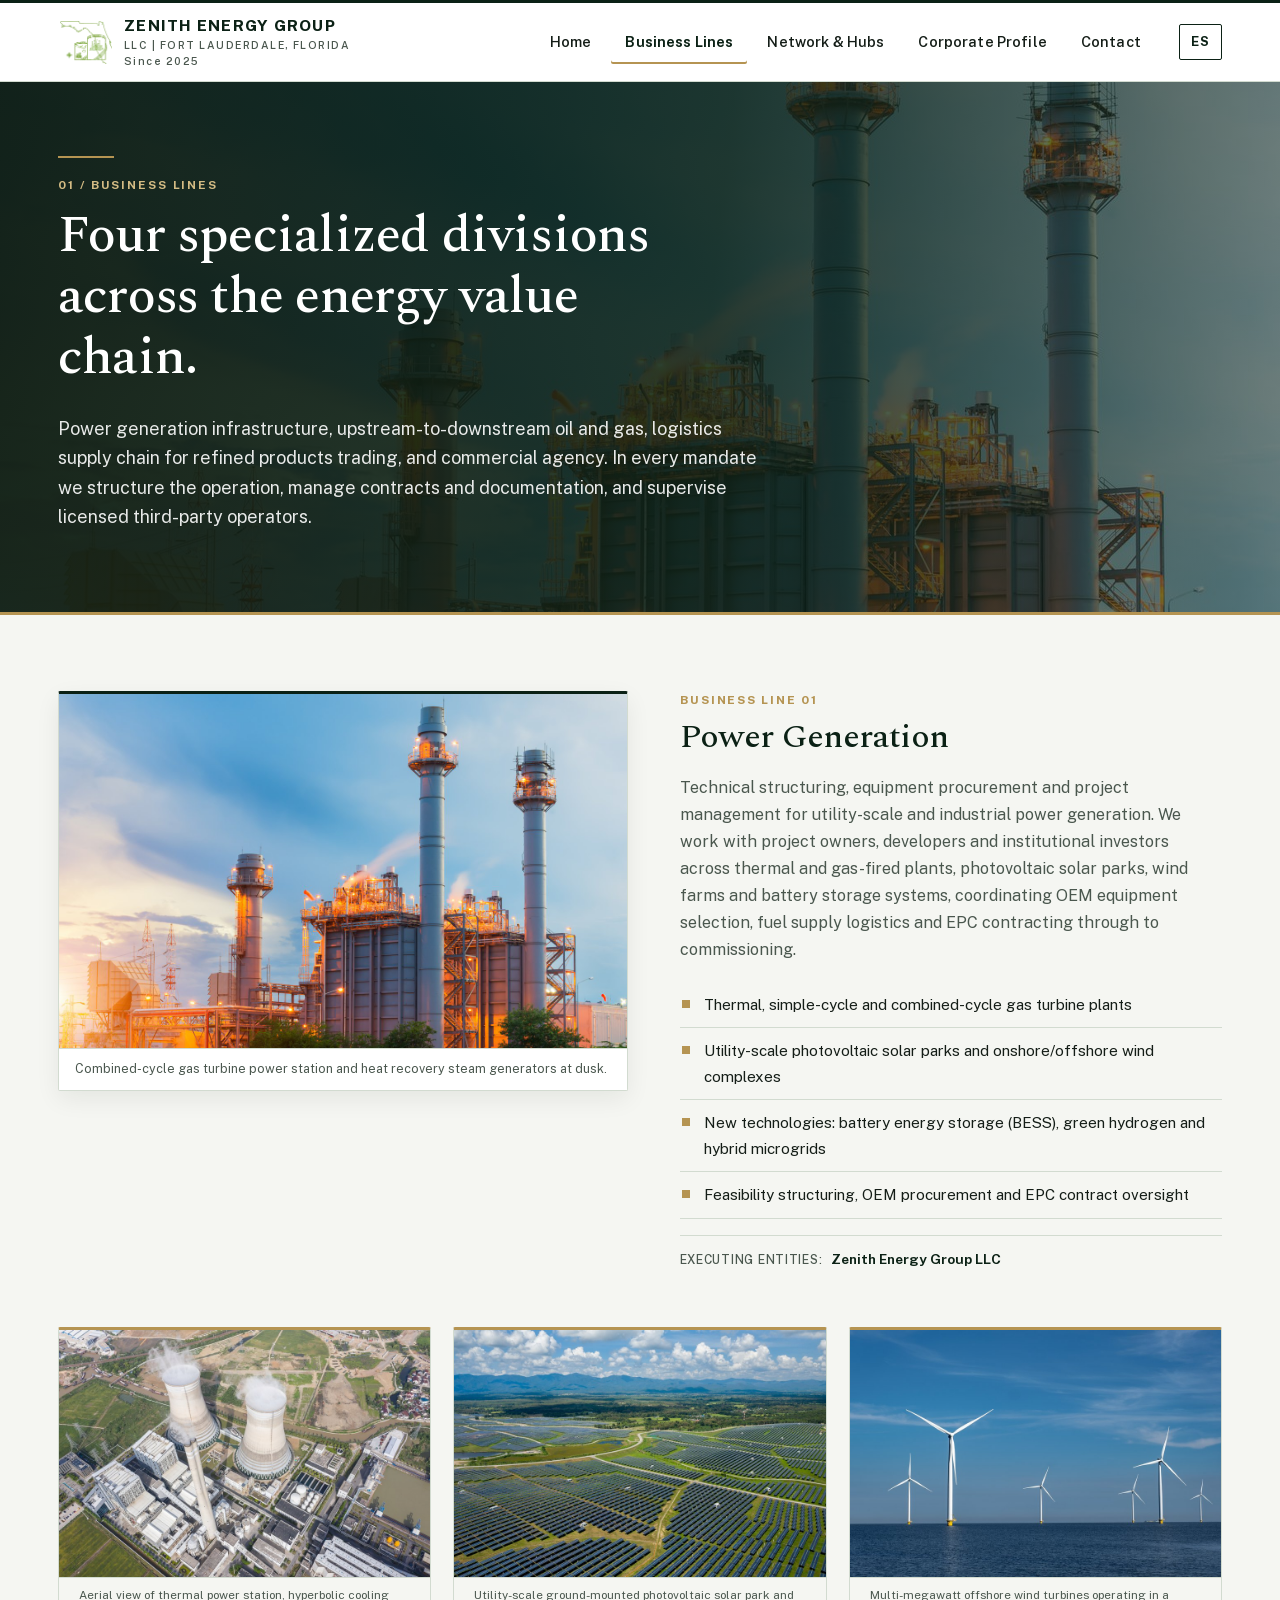
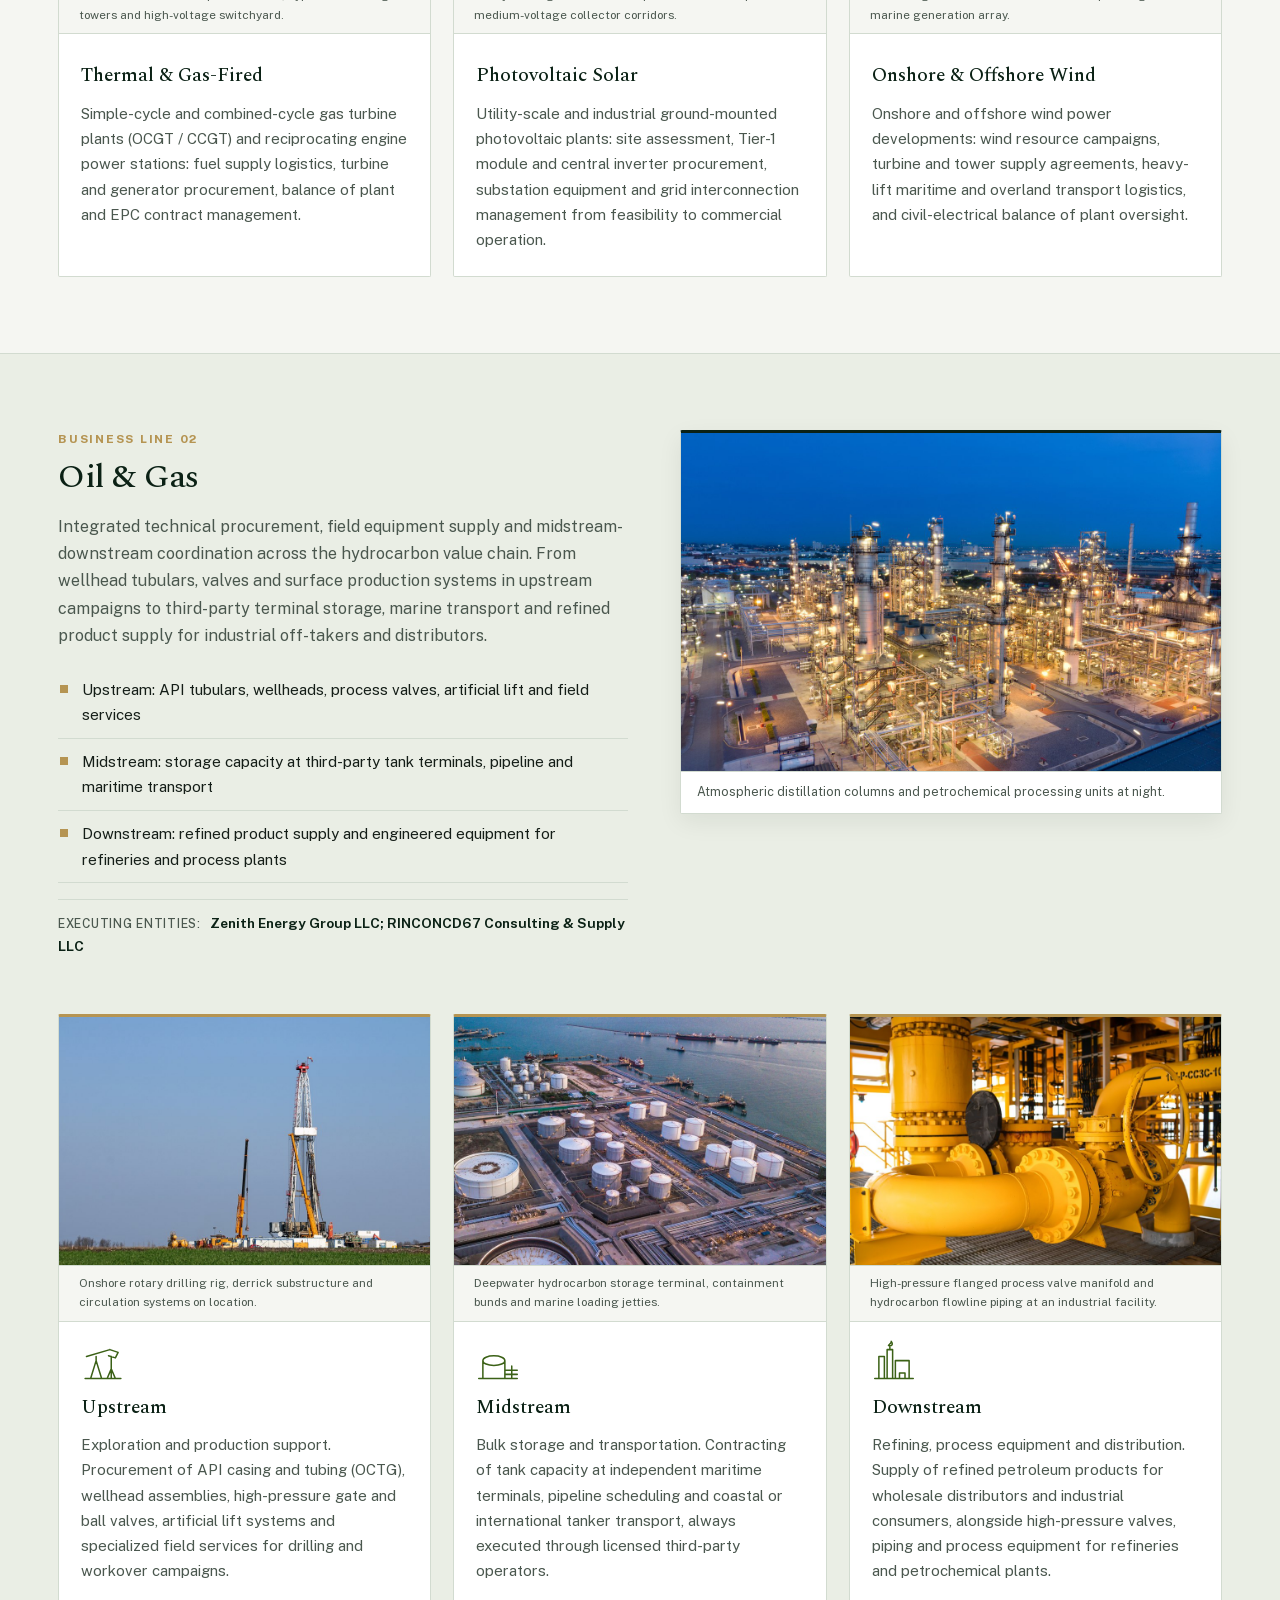
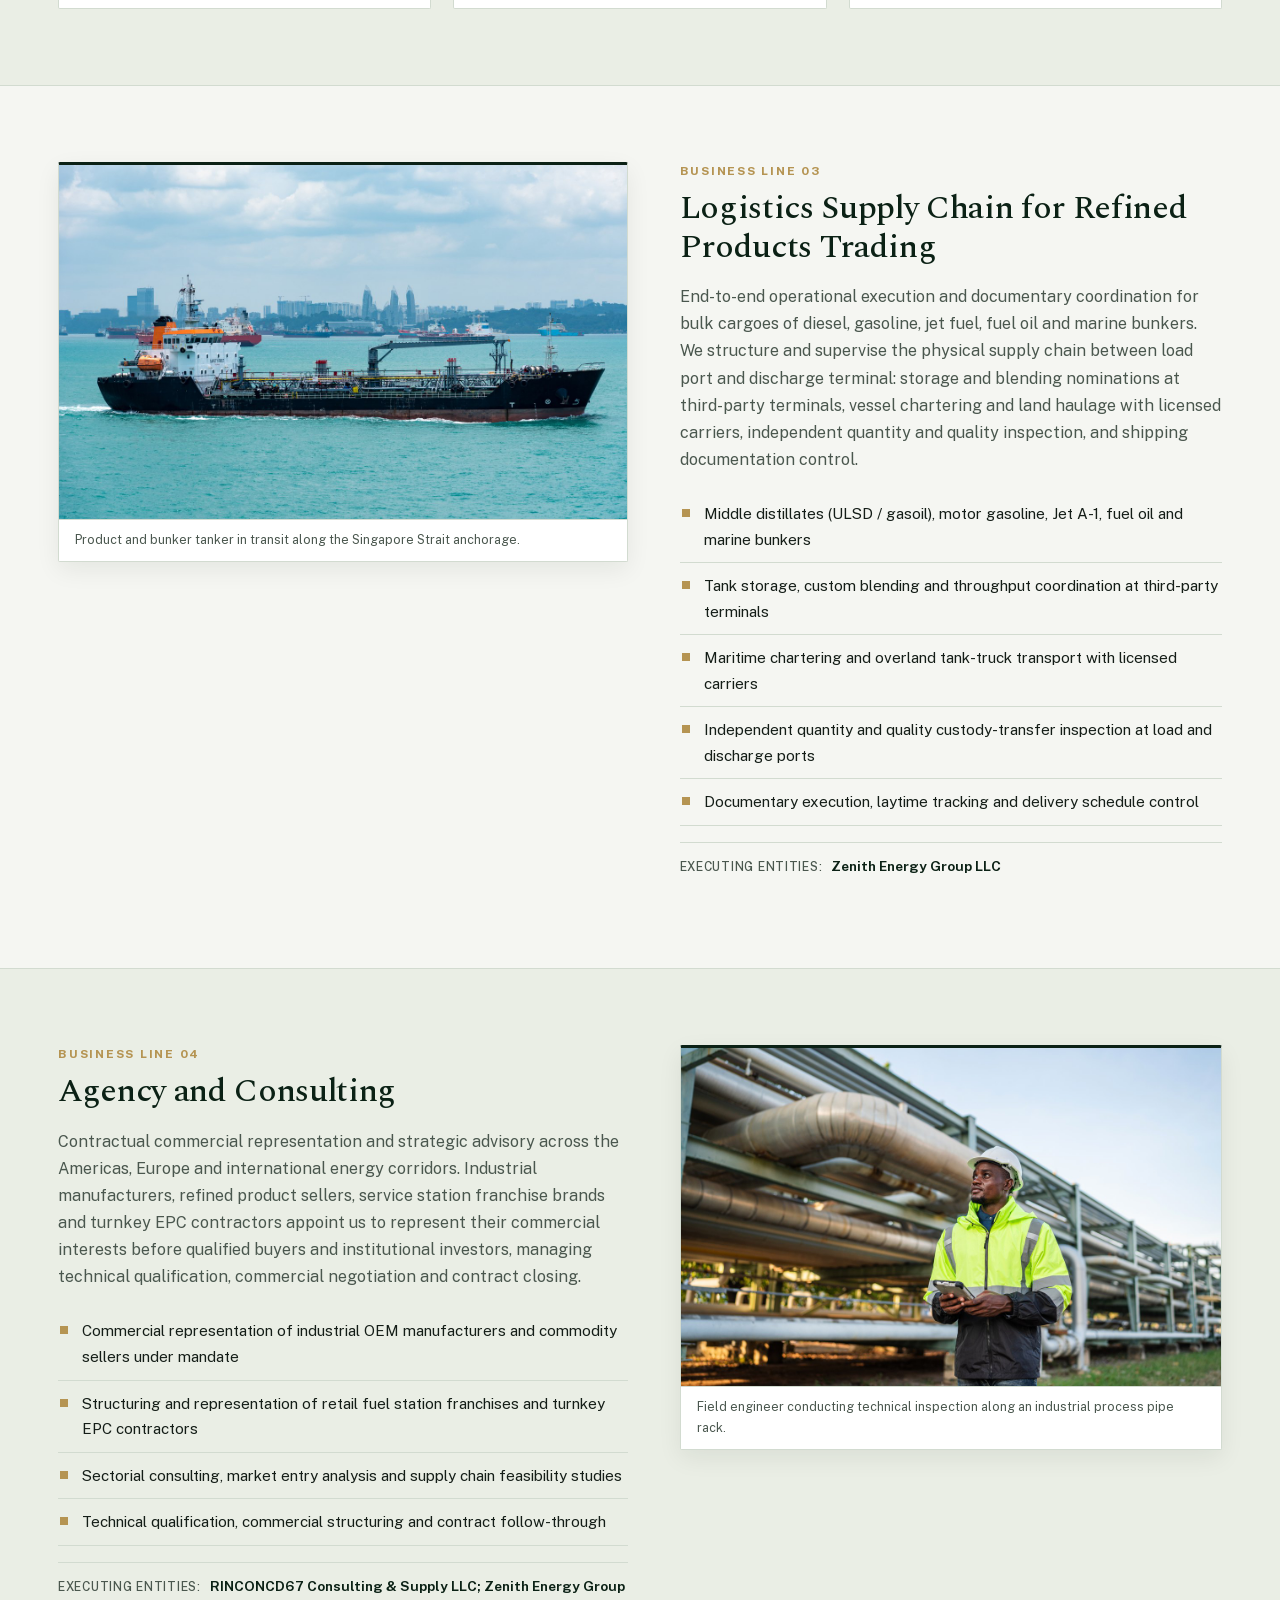
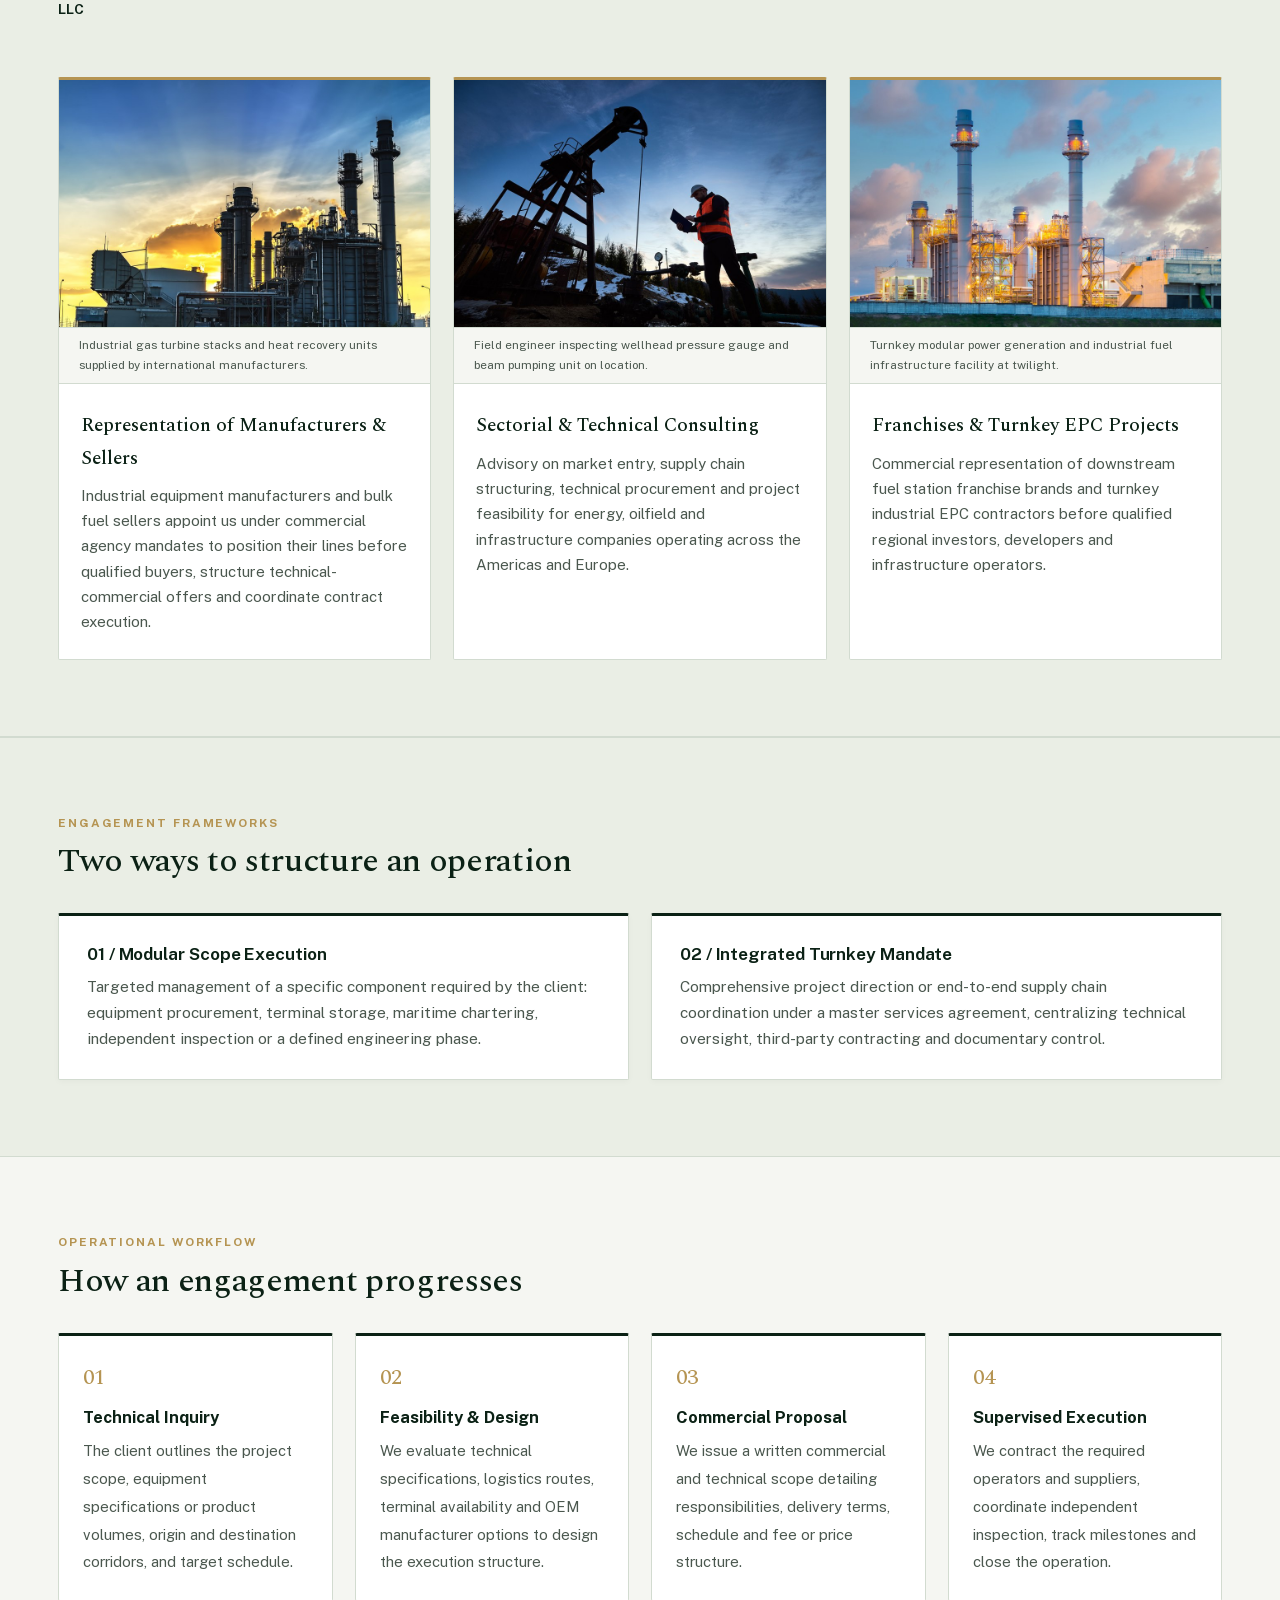
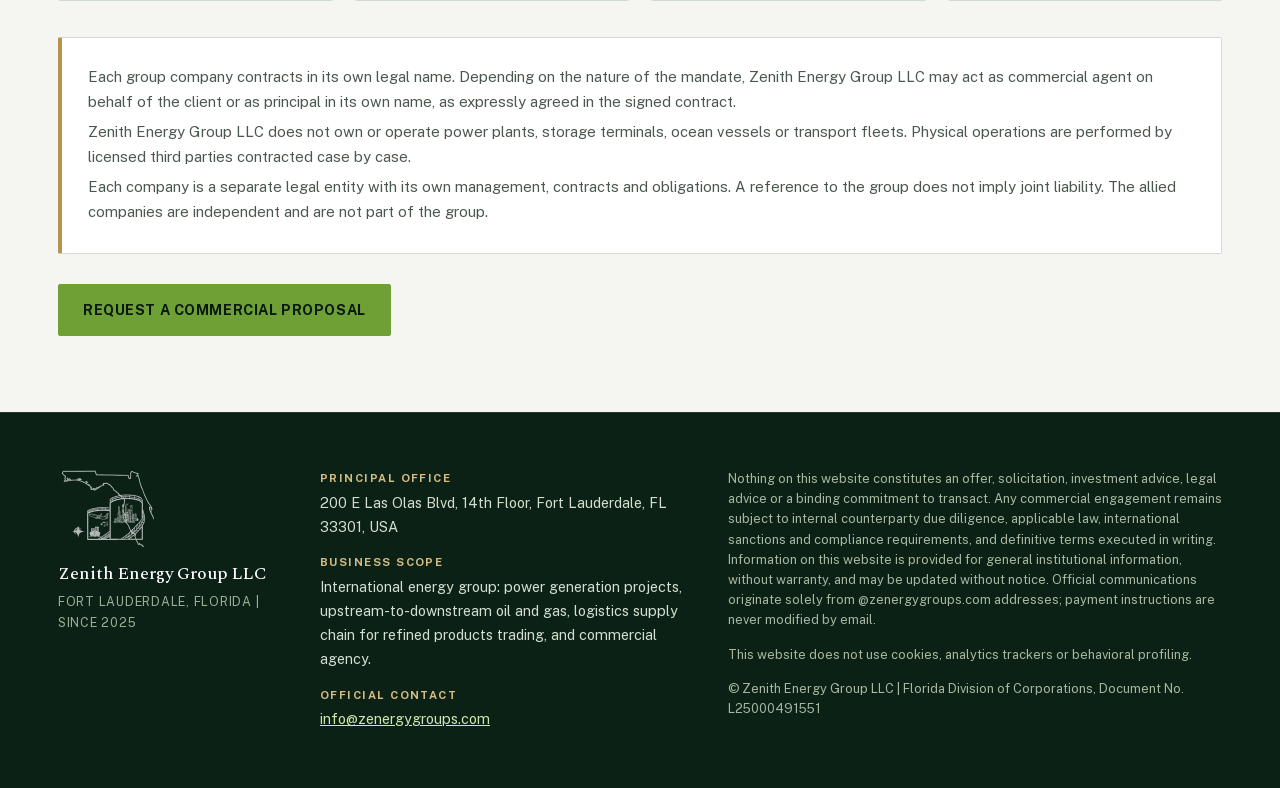
<file: en/services.html>
<!DOCTYPE html>
<html lang="en">
<head>
<meta charset="UTF-8">
<meta name="viewport" content="width=device-width, initial-scale=1.0">
<title>Business Lines | Zenith Energy Group LLC</title>
<meta name="description" content="Power generation projects, upstream-to-downstream oil and gas procurement, logistics supply chain for refined products trading, and commercial agency.">
<link rel="canonical" href="https://www.zenergygroups.com/en/services.html">
<link rel="alternate" hreflang="en" href="https://www.zenergygroups.com/en/services.html">
<link rel="alternate" hreflang="es" href="https://www.zenergygroups.com/es/services.html">
<link rel="alternate" hreflang="x-default" href="https://www.zenergygroups.com/en/services.html">
<link rel="icon" type="image/png" href="../assets/img/favicon.png">
<meta property="og:site_name" content="Zenith Energy Group LLC">
<meta property="og:title" content="Business Lines | Zenith Energy Group LLC">
<meta property="og:description" content="Power generation projects, upstream-to-downstream oil and gas procurement, logistics supply chain for refined products trading, and commercial agency.">
<meta property="og:type" content="website">
<meta property="og:url" content="https://www.zenergygroups.com/en/services.html">
<meta property="og:image" content="https://www.zenergygroups.com/assets/img/zenith-logo.png">
<link rel="preload" href="../assets/fonts/PublicSans-var.woff2" as="font" type="font/woff2" crossorigin>
<link rel="preload" href="../assets/fonts/Spectral-500.woff2" as="font" type="font/woff2" crossorigin>
<link rel="stylesheet" href="../assets/css/style.css?v=63037df8a5">
<script type="application/ld+json">{"@context": "https://schema.org", "@type": "Organization", "name": "Zenith Energy Group LLC", "url": "https://www.zenergygroups.com/", "email": "info@zenergygroups.com", "logo": "https://www.zenergygroups.com/assets/img/zenith-logo.png", "address": {"@type": "PostalAddress", "streetAddress": "200 E Las Olas Blvd, 14th Floor", "addressLocality": "Fort Lauderdale", "addressRegion": "FL", "postalCode": "33301", "addressCountry": "US"}}</script>
<script src="../assets/js/main.js?v=63037df8a5" defer></script>
</head>
<body>
<a class="skip" href="#main">Skip to content</a>
<header class="top"><div class="wrap topbar">
  <a class="brand" href="index.html" aria-label="Zenith Energy Group LLC">
    <img src="../assets/img/zenith-mark.png" alt="" width="54" height="44">
    <span>ZENITH ENERGY GROUP<small>LLC | FORT LAUDERDALE, FLORIDA</small><small>Since 2025</small></span>
  </a>
  <nav class="nav" id="mainNav" aria-label="Main"><a href="index.html">Home</a><a href="services.html" aria-current="page">Business Lines</a><a href="network.html">Network & Hubs</a><a href="compliance.html">Corporate Profile</a><a href="contact.html">Contact</a></nav>
  <div class="tools">
    <a class="lang" href="../es/services.html" hreflang="es" lang="es">ES</a>
    <button class="menu" id="menuBtn" type="button" aria-controls="mainNav" aria-expanded="false">Menu</button>
  </div>
</div></header>
<main id="main">
<section class="pagehead has-photo bg-power"><div class="wrap">
  <div class="rule-bar"></div>
  <p class="kicker">01 / BUSINESS LINES</p>
  <h1>Four specialized divisions across the energy value chain.</h1>
  <p class="lead">Power generation infrastructure, upstream-to-downstream oil and gas, logistics supply chain for refined products trading, and commercial agency. In every mandate we structure the operation, manage contracts and documentation, and supervise licensed third-party operators.</p>
</div></section>
<section class="ldetail" id="power"><div class="wrap lgrid"><figure><img src="../assets/img/lines/power.jpg" alt="Combined-cycle gas turbine power station and heat recovery steam generators at dusk." loading="lazy" width="1280" height="800"><figcaption>Combined-cycle gas turbine power station and heat recovery steam generators at dusk.</figcaption></figure><div><span class="num">BUSINESS LINE 01</span><h2>Power Generation</h2><p class="body-text">Technical structuring, equipment procurement and project management for utility-scale and industrial power generation. We work with project owners, developers and institutional investors across thermal and gas-fired plants, photovoltaic solar parks, wind farms and battery storage systems, coordinating OEM equipment selection, fuel supply logistics and EPC contracting through to commissioning.</p><ul class="ticks"><li>Thermal, simple-cycle and combined-cycle gas turbine plants</li><li>Utility-scale photovoltaic solar parks and onshore/offshore wind complexes</li><li>New technologies: battery energy storage (BESS), green hydrogen and hybrid microgrids</li><li>Feasibility structuring, OEM procurement and EPC contract oversight</li></ul><p class="cos-line"><span>Executing entities:</span> Zenith Energy Group LLC</p></div></div><div class="wrap"><div class="levels"><article class="level"><figure><img src="../assets/img/lines/tech-thermal.jpg" alt="Aerial view of thermal power station, hyperbolic cooling towers and high-voltage switchyard." loading="lazy" width="900" height="600"><figcaption>Aerial view of thermal power station, hyperbolic cooling towers and high-voltage switchyard.</figcaption></figure><div class="lvbody"><h4>Thermal & Gas-Fired</h4><p>Simple-cycle and combined-cycle gas turbine plants (OCGT / CCGT) and reciprocating engine power stations: fuel supply logistics, turbine and generator procurement, balance of plant and EPC contract management.</p></div></article><article class="level"><figure><img src="../assets/img/lines/tech-solar.jpg" alt="Utility-scale ground-mounted photovoltaic solar park and medium-voltage collector corridors." loading="lazy" width="900" height="600"><figcaption>Utility-scale ground-mounted photovoltaic solar park and medium-voltage collector corridors.</figcaption></figure><div class="lvbody"><h4>Photovoltaic Solar</h4><p>Utility-scale and industrial ground-mounted photovoltaic plants: site assessment, Tier-1 module and central inverter procurement, substation equipment and grid interconnection management from feasibility to commercial operation.</p></div></article><article class="level"><figure><img src="../assets/img/lines/tech-wind.jpg" alt="Multi-megawatt offshore wind turbines operating in a marine generation array." loading="lazy" width="900" height="600"><figcaption>Multi-megawatt offshore wind turbines operating in a marine generation array.</figcaption></figure><div class="lvbody"><h4>Onshore & Offshore Wind</h4><p>Onshore and offshore wind power developments: wind resource campaigns, turbine and tower supply agreements, heavy-lift maritime and overland transport logistics, and civil-electrical balance of plant oversight.</p></div></article></div></div></section><section class="ldetail rev" id="oilgas"><div class="wrap lgrid"><figure><img src="../assets/img/lines/oilgas.jpg" alt="Atmospheric distillation columns and petrochemical processing units at night." loading="lazy" width="1280" height="800"><figcaption>Atmospheric distillation columns and petrochemical processing units at night.</figcaption></figure><div><span class="num">BUSINESS LINE 02</span><h2>Oil & Gas</h2><p class="body-text">Integrated technical procurement, field equipment supply and midstream-downstream coordination across the hydrocarbon value chain. From wellhead tubulars, valves and surface production systems in upstream campaigns to third-party terminal storage, marine transport and refined product supply for industrial off-takers and distributors.</p><ul class="ticks"><li>Upstream: API tubulars, wellheads, process valves, artificial lift and field services</li><li>Midstream: storage capacity at third-party tank terminals, pipeline and maritime transport</li><li>Downstream: refined product supply and engineered equipment for refineries and process plants</li></ul><p class="cos-line"><span>Executing entities:</span> Zenith Energy Group LLC; RINCONCD67 Consulting &amp; Supply LLC</p></div></div><div class="wrap"><div class="levels"><article class="level"><figure><img src="../assets/img/lines/level-upstream.jpg" alt="Onshore rotary drilling rig, derrick substructure and circulation systems on location." loading="lazy" width="900" height="600"><figcaption>Onshore rotary drilling rig, derrick substructure and circulation systems on location.</figcaption></figure><div class="lvbody"><svg viewBox="0 0 64 64" aria-hidden="true" focusable="false" class="ico"><path d="M6 56h52M14 56l8-26 8 26M22 30v-6M8 24l34-10M42 14l12 4-4 8-10-3M44 24v32M38 56l6-14 6 14"/></svg><h4>Upstream</h4><p>Exploration and production support. Procurement of API casing and tubing (OCTG), wellhead assemblies, high-pressure gate and ball valves, artificial lift systems and specialized field services for drilling and workover campaigns.</p></div></article><article class="level"><figure><img src="../assets/img/lines/level-midstream.jpg" alt="Deepwater hydrocarbon storage terminal, containment bunds and marine loading jetties." loading="lazy" width="900" height="600"><figcaption>Deepwater hydrocarbon storage terminal, containment bunds and marine loading jetties.</figcaption></figure><div class="lvbody"><svg viewBox="0 0 64 64" aria-hidden="true" focusable="false" class="ico"><path d="M4 56h56M10 56V30c0-4 7-7 16-7s16 3 16 7v26M10 30c0 4 7 7 16 7s16-3 16-7M42 44h18M42 50h18M52 38v18"/></svg><h4>Midstream</h4><p>Bulk storage and transportation. Contracting of tank capacity at independent maritime terminals, pipeline scheduling and coastal or international tanker transport, always executed through licensed third-party operators.</p></div></article><article class="level"><figure><img src="../assets/img/lines/level-downstream.jpg" alt="High-pressure flanged process valve manifold and hydrocarbon flowline piping at an industrial facility." loading="lazy" width="900" height="600"><figcaption>High-pressure flanged process valve manifold and hydrocarbon flowline piping at an industrial facility.</figcaption></figure><div class="lvbody"><svg viewBox="0 0 64 64" aria-hidden="true" focusable="false" class="ico"><path d="M4 56h56M10 56V24h8v32M22 56V14h8v42M34 56V30h20v26M40 56v-8h8v8M26 14V8M24 8c2-3 4-3 4-6 2 3 2 5 0 6"/></svg><h4>Downstream</h4><p>Refining, process equipment and distribution. Supply of refined petroleum products for wholesale distributors and industrial consumers, alongside high-pressure valves, piping and process equipment for refineries and petrochemical plants.</p></div></article></div></div></section><section class="ldetail" id="supply"><div class="wrap lgrid"><figure><img src="../assets/img/lines/supply.jpg" alt="Product and bunker tanker in transit along the Singapore Strait anchorage." loading="lazy" width="1280" height="800"><figcaption>Product and bunker tanker in transit along the Singapore Strait anchorage.</figcaption></figure><div><span class="num">BUSINESS LINE 03</span><h2>Logistics Supply Chain for Refined Products Trading</h2><p class="body-text">End-to-end operational execution and documentary coordination for bulk cargoes of diesel, gasoline, jet fuel, fuel oil and marine bunkers. We structure and supervise the physical supply chain between load port and discharge terminal: storage and blending nominations at third-party terminals, vessel chartering and land haulage with licensed carriers, independent quantity and quality inspection, and shipping documentation control.</p><ul class="ticks"><li>Middle distillates (ULSD / gasoil), motor gasoline, Jet A-1, fuel oil and marine bunkers</li><li>Tank storage, custom blending and throughput coordination at third-party terminals</li><li>Maritime chartering and overland tank-truck transport with licensed carriers</li><li>Independent quantity and quality custody-transfer inspection at load and discharge ports</li><li>Documentary execution, laytime tracking and delivery schedule control</li></ul><p class="cos-line"><span>Executing entities:</span> Zenith Energy Group LLC</p></div></div></section><section class="ldetail rev" id="agency"><div class="wrap lgrid"><figure><img src="../assets/img/lines/agency.jpg" alt="Field engineer conducting technical inspection along an industrial process pipe rack." loading="lazy" width="1280" height="800"><figcaption>Field engineer conducting technical inspection along an industrial process pipe rack.</figcaption></figure><div><span class="num">BUSINESS LINE 04</span><h2>Agency and Consulting</h2><p class="body-text">Contractual commercial representation and strategic advisory across the Americas, Europe and international energy corridors. Industrial manufacturers, refined product sellers, service station franchise brands and turnkey EPC contractors appoint us to represent their commercial interests before qualified buyers and institutional investors, managing technical qualification, commercial negotiation and contract closing.</p><ul class="ticks"><li>Commercial representation of industrial OEM manufacturers and commodity sellers under mandate</li><li>Structuring and representation of retail fuel station franchises and turnkey EPC contractors</li><li>Sectorial consulting, market entry analysis and supply chain feasibility studies</li><li>Technical qualification, commercial structuring and contract follow-through</li></ul><p class="cos-line"><span>Executing entities:</span> RINCONCD67 Consulting &amp; Supply LLC; Zenith Energy Group LLC</p></div></div><div class="wrap"><div class="levels"><article class="level"><figure><img src="../assets/img/lines/agency-sellers.jpg" alt="Industrial gas turbine stacks and heat recovery units supplied by international manufacturers." loading="lazy" width="900" height="600"><figcaption>Industrial gas turbine stacks and heat recovery units supplied by international manufacturers.</figcaption></figure><div class="lvbody"><h4>Representation of Manufacturers & Sellers</h4><p>Industrial equipment manufacturers and bulk fuel sellers appoint us under commercial agency mandates to position their lines before qualified buyers, structure technical-commercial offers and coordinate contract execution.</p></div></article><article class="level"><figure><img src="../assets/img/lines/agency-consulting.jpg" alt="Field engineer inspecting wellhead pressure gauge and beam pumping unit on location." loading="lazy" width="900" height="600"><figcaption>Field engineer inspecting wellhead pressure gauge and beam pumping unit on location.</figcaption></figure><div class="lvbody"><h4>Sectorial & Technical Consulting</h4><p>Advisory on market entry, supply chain structuring, technical procurement and project feasibility for energy, oilfield and infrastructure companies operating across the Americas and Europe.</p></div></article><article class="level"><figure><img src="../assets/img/lines/agency-franchise.jpg" alt="Turnkey modular power generation and industrial fuel infrastructure facility at twilight." loading="lazy" width="900" height="600"><figcaption>Turnkey modular power generation and industrial fuel infrastructure facility at twilight.</figcaption></figure><div class="lvbody"><h4>Franchises & Turnkey EPC Projects</h4><p>Commercial representation of downstream fuel station franchise brands and turnkey industrial EPC contractors before qualified regional investors, developers and infrastructure operators.</p></div></article></div></div></section>
<section class="band alt"><div class="wrap">
  <div class="sec-head">
    <p class="kicker">ENGAGEMENT FRAMEWORKS</p>
    <h2>Two ways to structure an operation</h2>
  </div>
  <div class="cards two"><article class="card"><h3>01 / Modular Scope Execution</h3><p>Targeted management of a specific component required by the client: equipment procurement, terminal storage, maritime chartering, independent inspection or a defined engineering phase.</p></article><article class="card"><h3>02 / Integrated Turnkey Mandate</h3><p>Comprehensive project direction or end-to-end supply chain coordination under a master services agreement, centralizing technical oversight, third-party contracting and documentary control.</p></article></div>
</div></section>
<section class="band wrap">
  <div class="sec-head">
    <p class="kicker">OPERATIONAL WORKFLOW</p>
    <h2>How an engagement progresses</h2>
  </div>
  <ol class="steps"><li><b>Technical Inquiry</b><span>The client outlines the project scope, equipment specifications or product volumes, origin and destination corridors, and target schedule.</span></li><li><b>Feasibility & Design</b><span>We evaluate technical specifications, logistics routes, terminal availability and OEM manufacturer options to design the execution structure.</span></li><li><b>Commercial Proposal</b><span>We issue a written commercial and technical scope detailing responsibilities, delivery terms, schedule and fee or price structure.</span></li><li><b>Supervised Execution</b><span>We contract the required operators and suppliers, coordinate independent inspection, track milestones and close the operation.</span></li></ol>
  <div class="note">
    <p>Each group company contracts in its own legal name. Depending on the nature of the mandate, Zenith Energy Group LLC may act as commercial agent on behalf of the client or as principal in its own name, as expressly agreed in the signed contract.</p>
    <p>Zenith Energy Group LLC does not own or operate power plants, storage terminals, ocean vessels or transport fleets. Physical operations are performed by licensed third parties contracted case by case.</p>
    <p>Each company is a separate legal entity with its own management, contracts and obligations. A reference to the group does not imply joint liability. The allied companies are independent and are not part of the group.</p>
  </div>
  <div class="actions"><a class="btn" href="contact.html">Request a Commercial Proposal</a></div>
</section>
</main>
<footer class="foot"><div class="wrap foot-grid">
  <div><img src="../assets/img/zenith-mark-white.png" alt="" width="96" height="78"><p class="fname">Zenith Energy Group LLC</p><p class="fsub">Fort Lauderdale, Florida | Since 2025</p></div>
  <div>
    <p><b>Principal Office</b>200 E Las Olas Blvd, 14th Floor, Fort Lauderdale, FL 33301, USA</p>
    <p><b>Business Scope</b>International energy group: power generation projects, upstream-to-downstream oil and gas, logistics supply chain for refined products trading, and commercial agency.</p>
    <p><b>Official Contact</b><a href="mailto:info@zenergygroups.com">info@zenergygroups.com</a></p>
  </div>
  <div class="legal">
    <p>Nothing on this website constitutes an offer, solicitation, investment advice, legal advice or a binding commitment to transact. Any commercial engagement remains subject to internal counterparty due diligence, applicable law, international sanctions and compliance requirements, and definitive terms executed in writing. Information on this website is provided for general institutional information, without warranty, and may be updated without notice. Official communications originate solely from @zenergygroups.com addresses; payment instructions are never modified by email.</p>
    <p>This website does not use cookies, analytics trackers or behavioral profiling.</p>
    <p>&copy; Zenith Energy Group LLC | Florida Division of Corporations, Document No. L25000491551</p>
  </div>
</div></footer>
</body>
</html>
</file>
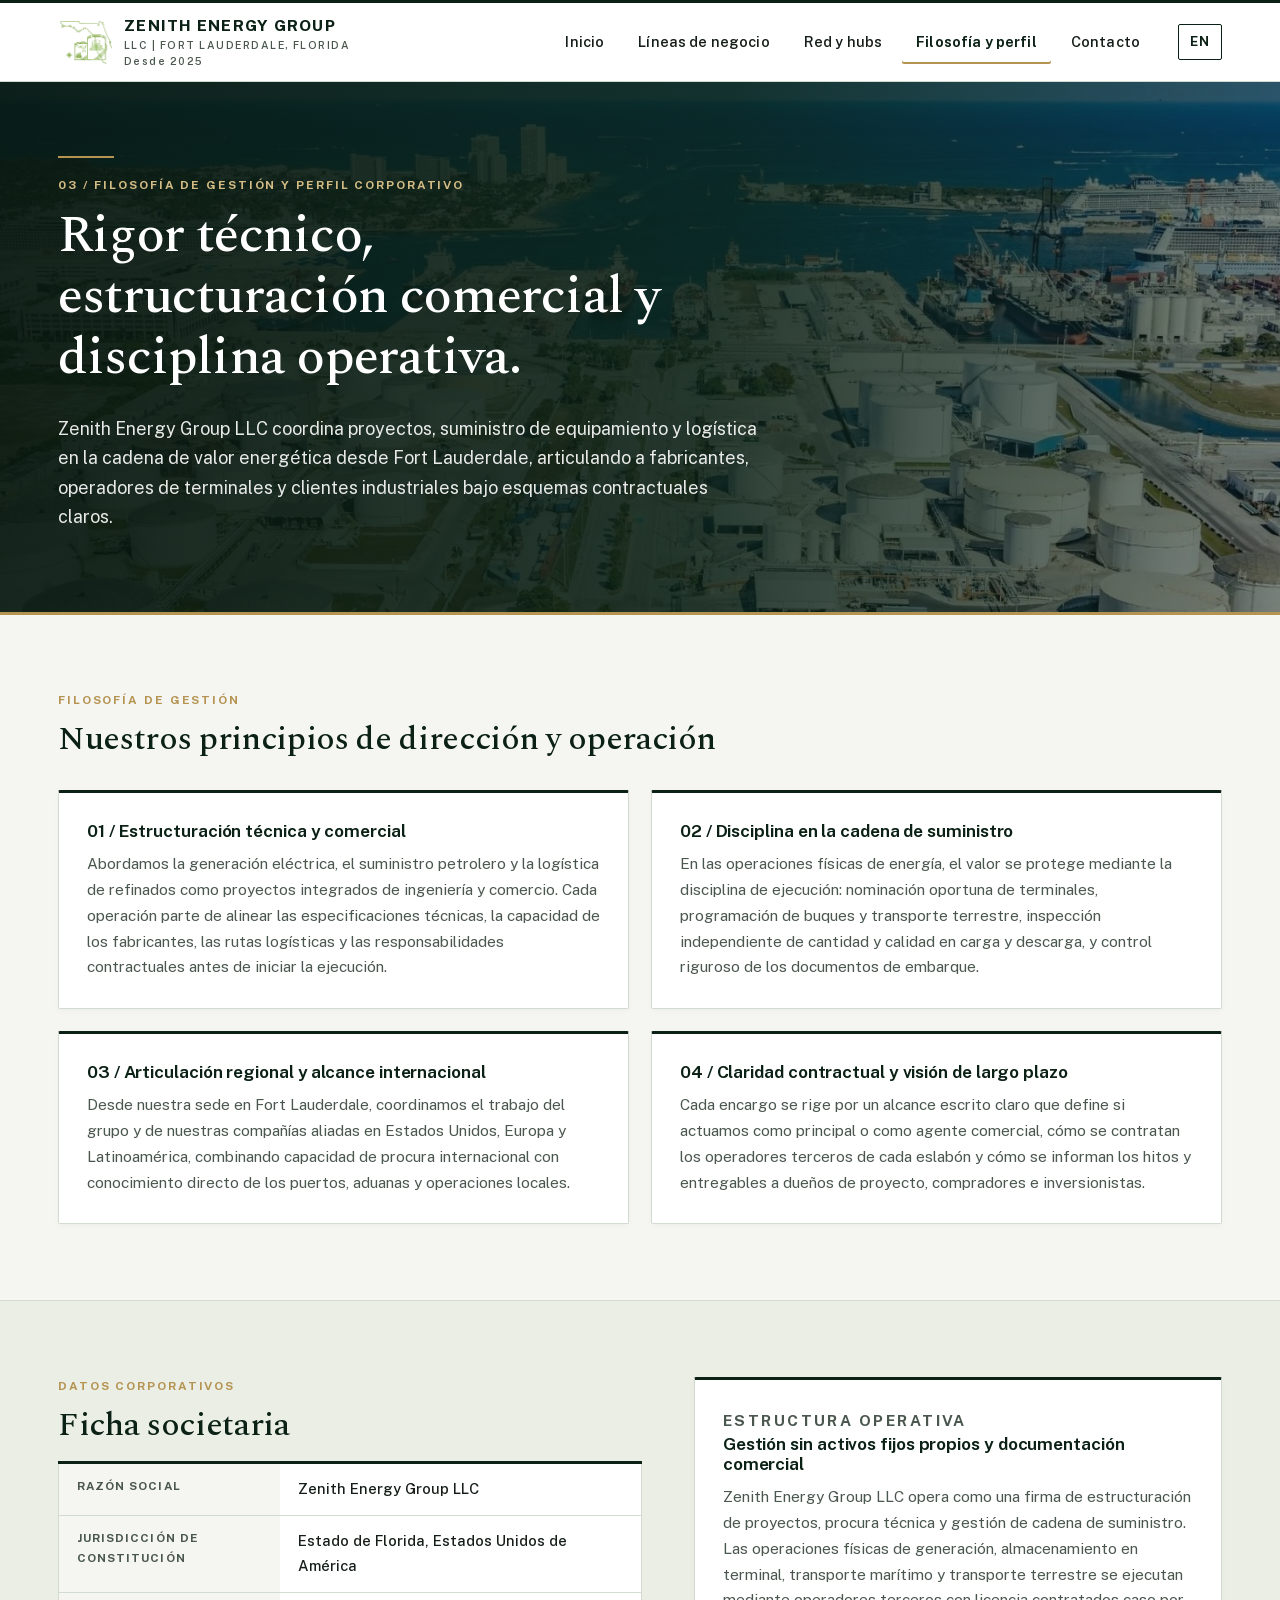
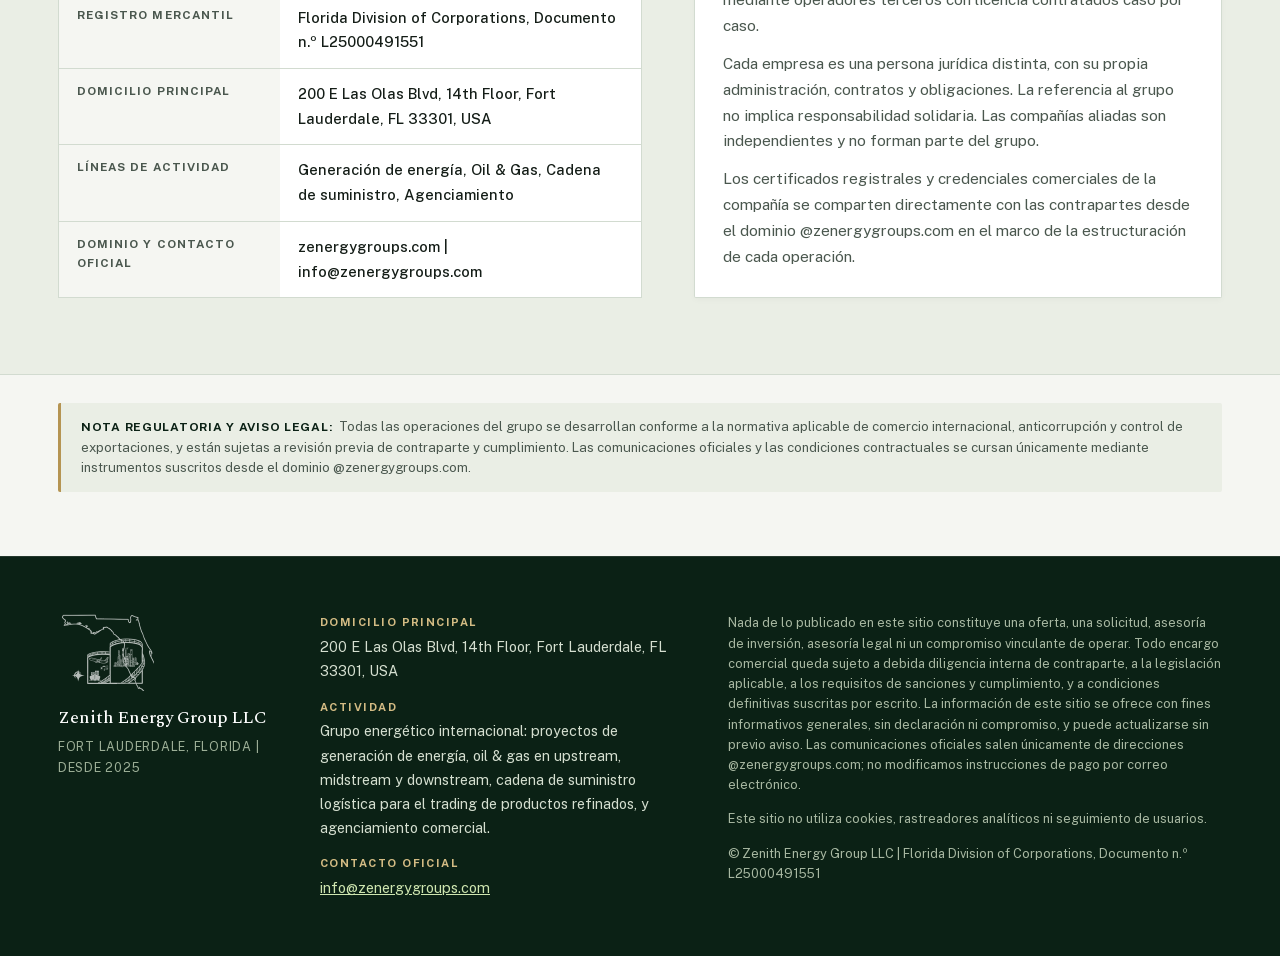
<file: es/compliance.html>
<!DOCTYPE html>
<html lang="es">
<head>
<meta charset="UTF-8">
<meta name="viewport" content="width=device-width, initial-scale=1.0">
<title>Filosofía de gestión y perfil corporativo | Zenith Energy Group LLC</title>
<meta name="description" content="Filosofía de gestión, principios operativos y datos registrales de Zenith Energy Group LLC en Fort Lauderdale, Florida.">
<link rel="canonical" href="https://www.zenergygroups.com/es/compliance.html">
<link rel="alternate" hreflang="en" href="https://www.zenergygroups.com/en/compliance.html">
<link rel="alternate" hreflang="es" href="https://www.zenergygroups.com/es/compliance.html">
<link rel="alternate" hreflang="x-default" href="https://www.zenergygroups.com/en/compliance.html">
<link rel="icon" type="image/png" href="../assets/img/favicon.png">
<meta property="og:site_name" content="Zenith Energy Group LLC">
<meta property="og:title" content="Filosofía de gestión y perfil corporativo | Zenith Energy Group LLC">
<meta property="og:description" content="Filosofía de gestión, principios operativos y datos registrales de Zenith Energy Group LLC en Fort Lauderdale, Florida.">
<meta property="og:type" content="website">
<meta property="og:url" content="https://www.zenergygroups.com/es/compliance.html">
<meta property="og:image" content="https://www.zenergygroups.com/assets/img/zenith-logo.png">
<link rel="preload" href="../assets/fonts/PublicSans-var.woff2" as="font" type="font/woff2" crossorigin>
<link rel="preload" href="../assets/fonts/Spectral-500.woff2" as="font" type="font/woff2" crossorigin>
<link rel="stylesheet" href="../assets/css/style.css?v=63037df8a5">
<script type="application/ld+json">{"@context": "https://schema.org", "@type": "Organization", "name": "Zenith Energy Group LLC", "url": "https://www.zenergygroups.com/", "email": "info@zenergygroups.com", "logo": "https://www.zenergygroups.com/assets/img/zenith-logo.png", "address": {"@type": "PostalAddress", "streetAddress": "200 E Las Olas Blvd, 14th Floor", "addressLocality": "Fort Lauderdale", "addressRegion": "FL", "postalCode": "33301", "addressCountry": "US"}}</script>
<script src="../assets/js/main.js?v=63037df8a5" defer></script>
</head>
<body>
<a class="skip" href="#main">Ir al contenido</a>
<header class="top"><div class="wrap topbar">
  <a class="brand" href="index.html" aria-label="Zenith Energy Group LLC">
    <img src="../assets/img/zenith-mark.png" alt="" width="54" height="44">
    <span>ZENITH ENERGY GROUP<small>LLC | FORT LAUDERDALE, FLORIDA</small><small>Desde 2025</small></span>
  </a>
  <nav class="nav" id="mainNav" aria-label="Principal"><a href="index.html">Inicio</a><a href="services.html">Líneas de negocio</a><a href="network.html">Red y hubs</a><a href="compliance.html" aria-current="page">Filosofía y perfil</a><a href="contact.html">Contacto</a></nav>
  <div class="tools">
    <a class="lang" href="../en/compliance.html" hreflang="en" lang="en">EN</a>
    <button class="menu" id="menuBtn" type="button" aria-controls="mainNav" aria-expanded="false">Menú</button>
  </div>
</div></header>
<main id="main">
<section class="pagehead has-photo bg-port"><div class="wrap">
  <div class="rule-bar"></div>
  <p class="kicker">03 / FILOSOFÍA DE GESTIÓN Y PERFIL CORPORATIVO</p>
  <h1>Rigor técnico, estructuración comercial y disciplina operativa.</h1>
  <p class="lead">Zenith Energy Group LLC coordina proyectos, suministro de equipamiento y logística en la cadena de valor energética desde Fort Lauderdale, articulando a fabricantes, operadores de terminales y clientes industriales bajo esquemas contractuales claros.</p>
</div></section>
<section class="band wrap">
  <div class="sec-head">
    <p class="kicker">FILOSOFÍA DE GESTIÓN</p>
    <h2>Nuestros principios de dirección y operación</h2>
  </div>
  <div class="cards two"><article class="card"><h3>01 / Estructuración técnica y comercial</h3><p>Abordamos la generación eléctrica, el suministro petrolero y la logística de refinados como proyectos integrados de ingeniería y comercio. Cada operación parte de alinear las especificaciones técnicas, la capacidad de los fabricantes, las rutas logísticas y las responsabilidades contractuales antes de iniciar la ejecución.</p></article><article class="card"><h3>02 / Disciplina en la cadena de suministro</h3><p>En las operaciones físicas de energía, el valor se protege mediante la disciplina de ejecución: nominación oportuna de terminales, programación de buques y transporte terrestre, inspección independiente de cantidad y calidad en carga y descarga, y control riguroso de los documentos de embarque.</p></article><article class="card"><h3>03 / Articulación regional y alcance internacional</h3><p>Desde nuestra sede en Fort Lauderdale, coordinamos el trabajo del grupo y de nuestras compañías aliadas en Estados Unidos, Europa y Latinoamérica, combinando capacidad de procura internacional con conocimiento directo de los puertos, aduanas y operaciones locales.</p></article><article class="card"><h3>04 / Claridad contractual y visión de largo plazo</h3><p>Cada encargo se rige por un alcance escrito claro que define si actuamos como principal o como agente comercial, cómo se contratan los operadores terceros de cada eslabón y cómo se informan los hitos y entregables a dueños de proyecto, compradores e inversionistas.</p></article></div>
</section>
<section class="band alt"><div class="wrap split">
  <div>
    <p class="kicker">DATOS CORPORATIVOS</p>
    <h2>Ficha societaria</h2>
    <table class="spec-table" aria-label="Ficha societaria">
      <tbody><tr><th>Razón social</th><td>Zenith Energy Group LLC</td></tr><tr><th>Jurisdicción de constitución</th><td>Estado de Florida, Estados Unidos de América</td></tr><tr><th>Registro mercantil</th><td>Florida Division of Corporations, Documento n.º L25000491551</td></tr><tr><th>Domicilio principal</th><td>200 E Las Olas Blvd, 14th Floor, Fort Lauderdale, FL 33301, USA</td></tr><tr><th>Líneas de actividad</th><td>Generación de energía, Oil &amp; Gas, Cadena de suministro, Agenciamiento</td></tr><tr><th>Dominio y contacto oficial</th><td>zenergygroups.com | info@zenergygroups.com</td></tr></tbody>
    </table>
  </div>
  <div class="card">
    <p class="kicker">ESTRUCTURA OPERATIVA</p>
    <h3>Gestión sin activos fijos propios y documentación comercial</h3>
    <p style="margin-bottom:12px">Zenith Energy Group LLC opera como una firma de estructuración de proyectos, procura técnica y gestión de cadena de suministro. Las operaciones físicas de generación, almacenamiento en terminal, transporte marítimo y transporte terrestre se ejecutan mediante operadores terceros con licencia contratados caso por caso.</p>
    <p style="margin-bottom:12px">Cada empresa es una persona jurídica distinta, con su propia administración, contratos y obligaciones. La referencia al grupo no implica responsabilidad solidaria. Las compañías aliadas son independientes y no forman parte del grupo.</p>
    <p>Los certificados registrales y credenciales comerciales de la compañía se comparten directamente con las contrapartes desde el dominio @zenergygroups.com en el marco de la estructuración de cada operación.</p>
  </div>
</div></section>
<section class="wrap"><div class="cintillo">
  <p><b>Nota regulatoria y aviso legal:</b> Todas las operaciones del grupo se desarrollan conforme a la normativa aplicable de comercio internacional, anticorrupción y control de exportaciones, y están sujetas a revisión previa de contraparte y cumplimiento. Las comunicaciones oficiales y las condiciones contractuales se cursan únicamente mediante instrumentos suscritos desde el dominio @zenergygroups.com.</p>
</div></section>
</main>
<footer class="foot"><div class="wrap foot-grid">
  <div><img src="../assets/img/zenith-mark-white.png" alt="" width="96" height="78"><p class="fname">Zenith Energy Group LLC</p><p class="fsub">Fort Lauderdale, Florida | Desde 2025</p></div>
  <div>
    <p><b>Domicilio principal</b>200 E Las Olas Blvd, 14th Floor, Fort Lauderdale, FL 33301, USA</p>
    <p><b>Actividad</b>Grupo energético internacional: proyectos de generación de energía, oil & gas en upstream, midstream y downstream, cadena de suministro logística para el trading de productos refinados, y agenciamiento comercial.</p>
    <p><b>Contacto oficial</b><a href="mailto:info@zenergygroups.com">info@zenergygroups.com</a></p>
  </div>
  <div class="legal">
    <p>Nada de lo publicado en este sitio constituye una oferta, una solicitud, asesoría de inversión, asesoría legal ni un compromiso vinculante de operar. Todo encargo comercial queda sujeto a debida diligencia interna de contraparte, a la legislación aplicable, a los requisitos de sanciones y cumplimiento, y a condiciones definitivas suscritas por escrito. La información de este sitio se ofrece con fines informativos generales, sin declaración ni compromiso, y puede actualizarse sin previo aviso. Las comunicaciones oficiales salen únicamente de direcciones @zenergygroups.com; no modificamos instrucciones de pago por correo electrónico.</p>
    <p>Este sitio no utiliza cookies, rastreadores analíticos ni seguimiento de usuarios.</p>
    <p>&copy; Zenith Energy Group LLC | Florida Division of Corporations, Documento n.º L25000491551</p>
  </div>
</div></footer>
</body>
</html>
</file>
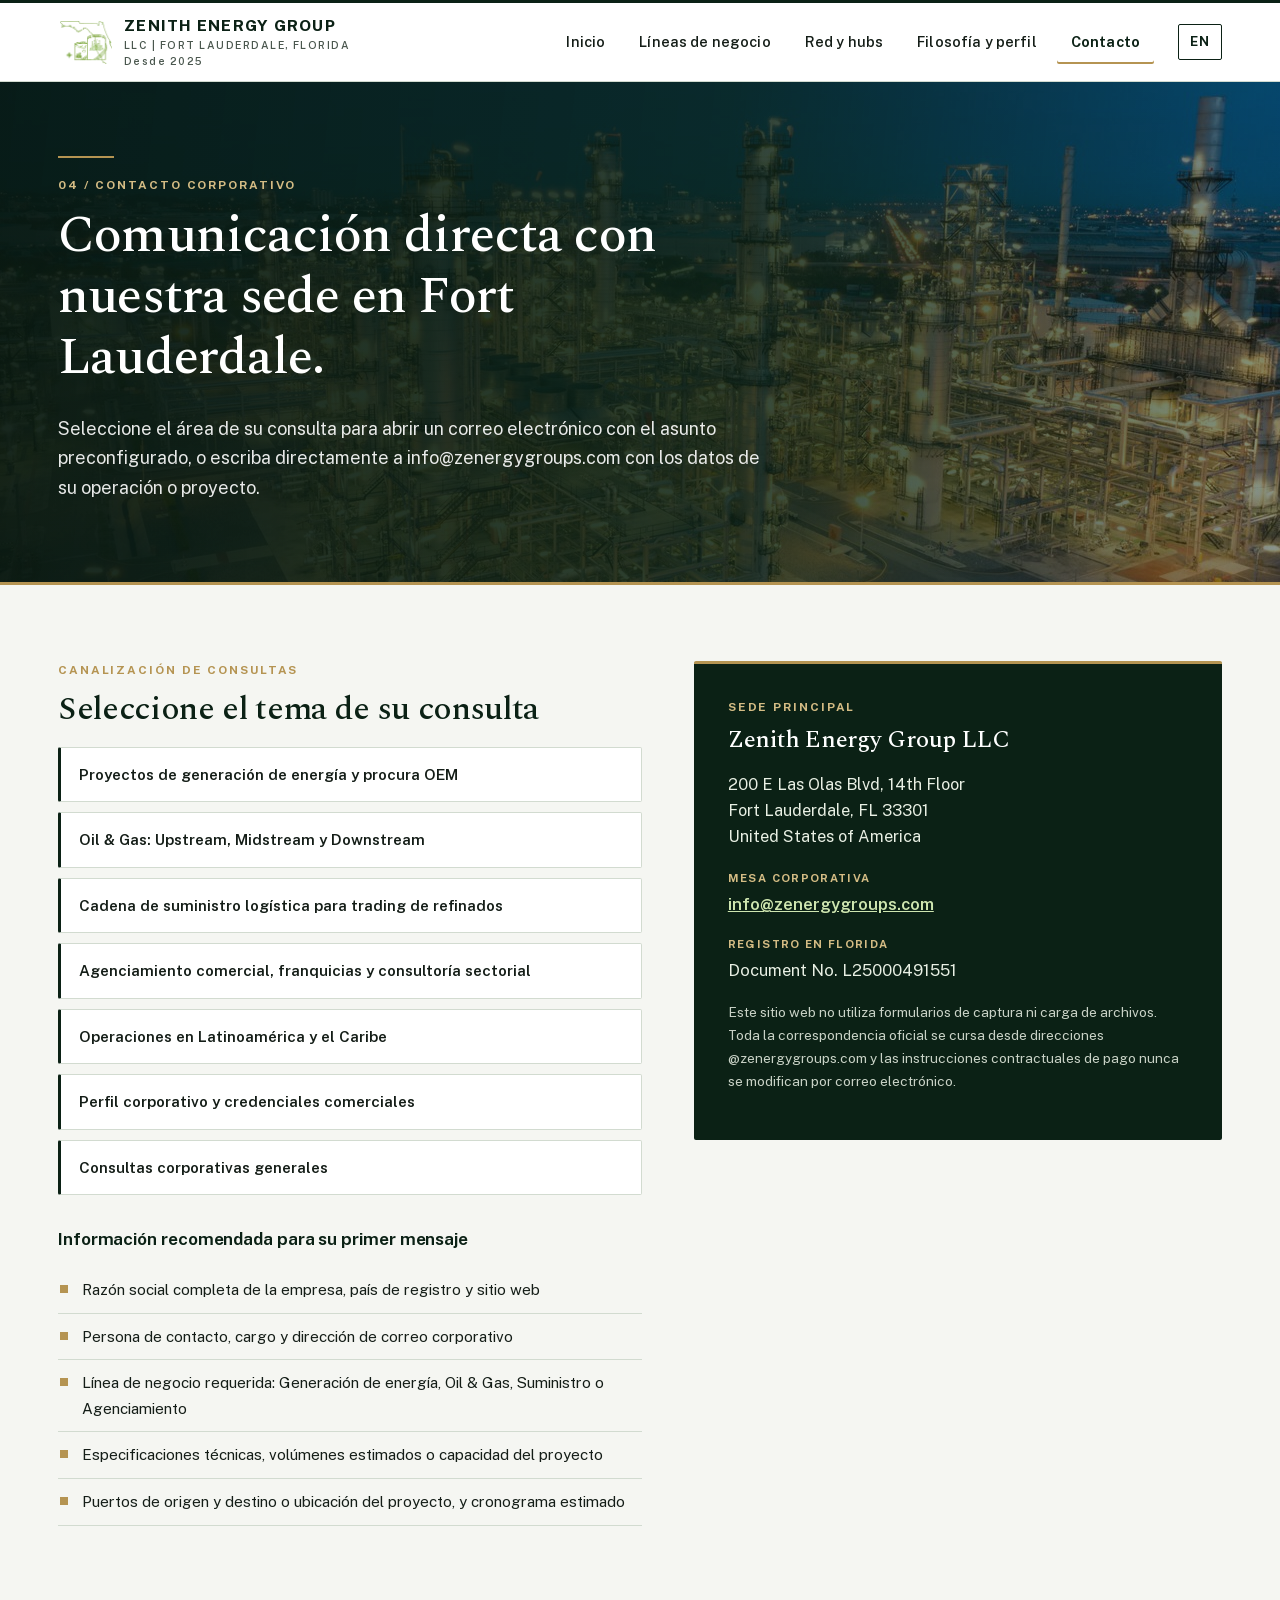
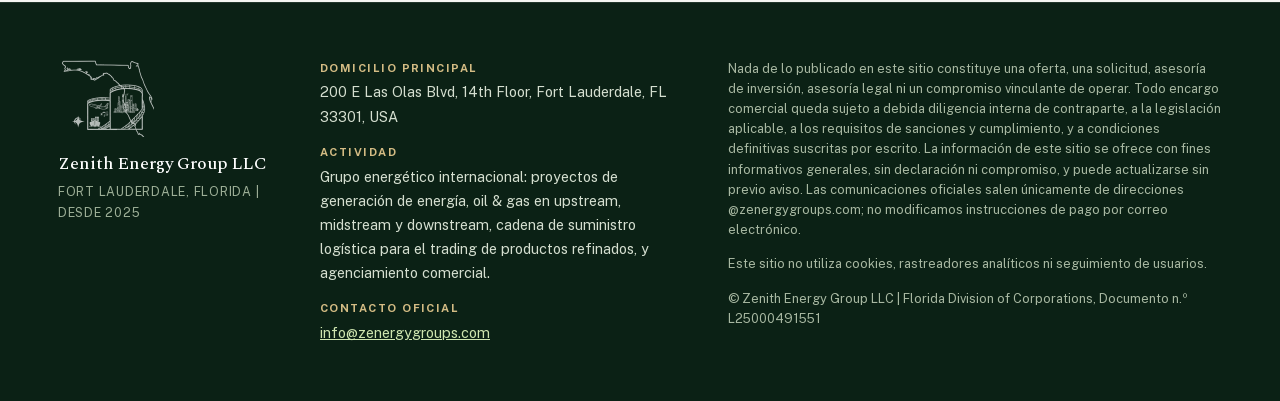
<file: es/contact.html>
<!DOCTYPE html>
<html lang="es">
<head>
<meta charset="UTF-8">
<meta name="viewport" content="width=device-width, initial-scale=1.0">
<title>Contacto | Zenith Energy Group LLC</title>
<meta name="description" content="Contacte a Zenith Energy Group LLC en info@zenergygroups.com. Oficinas corporativas en 200 E Las Olas Blvd, 14th Floor, Fort Lauderdale, Florida.">
<link rel="canonical" href="https://www.zenergygroups.com/es/contact.html">
<link rel="alternate" hreflang="en" href="https://www.zenergygroups.com/en/contact.html">
<link rel="alternate" hreflang="es" href="https://www.zenergygroups.com/es/contact.html">
<link rel="alternate" hreflang="x-default" href="https://www.zenergygroups.com/en/contact.html">
<link rel="icon" type="image/png" href="../assets/img/favicon.png">
<meta property="og:site_name" content="Zenith Energy Group LLC">
<meta property="og:title" content="Contacto | Zenith Energy Group LLC">
<meta property="og:description" content="Contacte a Zenith Energy Group LLC en info@zenergygroups.com. Oficinas corporativas en 200 E Las Olas Blvd, 14th Floor, Fort Lauderdale, Florida.">
<meta property="og:type" content="website">
<meta property="og:url" content="https://www.zenergygroups.com/es/contact.html">
<meta property="og:image" content="https://www.zenergygroups.com/assets/img/zenith-logo.png">
<link rel="preload" href="../assets/fonts/PublicSans-var.woff2" as="font" type="font/woff2" crossorigin>
<link rel="preload" href="../assets/fonts/Spectral-500.woff2" as="font" type="font/woff2" crossorigin>
<link rel="stylesheet" href="../assets/css/style.css?v=63037df8a5">
<script type="application/ld+json">{"@context": "https://schema.org", "@type": "Organization", "name": "Zenith Energy Group LLC", "url": "https://www.zenergygroups.com/", "email": "info@zenergygroups.com", "logo": "https://www.zenergygroups.com/assets/img/zenith-logo.png", "address": {"@type": "PostalAddress", "streetAddress": "200 E Las Olas Blvd, 14th Floor", "addressLocality": "Fort Lauderdale", "addressRegion": "FL", "postalCode": "33301", "addressCountry": "US"}}</script>
<script src="../assets/js/main.js?v=63037df8a5" defer></script>
</head>
<body>
<a class="skip" href="#main">Ir al contenido</a>
<header class="top"><div class="wrap topbar">
  <a class="brand" href="index.html" aria-label="Zenith Energy Group LLC">
    <img src="../assets/img/zenith-mark.png" alt="" width="54" height="44">
    <span>ZENITH ENERGY GROUP<small>LLC | FORT LAUDERDALE, FLORIDA</small><small>Desde 2025</small></span>
  </a>
  <nav class="nav" id="mainNav" aria-label="Principal"><a href="index.html">Inicio</a><a href="services.html">Líneas de negocio</a><a href="network.html">Red y hubs</a><a href="compliance.html">Filosofía y perfil</a><a href="contact.html" aria-current="page">Contacto</a></nav>
  <div class="tools">
    <a class="lang" href="../en/contact.html" hreflang="en" lang="en">EN</a>
    <button class="menu" id="menuBtn" type="button" aria-controls="mainNav" aria-expanded="false">Menú</button>
  </div>
</div></header>
<main id="main">
<section class="pagehead has-photo bg-oilgas"><div class="wrap">
  <div class="rule-bar"></div>
  <p class="kicker">04 / CONTACTO CORPORATIVO</p>
  <h1>Comunicación directa con nuestra sede en Fort Lauderdale.</h1>
  <p class="lead">Seleccione el área de su consulta para abrir un correo electrónico con el asunto preconfigurado, o escriba directamente a info@zenergygroups.com con los datos de su operación o proyecto.</p>
</div></section>
<section class="band wrap split">
  <div>
    <p class="kicker">CANALIZACIÓN DE CONSULTAS</p>
    <h2>Seleccione el tema de su consulta</h2>
    <div class="topics"><a class="topic" href="mailto:info@zenergygroups.com?subject=Proyectos%20de%20generaci%C3%B3n%20de%20energ%C3%ADa%20y%20procura%20OEM%20%7C%20Zenith%20Energy%20Group">Proyectos de generación de energía y procura OEM</a><a class="topic" href="mailto:info@zenergygroups.com?subject=Oil%20%26%20Gas%3A%20Upstream%2C%20Midstream%20y%20Downstream%20%7C%20Zenith%20Energy%20Group">Oil & Gas: Upstream, Midstream y Downstream</a><a class="topic" href="mailto:info@zenergygroups.com?subject=Cadena%20de%20suministro%20log%C3%ADstica%20para%20trading%20de%20refinados%20%7C%20Zenith%20Energy%20Group">Cadena de suministro logística para trading de refinados</a><a class="topic" href="mailto:info@zenergygroups.com?subject=Agenciamiento%20comercial%2C%20franquicias%20y%20consultor%C3%ADa%20sectorial%20%7C%20Zenith%20Energy%20Group">Agenciamiento comercial, franquicias y consultoría sectorial</a><a class="topic" href="mailto:info@zenergygroups.com?subject=Operaciones%20en%20Latinoam%C3%A9rica%20y%20el%20Caribe%20%7C%20Zenith%20Energy%20Group">Operaciones en Latinoamérica y el Caribe</a><a class="topic" href="mailto:info@zenergygroups.com?subject=Perfil%20corporativo%20y%20credenciales%20comerciales%20%7C%20Zenith%20Energy%20Group">Perfil corporativo y credenciales comerciales</a><a class="topic" href="mailto:info@zenergygroups.com?subject=Consultas%20corporativas%20generales%20%7C%20Zenith%20Energy%20Group">Consultas corporativas generales</a></div>
    <h3>Información recomendada para su primer mensaje</h3>
    <ul class="ticks"><li>Razón social completa de la empresa, país de registro y sitio web</li><li>Persona de contacto, cargo y dirección de correo corporativo</li><li>Línea de negocio requerida: Generación de energía, Oil & Gas, Suministro o Agenciamiento</li><li>Especificaciones técnicas, volúmenes estimados o capacidad del proyecto</li><li>Puertos de origen y destino o ubicación del proyecto, y cronograma estimado</li></ul>
  </div>
  <aside class="addr">
    <p class="kicker">SEDE PRINCIPAL</p>
    <h2>Zenith Energy Group LLC</h2>
    <p class="addr-lines">200 E Las Olas Blvd, 14th Floor<br>Fort Lauderdale, FL 33301<br>United States of America</p>
    <p class="addr-mail"><b>Mesa corporativa</b><a href="mailto:info@zenergygroups.com">info@zenergygroups.com</a></p>
    <p class="addr-reg"><b>Registro en Florida</b>Document No. L25000491551</p>
    <p class="small">Este sitio web no utiliza formularios de captura ni carga de archivos. Toda la correspondencia oficial se cursa desde direcciones @zenergygroups.com y las instrucciones contractuales de pago nunca se modifican por correo electrónico.</p>
  </aside>
</section>
</main>
<footer class="foot"><div class="wrap foot-grid">
  <div><img src="../assets/img/zenith-mark-white.png" alt="" width="96" height="78"><p class="fname">Zenith Energy Group LLC</p><p class="fsub">Fort Lauderdale, Florida | Desde 2025</p></div>
  <div>
    <p><b>Domicilio principal</b>200 E Las Olas Blvd, 14th Floor, Fort Lauderdale, FL 33301, USA</p>
    <p><b>Actividad</b>Grupo energético internacional: proyectos de generación de energía, oil & gas en upstream, midstream y downstream, cadena de suministro logística para el trading de productos refinados, y agenciamiento comercial.</p>
    <p><b>Contacto oficial</b><a href="mailto:info@zenergygroups.com">info@zenergygroups.com</a></p>
  </div>
  <div class="legal">
    <p>Nada de lo publicado en este sitio constituye una oferta, una solicitud, asesoría de inversión, asesoría legal ni un compromiso vinculante de operar. Todo encargo comercial queda sujeto a debida diligencia interna de contraparte, a la legislación aplicable, a los requisitos de sanciones y cumplimiento, y a condiciones definitivas suscritas por escrito. La información de este sitio se ofrece con fines informativos generales, sin declaración ni compromiso, y puede actualizarse sin previo aviso. Las comunicaciones oficiales salen únicamente de direcciones @zenergygroups.com; no modificamos instrucciones de pago por correo electrónico.</p>
    <p>Este sitio no utiliza cookies, rastreadores analíticos ni seguimiento de usuarios.</p>
    <p>&copy; Zenith Energy Group LLC | Florida Division of Corporations, Documento n.º L25000491551</p>
  </div>
</div></footer>
</body>
</html>
</file>
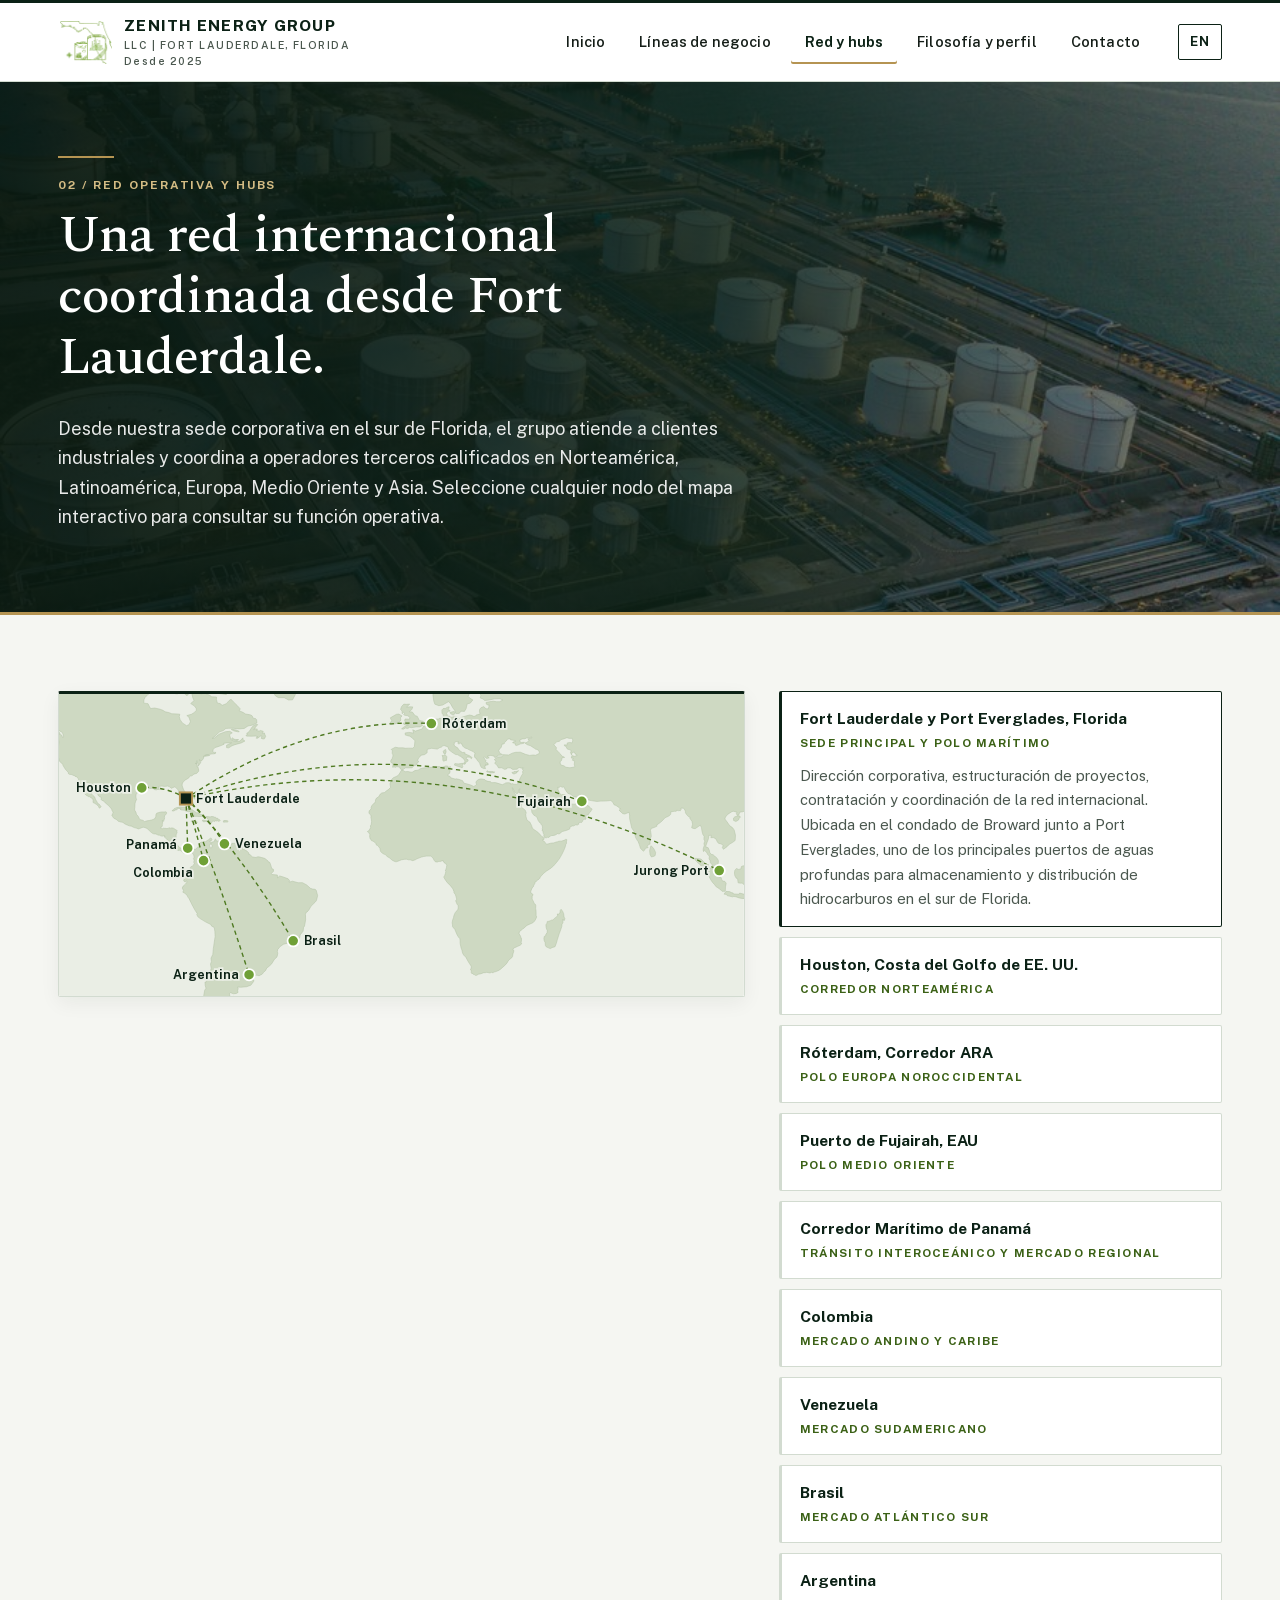
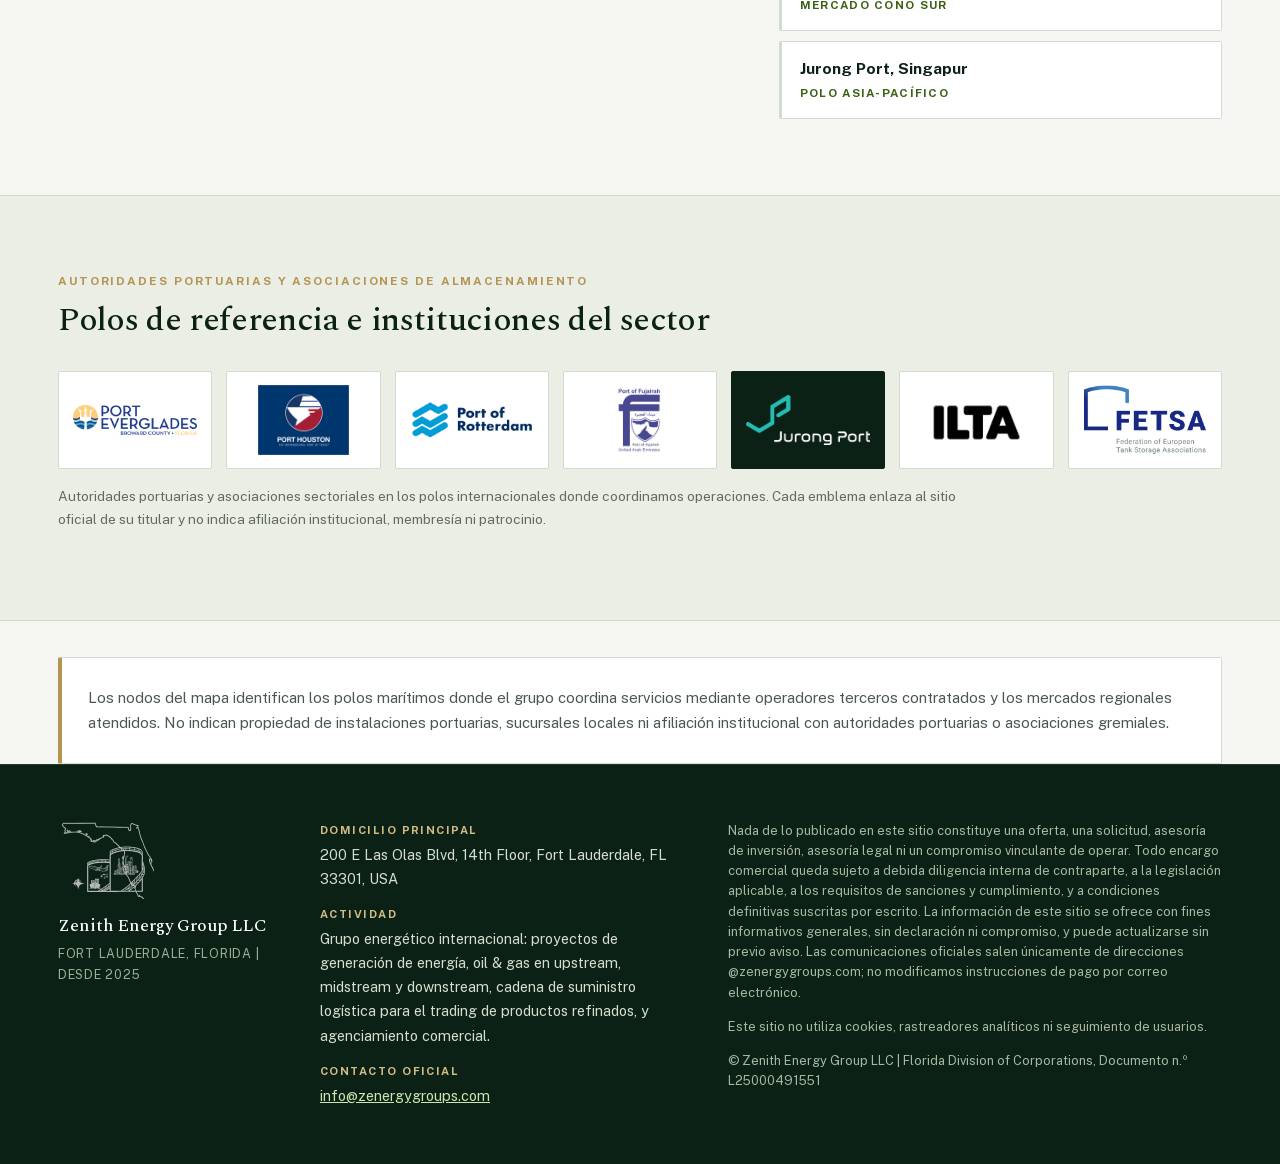
<file: es/network.html>
<!DOCTYPE html>
<html lang="es">
<head>
<meta charset="UTF-8">
<meta name="viewport" content="width=device-width, initial-scale=1.0">
<title>Red y hubs | Zenith Energy Group LLC</title>
<meta name="description" content="Sede en Fort Lauderdale, Florida, que coordina operaciones con terceros en Port Everglades, Houston, Róterdam, Fujairah y Singapur, y atiende mercados en toda Latinoamérica.">
<link rel="canonical" href="https://www.zenergygroups.com/es/network.html">
<link rel="alternate" hreflang="en" href="https://www.zenergygroups.com/en/network.html">
<link rel="alternate" hreflang="es" href="https://www.zenergygroups.com/es/network.html">
<link rel="alternate" hreflang="x-default" href="https://www.zenergygroups.com/en/network.html">
<link rel="icon" type="image/png" href="../assets/img/favicon.png">
<meta property="og:site_name" content="Zenith Energy Group LLC">
<meta property="og:title" content="Red y hubs | Zenith Energy Group LLC">
<meta property="og:description" content="Sede en Fort Lauderdale, Florida, que coordina operaciones con terceros en Port Everglades, Houston, Róterdam, Fujairah y Singapur, y atiende mercados en toda Latinoamérica.">
<meta property="og:type" content="website">
<meta property="og:url" content="https://www.zenergygroups.com/es/network.html">
<meta property="og:image" content="https://www.zenergygroups.com/assets/img/zenith-logo.png">
<link rel="preload" href="../assets/fonts/PublicSans-var.woff2" as="font" type="font/woff2" crossorigin>
<link rel="preload" href="../assets/fonts/Spectral-500.woff2" as="font" type="font/woff2" crossorigin>
<link rel="stylesheet" href="../assets/css/style.css?v=63037df8a5">
<script type="application/ld+json">{"@context": "https://schema.org", "@type": "Organization", "name": "Zenith Energy Group LLC", "url": "https://www.zenergygroups.com/", "email": "info@zenergygroups.com", "logo": "https://www.zenergygroups.com/assets/img/zenith-logo.png", "address": {"@type": "PostalAddress", "streetAddress": "200 E Las Olas Blvd, 14th Floor", "addressLocality": "Fort Lauderdale", "addressRegion": "FL", "postalCode": "33301", "addressCountry": "US"}}</script>
<script src="../assets/js/main.js?v=63037df8a5" defer></script>
</head>
<body>
<a class="skip" href="#main">Ir al contenido</a>
<header class="top"><div class="wrap topbar">
  <a class="brand" href="index.html" aria-label="Zenith Energy Group LLC">
    <img src="../assets/img/zenith-mark.png" alt="" width="54" height="44">
    <span>ZENITH ENERGY GROUP<small>LLC | FORT LAUDERDALE, FLORIDA</small><small>Desde 2025</small></span>
  </a>
  <nav class="nav" id="mainNav" aria-label="Principal"><a href="index.html">Inicio</a><a href="services.html">Líneas de negocio</a><a href="network.html" aria-current="page">Red y hubs</a><a href="compliance.html">Filosofía y perfil</a><a href="contact.html">Contacto</a></nav>
  <div class="tools">
    <a class="lang" href="../en/network.html" hreflang="en" lang="en">EN</a>
    <button class="menu" id="menuBtn" type="button" aria-controls="mainNav" aria-expanded="false">Menú</button>
  </div>
</div></header>
<main id="main">
<section class="pagehead has-photo bg-midstream"><div class="wrap">
  <div class="rule-bar"></div>
  <p class="kicker">02 / RED OPERATIVA Y HUBS</p>
  <h1>Una red internacional coordinada desde Fort Lauderdale.</h1>
  <p class="lead">Desde nuestra sede corporativa en el sur de Florida, el grupo atiende a clientes industriales y coordina a operadores terceros calificados en Norteamérica, Latinoamérica, Europa, Medio Oriente y Asia. Seleccione cualquier nodo del mapa interactivo para consultar su función operativa.</p>
</div></section>
<section class="band wrap netgrid">
  <div class="mapbox"><svg class="hubmap" viewBox="187 33 787 347" role="group" aria-labelledby="mapT mapD"><title id="mapT">Red Operativa Internacional</title><desc id="mapD">Sede en Fort Lauderdale conectada con Port Everglades, Houston, Róterdam, Fujairah, Singapur, Panamá, Colombia, Venezuela, Brasil y Argentina.</desc><rect x="187" y="33" width="787" height="347" fill="#eaeee5"/><path d="M374.2,419.8L378.5,421.8L383.2,422.7L381.7,424.3L378.5,424.5L376.8,423.3L375.7,424.7L372.8,425.7L369.2,425.3L366.8,424.3L363.3,423.8L359.1,422.0L355.7,420.2L351.1,416.5L353.9,417.2L358.6,419.4L363.0,420.6L364.7,419.0L365.8,416.8L368.8,415.4L371.2,415.8L372.5,417.3L374.2,419.8Z M404.8,410.7L407.5,412.2L406.5,413.3L402.0,414.3L400.5,413.2L397.7,414.7L396.0,413.2L400.0,411.2L402.8,412.0L404.8,410.7Z M834.3,406.0L829.1,406.2L829.1,404.5L829.6,403.1L829.8,402.4L831.9,403.4L835.1,403.9L835.2,404.5L834.3,406.0Z M1084.7,376.3L1087.9,377.4L1089.7,377.0L1092.3,376.3L1094.3,376.5L1094.5,380.5L1093.4,381.7L1093.0,384.3L1091.9,383.4L1089.6,385.8L1088.9,385.6L1086.8,385.5L1084.8,382.6L1084.3,380.4L1082.4,377.5L1082.5,376.0L1084.7,376.3Z M1176.7,376.7L1177.5,378.1L1179.9,376.7L1180.8,378.1L1180.8,379.5L1179.6,381.1L1177.4,383.5L1175.7,384.9L1176.9,386.5L1174.4,386.5L1171.5,387.8L1170.6,390.0L1168.7,393.3L1166.1,394.8L1164.4,395.8L1161.4,395.7L1159.2,394.6L1155.6,394.4L1155.0,393.1L1156.8,390.7L1161.0,387.4L1163.2,386.8L1165.6,385.5L1168.4,383.7L1170.4,382.0L1171.9,379.5L1173.2,378.7L1173.7,376.8L1176.0,375.3L1176.7,376.7Z M1182.0,360.8L1184.5,364.3L1184.5,362.0L1186.0,362.9L1186.5,365.5L1189.2,366.6L1191.5,366.8L1193.4,365.5L1195.1,365.9L1194.3,368.9L1193.2,370.8L1190.7,370.8L1189.8,371.8L1190.1,373.2L1189.6,373.8L1188.4,375.6L1186.7,377.9L1184.1,379.3L1183.6,378.4L1182.2,377.9L1184.1,375.2L1183.0,373.3L1179.4,372.0L1179.5,370.8L1181.9,369.6L1182.5,367.0L1182.3,364.9L1181.0,362.7L1181.1,362.1L1179.5,360.7L1176.9,357.7L1175.4,355.4L1176.7,355.1L1178.5,357.0L1181.1,357.8L1182.0,360.8Z M1157.1,314.1L1155.8,314.9L1154.0,314.0L1151.6,312.5L1149.4,310.7L1147.2,308.4L1146.8,307.3L1148.2,307.3L1150.1,308.4L1151.5,309.6L1152.6,310.5L1155.3,312.6L1157.1,314.1Z M1194.6,298.0L1195.7,299.0L1195.2,300.7L1193.1,301.2L1191.3,300.8L1191.0,299.3L1192.2,298.2L1193.7,298.6L1194.6,298.0Z M0.0,295.4M1197.9,296.2L1195.8,296.9L1195.3,295.7L1197.0,295.0L1198.0,294.8M0.0,293.8L0.7,293.6L0.3,295.2L0.0,295.4Z M1159.5,295.1L1158.4,295.6L1157.3,294.1L1157.4,293.2L1159.5,295.1Z M1157.0,290.0L1157.6,292.7L1156.7,292.3L1156.0,292.5L1155.5,291.5L1155.4,289.0L1157.0,290.0Z M766.9,285.4L767.4,289.4L768.3,291.0L767.9,292.6L767.3,293.6L766.2,291.6L765.6,292.6L766.2,295.1L765.9,296.5L765.0,297.3L764.8,300.1L763.5,304.0L761.8,308.6L759.8,314.9L758.5,319.5L757.0,323.4L754.3,324.2L751.4,325.6L749.4,324.7L746.8,323.5L745.9,321.8L745.7,318.8L744.5,316.2L744.2,313.8L744.8,311.4L746.3,310.8L746.3,309.7L747.9,307.2L748.2,305.0L747.4,303.4L746.8,301.3L746.5,298.3L747.7,296.4L748.2,294.3L749.8,294.2L751.7,293.5L752.9,292.9L754.4,292.8L756.3,290.9L759.0,288.9L760.0,287.2L759.6,285.8L761.0,286.2L762.8,283.9L762.9,281.8L764.0,280.4L765.1,281.8L766.0,283.2L766.9,285.4Z M1078.5,286.1L1079.7,288.7L1081.9,287.5L1083.0,288.9L1084.6,290.2L1084.2,291.7L1085.0,294.5L1085.5,296.2L1086.3,296.6L1087.2,299.4L1086.9,301.2L1088.0,303.4L1091.6,305.2L1093.9,306.8L1096.2,308.2L1095.7,309.0L1097.6,311.1L1098.9,314.7L1100.3,314.0L1101.6,315.4L1102.4,314.9L1103.0,318.5L1105.4,320.5L1106.9,321.8L1109.5,324.5L1110.5,327.2L1110.5,329.1L1110.3,331.1L1111.9,334.0L1111.7,336.9L1111.1,338.5L1110.2,341.4L1110.3,343.3L1109.6,345.7L1108.2,348.8L1105.7,350.4L1104.5,353.0L1103.4,354.6L1102.4,357.5L1101.1,359.2L1100.3,361.7L1099.8,364.0L1100.0,365.0L1098.1,366.2L1094.4,366.3L1091.3,367.7L1089.7,369.0L1087.7,370.4L1085.0,368.9L1082.9,368.3L1083.4,366.6L1081.6,367.2L1078.7,369.7L1075.8,368.8L1073.9,368.2L1072.0,368.0L1068.8,367.0L1066.6,365.0L1066.0,362.4L1065.3,360.7L1063.6,359.4L1060.4,359.0L1061.5,357.4L1060.7,354.9L1059.1,357.2L1056.1,357.8L1057.8,356.0L1058.4,354.0L1059.6,352.4L1059.4,349.9L1056.7,352.8L1054.6,353.9L1053.3,356.6L1050.7,355.2L1050.8,353.4L1048.7,351.0L1047.0,349.8L1047.6,349.0L1043.3,347.0L1041.0,346.9L1037.8,345.3L1031.8,345.6L1027.5,346.8L1023.7,347.9L1020.5,347.7L1017.0,349.4L1014.1,350.1L1013.4,351.9L1012.2,353.2L1009.4,353.3L1007.3,353.6L1004.3,353.0L1001.9,353.4L999.6,353.5L997.7,355.3L996.7,355.2L995.0,356.1L993.4,357.2L991.0,357.0L988.7,357.0L985.2,354.9L983.4,354.3L983.5,352.4L985.1,351.9L985.7,351.1L985.6,349.9L986.0,347.6L985.6,345.6L983.9,342.3L983.3,340.4L983.5,338.5L982.1,336.3L982.1,335.3L980.6,334.0L980.2,331.4L978.3,328.7L977.8,327.3L979.3,328.8L978.1,325.7L979.8,326.6L980.8,327.9L980.7,326.2L979.1,323.6L978.8,322.5L978.0,321.5L978.3,319.6L979.0,318.8L979.5,317.1L979.1,315.2L980.5,312.8L980.7,315.3L982.2,313.0L984.9,311.9L986.5,310.5L989.0,309.2L990.5,309.0L991.5,309.4L994.1,308.2L996.1,307.8L996.6,307.1L997.5,306.7L999.3,306.8L1002.9,305.9L1004.7,304.4L1005.5,302.6L1007.5,300.9L1007.6,299.6L1007.7,297.7L1010.0,294.9L1011.4,297.8L1012.9,297.1L1011.7,295.6L1012.7,293.9L1014.2,294.7L1014.6,292.1L1016.4,290.5L1017.2,289.2L1018.9,288.6L1019.0,287.7L1020.4,288.0L1020.5,287.2L1021.9,286.7L1023.6,286.3L1026.0,287.8L1027.9,289.8L1029.9,289.8L1032.1,290.1L1031.4,288.3L1033.0,285.6L1034.5,284.7L1033.9,283.9L1035.4,282.0L1037.4,280.8L1039.1,281.2L1041.9,280.6L1041.9,278.9L1039.4,277.8L1041.2,277.3L1043.4,278.1L1045.2,279.5L1048.0,280.4L1048.9,280.0L1051.0,281.0L1052.9,280.1L1054.2,280.4L1055.0,279.7L1056.5,281.4L1055.6,283.2L1054.4,284.5L1053.2,284.6L1053.6,286.0L1052.6,287.6L1051.4,289.3L1051.7,290.2L1054.3,292.1L1056.9,293.1L1058.6,294.3L1061.0,296.3L1062.0,296.3L1063.7,297.1L1064.2,298.1L1067.4,299.3L1069.6,298.1L1070.2,296.3L1070.9,294.9L1071.3,293.0L1072.3,290.4L1071.9,288.8L1072.1,287.8L1071.7,285.9L1072.2,283.4L1072.8,282.7L1072.3,281.6L1073.1,279.8L1073.7,278.0L1073.8,277.0L1075.1,275.8L1076.0,277.4L1076.2,279.5L1077.1,279.9L1077.2,281.3L1078.4,283.0L1078.7,284.9L1078.5,286.1Z M1140.4,275.2L1141.3,276.3L1139.0,276.3L1137.7,274.2L1139.7,275.0L1140.4,275.2Z M1002.4,274.3L1001.0,274.4L996.6,272.1L999.7,271.4L1001.4,272.4L1002.6,273.4L1002.4,274.3Z M1136.2,273.1L1134.9,273.2L1132.8,272.9L1132.1,272.3L1132.3,271.0L1134.5,271.5L1135.6,272.2L1136.2,273.1Z M1138.9,272.2L1138.4,272.8L1136.0,269.9L1135.3,267.9L1136.4,267.9L1137.6,270.6L1138.9,272.2Z M1014.8,274.0L1011.9,274.7L1011.5,274.3L1011.8,273.2L1013.3,271.2L1016.6,269.9L1017.0,269.1L1019.8,268.3L1022.1,268.2L1023.2,267.8L1024.5,268.2L1023.2,269.1L1019.8,270.6L1017.0,271.5L1014.8,274.0Z M993.0,267.2L994.2,268.1L996.3,267.8L997.1,269.2L993.2,269.9L990.9,270.3L989.1,270.3L990.3,268.4L992.1,268.4L993.0,267.2Z M1009.7,267.2L1009.2,269.0L1004.2,270.0L999.7,269.6L999.7,268.4L1002.4,267.7L1004.5,268.7L1006.7,268.4L1009.7,267.2Z M1132.9,268.0L1133.1,268.7L1130.4,267.3L1128.6,266.1L1127.4,264.9L1127.9,264.6L1129.4,265.4L1132.1,266.9L1132.9,268.0Z M1125.1,264.7L1124.5,264.9L1123.0,264.1L1121.6,262.8L1121.8,262.2L1123.8,263.6L1125.1,264.7Z M962.1,262.8L968.5,263.1L969.2,261.8L975.4,263.4L976.6,265.5L981.6,266.1L985.7,268.1L981.9,269.4L978.2,268.0L975.2,268.1L971.7,267.9L968.6,267.3L964.8,266.0L962.3,265.7L960.9,266.1L954.8,264.7L954.3,263.3L951.2,263.0L953.5,259.9L957.5,260.1L960.2,261.4L961.6,261.6L962.1,262.8Z M1049.1,260.9L1047.4,263.2L1047.0,260.7L1047.6,259.5L1048.3,258.3L1049.1,259.3L1049.1,260.9Z M1119.6,262.9L1118.7,263.3L1117.2,262.0L1115.8,259.9L1115.1,257.3L1115.5,257.0L1115.9,258.0L1116.9,258.8L1118.5,260.9L1120.1,262.0L1119.6,262.9Z M1106.6,258.5L1104.9,258.7L1104.3,259.7L1102.5,260.5L1100.8,261.3L1099.0,261.3L1096.3,260.3L1094.4,259.4L1094.7,258.3L1097.7,258.8L1099.5,258.6L1100.0,257.0L1100.5,256.9L1100.8,258.6L1102.7,258.4L1103.6,257.2L1105.5,256.1L1105.1,254.1L1107.1,254.0L1107.8,254.6L1107.7,256.4L1106.6,258.5Z M1024.2,251.7L1022.9,252.8L1020.6,252.2L1020.0,250.8L1023.3,250.6L1024.2,251.7Z M1034.9,250.5L1036.1,253.1L1033.3,251.7L1030.5,251.4L1028.6,251.6L1026.3,251.5L1027.1,249.7L1031.2,249.5L1034.9,250.5Z M1110.5,255.2L1109.4,256.1L1108.8,254.1L1108.0,252.8L1106.5,251.7L1104.6,250.3L1102.2,249.3L1103.1,248.5L1104.9,249.5L1106.1,250.2L1107.5,251.0L1108.8,252.4L1110.1,253.5L1110.5,255.2Z M1047.1,244.0L1048.1,249.4L1051.5,251.4L1054.3,247.9L1058.1,245.9L1061.1,245.9L1064.0,247.0L1066.4,248.2L1070.0,248.9L1075.8,251.2L1081.9,253.1L1084.2,254.8L1086.1,256.5L1086.6,258.4L1092.2,260.5L1093.0,262.3L1089.9,262.6L1090.6,264.8L1093.6,267.0L1095.8,270.6L1097.7,270.4L1097.6,271.9L1100.1,272.5L1099.1,273.1L1102.7,274.5L1102.3,275.5L1100.1,275.7L1099.3,274.9L1096.4,274.5L1093.0,274.0L1090.5,271.9L1088.6,270.0L1086.8,267.1L1082.5,265.6L1079.7,266.6L1077.6,267.7L1078.0,270.2L1075.4,271.3L1073.6,270.7L1070.1,270.6L1067.1,267.9L1063.8,267.2L1062.9,268.1L1058.7,268.2L1060.1,265.5L1062.2,264.6L1061.4,261.0L1059.8,258.2L1053.3,255.4L1050.6,255.1L1045.5,252.0L1044.6,253.6L1043.3,253.9L1042.5,252.7L1042.5,251.2L1040.0,249.6L1043.6,248.4L1045.9,248.5L1045.7,247.6L1040.8,247.6L1039.5,245.6L1036.5,245.0L1035.1,243.3L1039.6,242.5L1041.3,241.4L1046.6,242.8L1047.1,244.0Z M1017.5,235.4L1014.8,238.8L1012.3,239.4L1009.1,238.8L1003.5,238.9L1000.6,239.4L1000.1,241.9L1003.1,244.9L1004.9,243.4L1011.1,242.2L1010.9,243.8L1009.4,243.3L1008.0,245.3L1005.0,246.5L1008.2,250.8L1007.6,252.0L1010.6,255.8L1010.5,258.0L1008.8,259.0L1007.5,257.8L1009.1,255.1L1005.8,256.4L1005.0,255.4L1005.4,254.2L1003.0,252.2L1003.2,249.0L1001.0,250.0L1001.3,253.9L1001.4,258.6L999.3,259.1L997.9,258.1L998.8,255.1L998.3,251.8L996.9,251.8L995.9,249.5L997.3,247.4L997.7,244.7L999.4,239.7L1000.1,238.3L1003.0,235.8L1005.6,236.8L1009.8,237.3L1013.6,237.1L1016.9,234.7L1017.5,235.4Z M1029.0,236.4L1028.8,239.3L1027.1,239.0L1026.6,241.0L1027.9,242.8L1027.0,243.2L1025.7,241.1L1024.7,236.8L1025.3,234.1L1026.4,232.9L1026.7,234.8L1028.7,235.0L1029.0,236.4Z M952.7,259.7L949.0,259.8L946.2,257.0L941.9,254.3L940.5,252.2L938.0,249.5L936.3,247.0L933.8,242.4L930.9,239.6L929.9,236.7L928.7,234.1L925.7,232.0L923.9,229.1L921.4,227.3L917.9,223.6L917.6,221.9L919.8,222.0L924.9,222.7L927.9,225.9L930.5,228.2L932.3,229.6L935.5,233.2L938.9,233.2L941.7,235.5L943.6,238.3L946.1,239.8L944.8,242.6L946.7,243.7L947.9,243.8L948.5,246.1L949.6,248.0L952.1,248.3L953.7,250.4L952.9,254.5L952.7,259.7Z M992.9,234.1L996.7,237.2L992.7,237.6L991.6,239.8L991.7,242.9L988.5,245.1L988.4,248.5L987.2,253.6L986.7,252.4L982.9,253.9L981.6,251.9L979.2,251.7L977.5,250.6L973.6,251.8L972.3,250.2L970.2,250.4L967.4,250.0L966.9,245.5L965.2,244.6L963.6,241.7L963.2,238.8L963.6,235.7L965.5,233.5L968.0,234.6L970.6,234.0L971.2,231.2L972.7,230.6L976.7,229.8L979.0,227.2L980.7,225.1L982.0,223.8L984.8,222.0L987.4,219.7L989.1,217.1L990.4,217.1L992.1,218.8L992.3,220.2L994.5,221.1L997.3,222.1L997.0,223.5L994.8,223.6L995.4,225.3L992.9,226.4L991.0,229.4L993.5,232.6L992.9,234.1Z M1021.3,212.1L1021.6,214.3L1021.8,216.2L1020.7,219.3L1019.4,215.9L1017.9,217.5L1018.9,220.0L1018.0,221.6L1014.1,219.6L1013.1,217.2L1014.1,215.6L1012.0,214.1L1011.0,215.4L1009.4,215.3L1007.0,217.2L1006.4,216.2L1007.7,213.4L1009.8,212.4L1011.6,211.2L1012.8,212.7L1015.3,211.8L1015.9,210.3L1018.2,210.2L1018.0,207.6L1020.7,209.2L1021.0,210.9L1021.3,212.1Z M870.7,219.5L867.8,220.3L866.2,217.6L865.7,212.8L867.2,207.4L869.5,209.3L871.0,211.6L872.6,215.1L872.1,218.6L870.7,219.5Z M396.9,206.5L394.1,206.8L393.5,206.5L394.5,205.6L394.4,204.3L396.3,203.9L397.0,204.0L396.9,206.5Z M1013.3,205.9L1012.1,207.0L1011.0,209.1L1010.0,210.1L1007.9,207.8L1008.6,206.9L1009.5,206.0L1009.8,203.9L1011.7,203.7L1011.1,205.9L1013.6,202.7L1013.3,205.9Z M995.0,209.1L990.6,212.3L992.2,209.9L994.6,207.9L996.6,205.6L998.4,202.3L999.0,205.0L996.8,206.8L995.0,209.1Z M1006.3,200.5L1008.3,201.5L1010.4,201.5L1010.3,202.9L1008.8,204.4L1006.7,205.4L1006.6,203.8L1006.8,202.1L1006.3,200.5Z M1018.3,199.6L1019.3,203.3L1016.7,202.5L1016.8,203.6L1017.6,205.6L1016.0,206.4L1015.9,204.0L1014.9,203.9L1014.3,201.8L1016.3,202.1L1016.3,200.8L1014.2,198.3L1017.4,198.4L1018.3,199.6Z M1005.1,196.6L1004.2,199.5L1002.8,197.8L1001.1,195.3L1003.9,195.4L1005.1,196.6Z M1004.4,178.5L1006.5,179.4L1007.5,178.5L1007.8,179.4L1007.2,180.8L1008.4,183.2L1007.5,185.9L1005.5,187.0L1005.0,189.7L1005.8,192.4L1007.5,192.8L1009.0,192.4L1013.2,194.2L1012.8,196.0L1013.9,196.8L1013.6,198.4L1011.0,196.7L1009.8,195.0L1008.9,196.2L1006.8,194.2L1003.8,194.7L1002.1,194.0L1002.3,192.6L1003.3,191.7L1002.3,191.0L1001.9,192.2L1000.2,190.2L999.7,188.8L999.6,185.6L1001.0,186.7L1001.3,181.5L1002.4,178.5L1004.4,178.5Z M381.4,179.4L380.5,180.2L378.0,180.2L376.0,180.3L375.9,178.9L376.3,178.4L379.1,178.4L380.8,178.7L381.4,179.4Z M343.7,180.6L342.7,181.1L340.8,180.6L338.9,179.4L339.3,178.6L340.7,178.4L341.4,178.5L343.7,178.8L345.4,179.6L346.0,180.5L343.7,180.6Z M358.1,173.9L361.0,174.4L361.4,173.9L364.0,173.9L366.0,174.7L366.8,174.6L367.4,175.8L369.3,175.8L369.1,176.8L370.6,176.9L372.3,178.1L371.0,179.5L369.4,178.7L367.9,178.9L366.8,178.7L366.2,179.3L364.9,179.5L364.4,178.7L363.3,179.2L362.0,181.5L361.1,181.0L361.0,180.0L358.8,179.4L357.2,179.7L355.2,179.4L353.6,180.0L351.8,179.0L352.1,177.9L355.2,178.4L357.7,178.7L358.9,177.9L357.4,176.5L357.4,175.2L355.3,174.7L356.0,173.8L358.1,173.9Z M967.8,177.9L964.9,179.5L962.2,178.4L962.1,175.6L963.7,174.1L967.4,173.1L969.3,173.2L970.0,174.5L968.6,176.0L967.8,177.9Z M81.5,176.5L81.0,177.1L80.2,176.6L80.3,175.7L79.8,174.5L79.9,174.1L80.5,173.5L80.3,172.9L80.5,172.6L80.7,172.6L82.0,173.2L82.6,173.5L83.1,173.9L84.0,175.1L83.9,175.3L82.6,176.0L81.5,176.5Z M79.7,171.3L78.6,171.6L78.0,170.9L77.7,170.6L77.6,170.4L78.0,170.1L79.1,170.4L80.0,170.9L79.7,171.3Z M77.5,169.5L77.4,169.9L75.6,169.8L75.8,169.4L77.5,169.5Z M74.5,169.1L74.3,169.3L74.1,169.2L72.9,169.1L72.5,168.3L72.4,168.2L73.2,167.7L73.5,168.0L74.5,169.1Z M68.8,166.9L68.4,167.2L67.3,166.6L67.5,166.3L68.0,166.0L68.8,166.1L68.8,166.9Z M334.4,164.2L335.7,165.5L338.8,165.1L340.0,165.9L342.8,167.9L344.9,169.4L346.0,169.4L348.0,170.1L347.8,171.0L350.2,171.2L352.7,172.5L352.3,173.3L350.1,173.7L347.9,173.9L345.6,173.6L340.8,173.9L343.0,172.1L341.7,171.2L339.5,171.0L338.4,170.0L337.6,168.1L335.7,168.3L332.6,167.4L331.6,166.7L327.3,166.2L326.1,165.5L327.4,164.7L324.1,164.5L321.7,166.2L320.3,166.3L319.8,167.1L318.2,167.5L316.8,167.1L318.5,166.1L319.2,164.9L320.7,164.2L322.4,163.5L325.0,163.2L325.8,162.8L328.6,163.1L331.3,163.1L334.4,164.2Z M341.5,160.9L340.7,161.1L339.9,159.2L338.6,158.2L339.4,156.1L340.4,156.2L341.5,159.0L341.5,160.9Z M1003.9,164.2L1002.5,166.9L1000.7,164.1L1000.4,161.6L1002.3,158.3L1005.0,155.8L1006.5,156.8L1005.9,158.8L1003.9,164.2Z M340.6,151.5L337.0,152.1L336.7,150.8L338.3,150.6L340.5,150.7L340.6,151.5Z M343.3,151.5L342.8,153.9L342.1,153.4L342.2,151.7L340.7,150.4L340.7,150.0L343.3,151.5Z M1048.8,126.3L1049.2,127.4L1047.3,129.4L1046.0,128.4L1044.3,129.1L1043.4,131.1L1041.2,130.1L1041.2,128.6L1043.1,126.6L1045.0,126.9L1046.4,125.5L1048.8,126.3Z M715.3,121.2L713.0,122.6L713.3,123.2L713.3,123.5L709.9,124.9L708.3,124.4L707.5,123.1L709.1,123.0L709.3,122.9L709.8,122.1L712.2,122.2L715.3,121.2Z M679.0,121.1L680.8,122.2L683.4,122.0L685.9,122.2L685.8,122.8L687.6,122.4L687.2,123.4L682.4,123.7L682.4,123.1L678.4,122.5L679.0,121.1Z M651.7,112.7L650.5,115.3L651.0,116.3L650.3,118.0L647.8,116.8L646.1,116.4L641.4,114.7L641.9,113.0L645.8,113.3L649.2,112.9L651.7,112.7Z M630.7,102.7L632.7,105.1L632.2,109.5L630.7,109.3L629.4,110.4L628.1,109.5L628.0,105.5L627.2,103.6L629.0,103.7L630.7,102.7Z M1069.9,116.3L1068.7,118.9L1069.2,120.6L1067.5,123.0L1063.2,124.5L1057.4,124.7L1052.6,128.6L1050.4,127.3L1050.3,124.8L1044.5,125.5L1040.5,127.1L1036.6,127.1L1040.0,129.6L1037.8,135.3L1035.6,136.7L1034.0,135.4L1034.8,132.4L1032.7,131.4L1031.4,129.1L1034.5,128.1L1036.3,126.0L1039.6,124.3L1042.1,122.0L1048.7,121.0L1052.3,121.7L1055.7,115.7L1058.0,117.3L1062.9,114.0L1064.8,112.7L1066.8,108.6L1066.3,104.9L1067.7,102.8L1071.2,102.2L1073.1,106.8L1072.9,109.5L1069.9,112.8L1069.9,116.3Z M631.9,99.6L630.8,102.1L629.3,101.5L628.5,99.2L629.2,98.0L631.3,96.7L631.9,99.6Z M1079.7,92.8L1082.0,93.5L1084.4,92.1L1085.1,95.9L1080.2,96.8L1077.3,100.1L1072.0,97.8L1070.2,101.5L1066.5,101.5L1066.1,98.2L1067.7,95.6L1071.3,95.4L1072.2,90.8L1073.2,88.2L1077.1,91.7L1079.7,92.8Z M387.8,84.9L390.2,85.3L393.3,85.3L391.6,86.6L390.4,86.8L386.2,85.4L385.4,84.3L386.6,83.3L387.8,84.9Z M394.0,76.4L392.4,76.4L388.0,75.4L384.9,73.8L386.1,73.5L390.5,74.4L393.9,75.8L394.0,76.4Z M188.3,78.4L186.6,78.8L181.2,77.3L180.1,76.1L177.2,75.0L176.6,74.0L173.1,73.4L171.9,71.6L172.1,70.8L175.6,71.5L177.7,72.1L180.8,72.4L181.9,73.6L183.6,75.1L186.9,76.5L188.3,78.4Z M412.9,71.1L410.7,74.0L412.9,72.9L415.1,73.6L413.9,74.8L416.9,75.7L418.4,74.9L421.7,75.9L420.7,78.3L423.0,77.8L423.5,79.5L424.5,81.6L423.1,84.5L421.6,84.7L419.4,84.0L420.1,81.3L419.2,80.9L415.3,83.8L413.3,83.7L415.7,82.1L412.5,81.3L408.9,81.5L402.4,81.4L401.9,80.4L404.0,79.2L402.6,78.3L405.4,76.3L408.8,71.0L410.9,69.1L413.8,67.9L415.3,68.1L414.7,69.0L412.9,71.1Z M157.6,59.9L160.8,59.6L159.8,63.4L162.7,66.1L161.4,66.1L159.4,64.6L158.2,63.1L156.5,62.0L155.9,60.5L156.1,59.5L157.6,59.9Z M1078.8,70.9L1082.2,76.8L1077.3,75.7L1075.2,80.5L1078.5,83.9L1078.4,86.3L1075.8,84.3L1073.6,86.8L1073.0,84.0L1073.4,80.8L1073.0,77.2L1073.8,74.7L1073.9,70.2L1072.0,66.9L1072.3,62.4L1075.4,60.8L1074.0,59.3L1075.5,58.8L1076.4,61.0L1077.5,64.2L1077.5,67.5L1078.8,70.9Z M577.4,65.9L571.5,67.8L566.7,67.3L569.4,63.8L567.7,60.4L572.2,57.8L574.8,56.3L577.6,56.1L581.1,58.2L579.3,60.5L579.9,62.9L577.4,65.9Z M642.3,54.7L640.3,57.4L636.8,55.5L636.3,54.1L641.2,53.0L642.3,54.7Z M90.0,49.7L86.7,50.9L84.9,50.1L84.4,48.5L87.5,47.3L89.2,46.8L91.5,47.0L92.9,48.1L90.0,49.7Z M590.0,44.6L586.4,48.2L589.8,47.7L593.5,47.8L592.6,50.5L589.6,53.5L593.0,53.7L596.3,58.0L598.6,58.5L600.6,62.3L601.6,63.6L605.6,64.3L605.2,66.4L603.5,67.4L604.8,69.1L601.8,70.8L597.4,70.8L591.7,71.7L590.1,71.1L587.9,72.6L584.9,72.2L582.5,73.5L580.7,72.9L585.6,69.4L588.6,68.6L583.4,68.1L582.4,66.7L585.9,65.7L584.1,63.9L584.7,61.7L589.7,62.0L590.2,60.1L587.9,58.0L583.9,57.4L583.1,56.5L584.3,55.0L583.2,54.1L581.4,55.7L581.2,52.5L579.5,50.8L580.7,47.3L583.3,44.6L586.0,44.9L590.0,44.6Z M48.1,40.3L46.0,40.8L43.8,40.2L41.8,39.3L45.1,38.7L47.7,39.1L48.1,40.3Z M335.8,32.8L334.5,34.6L333.0,34.3L332.1,33.3L332.3,33.1L333.6,32.1L334.9,32.1L335.8,32.8Z M327.0,31.0L323.1,32.8L320.8,32.8L320.0,31.8L322.5,30.3L327.1,30.3L327.0,31.0Z M27.6,27.4L29.6,28.0L31.7,27.7L34.4,28.6L37.7,29.0L37.4,29.4L34.9,30.1L32.4,29.4L31.1,28.8L28.2,29.0L27.4,28.7L27.6,27.4Z M316.1,21.2L316.7,22.6L318.5,22.1L320.4,23.0L324.0,24.1L327.9,25.2L328.2,26.8L330.6,26.5L333.0,27.6L330.0,28.7L324.8,27.9L323.0,26.4L319.7,28.1L314.9,29.9L313.8,27.9L309.3,28.2L312.2,26.6L312.6,23.9L313.7,20.9L316.1,21.2Z M551.6,18.5L550.9,20.7L554.6,22.9L550.3,25.5L540.7,27.8L537.8,28.4L533.4,27.9L524.1,26.8L527.4,25.3L520.1,23.7L526.0,23.1L525.9,22.1L518.9,21.3L521.2,19.1L526.2,18.6L531.4,20.9L536.5,19.1L540.7,20.0L546.1,18.3L551.6,18.5Z M347.1,16.2L343.4,16.4L342.5,14.7L344.0,12.8L347.0,12.4L349.6,13.3L349.7,14.7L349.3,15.2L347.1,16.2Z M0.0,10.1L8.2,12.7L16.9,16.0L16.6,18.1L18.9,18.9L18.1,16.5L27.1,17.0L33.7,20.1L30.4,21.5L24.9,21.9L24.8,25.2L23.5,25.8L20.4,25.7L17.8,24.6L13.4,23.6L12.6,22.2L9.3,21.6L5.5,22.0L3.7,20.9L4.4,19.6L0.4,20.4L1.9,22.0L0.0,23.4M1200.0,23.4L1195.7,24.9L1191.4,24.7L1194.4,26.4L1196.4,29.2L1197.9,30.1L1198.3,31.5L1197.4,32.3L1191.2,31.6L1181.9,34.1L1178.9,34.5L1173.8,36.9L1169.0,38.9L1167.8,40.4L1163.0,38.1L1154.3,40.7L1152.8,39.5L1149.6,40.9L1145.1,40.5L1144.1,42.7L1140.1,45.9L1140.2,47.2L1144.0,48.0L1143.5,52.8L1140.4,53.0L1139.0,55.8L1140.4,57.2L1134.6,58.9L1133.4,62.7L1128.4,63.5L1127.4,66.9L1122.6,70.0L1121.4,67.7L1120.0,62.9L1118.1,55.4L1119.7,50.8L1122.5,48.8L1122.7,47.3L1127.9,46.5L1133.8,42.3L1139.6,38.9L1145.6,36.2L1148.2,31.5L1144.2,31.8L1142.2,34.6L1133.7,38.2L1131.0,34.1L1122.4,35.2L1114.1,40.8L1116.8,42.9L1109.4,43.8L1104.2,44.1L1104.5,41.7L1099.3,41.2L1095.2,42.8L1085.0,42.2L1074.0,43.2L1063.2,49.7L1050.4,57.6L1055.7,58.0L1057.3,60.1L1060.5,60.9L1062.7,59.2L1066.3,59.4L1071.2,63.1L1071.3,65.9L1068.7,69.3L1068.4,73.2L1066.9,78.6L1061.9,83.4L1060.7,85.7L1056.2,89.6L1051.7,93.4L1049.6,95.4L1045.1,97.4L1043.0,97.4L1040.9,95.8L1036.5,98.2L1035.9,99.3L1034.7,99.1L1033.2,100.3L1032.2,101.4L1032.3,103.8L1030.6,104.5L1030.0,105.1L1028.8,106.1L1026.6,106.7L1025.1,107.6L1025.0,109.0L1024.6,109.4L1026.0,109.9L1027.8,111.4L1030.7,115.3L1031.5,117.5L1031.6,121.3L1030.3,123.2L1027.3,123.8L1024.6,125.2L1021.6,125.5L1021.2,123.6L1021.9,121.1L1020.4,117.7L1022.9,117.1L1020.6,114.3L1019.0,113.6L1018.6,114.3L1017.6,114.5L1017.5,113.9L1016.6,113.6L1015.7,113.1L1016.6,111.6L1017.4,111.2L1017.1,110.6L1018.0,108.8L1017.7,108.2L1015.8,107.9L1014.2,107.0L1009.6,108.0L1007.1,109.5L1003.5,110.4L1005.3,108.9L1004.6,107.6L1007.2,105.3L1005.5,103.6L1002.6,104.8L998.8,107.1L996.7,109.2L993.5,109.4L991.8,111.0L993.5,113.2L996.3,113.8L996.4,115.3L999.0,116.2L1002.7,113.9L1005.7,115.2L1007.9,115.2L1008.4,117.0L1003.7,117.9L1002.1,119.7L998.9,121.4L997.2,123.7L1000.8,125.6L1002.1,128.8L1004.1,131.9L1006.4,134.5L1006.3,136.9L1004.2,137.9L1005.0,139.6L1007.0,140.7L1006.5,143.4L1005.6,146.0L1003.8,146.3L1001.3,149.9L998.6,154.3L995.5,158.3L990.9,161.4L986.3,164.2L982.5,164.6L980.5,166.1L979.4,165.0L977.5,166.6L972.8,168.3L969.3,168.8L968.1,172.3L966.3,172.5L965.4,170.1L966.2,168.8L961.7,167.7L960.2,168.3L955.7,171.1L952.9,174.3L952.2,176.6L954.8,180.1L957.9,184.5L960.9,186.5L962.9,189.2L964.4,195.4L964.0,201.3L961.2,203.5L957.4,205.6L954.7,208.4L950.5,211.5L949.3,209.4L950.3,207.1L947.8,205.2L945.0,204.7L943.6,203.0L941.9,199.5L939.0,198.0L936.1,198.1L936.6,195.4L933.7,195.5L933.4,199.1L931.6,204.0L930.5,207.0L930.7,209.4L932.9,209.5L934.3,212.5L934.9,215.4L936.7,217.3L938.7,217.7L940.5,219.4L941.2,219.7L943.2,221.8L944.6,224.0L944.8,226.2L944.4,227.8L944.8,228.9L945.0,230.9L946.2,231.8L947.5,234.7L947.4,235.9L945.1,236.1L941.9,233.6L938.0,231.0L937.6,229.3L935.6,227.0L935.2,224.3L934.0,222.5L934.4,220.0L933.6,218.6L932.3,217.3L931.7,215.7L930.0,213.8L928.3,212.2L927.8,214.2L927.2,212.3L927.5,210.2L928.5,207.1L928.2,204.6L929.2,202.0L928.1,200.0L928.4,196.4L927.0,194.7L925.9,190.7L925.3,186.5L923.9,183.7L921.7,185.4L917.9,187.8L916.0,187.5L914.0,186.7L915.1,182.6L914.4,179.4L911.8,175.6L912.2,174.4L910.3,173.9L907.9,171.2L906.9,169.5L906.8,167.8L906.1,166.2L904.7,164.2L901.7,164.1L902.0,165.5L900.9,167.3L899.5,166.7L899.0,167.3L898.1,166.9L896.8,166.6L896.3,167.8L894.0,167.8L889.9,168.5L890.1,171.0L888.3,173.0L883.5,175.2L879.8,179.1L877.3,181.2L874.0,183.4L874.0,185.0L872.3,185.8L869.3,187.0L867.8,187.2L866.7,189.7L867.4,194.0L867.6,196.8L866.2,200.0L866.2,205.6L864.5,205.8L863.0,208.3L864.0,209.4L860.9,210.4L859.8,212.7L858.5,213.6L855.3,210.5L853.8,205.8L852.5,202.5L851.3,200.9L849.5,197.7L848.7,193.5L848.1,191.4L845.1,186.8L843.7,180.4L842.7,176.1L842.7,172.1L842.1,168.9L837.2,170.9L834.9,170.5L830.6,166.5L832.1,165.3L831.2,164.0L827.3,161.2L824.8,160.3L823.8,157.9L821.2,155.4L815.1,156.0L809.7,156.1L805.0,156.5L798.7,155.5L795.1,154.8L791.3,154.3L789.9,150.2L788.3,149.6L785.7,150.2L782.4,151.8L778.3,150.7L774.9,148.2L771.7,147.2L769.5,144.1L767.0,139.6L765.3,140.2L763.1,139.0L761.9,140.4L759.9,140.2L760.6,141.7L760.3,142.4L761.4,144.9L762.7,147.8L764.3,148.6L764.9,149.7L767.2,151.1L767.4,152.5L767.0,153.6L767.5,154.8L768.4,155.7L768.9,156.8L769.4,157.6L769.1,155.2L770.0,153.4L771.0,153.1L772.0,154.1L772.0,156.1L771.3,158.0L771.9,159.3L772.5,159.1L772.7,160.1L775.3,159.5L778.0,159.6L780.0,159.7L782.3,157.5L784.8,155.3L786.9,153.3L787.9,152.1L788.3,152.4L788.0,153.8L787.5,154.4L788.0,157.0L789.5,159.3L791.3,160.5L793.8,161.0L795.8,161.6L797.3,163.5L798.2,164.6L799.4,165.0L799.4,165.8L798.1,167.7L797.6,168.7L796.2,169.8L795.0,172.0L793.4,171.9L792.8,172.7L792.2,174.4L792.6,176.6L792.3,177.0L790.8,177.0L788.7,178.2L788.4,179.8L787.6,180.6L785.5,180.5L784.2,181.4L784.2,182.7L782.6,183.6L780.8,183.3L778.6,184.5L777.0,184.6L774.6,185.5L774.0,187.0L773.9,188.2L770.6,189.6L765.2,191.1L762.3,193.5L760.8,193.7L759.8,193.5L757.8,194.8L755.7,195.5L752.9,195.7L752.1,195.9L751.4,196.7L750.5,197.0L750.0,197.8L748.3,197.7L747.2,198.2L744.9,198.0L744.1,196.1L744.2,194.3L743.6,193.3L743.0,190.8L742.0,189.4L742.7,189.3L742.3,187.7L742.7,187.1L742.6,185.7L742.2,184.2L741.2,183.2L740.9,181.9L739.2,180.7L737.4,177.9L736.5,175.2L734.2,172.9L732.7,172.3L730.5,169.2L730.1,166.8L730.2,164.9L728.3,161.2L726.8,159.9L725.0,159.2L723.8,157.3L724.0,156.5L723.1,154.8L722.1,154.0L720.8,151.6L718.8,148.9L717.1,146.6L715.4,146.6L716.0,144.8L716.1,143.6L716.5,142.3L716.4,141.8L715.5,143.1L714.8,145.6L713.9,147.4L713.1,148.0L712.0,146.9L710.5,145.4L708.1,140.6L707.7,140.9L709.1,144.4L711.2,147.8L713.7,153.0L714.9,154.8L716.0,156.7L719.0,160.4L718.3,161.0L718.4,163.1L722.3,166.1L722.9,166.8L724.0,170.1L723.2,170.7L723.7,174.1L724.9,178.1L726.2,178.9L728.0,180.1L730.0,184.0L730.9,187.1L732.7,188.7L737.3,191.8L739.1,193.7L740.9,195.7L742.0,196.8L743.6,197.8L744.4,198.9L744.3,200.2L742.4,201.0L743.8,201.9L744.9,202.6L745.6,203.9L747.1,205.3L748.7,205.4L751.9,204.5L755.5,204.1L758.4,203.1L760.1,202.8L761.3,202.2L763.2,202.1L764.2,202.1L765.8,201.6L767.5,201.2L769.1,200.1L770.4,200.1L770.4,201.0L770.1,202.9L770.2,204.7L769.4,205.9L768.5,209.5L766.9,213.2L764.8,217.5L762.0,222.4L759.1,226.1L755.2,230.7L751.9,233.4L746.9,236.7L743.8,239.2L740.1,243.3L739.4,245.0L738.6,245.8L736.3,247.1L735.5,248.5L734.2,248.8L733.7,251.1L732.7,252.5L732.0,254.7L730.7,255.8L729.1,259.9L729.3,261.8L731.5,263.0L731.6,263.9L730.7,265.9L730.8,266.9L730.6,268.5L731.8,270.6L733.2,273.9L734.4,274.6L734.9,276.1L734.8,279.4L735.2,282.4L735.3,287.6L735.9,289.2L734.9,291.6L733.6,293.9L731.5,296.0L728.5,297.2L724.7,298.9L720.9,302.4L719.7,303.0L717.3,305.4L716.0,306.2L715.7,308.6L717.3,311.1L717.9,313.0L718.0,314.0L718.5,313.9L718.4,317.1L717.9,318.7L718.7,319.3L718.2,320.7L716.8,321.8L714.1,323.0L710.0,324.8L708.6,326.0L708.9,327.4L709.7,327.6L709.4,329.4L708.6,331.8L708.2,334.6L707.3,336.1L705.1,337.8L704.4,338.3L703.0,340.0L702.1,341.7L700.2,344.1L696.4,347.5L694.1,349.5L691.6,351.0L688.1,352.3L686.4,352.5L685.9,353.4L683.9,352.9L682.3,353.6L678.6,352.9L676.6,353.3L675.2,353.2L671.8,354.5L669.0,355.0L666.9,356.3L665.4,356.3L664.0,355.2L662.9,355.1L661.4,353.6L661.3,354.1L660.8,353.2L660.8,351.2L659.8,349.0L660.8,348.4L660.7,345.8L658.6,342.7L656.9,339.9L656.9,339.9L654.5,335.5L652.0,333.0L650.7,330.6L650.0,327.3L649.1,324.9L648.0,319.8L647.9,315.8L647.5,313.9L646.2,312.6L644.5,309.8L642.8,305.8L642.0,303.7L639.3,300.5L639.1,297.9L638.8,295.8L639.3,292.9L640.4,289.8L640.6,288.4L641.7,285.4L642.5,284.0L644.4,281.8L645.5,280.3L645.8,277.9L645.6,276.0L644.6,274.8L643.7,272.8L642.9,270.8L643.1,270.1L644.1,268.8L643.1,265.5L642.4,263.3L640.8,261.2L641.1,260.5L640.6,259.5L639.7,257.0L637.0,253.5L633.6,250.1L631.4,247.3L629.3,243.9L629.4,242.8L630.2,241.7L631.0,239.3L631.6,236.8L631.0,236.3L632.2,232.6L632.6,229.9L631.4,227.7L629.8,227.2L629.2,225.7L628.3,225.2L628.3,224.3L624.9,225.5L623.6,225.3L622.3,226.0L619.7,226.0L617.9,223.9L616.8,221.5L614.4,219.3L611.9,219.3L609.0,219.3L606.2,219.7L603.5,220.4L598.3,222.4L596.5,223.5L593.5,224.5L590.5,223.5L589.0,223.6L586.6,222.9L584.5,222.9L580.6,223.5L578.2,224.5L574.9,225.7L574.3,225.6L573.4,225.7L570.0,224.1L567.0,221.5L564.1,219.7L561.9,217.5L561.0,217.3L558.6,216.0L556.8,214.2L556.3,213.0L555.8,210.5L554.4,208.5L553.1,207.2L552.2,206.8L551.4,206.1L551.0,204.6L550.5,203.9L549.6,203.4L547.8,202.0L546.4,201.7L545.6,200.8L545.6,200.3L544.6,199.6L544.4,198.9L543.9,196.3L544.3,194.8L542.9,192.2L541.3,191.1L542.7,190.4L544.3,188.1L545.1,186.4L544.8,184.6L545.8,182.9L546.2,179.8L545.8,176.5L545.4,174.8L545.7,173.2L544.9,171.6L543.1,170.1L543.3,168.7L543.4,167.2L544.7,166.3L545.8,164.5L545.6,163.4L546.7,161.0L548.6,158.9L549.7,158.4L550.6,156.4L550.7,154.7L551.9,152.6L554.1,151.4L556.2,148.0L557.9,146.7L561.0,146.3L563.7,144.0L565.3,143.1L568.1,140.3L567.3,136.2L568.6,133.3L569.0,131.6L571.1,129.3L574.5,127.8L577.0,126.4L579.2,122.9L580.2,120.9L582.7,120.9L584.7,122.3L587.9,122.1L591.3,122.8L592.8,122.9L596.0,121.0L599.6,120.5L601.7,119.1L604.9,118.1L610.5,117.5L616.1,117.2L617.7,117.7L620.9,116.4L624.4,116.4L625.8,117.1L628.1,116.9L631.7,115.6L634.0,116.0L633.9,117.7L636.8,116.5L637.0,117.1L635.3,118.7L635.3,120.3L636.5,121.1L636.0,124.0L633.8,125.7L634.5,127.5L636.2,127.5L637.0,129.1L638.3,129.6L642.2,130.8L643.6,130.5L646.4,131.1L650.8,132.6L652.4,135.5L655.4,136.2L660.1,137.6L663.6,139.2L665.3,138.4L666.8,136.8L666.1,134.3L667.1,132.6L669.5,131.1L671.8,130.6L676.3,131.3L677.5,132.8L678.7,132.8L679.8,133.4L683.1,133.8L683.9,134.9L688.3,134.8L691.5,135.7L694.8,136.7L696.4,137.2L698.9,136.1L700.3,135.2L703.3,134.9L705.6,135.3L706.5,137.0L707.3,135.9L710.0,136.7L712.6,136.9L714.2,136.0L715.2,134.9L715.0,134.8L715.8,133.2L716.5,130.7L717.0,129.8L717.1,129.8L718.3,127.1L719.9,124.7L720.0,124.6L719.7,122.1L720.5,120.7L719.3,119.2L720.5,117.9L718.5,118.2L715.7,117.4L713.4,119.4L708.4,119.7L705.7,117.9L702.1,117.8L701.3,119.2L699.0,119.6L695.8,117.8L692.1,117.9L690.2,114.6L687.7,112.7L689.3,110.1L687.2,108.5L690.9,105.3L696.1,105.2L697.5,102.7L703.8,103.1L707.8,101.0L711.7,100.0L717.2,99.9L723.0,102.3L727.8,103.6L731.7,103.1L734.6,103.4L738.5,101.6L739.0,100.2L738.2,97.9L736.3,96.7L734.4,96.3L733.2,95.3L728.9,92.5L725.1,91.2L722.3,89.3L724.7,88.7L727.4,85.9L725.6,84.6L730.5,83.2L730.4,82.5L727.4,83.1L724.7,83.3L722.5,84.4L719.4,84.6L716.5,85.8L716.7,87.9L718.4,88.7L721.8,88.5L721.1,89.7L717.5,90.3L712.9,92.2L711.1,91.5L711.8,90.0L708.2,89.0L708.8,88.3L712.0,87.2L711.0,86.5L705.8,85.6L705.6,84.4L702.5,84.8L701.3,86.6L698.7,89.1L698.8,89.9L697.1,90.7L696.1,90.4L695.2,94.4L693.5,95.8L692.3,98.1L693.3,100.1L693.7,101.3L696.6,102.4L696.0,103.2L692.1,103.4L690.6,104.4L687.9,106.2L686.8,104.7L686.9,104.0L684.8,103.9L683.1,103.6L679.1,104.5L681.4,106.3L679.7,106.9L677.8,106.9L676.1,105.2L675.4,105.9L676.2,107.9L677.8,109.5L676.6,110.2L678.4,111.7L680.1,112.7L680.1,114.6L677.0,113.7L678.0,115.4L675.9,115.7L677.2,118.7L675.0,118.7L672.2,117.3L671.0,114.6L670.4,112.4L669.1,110.9L667.4,108.9L667.2,108.0L666.6,107.8L666.5,107.0L664.7,105.9L664.4,104.3L664.7,102.0L665.1,101.0L664.6,100.5L663.9,100.2L662.9,99.1L661.5,98.5L658.4,97.2L656.4,96.0L653.4,95.0L650.6,92.6L651.3,92.3L649.7,90.9L649.7,89.8L647.5,89.3L646.5,90.7L645.5,89.6L645.6,88.5L645.7,88.4L646.5,88.1L643.8,87.6L641.1,88.8L641.3,90.5L640.9,91.4L642.0,93.1L645.1,94.8L646.8,97.5L650.5,100.2L653.1,100.2L653.9,100.9L653.0,101.6L656.0,102.8L658.4,103.8L661.3,105.6L661.6,106.2L661.0,107.4L659.1,105.8L656.2,105.3L654.8,107.4L657.2,108.7L656.8,110.4L655.4,110.6L653.7,113.5L652.3,113.7L652.3,112.7L653.0,110.9L653.7,110.2L652.4,108.3L651.4,106.6L650.0,106.2L649.0,104.7L646.9,104.1L645.4,102.8L643.0,102.6L640.4,101.1L637.3,98.9L635.0,97.0L634.0,93.7L632.3,93.3L629.6,92.2L628.1,92.6L626.2,94.2L624.8,94.4L621.8,96.3L615.2,95.4L610.3,96.5L610.0,98.5L610.1,100.4L607.0,102.7L602.7,103.4L602.4,104.5L600.4,106.3L599.1,109.1L600.4,111.0L598.4,112.4L597.7,114.6L595.2,115.3L592.8,117.8L588.6,117.9L585.4,117.8L583.3,119.0L582.1,120.3L580.4,120.0L579.2,118.9L578.3,117.0L575.2,116.4L573.8,117.3L572.1,116.8L570.3,117.2L570.8,114.6L570.5,112.5L569.0,112.2L568.2,111.0L568.5,108.8L569.8,107.6L570.1,106.2L570.8,104.2L570.7,102.8L570.0,101.6L569.9,100.5L570.1,98.1L568.7,96.7L573.4,94.2L577.5,94.9L582.0,94.8L585.5,95.4L588.3,95.2L593.7,95.3L595.4,93.3L596.0,86.7L592.6,83.2L590.1,81.5L585.0,80.2L584.7,77.8L589.0,77.1L594.6,77.9L593.5,74.1L596.7,75.6L604.5,73.0L605.5,70.2L608.4,69.6L611.0,68.9L612.8,68.0L615.7,63.1L620.3,61.7L623.0,61.8L623.7,61.1L626.5,60.9L627.1,61.6L629.3,60.0L628.6,58.7L628.4,56.8L627.1,55.0L627.0,51.6L627.5,50.7L628.5,49.7L631.4,49.5L632.6,48.5L635.3,47.6L635.2,49.3L634.2,50.4L634.6,51.3L636.4,51.8L635.6,53.1L634.6,52.7L632.2,55.1L633.1,56.8L633.1,58.1L636.5,58.8L636.5,60.0L639.9,59.4L641.7,58.5L645.5,59.8L647.1,60.9L649.3,59.9L654.5,58.3L658.7,57.2L662.1,57.8L662.3,58.6L665.5,58.6L666.3,57.2L670.9,56.1L670.2,53.3L670.3,50.8L671.9,48.7L675.1,47.5L677.7,50.0L680.4,50.0L681.0,47.4L681.4,45.4L680.2,45.8L678.1,44.7L677.8,42.7L682.0,41.8L686.2,41.3L689.8,41.9L693.3,41.8L697.1,39.9L693.6,38.4L687.5,38.6L681.7,39.8L676.2,40.5L674.3,38.7L671.1,37.6L671.8,34.3L670.2,31.3L671.8,29.4L674.8,27.3L682.4,23.7L684.7,23.0L684.3,21.6L679.7,20.0L673.9,20.9L670.7,23.3L671.2,25.3L665.9,28.0L659.5,30.9L657.1,35.6L659.4,37.9L662.6,39.8L659.6,43.5L656.1,44.3L654.8,49.9L652.9,53.0L648.9,52.7L647.0,55.3L643.1,55.5L642.1,52.4L639.3,48.6L636.8,43.8L634.5,41.8L627.9,45.7L623.5,46.4L618.9,44.7L617.7,41.2L616.6,33.5L619.7,31.3L628.5,28.5L635.1,25.1L641.2,20.4L649.2,14.0L654.8,11.5L663.9,7.3L671.3,5.8L676.7,6.0L681.8,3.2L687.9,3.4L693.9,2.7L704.3,5.2L700.0,6.1L703.7,8.1L707.1,7.0L712.6,9.0L721.7,9.8L734.3,13.6L736.9,15.2L737.1,17.4L733.4,19.1L727.9,20.0L713.1,17.5L710.6,17.9L716.0,20.3L716.5,25.3L720.8,26.3L723.4,27.2L723.8,25.6L721.7,24.1L723.9,22.9L732.0,24.9L734.8,24.1L732.5,21.7L740.3,18.4L743.4,18.6L746.5,19.8L748.4,17.5L745.7,15.5L747.3,13.5L744.8,11.4L754.2,12.5L756.1,14.4L751.9,14.8L751.9,16.6L754.5,17.8L759.6,17.1L760.5,14.9L767.4,13.3L779.1,10.5L781.6,10.6L778.3,12.7L782.4,13.0L784.8,11.9L791.1,11.8L796.0,10.4L799.8,12.4L803.6,10.2L800.1,8.3L801.8,7.2L811.7,8.2L816.3,9.2L828.4,13.0L830.6,11.3L827.2,9.5L827.1,8.8L823.1,8.5L824.2,6.9L822.4,4.3L822.3,3.2L828.5,0.2L830.6,0.0L833.1,0.0L842.0,0.0L842.6,0.0L839.5,2.0L841.6,3.0L842.6,5.4L841.9,9.9L845.6,12.0L844.1,14.2L837.6,18.9L841.4,19.4L842.7,18.2L846.4,17.4L847.3,15.7L850.2,14.1L848.2,12.2L849.8,10.0L846.1,9.8L845.3,7.9L848.0,4.6L843.7,1.8L849.6,0.0L848.9,0.0L850.5,0.0L852.3,0.0L851.0,2.2L854.5,2.8L853.0,0.4L858.6,0.0L865.5,0.0L871.7,0.8L868.7,0.0L868.4,0.0L874.2,0.0L882.2,0.0L889.4,0.0L886.7,0.0L890.6,0.0L894.4,0.0L900.9,0.0L909.7,0.0L910.8,0.0L919.5,0.0L922.3,0.0L929.7,0.0L935.9,0.0L936.8,0.0L940.0,0.0L947.8,0.0L953.6,0.0L949.0,0.0L956.6,0.0L957.5,0.0L960.5,0.0L970.3,0.0L977.8,0.0L980.4,0.0L979.6,0.0L975.9,0.0L967.2,0.0L964.7,0.0L968.8,0.0L973.7,0.0L976.7,0.0L978.4,0.0L979.9,0.0L985.2,0.0L995.9,0.0L996.7,0.0L1010.7,0.0L1010.9,0.0L1017.9,0.0L1023.3,0.0L1028.6,0.0L1030.2,0.0L1028.2,0.1L1032.4,2.7L1037.6,4.0L1040.8,0.5L1046.2,2.0L1051.9,1.2L1058.3,2.2L1060.8,1.2L1066.2,1.7L1063.8,0.0L1068.2,0.0L1098.3,0.0L1101.2,1.3L1109.9,3.9L1123.4,3.2L1130.0,3.8L1132.8,5.2L1132.4,7.6L1136.5,8.5L1140.9,7.9L1146.8,7.8L1153.1,8.4L1159.5,8.1L1165.3,11.0L1169.4,10.0L1166.7,7.8L1168.2,6.3L1178.8,7.3L1185.7,7.1L1195.3,8.7M0.0,10.1Z M763.7,102.5L765.4,104.8L767.0,105.0L768.0,105.9L765.2,106.2L764.6,108.8L764.1,109.9L762.9,110.7L762.9,112.4L764.0,114.8L767.2,115.5L769.5,117.2L774.2,117.8L779.4,116.9L779.7,116.1L779.1,113.7L779.6,110.2L777.0,109.1L777.9,106.8L775.7,106.6L776.4,103.8L779.5,104.6L782.5,103.6L780.0,101.6L779.1,99.7L776.4,100.5L776.0,103.0L775.0,100.8L774.8,100.0L775.6,98.6L775.0,97.4L771.1,96.3L769.6,93.3L767.8,92.5L767.7,91.4L770.9,91.7L771.1,89.2L773.9,88.7L776.8,89.2L777.4,86.0L776.8,83.9L773.5,84.0L770.6,83.2L766.8,84.7L763.7,85.4L762.2,87.4L758.9,87.9L755.6,91.4L758.6,94.5L758.3,96.8L761.9,100.7L763.7,102.5Z M281.2,9.6L279.1,10.8L274.6,9.8L271.9,10.2L267.3,8.7L270.3,7.6L272.6,6.2L276.1,7.1L278.1,7.7L279.1,8.4L281.2,9.6Z M0.0,1.6M1200.0,3.9L1196.3,4.1L1195.8,3.0M0.0,1.6Z M0.0,1.6L0.4,1.5L3.3,1.5L8.1,2.4L7.8,2.9L4.4,3.7L0.0,3.9L0.0,1.6Z M298.2,8.3L298.2,11.8L302.6,9.1L306.6,11.3L305.6,13.8L308.8,16.0L312.3,13.6L314.7,10.7L314.9,7.1L319.7,7.3L324.6,7.8L329.1,9.5L329.3,11.1L326.8,12.9L329.1,14.7L328.7,16.3L322.2,18.6L317.5,19.2L314.1,18.2L313.1,19.8L309.9,22.6L308.9,24.1L305.1,26.4L300.3,26.6L297.7,28.0L297.4,30.2L293.6,30.6L289.5,33.3L285.9,37.0L284.6,39.7L284.4,43.5L289.3,44.1L290.8,47.2L292.3,49.7L297.0,49.1L303.2,50.5L306.5,51.8L308.9,53.4L313.1,54.3L316.6,55.7L322.1,55.9L325.8,56.2L325.2,59.1L326.2,62.5L328.7,66.2L333.6,69.4L336.2,68.3L338.0,64.8L336.3,59.6L333.9,57.8L339.2,56.3L343.0,53.9L344.9,51.6L344.6,49.4L342.3,46.5L338.3,44.0L342.2,40.5L340.8,37.5L339.6,32.3L342.0,31.5L347.7,32.4L351.1,32.8L353.9,31.9L357.0,33.0L361.1,34.9L362.1,36.2L368.0,36.5L367.9,39.3L369.0,43.5L372.1,44.0L374.5,46.0L379.3,44.1L382.5,40.5L384.7,38.9L387.3,41.9L391.7,46.1L395.3,50.1L394.0,52.2L398.4,54.1L401.4,56.0L406.7,56.9L408.9,58.0L410.2,60.8L412.8,61.2L414.1,62.5L414.4,66.2L412.0,67.5L409.6,68.7L404.1,69.8L399.9,72.6L394.3,73.1L387.1,72.4L382.1,72.4L378.7,72.6L375.9,75.0L371.6,76.5L366.8,80.9L363.0,84.0L365.8,83.4L371.2,79.1L378.2,76.3L383.2,75.9L386.1,77.6L382.9,79.8L384.0,83.4L385.1,85.9L389.4,87.6L394.9,87.1L398.3,83.4L398.5,85.8L400.7,87.0L396.5,89.2L389.2,91.2L385.8,92.5L382.1,94.9L379.6,94.7L379.5,91.9L385.3,89.1L379.9,89.2L376.2,89.6L376.8,90.7L373.2,92.3L369.8,93.5L366.3,94.5L364.4,96.6L364.0,97.2L363.9,99.0L365.0,100.7L366.4,100.8L366.1,99.6L367.0,100.3L366.8,101.3L364.5,101.8L362.9,101.8L360.5,102.3L359.0,102.5L357.1,102.7L354.3,103.6L359.2,103.0L360.2,103.6L355.5,104.6L353.4,104.7L353.5,104.2L352.5,105.2L353.5,105.3L352.7,107.7L350.3,110.3L350.1,109.4L349.3,109.3L348.2,108.4L348.9,110.2L349.7,110.8L349.8,112.1L348.7,113.4L346.9,116.0L346.6,115.9L347.6,113.6L345.9,112.4L345.5,109.6L344.9,111.0L345.6,113.1L343.5,112.6L345.7,113.7L345.8,116.9L346.8,117.1L347.1,118.3L347.6,121.6L345.5,124.1L342.0,125.1L339.8,127.0L338.2,127.2L336.5,128.5L336.0,129.6L332.3,131.7L330.4,133.3L328.9,135.3L328.4,137.7L329.0,140.0L330.1,142.8L331.6,145.2L331.6,146.6L333.1,150.5L333.0,152.8L332.9,154.1L332.1,156.1L331.1,156.5L329.4,156.1L328.9,154.7L327.6,153.9L325.9,151.0L324.3,148.5L323.8,147.2L324.5,144.9L323.6,143.1L321.0,140.3L319.7,139.8L316.3,141.3L315.7,141.2L314.1,139.6L312.0,138.8L308.2,139.2L305.3,138.8L302.7,139.1L301.3,139.5L302.0,140.5L301.9,141.8L302.6,142.5L302.0,142.9L300.7,142.4L299.5,143.1L297.1,143.0L294.6,141.2L291.7,141.6L289.3,140.8L287.2,141.1L284.4,141.8L281.3,144.3L278.0,145.8L276.2,147.3L275.4,148.9L275.4,151.1L275.6,152.8L276.2,153.9L276.2,153.9L276.2,153.9L274.9,156.8L274.3,159.2L274.1,163.7L273.8,165.3L274.3,167.1L275.4,168.8L276.0,171.3L278.2,173.8L279.0,175.7L280.3,177.4L283.9,178.3L285.2,179.7L288.2,178.7L290.7,178.4L293.2,177.8L295.3,177.2L297.4,175.9L298.2,173.9L298.5,171.1L299.1,170.1L301.3,169.3L304.9,168.5L307.8,168.6L309.8,168.3L310.6,169.0L310.5,170.6L308.7,172.6L307.9,174.6L308.5,175.2L308.0,176.7L307.2,179.3L306.4,178.4L305.7,178.5L305.7,179.0L306.3,179.0L306.3,179.9L305.7,181.3L306.0,181.8L305.7,183.0L305.9,183.4L305.5,185.0L304.8,185.9L304.2,186.0L303.6,187.2L304.6,187.8L304.9,187.3L305.9,187.7L306.3,187.9L307.0,187.3L307.9,187.2L308.3,187.5L308.8,187.3L310.3,187.6L311.9,187.5L312.9,187.2L313.3,186.8L314.4,187.0L315.2,187.2L316.1,187.1L316.7,186.8L318.2,187.3L318.8,187.4L319.8,188.0L320.8,188.7L322.0,189.2L322.8,190.2L322.6,190.5L322.4,191.2L322.7,192.4L322.0,193.6L321.6,194.9L321.5,196.4L321.7,197.3L321.8,198.8L321.2,199.1L320.9,200.5L321.2,201.4L320.5,202.2L320.6,203.1L321.1,203.7L322.0,205.5L323.3,206.9L324.8,208.3L326.0,209.5L326.0,210.2L327.3,210.3L327.6,210.1L328.5,210.9L330.2,210.6L331.6,209.8L333.6,209.1L334.8,208.1L336.6,208.3L336.5,208.6L338.3,208.8L339.8,209.3L340.9,210.3L342.2,211.3L343.9,211.4L346.4,209.0L347.8,208.7L347.8,207.6L348.4,204.8L350.3,203.2L352.4,203.2L352.7,202.5L355.3,202.7L357.9,201.1L359.2,200.3L360.8,198.7L362.0,198.9L362.9,199.8L362.2,200.9L362.1,201.7L360.2,202.1L361.3,203.6L361.2,205.3L359.8,207.3L361.0,209.9L362.5,209.7L363.2,207.3L362.2,206.1L362.0,203.6L366.1,202.2L365.7,200.7L366.9,199.6L368.1,202.0L370.4,202.0L372.6,203.9L372.7,205.0L375.7,205.0L379.2,204.7L381.1,206.2L383.7,206.6L385.6,205.5L385.6,204.7L389.7,204.5L393.7,204.4L390.9,205.4L392.0,207.0L394.7,207.3L397.2,208.9L397.8,211.6L399.5,211.5L400.8,212.3L403.0,213.5L405.1,215.7L405.1,217.4L406.4,217.5L408.2,219.1L409.5,220.3L413.5,220.9L413.9,220.3L416.6,220.1L420.1,221.0L421.3,221.3L423.7,222.1L427.3,225.0L427.8,226.3L428.9,226.2L429.8,228.0L431.6,233.8L433.4,234.4L433.5,236.7L431.0,239.4L432.0,240.5L437.9,241.0L438.1,244.3L440.6,242.1L444.8,243.3L450.3,245.4L451.9,247.3L451.4,249.2L455.3,248.1L461.8,249.9L466.7,249.8L471.7,252.5L475.9,256.3L478.5,257.2L481.3,257.4L482.5,258.4L483.7,262.7L484.2,264.7L482.9,270.2L481.2,272.4L476.5,277.0L474.4,280.8L471.9,283.7L471.1,283.7L470.2,286.2L470.4,292.5L469.5,297.6L469.1,299.8L468.1,301.1L467.5,305.6L464.1,309.9L463.5,313.4L460.8,314.8L460.0,316.8L456.4,316.8L451.2,318.1L448.8,319.6L445.1,320.5L441.2,323.2L438.4,326.5L437.9,329.0L438.4,330.8L437.8,334.2L437.0,335.8L434.7,337.7L431.0,343.6L428.1,346.2L425.8,347.8L424.3,350.9L422.1,352.8L420.6,354.9L416.9,356.8L414.4,356.1L412.6,356.5L409.5,355.0L407.3,355.2L405.2,353.3L405.0,355.0L409.3,357.9L408.8,360.2L410.9,361.7L410.7,363.3L407.5,367.6L402.6,369.4L395.9,370.0L392.2,369.7L392.9,371.7L392.2,374.2L392.8,375.9L390.8,377.1L387.4,377.5L384.2,376.3L382.9,377.2L383.4,380.5L385.7,381.5L387.5,380.4L388.5,382.2L385.4,383.2L382.7,385.3L382.2,388.6L381.4,390.4L378.3,390.4L375.7,392.1L374.7,394.6L378.0,397.1L381.2,397.8L380.0,400.8L376.1,402.6L373.9,406.5L370.9,407.9L369.5,409.4L370.6,412.9L372.8,414.8L371.4,414.7L368.5,414.6L366.9,415.5L363.9,416.7L363.3,419.8L361.9,419.8L358.1,418.8L354.3,416.4L350.2,414.5L349.1,412.4L350.1,410.5L348.4,408.2L348.0,402.6L349.4,399.4L352.9,396.8L347.8,395.8L351.0,392.9L352.2,387.3L355.9,388.5L357.6,381.6L355.4,380.7L354.3,384.9L352.2,384.4L353.3,379.6L354.4,373.4L355.9,371.2L355.0,367.9L354.7,364.1L356.1,364.0L358.2,358.6L360.5,353.3L361.9,348.3L361.1,343.3L362.1,340.6L361.7,336.5L363.7,332.4L364.3,325.9L365.3,319.0L366.4,311.6L366.1,306.1L365.4,301.4L362.1,299.5L361.8,298.1L355.2,294.8L349.2,291.1L346.6,289.1L345.3,286.3L345.8,285.3L343.0,281.0L339.7,274.8L336.5,268.2L335.2,266.6L334.1,264.2L331.5,262.0L329.2,260.7L330.2,259.2L328.6,256.0L329.7,253.7L332.3,251.5L334.1,249.1L333.4,247.6L332.1,249.1L330.1,247.7L330.8,246.7L330.2,243.7L331.4,243.2L332.0,241.1L333.3,239.0L333.0,237.6L334.9,236.9L337.1,235.6L336.7,234.5L337.9,234.3L337.8,232.6L338.6,231.4L340.2,231.2L341.6,229.1L342.9,227.3L341.7,226.5L342.3,224.6L341.6,221.6L342.3,220.7L341.7,217.9L340.4,216.1L339.3,215.1L338.6,213.3L339.4,212.4L338.5,212.2L337.9,211.1L336.3,210.2L334.8,210.4L334.1,211.5L332.8,212.4L332.1,212.5L331.7,213.2L333.3,215.0L332.4,215.4L331.9,215.9L330.4,216.1L329.8,214.1L329.4,214.7L328.3,214.5L327.6,213.1L326.2,212.9L325.4,212.5L323.9,212.5L323.8,213.3L323.5,212.8L321.6,212.0L321.0,211.3L321.4,210.7L321.2,210.0L320.3,209.2L319.0,208.5L317.8,208.1L317.6,207.1L316.7,206.5L317.0,207.5L316.3,208.3L315.5,207.4L314.5,207.1L314.0,206.4L314.0,205.4L314.5,204.3L313.5,203.8L314.3,203.2L313.1,202.1L311.6,200.8L310.9,199.7L309.4,198.6L307.8,197.1L308.1,196.6L308.7,197.1L308.9,196.9L308.4,195.8L307.4,195.5L307.0,196.3L305.1,196.3L303.9,196.0L302.5,195.3L300.6,195.1L299.7,194.4L298.0,193.8L295.9,193.7L294.4,193.1L292.6,191.7L288.8,188.1L287.1,187.0L284.4,186.1L282.5,186.4L279.8,187.6L278.1,188.0L275.8,187.1L273.3,186.5L270.2,184.9L267.7,184.5L263.9,182.9L261.1,181.3L260.3,180.4L258.4,180.2L255.0,179.2L253.6,177.6L250.0,175.8L248.4,173.6L247.6,172.0L248.7,171.7L248.3,170.7L249.1,169.9L249.1,168.7L248.0,167.2L247.7,165.9L246.6,164.2L243.6,160.9L240.3,158.3L238.7,156.2L235.8,154.9L235.2,154.0L235.7,152.0L234.0,151.2L232.0,149.6L231.2,147.2L229.4,147.0L227.5,145.2L225.9,143.6L225.8,142.6L224.0,140.0L222.8,137.5L222.8,136.2L220.4,134.9L219.3,135.0L217.4,134.1L216.9,135.5L217.4,137.1L217.8,139.6L218.9,140.9L221.4,143.2L221.9,144.0L222.4,144.3L222.9,145.4L223.5,145.4L224.1,147.5L225.1,148.4L225.9,149.5L227.9,151.2L229.0,154.3L230.0,155.8L231.0,157.4L231.1,159.1L232.8,159.2L234.1,160.8L235.3,162.2L235.2,162.8L233.8,164.1L233.2,164.1L232.3,162.0L230.2,160.1L227.8,158.5L226.1,157.7L226.2,155.2L225.7,153.4L224.1,152.4L221.8,150.9L221.3,151.3L220.5,150.4L218.5,149.6L216.5,147.7L216.7,147.5L218.1,147.6L219.3,146.4L219.5,144.9L216.9,142.5L214.9,141.6L213.7,139.5L212.5,137.3L210.9,134.7L209.6,131.7L209.0,129.9L206.9,128.0L205.3,127.6L204.9,126.7L203.1,126.5L201.9,125.6L198.8,125.3L197.9,124.7L197.5,122.9L194.3,119.6L191.5,114.9L191.6,114.1L190.2,113.0L187.6,110.2L187.1,107.5L185.3,105.7L186.1,102.9L186.0,100.1L184.9,97.5L186.2,94.4L187.0,88.3L186.4,83.9L185.3,81.0L184.4,79.4L184.8,78.8L189.6,79.9L191.4,83.1L192.2,82.2L191.7,79.5L190.5,76.7L190.1,76.7L183.6,73.4L181.2,72.0L175.2,70.6L173.4,67.7L173.8,65.6L169.6,64.2L169.0,61.5L165.0,59.1L164.9,57.4L163.0,56.1L160.1,55.1L159.2,52.1L154.9,49.4L153.1,46.3L149.9,46.1L144.6,46.0L140.7,45.0L133.8,41.6L130.6,40.9L124.8,39.7L120.1,40.0L113.6,38.5L109.6,37.1L105.9,37.8L106.6,40.1L104.8,40.3L100.9,41.0L98.0,42.1L94.3,42.8L93.8,40.9L95.3,37.6L98.8,36.6L97.9,35.7L93.7,37.6L91.4,39.8L86.6,42.2L89.0,43.8L85.9,46.2L82.3,47.6L79.0,48.6L78.1,50.1L72.9,51.8L71.9,53.4L68.0,54.8L65.7,54.6L62.6,55.5L59.2,56.6L56.4,57.7L50.7,58.7L50.2,58.1L53.8,56.6L57.1,55.6L60.6,53.7L64.8,53.4L66.4,52.0L71.1,50.0L71.8,49.3L74.3,48.1L74.8,45.6L76.5,43.6L72.7,44.6L71.6,44.1L69.8,45.3L67.6,43.6L66.7,44.8L65.5,43.1L62.1,44.5L60.1,44.5L59.8,42.5L60.4,41.3L58.3,40.1L53.9,40.7L51.1,39.1L48.8,38.3L48.8,36.5L46.3,35.0L47.6,33.1L50.3,31.2L51.5,29.5L54.2,29.3L56.4,29.8L59.1,28.2L61.5,28.5L64.1,27.5L63.5,25.9L61.6,25.3L64.1,24.1L62.0,24.1L58.5,24.8L57.5,25.6L54.8,24.8L50.1,25.2L45.3,24.4L43.8,23.1L39.6,21.1L44.3,19.7L51.8,18.1L54.5,18.1L54.0,19.8L61.1,19.6L58.4,17.6L54.3,16.3L51.9,14.6L48.7,13.2L44.1,12.1L46.0,10.4L51.9,10.3L56.1,8.8L56.9,7.1L60.3,5.6L63.6,5.2L69.9,3.7L72.9,3.9L78.1,2.1L83.1,2.8L85.5,4.3L87.0,3.7L92.6,3.9L92.4,4.7L97.5,5.2L100.9,4.9L108.0,6.0L114.4,6.3L116.9,6.7L121.4,6.2L126.4,7.2L130.0,7.6L136.3,8.4L141.5,10.0L145.0,10.3L147.9,9.0L151.9,7.9L156.9,8.3L161.9,6.9L167.4,6.0L169.6,7.4L172.1,6.6L172.9,5.1L175.2,5.4L180.8,8.4L185.2,6.1L185.7,8.7L189.8,8.1L191.1,7.2L195.1,7.3L200.2,8.7L208.0,10.0L212.6,10.5L215.8,10.3L220.3,12.0L215.7,13.7L221.7,14.4L230.7,14.0L233.5,13.4L237.1,15.4L240.7,13.7L237.3,12.3L239.4,11.2L243.5,11.0L246.2,10.7L248.9,11.5L252.2,13.3L255.9,13.0L261.8,14.5L267.0,14.0L271.9,14.1L271.5,12.0L274.4,11.4L279.6,12.5L279.6,15.7L281.7,13.0L284.4,13.1L285.9,9.8L282.3,7.7L278.4,6.4L278.7,2.7L282.6,0.3L287.0,0.8L290.4,2.3L294.9,6.0L292.0,7.7L298.2,8.3Z M219.4,0.0L217.8,0.0L225.2,0.0L229.8,0.0L233.6,0.0L236.6,0.0L239.4,1.2L241.0,0.0L238.7,0.0L241.6,0.0L244.9,0.0L248.7,0.0L250.8,1.0L251.8,3.4L257.4,5.0L263.4,6.6L263.0,8.1L257.6,8.3L259.7,9.6L258.6,10.8L252.5,10.3L246.8,9.4L242.9,9.6L236.7,10.7L226.8,11.3L222.3,11.6L220.5,10.0L215.9,9.1L213.0,9.4L208.9,6.8L211.1,6.5L216.2,5.9L220.9,6.0L225.3,5.4L218.8,4.7L211.7,4.9L207.0,4.9L205.2,3.6L213.0,2.3L207.8,2.4L202.0,1.5L204.8,0.0L207.1,0.0L216.0,0.0L219.4,0.0Z M251.7,0.0L248.7,0.0L243.5,0.0L244.7,0.0L249.1,0.0L251.7,0.0Z M345.5,0.0L345.8,0.0L342.3,0.0L338.7,0.0L335.0,0.0L334.1,0.0L330.4,0.0L330.6,0.0L332.2,0.0L339.8,0.0L345.5,0.0Z M311.5,0.0L314.1,0.0L317.2,0.0L325.6,0.0L331.3,0.0L330.8,0.0L337.4,0.0L340.6,0.0L348.0,0.0L352.6,0.8L353.0,2.2L359.2,1.5L362.7,3.6L370.7,4.9L373.6,6.3L376.8,9.4L370.6,10.9L378.5,13.1L383.8,13.9L388.6,16.9L393.8,17.1L392.8,19.5L386.9,23.4L382.8,21.9L377.6,18.7L373.3,19.1L372.9,21.0L376.4,23.0L380.9,24.5L382.3,25.4L384.4,28.7L383.3,31.1L379.1,30.2L370.7,27.5L375.4,30.4L378.9,32.4L379.4,33.6L370.4,32.3L363.3,30.3L359.2,28.7L360.4,27.8L355.4,26.0L350.5,24.4L350.6,25.4L341.0,25.9L338.2,24.8L340.3,22.3L346.6,22.3L353.5,21.8L352.4,20.6L353.5,19.0L357.8,15.7L356.9,14.3L355.6,13.1L350.5,11.5L343.8,10.4L345.9,9.5L342.4,7.4L339.4,7.2L336.8,6.1L335.0,7.1L329.0,7.5L316.9,6.8L309.8,5.8L304.4,5.3L301.6,4.1L305.1,2.6L300.4,2.6L299.3,0.0L301.9,0.0L305.3,0.0L313.9,0.0L311.5,0.0Z M265.5,0.0L269.5,0.0L275.4,0.0L276.3,0.0L273.2,0.0L278.2,0.0L277.6,1.1L272.1,2.4L268.9,2.1L266.6,0.9L258.3,0.0L258.4,0.0L265.2,0.0L261.5,0.0L265.5,0.0Z M1078.7,0.0L1073.6,0.0L1066.8,0.0L1066.2,0.0L1069.4,0.0L1073.5,0.0L1078.3,0.0L1078.7,0.0Z M289.3,0.0L285.8,0.0L282.0,0.0L279.9,0.0L279.9,0.0L281.7,0.0L285.0,0.0L291.9,0.0L298.3,0.0L293.3,0.0L289.3,0.0Z M198.5,2.0L189.7,3.7L187.9,2.2L180.2,0.4L181.4,0.0L184.0,0.0L186.9,0.0L183.6,0.0L194.9,0.0L199.6,0.0L208.1,0.0L211.4,0.0L215.0,0.0L210.8,0.0L202.6,0.0L198.5,0.6L198.5,2.0Z M1102.4,0.0L1098.6,0.0L1093.3,0.0L1087.1,0.0L1087.9,0.0L1094.1,0.0L1102.4,0.0Z M288.0,0.0L286.1,0.0L281.3,0.0L277.3,0.0L279.0,0.0L283.8,0.0L286.7,0.0L288.0,0.0Z M1083.6,0.0L1081.0,0.0L1068.7,0.0L1063.2,0.0L1056.6,0.0L1058.4,0.0L1062.8,0.0L1071.6,0.0L1083.6,0.0Z M271.7,0.0L274.2,0.0L274.3,0.0L272.8,0.0L267.3,0.0L263.7,0.0L263.8,0.0L258.3,0.0L258.1,0.0L261.7,0.0L266.7,0.0L271.4,0.0L271.7,0.0Z M239.3,0.0L240.6,0.0L243.6,0.0L247.1,0.0L247.6,0.0L245.6,0.0L234.3,0.0L225.9,0.0L220.9,0.0L220.4,0.0L227.4,0.0L212.3,0.0L207.6,0.0L212.2,0.0L215.3,0.0L224.7,0.0L230.6,0.0L236.4,0.0L231.7,0.0L234.7,0.0L238.2,0.0L239.3,0.0Z M791.8,4.3L789.8,4.6L778.9,4.1L778.0,2.6L772.0,1.8L771.5,0.0L774.9,0.0L774.8,0.0L781.4,0.0L778.4,0.0L786.3,0.0L785.4,0.0L792.9,0.0L803.9,0.0L815.0,0.0L820.7,0.0L827.2,0.0L829.5,0.0L827.3,0.0L815.5,0.0L805.3,0.0L794.9,0.0L790.0,0.0L784.7,0.0L785.4,1.5L791.8,4.3Z M284.4,0.0L288.1,0.0L294.7,0.0L297.5,0.0L296.8,0.0L300.6,0.0L302.7,0.0L307.2,0.0L312.1,0.0L317.4,0.0L324.2,0.0L329.6,0.0L333.1,0.0L333.9,0.0L331.8,0.0L326.8,0.0L322.6,0.0L313.0,0.0L306.2,0.0L300.8,0.0L291.9,0.0L290.8,0.0L290.4,0.0L287.0,0.0L280.1,0.0L276.3,0.0L277.5,0.0L284.4,0.0Z M212.7,0.0L212.2,0.0L209.6,0.0L206.5,0.0L200.3,0.0L195.0,0.0L190.5,0.0L196.1,0.0L203.0,0.0L208.1,0.0L212.7,0.0Z M287.2,0.0L285.7,0.0L279.4,0.0L278.5,0.0L285.3,0.0L287.6,0.0L287.2,0.0Z M232.7,0.0L226.5,0.0L221.6,0.0L224.2,0.0L229.1,0.0L233.8,0.0L232.7,0.0Z M682.4,0.0L675.0,0.0L669.1,0.0L671.4,0.0L669.4,0.0L676.3,0.0L677.6,0.0L682.4,0.0Z M234.5,0.0L230.4,0.0L224.9,0.0L224.9,0.0L228.3,0.0L230.1,0.0L234.5,0.0Z M280.6,0.0L275.6,0.0L272.9,0.0L271.5,0.0L271.2,0.0L275.5,0.0L277.5,0.0L281.5,0.0L280.6,0.0Z M266.5,0.0L267.8,0.0L262.3,0.0L256.8,0.0L249.4,0.0L252.6,0.0L248.6,0.0L248.4,0.0L254.9,0.0L263.9,0.0L266.5,0.0Z M950.3,0.0L931.5,0.0L937.5,0.0L940.3,0.0L942.8,0.0L951.2,0.0L950.3,0.0Z M660.8,0.0L671.8,0.0L663.4,0.0L661.6,0.0L658.7,0.0L657.1,0.0L653.0,0.0L645.9,0.0L648.9,0.0L643.9,0.0L637.4,0.0L634.8,0.0L643.9,0.0L645.7,0.0L650.5,0.0L651.7,0.0L656.6,0.0L660.8,0.0Z M684.8,0.0L691.4,0.0L686.4,0.0L676.7,0.0L666.9,0.0L666.3,0.0L661.5,0.0L657.9,0.0L668.2,0.0L673.0,0.0L676.4,0.0L684.8,0.0Z M770.5,0.0L766.0,0.0L763.0,0.0L762.5,0.0L758.6,0.0L755.0,0.0L756.9,0.0L749.5,0.0L756.0,0.0L761.1,0.0L761.7,0.0L763.7,0.0L766.8,0.0L771.7,0.0L770.5,0.0Z M933.1,0.0L925.9,0.0L916.6,0.0L911.0,0.0L908.5,0.0L903.9,0.0L912.6,0.0L919.8,0.0L926.3,0.0L934.0,0.0L933.1,0.0Z M309.9,0.0L313.9,0.0L309.4,0.0L303.2,0.0L297.3,0.0L290.4,0.0L286.8,0.0L286.9,0.0L289.5,0.0L283.4,0.0L279.7,0.0L277.6,0.0L280.0,0.0L282.3,0.0L285.7,0.0L284.2,0.0L292.0,0.0L296.2,0.0L301.8,0.0L307.3,0.0L309.9,0.0Z M371.7,0.0L380.6,0.0L387.7,0.0L393.8,0.0L393.7,0.0L385.6,0.0L377.5,0.0L374.5,0.0L381.7,0.0L373.9,0.0L368.4,0.0L362.7,0.0L355.9,0.0L353.7,0.0L343.6,0.0L348.2,0.0L345.9,0.0L348.7,0.0L345.5,0.0L340.4,0.0L338.8,0.0L334.1,0.0L334.6,0.0L340.3,0.0L340.4,0.0L331.5,0.0L322.8,0.0L313.0,0.0L308.0,0.0L301.7,0.0L301.3,0.0L307.4,0.0L305.8,0.0L307.8,0.0L316.7,0.0L312.2,0.0L306.8,0.0L309.5,0.0L315.4,0.0L316.3,0.0L311.6,0.0L310.2,0.0L319.3,0.0L322.0,0.0L327.2,0.0L319.7,0.0L308.0,0.0L302.1,0.0L299.3,0.0L295.4,0.0L294.7,0.0L299.7,0.0L303.6,0.0L310.1,0.0L315.0,0.0L319.1,0.0L322.7,0.0L325.3,0.0L329.7,0.0L335.6,0.0L345.8,0.0L347.6,0.0L357.2,0.0L364.4,0.0L371.7,0.0Z M509.7,0.0L530.5,0.0L524.4,0.0L511.6,0.0L493.7,0.0L495.3,0.0L507.1,0.0L517.2,0.0L523.7,0.0L526.4,0.0L522.8,0.0L531.3,0.0L547.4,0.0L557.4,0.0L559.3,0.0L545.7,0.0L543.8,0.0L533.2,0.0L540.9,0.0L537.0,0.0L534.3,0.0L534.4,0.0L538.4,0.0L533.2,0.0L527.7,0.0L533.9,0.0L534.7,0.0L531.1,0.0L535.4,0.0L528.0,0.0L531.9,0.0L530.8,0.0L526.1,0.0L521.4,0.0L525.6,0.0L525.7,0.0L519.1,0.0L517.4,0.0L521.9,0.0L526.2,1.8L527.5,4.5L521.5,5.1L519.0,3.8L514.9,1.9L516.0,4.2L512.1,5.9L520.9,6.1L525.5,6.2L516.6,9.1L507.5,11.8L497.8,12.9L494.1,12.9L490.6,14.2L486.0,17.8L478.8,20.1L476.5,20.2L472.1,21.0L467.3,21.8L464.4,23.9L464.4,26.2L462.7,28.4L457.3,31.1L458.6,33.7L457.1,36.4L455.4,39.7L450.7,39.9L445.8,37.2L439.1,37.2L435.9,35.3L433.7,32.1L427.9,27.9L426.2,25.8L425.7,22.8L421.1,19.7L422.3,17.2L420.1,16.1L423.4,12.1L428.4,10.9L429.7,9.5L430.4,6.9L426.6,8.1L424.8,8.6L421.8,9.1L417.7,8.0L417.5,5.7L418.8,3.9L421.9,3.9L428.7,4.8L423.0,2.7L420.0,1.5L416.7,2.0L413.9,1.2L417.6,0.0L415.6,0.0L412.9,0.0L408.9,0.0L404.7,0.0L404.7,0.0L395.8,0.0L388.7,0.0L379.8,0.0L371.7,0.0L367.8,0.0L362.0,0.0L370.7,0.0L377.5,0.0L363.2,0.0L355.7,0.0L356.1,0.0L368.8,0.0L381.0,0.0L382.3,0.0L373.3,0.0L376.2,0.0L387.7,0.0L392.5,0.0L391.2,0.0L399.1,0.0L409.3,0.0L419.5,0.0L423.2,0.0L432.0,0.0L440.0,0.0L444.7,0.0L451.6,0.0L443.7,0.0L444.1,0.0L455.3,0.0L467.0,0.0L471.3,0.0L483.0,0.0L509.7,0.0Z" fill="#ced9c2" stroke="#b3c2a4" stroke-width="0.6"/><path d="M332.9,153.1 Q307.5,137.9 282.1,140.9" fill="none" stroke="#4f7a22" stroke-width="1.6" stroke-dasharray="5 4"/><path d="M332.9,153.1 Q473.9,59.3 614.9,67.0" fill="none" stroke="#4f7a22" stroke-width="1.6" stroke-dasharray="5 4"/><path d="M332.9,153.1 Q560.3,72.9 787.8,156.4" fill="none" stroke="#4f7a22" stroke-width="1.6" stroke-dasharray="5 4"/><path d="M332.9,153.1 Q333.9,181.3 334.9,210.2" fill="none" stroke="#4f7a22" stroke-width="1.6" stroke-dasharray="5 4"/><path d="M332.9,153.1 Q343.0,185.2 353.1,224.5" fill="none" stroke="#4f7a22" stroke-width="1.6" stroke-dasharray="5 4"/><path d="M332.9,153.1 Q355.0,171.2 377.1,205.2" fill="none" stroke="#4f7a22" stroke-width="1.6" stroke-dasharray="5 4"/><path d="M332.9,153.1 Q394.5,212.7 456.1,316.6" fill="none" stroke="#4f7a22" stroke-width="1.6" stroke-dasharray="5 4"/><path d="M332.9,153.1 Q369.1,241.3 405.4,355.6" fill="none" stroke="#4f7a22" stroke-width="1.6" stroke-dasharray="5 4"/><path d="M332.9,153.1 Q639.3,84.2 945.7,235.9" fill="none" stroke="#4f7a22" stroke-width="1.6" stroke-dasharray="5 4"/><a href="#hub-florida" class="pin" data-hub="florida" aria-label="Fort Lauderdale y Port Everglades, Florida"><circle cx="332.9" cy="153.1" r="18" fill="transparent"/><rect x="325.9" y="146.1" width="14" height="14" fill="#0c2115" stroke="#b59452" stroke-width="2.2"/><text x="344.9" y="158.1" text-anchor="start" class="lbl">Fort Lauderdale</text></a><a href="#hub-houston" class="pin" data-hub="houston" aria-label="Houston, Costa del Golfo de EE. UU."><circle cx="282.1" cy="140.9" r="18" fill="transparent"/><circle cx="282.1" cy="140.9" r="6.5" fill="#6fa036" stroke="#fff" stroke-width="2"/><text x="270.1" y="145.9" text-anchor="end" class="lbl">Houston</text></a><a href="#hub-rotterdam" class="pin" data-hub="rotterdam" aria-label="Róterdam, Corredor ARA"><circle cx="614.9" cy="67.0" r="18" fill="transparent"/><circle cx="614.9" cy="67.0" r="6.5" fill="#6fa036" stroke="#fff" stroke-width="2"/><text x="626.9" y="72.0" text-anchor="start" class="lbl">Róterdam</text></a><a href="#hub-fujairah" class="pin" data-hub="fujairah" aria-label="Puerto de Fujairah, EAU"><circle cx="787.8" cy="156.4" r="18" fill="transparent"/><circle cx="787.8" cy="156.4" r="6.5" fill="#6fa036" stroke="#fff" stroke-width="2"/><text x="775.8" y="161.4" text-anchor="end" class="lbl">Fujairah</text></a><a href="#hub-panama" class="pin" data-hub="panama" aria-label="Corredor Marítimo de Panamá"><circle cx="334.9" cy="210.2" r="18" fill="transparent"/><circle cx="334.9" cy="210.2" r="6.5" fill="#6fa036" stroke="#fff" stroke-width="2"/><text x="322.9" y="211.2" text-anchor="end" class="lbl">Panamá</text></a><a href="#hub-colombia" class="pin" data-hub="colombia" aria-label="Colombia"><circle cx="353.1" cy="224.5" r="18" fill="transparent"/><circle cx="353.1" cy="224.5" r="6.5" fill="#6fa036" stroke="#fff" stroke-width="2"/><text x="341.1" y="243.5" text-anchor="end" class="lbl">Colombia</text></a><a href="#hub-venezuela" class="pin" data-hub="venezuela" aria-label="Venezuela"><circle cx="377.1" cy="205.2" r="18" fill="transparent"/><circle cx="377.1" cy="205.2" r="6.5" fill="#6fa036" stroke="#fff" stroke-width="2"/><text x="389.1" y="210.2" text-anchor="start" class="lbl">Venezuela</text></a><a href="#hub-brazil" class="pin" data-hub="brazil" aria-label="Brasil"><circle cx="456.1" cy="316.6" r="18" fill="transparent"/><circle cx="456.1" cy="316.6" r="6.5" fill="#6fa036" stroke="#fff" stroke-width="2"/><text x="468.1" y="321.6" text-anchor="start" class="lbl">Brasil</text></a><a href="#hub-argentina" class="pin" data-hub="argentina" aria-label="Argentina"><circle cx="405.4" cy="355.6" r="18" fill="transparent"/><circle cx="405.4" cy="355.6" r="6.5" fill="#6fa036" stroke="#fff" stroke-width="2"/><text x="393.4" y="360.6" text-anchor="end" class="lbl">Argentina</text></a><a href="#hub-singapore" class="pin" data-hub="singapore" aria-label="Jurong Port, Singapur"><circle cx="945.7" cy="235.9" r="18" fill="transparent"/><circle cx="945.7" cy="235.9" r="6.5" fill="#6fa036" stroke="#fff" stroke-width="2"/><text x="933.7" y="240.9" text-anchor="end" class="lbl">Jurong Port</text></a></svg></div>
  <div class="hublist"><details class="hub" id="hub-florida" open><summary><b>Fort Lauderdale y Port Everglades, Florida</b><span>Sede principal y polo marítimo</span></summary><p>Dirección corporativa, estructuración de proyectos, contratación y coordinación de la red internacional. Ubicada en el condado de Broward junto a Port Everglades, uno de los principales puertos de aguas profundas para almacenamiento y distribución de hidrocarburos en el sur de Florida.</p></details><details class="hub" id="hub-houston"><summary><b>Houston, Costa del Golfo de EE. UU.</b><span>Corredor Norteamérica</span></summary><p>Principal corredor de refinación, petroquímica y fabricación de equipos en la Costa del Golfo de EE. UU. Almacenamiento en tanques, mezcla, procura de tubería y logística de exportación ejecutados mediante terminales y proveedores terceros con licencia.</p></details><details class="hub" id="hub-rotterdam"><summary><b>Róterdam, Corredor ARA</b><span>Polo Europa Noroccidental</span></summary><p>Polo marítimo de aguas profundas para almacenamiento, mezcla y distribución a granel de crudo y productos refinados en el eje Ámsterdam-Róterdam-Amberes (ARA), coordinado a través de terminales independientes de terceros.</p></details><details class="hub" id="hub-fujairah"><summary><b>Puerto de Fujairah, EAU</b><span>Polo Medio Oriente</span></summary><p>Polo estratégico de almacenamiento de líquidos a granel, carga de buques y suministro de combustible marino en el golfo de Omán, operado mediante instalaciones de terminales terceras contratadas.</p></details><details class="hub" id="hub-panama"><summary><b>Corredor Marítimo de Panamá</b><span>Tránsito interoceánico y mercado regional</span></summary><p>Arteria marítima interoceánica entre las cuencas del Atlántico y del Pacífico, atendiendo la demanda regional de combustibles marinos y logística de refinados mediante operadores locales con licencia.</p></details><details class="hub" id="hub-colombia"><summary><b>Colombia</b><span>Mercado Andino y Caribe</span></summary><p>Mercado activo para la procura de equipos de campo en upstream y midstream, válvulas industriales, proyectos de generación eléctrica y suministro de productos refinados.</p></details><details class="hub" id="hub-venezuela"><summary><b>Venezuela</b><span>Mercado Sudamericano</span></summary><p>Mercado atendido con equipos petroleros, materiales, infraestructura eléctrica y servicios técnicos conforme a la normativa aplicable.</p></details><details class="hub" id="hub-brazil"><summary><b>Brasil</b><span>Mercado Atlántico Sur</span></summary><p>Mercado energético en tierra y costa afuera atendido con equipamiento industrial especializado, procura técnica y suministro de productos refinados.</p></details><details class="hub" id="hub-argentina"><summary><b>Argentina</b><span>Mercado Cono Sur</span></summary><p>Mercado energético del Cono Sur atendido con materiales de perforación y producción, soluciones de generación eléctrica y servicios de cadena de suministro industrial.</p></details><details class="hub" id="hub-singapore"><summary><b>Jurong Port, Singapur</b><span>Polo Asia-Pacífico</span></summary><p>Centro de trasbordo, almacenamiento y combustible marino en el estrecho de Singapur, coordinado a través de operadores portuarios y marítimos terceros con licencia.</p></details></div>
</section>
<section class="band alt"><div class="wrap">
  <div class="sec-head">
    <p class="kicker">AUTORIDADES PORTUARIAS Y ASOCIACIONES DE ALMACENAMIENTO</p>
    <h2>Polos de referencia e instituciones del sector</h2>
  </div>
  <ul class="logos"><li><a href="https://www.porteverglades.net/" rel="noopener" target="_blank" aria-label="Port Everglades"><img src="../assets/img/hubs/everglades.png" alt="Port Everglades" loading="lazy"></a></li><li><a href="https://porthouston.com/" rel="noopener" target="_blank" aria-label="Port Houston"><img src="../assets/img/hubs/houston.png" alt="Port Houston" loading="lazy"></a></li><li><a href="https://www.portofrotterdam.com/" rel="noopener" target="_blank" aria-label="Port of Rotterdam"><img src="../assets/img/hubs/rotterdam.png" alt="Port of Rotterdam" loading="lazy"></a></li><li><a href="https://fujairahport.ae/" rel="noopener" target="_blank" aria-label="Port of Fujairah"><img src="../assets/img/hubs/fujairah.png" alt="Port of Fujairah" loading="lazy"></a></li><li class="dark"><a href="https://www.jp.com.sg/" rel="noopener" target="_blank" aria-label="Jurong Port"><img src="../assets/img/hubs/jurong.png" alt="Jurong Port" loading="lazy"></a></li><li><a href="https://www.ilta.org/" rel="noopener" target="_blank" aria-label="ILTA"><img src="../assets/img/hubs/ilta.png" alt="ILTA" loading="lazy"></a></li><li><a href="https://fetsa.eu/" rel="noopener" target="_blank" aria-label="FETSA, Federation of European Tank Storage Associations"><img src="../assets/img/hubs/fetsa.png" alt="FETSA, Federation of European Tank Storage Associations" loading="lazy"></a></li></ul><p class="small logonote">Autoridades portuarias y asociaciones sectoriales en los polos internacionales donde coordinamos operaciones. Cada emblema enlaza al sitio oficial de su titular y no indica afiliación institucional, membresía ni patrocinio.</p>
</div></section>
<section class="wrap"><div class="note">
  <p>Los nodos del mapa identifican los polos marítimos donde el grupo coordina servicios mediante operadores terceros contratados y los mercados regionales atendidos. No indican propiedad de instalaciones portuarias, sucursales locales ni afiliación institucional con autoridades portuarias o asociaciones gremiales.</p>
</div></section>
</main>
<footer class="foot"><div class="wrap foot-grid">
  <div><img src="../assets/img/zenith-mark-white.png" alt="" width="96" height="78"><p class="fname">Zenith Energy Group LLC</p><p class="fsub">Fort Lauderdale, Florida | Desde 2025</p></div>
  <div>
    <p><b>Domicilio principal</b>200 E Las Olas Blvd, 14th Floor, Fort Lauderdale, FL 33301, USA</p>
    <p><b>Actividad</b>Grupo energético internacional: proyectos de generación de energía, oil & gas en upstream, midstream y downstream, cadena de suministro logística para el trading de productos refinados, y agenciamiento comercial.</p>
    <p><b>Contacto oficial</b><a href="mailto:info@zenergygroups.com">info@zenergygroups.com</a></p>
  </div>
  <div class="legal">
    <p>Nada de lo publicado en este sitio constituye una oferta, una solicitud, asesoría de inversión, asesoría legal ni un compromiso vinculante de operar. Todo encargo comercial queda sujeto a debida diligencia interna de contraparte, a la legislación aplicable, a los requisitos de sanciones y cumplimiento, y a condiciones definitivas suscritas por escrito. La información de este sitio se ofrece con fines informativos generales, sin declaración ni compromiso, y puede actualizarse sin previo aviso. Las comunicaciones oficiales salen únicamente de direcciones @zenergygroups.com; no modificamos instrucciones de pago por correo electrónico.</p>
    <p>Este sitio no utiliza cookies, rastreadores analíticos ni seguimiento de usuarios.</p>
    <p>&copy; Zenith Energy Group LLC | Florida Division of Corporations, Documento n.º L25000491551</p>
  </div>
</div></footer>
</body>
</html>
</file>
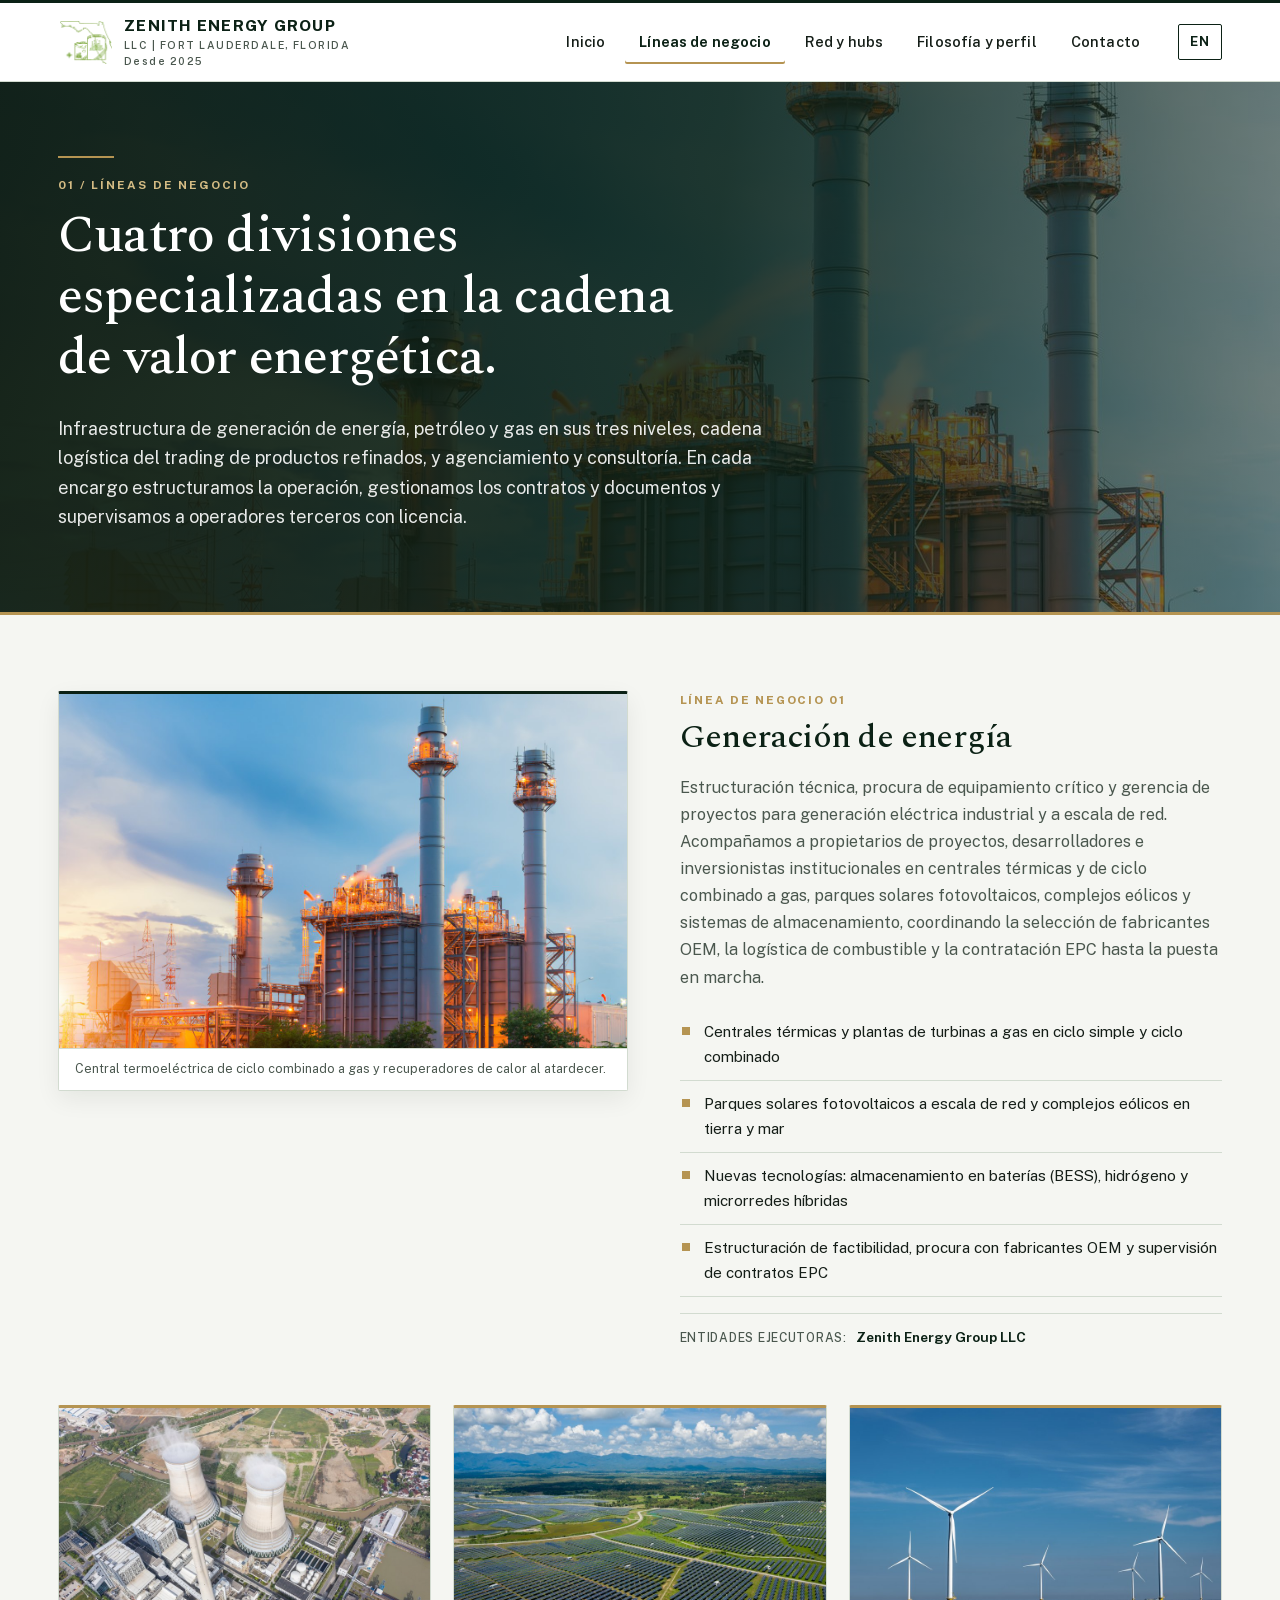
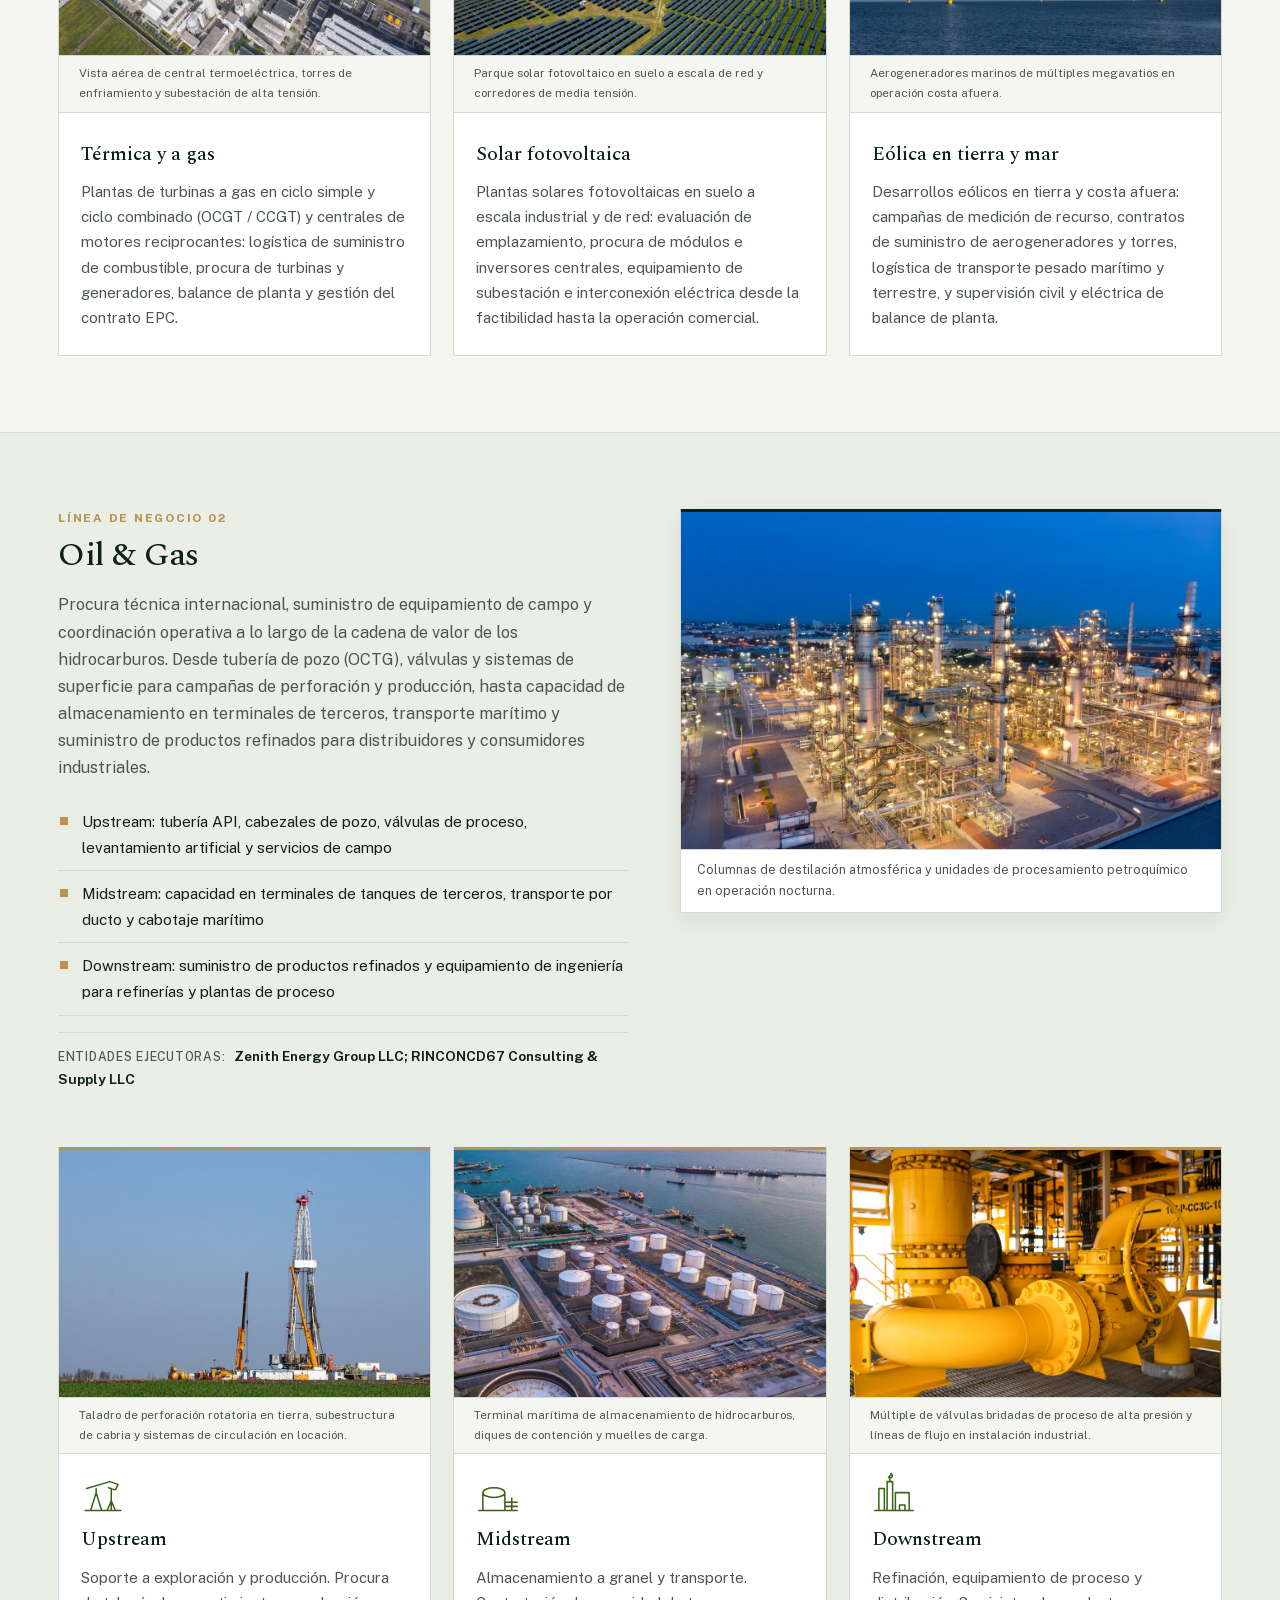
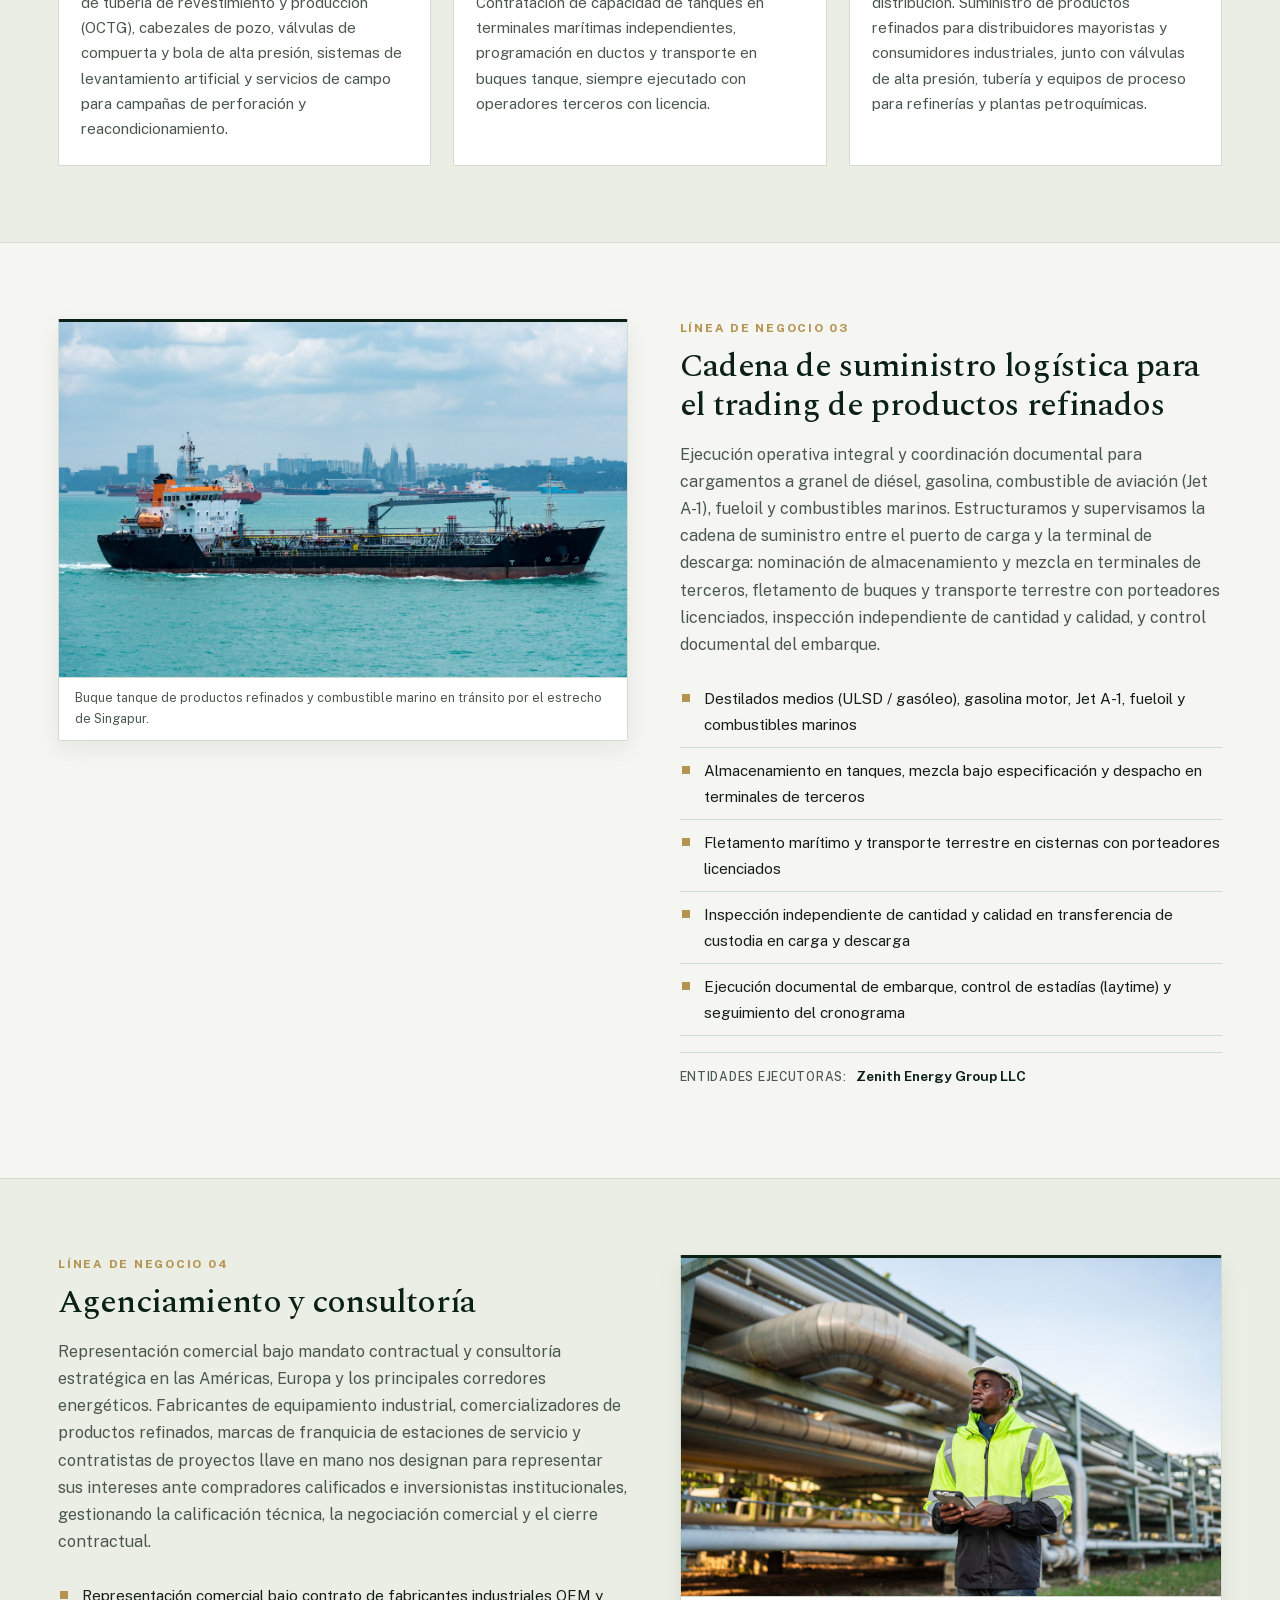
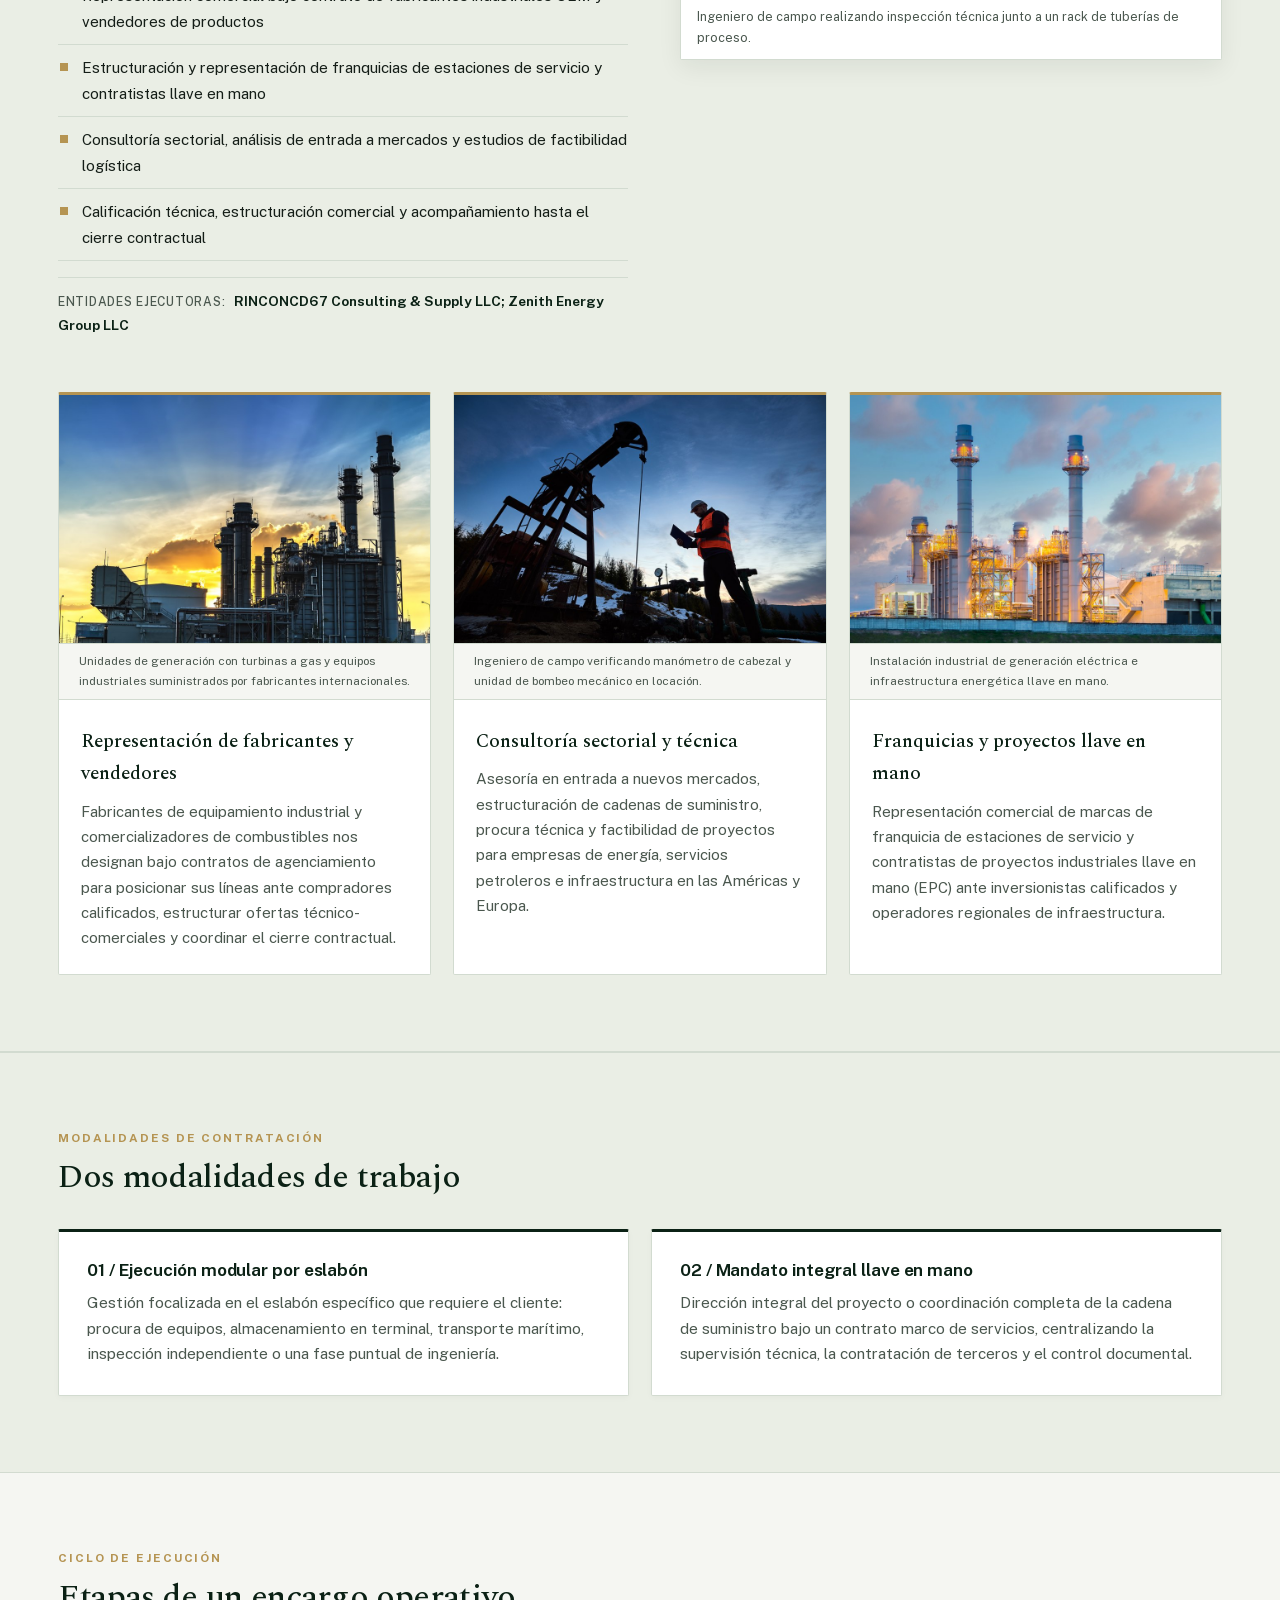
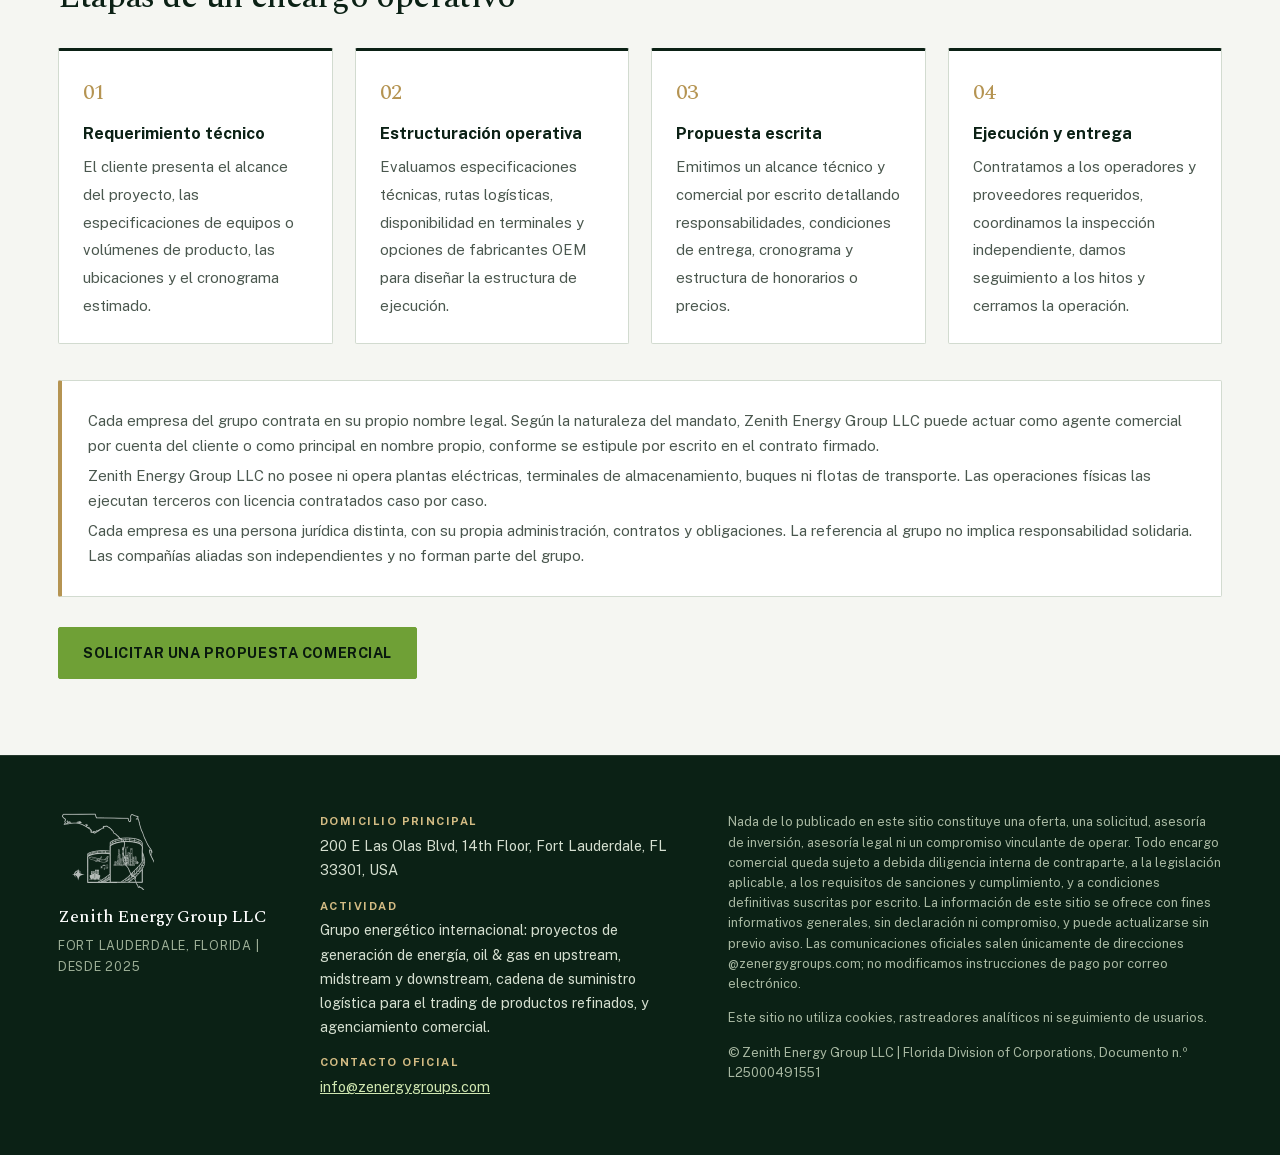
<file: es/services.html>
<!DOCTYPE html>
<html lang="es">
<head>
<meta charset="UTF-8">
<meta name="viewport" content="width=device-width, initial-scale=1.0">
<title>Líneas de negocio | Zenith Energy Group LLC</title>
<meta name="description" content="Proyectos de generación de energía, procura y suministro en oil &amp; gas, cadena logística para el trading de productos refinados y agenciamiento comercial.">
<link rel="canonical" href="https://www.zenergygroups.com/es/services.html">
<link rel="alternate" hreflang="en" href="https://www.zenergygroups.com/en/services.html">
<link rel="alternate" hreflang="es" href="https://www.zenergygroups.com/es/services.html">
<link rel="alternate" hreflang="x-default" href="https://www.zenergygroups.com/en/services.html">
<link rel="icon" type="image/png" href="../assets/img/favicon.png">
<meta property="og:site_name" content="Zenith Energy Group LLC">
<meta property="og:title" content="Líneas de negocio | Zenith Energy Group LLC">
<meta property="og:description" content="Proyectos de generación de energía, procura y suministro en oil &amp; gas, cadena logística para el trading de productos refinados y agenciamiento comercial.">
<meta property="og:type" content="website">
<meta property="og:url" content="https://www.zenergygroups.com/es/services.html">
<meta property="og:image" content="https://www.zenergygroups.com/assets/img/zenith-logo.png">
<link rel="preload" href="../assets/fonts/PublicSans-var.woff2" as="font" type="font/woff2" crossorigin>
<link rel="preload" href="../assets/fonts/Spectral-500.woff2" as="font" type="font/woff2" crossorigin>
<link rel="stylesheet" href="../assets/css/style.css?v=63037df8a5">
<script type="application/ld+json">{"@context": "https://schema.org", "@type": "Organization", "name": "Zenith Energy Group LLC", "url": "https://www.zenergygroups.com/", "email": "info@zenergygroups.com", "logo": "https://www.zenergygroups.com/assets/img/zenith-logo.png", "address": {"@type": "PostalAddress", "streetAddress": "200 E Las Olas Blvd, 14th Floor", "addressLocality": "Fort Lauderdale", "addressRegion": "FL", "postalCode": "33301", "addressCountry": "US"}}</script>
<script src="../assets/js/main.js?v=63037df8a5" defer></script>
</head>
<body>
<a class="skip" href="#main">Ir al contenido</a>
<header class="top"><div class="wrap topbar">
  <a class="brand" href="index.html" aria-label="Zenith Energy Group LLC">
    <img src="../assets/img/zenith-mark.png" alt="" width="54" height="44">
    <span>ZENITH ENERGY GROUP<small>LLC | FORT LAUDERDALE, FLORIDA</small><small>Desde 2025</small></span>
  </a>
  <nav class="nav" id="mainNav" aria-label="Principal"><a href="index.html">Inicio</a><a href="services.html" aria-current="page">Líneas de negocio</a><a href="network.html">Red y hubs</a><a href="compliance.html">Filosofía y perfil</a><a href="contact.html">Contacto</a></nav>
  <div class="tools">
    <a class="lang" href="../en/services.html" hreflang="en" lang="en">EN</a>
    <button class="menu" id="menuBtn" type="button" aria-controls="mainNav" aria-expanded="false">Menú</button>
  </div>
</div></header>
<main id="main">
<section class="pagehead has-photo bg-power"><div class="wrap">
  <div class="rule-bar"></div>
  <p class="kicker">01 / LÍNEAS DE NEGOCIO</p>
  <h1>Cuatro divisiones especializadas en la cadena de valor energética.</h1>
  <p class="lead">Infraestructura de generación de energía, petróleo y gas en sus tres niveles, cadena logística del trading de productos refinados, y agenciamiento y consultoría. En cada encargo estructuramos la operación, gestionamos los contratos y documentos y supervisamos a operadores terceros con licencia.</p>
</div></section>
<section class="ldetail" id="power"><div class="wrap lgrid"><figure><img src="../assets/img/lines/power.jpg" alt="Central termoeléctrica de ciclo combinado a gas y recuperadores de calor al atardecer." loading="lazy" width="1280" height="800"><figcaption>Central termoeléctrica de ciclo combinado a gas y recuperadores de calor al atardecer.</figcaption></figure><div><span class="num">LÍNEA DE NEGOCIO 01</span><h2>Generación de energía</h2><p class="body-text">Estructuración técnica, procura de equipamiento crítico y gerencia de proyectos para generación eléctrica industrial y a escala de red. Acompañamos a propietarios de proyectos, desarrolladores e inversionistas institucionales en centrales térmicas y de ciclo combinado a gas, parques solares fotovoltaicos, complejos eólicos y sistemas de almacenamiento, coordinando la selección de fabricantes OEM, la logística de combustible y la contratación EPC hasta la puesta en marcha.</p><ul class="ticks"><li>Centrales térmicas y plantas de turbinas a gas en ciclo simple y ciclo combinado</li><li>Parques solares fotovoltaicos a escala de red y complejos eólicos en tierra y mar</li><li>Nuevas tecnologías: almacenamiento en baterías (BESS), hidrógeno y microrredes híbridas</li><li>Estructuración de factibilidad, procura con fabricantes OEM y supervisión de contratos EPC</li></ul><p class="cos-line"><span>Entidades ejecutoras:</span> Zenith Energy Group LLC</p></div></div><div class="wrap"><div class="levels"><article class="level"><figure><img src="../assets/img/lines/tech-thermal.jpg" alt="Vista aérea de central termoeléctrica, torres de enfriamiento y subestación de alta tensión." loading="lazy" width="900" height="600"><figcaption>Vista aérea de central termoeléctrica, torres de enfriamiento y subestación de alta tensión.</figcaption></figure><div class="lvbody"><h4>Térmica y a gas</h4><p>Plantas de turbinas a gas en ciclo simple y ciclo combinado (OCGT / CCGT) y centrales de motores reciprocantes: logística de suministro de combustible, procura de turbinas y generadores, balance de planta y gestión del contrato EPC.</p></div></article><article class="level"><figure><img src="../assets/img/lines/tech-solar.jpg" alt="Parque solar fotovoltaico en suelo a escala de red y corredores de media tensión." loading="lazy" width="900" height="600"><figcaption>Parque solar fotovoltaico en suelo a escala de red y corredores de media tensión.</figcaption></figure><div class="lvbody"><h4>Solar fotovoltaica</h4><p>Plantas solares fotovoltaicas en suelo a escala industrial y de red: evaluación de emplazamiento, procura de módulos e inversores centrales, equipamiento de subestación e interconexión eléctrica desde la factibilidad hasta la operación comercial.</p></div></article><article class="level"><figure><img src="../assets/img/lines/tech-wind.jpg" alt="Aerogeneradores marinos de múltiples megavatios en operación costa afuera." loading="lazy" width="900" height="600"><figcaption>Aerogeneradores marinos de múltiples megavatios en operación costa afuera.</figcaption></figure><div class="lvbody"><h4>Eólica en tierra y mar</h4><p>Desarrollos eólicos en tierra y costa afuera: campañas de medición de recurso, contratos de suministro de aerogeneradores y torres, logística de transporte pesado marítimo y terrestre, y supervisión civil y eléctrica de balance de planta.</p></div></article></div></div></section><section class="ldetail rev" id="oilgas"><div class="wrap lgrid"><figure><img src="../assets/img/lines/oilgas.jpg" alt="Columnas de destilación atmosférica y unidades de procesamiento petroquímico en operación nocturna." loading="lazy" width="1280" height="800"><figcaption>Columnas de destilación atmosférica y unidades de procesamiento petroquímico en operación nocturna.</figcaption></figure><div><span class="num">LÍNEA DE NEGOCIO 02</span><h2>Oil & Gas</h2><p class="body-text">Procura técnica internacional, suministro de equipamiento de campo y coordinación operativa a lo largo de la cadena de valor de los hidrocarburos. Desde tubería de pozo (OCTG), válvulas y sistemas de superficie para campañas de perforación y producción, hasta capacidad de almacenamiento en terminales de terceros, transporte marítimo y suministro de productos refinados para distribuidores y consumidores industriales.</p><ul class="ticks"><li>Upstream: tubería API, cabezales de pozo, válvulas de proceso, levantamiento artificial y servicios de campo</li><li>Midstream: capacidad en terminales de tanques de terceros, transporte por ducto y cabotaje marítimo</li><li>Downstream: suministro de productos refinados y equipamiento de ingeniería para refinerías y plantas de proceso</li></ul><p class="cos-line"><span>Entidades ejecutoras:</span> Zenith Energy Group LLC; RINCONCD67 Consulting &amp; Supply LLC</p></div></div><div class="wrap"><div class="levels"><article class="level"><figure><img src="../assets/img/lines/level-upstream.jpg" alt="Taladro de perforación rotatoria en tierra, subestructura de cabria y sistemas de circulación en locación." loading="lazy" width="900" height="600"><figcaption>Taladro de perforación rotatoria en tierra, subestructura de cabria y sistemas de circulación en locación.</figcaption></figure><div class="lvbody"><svg viewBox="0 0 64 64" aria-hidden="true" focusable="false" class="ico"><path d="M6 56h52M14 56l8-26 8 26M22 30v-6M8 24l34-10M42 14l12 4-4 8-10-3M44 24v32M38 56l6-14 6 14"/></svg><h4>Upstream</h4><p>Soporte a exploración y producción. Procura de tubería de revestimiento y producción (OCTG), cabezales de pozo, válvulas de compuerta y bola de alta presión, sistemas de levantamiento artificial y servicios de campo para campañas de perforación y reacondicionamiento.</p></div></article><article class="level"><figure><img src="../assets/img/lines/level-midstream.jpg" alt="Terminal marítima de almacenamiento de hidrocarburos, diques de contención y muelles de carga." loading="lazy" width="900" height="600"><figcaption>Terminal marítima de almacenamiento de hidrocarburos, diques de contención y muelles de carga.</figcaption></figure><div class="lvbody"><svg viewBox="0 0 64 64" aria-hidden="true" focusable="false" class="ico"><path d="M4 56h56M10 56V30c0-4 7-7 16-7s16 3 16 7v26M10 30c0 4 7 7 16 7s16-3 16-7M42 44h18M42 50h18M52 38v18"/></svg><h4>Midstream</h4><p>Almacenamiento a granel y transporte. Contratación de capacidad de tanques en terminales marítimas independientes, programación en ductos y transporte en buques tanque, siempre ejecutado con operadores terceros con licencia.</p></div></article><article class="level"><figure><img src="../assets/img/lines/level-downstream.jpg" alt="Múltiple de válvulas bridadas de proceso de alta presión y líneas de flujo en instalación industrial." loading="lazy" width="900" height="600"><figcaption>Múltiple de válvulas bridadas de proceso de alta presión y líneas de flujo en instalación industrial.</figcaption></figure><div class="lvbody"><svg viewBox="0 0 64 64" aria-hidden="true" focusable="false" class="ico"><path d="M4 56h56M10 56V24h8v32M22 56V14h8v42M34 56V30h20v26M40 56v-8h8v8M26 14V8M24 8c2-3 4-3 4-6 2 3 2 5 0 6"/></svg><h4>Downstream</h4><p>Refinación, equipamiento de proceso y distribución. Suministro de productos refinados para distribuidores mayoristas y consumidores industriales, junto con válvulas de alta presión, tubería y equipos de proceso para refinerías y plantas petroquímicas.</p></div></article></div></div></section><section class="ldetail" id="supply"><div class="wrap lgrid"><figure><img src="../assets/img/lines/supply.jpg" alt="Buque tanque de productos refinados y combustible marino en tránsito por el estrecho de Singapur." loading="lazy" width="1280" height="800"><figcaption>Buque tanque de productos refinados y combustible marino en tránsito por el estrecho de Singapur.</figcaption></figure><div><span class="num">LÍNEA DE NEGOCIO 03</span><h2>Cadena de suministro logística para el trading de productos refinados</h2><p class="body-text">Ejecución operativa integral y coordinación documental para cargamentos a granel de diésel, gasolina, combustible de aviación (Jet A-1), fueloil y combustibles marinos. Estructuramos y supervisamos la cadena de suministro entre el puerto de carga y la terminal de descarga: nominación de almacenamiento y mezcla en terminales de terceros, fletamento de buques y transporte terrestre con porteadores licenciados, inspección independiente de cantidad y calidad, y control documental del embarque.</p><ul class="ticks"><li>Destilados medios (ULSD / gasóleo), gasolina motor, Jet A-1, fueloil y combustibles marinos</li><li>Almacenamiento en tanques, mezcla bajo especificación y despacho en terminales de terceros</li><li>Fletamento marítimo y transporte terrestre en cisternas con porteadores licenciados</li><li>Inspección independiente de cantidad y calidad en transferencia de custodia en carga y descarga</li><li>Ejecución documental de embarque, control de estadías (laytime) y seguimiento del cronograma</li></ul><p class="cos-line"><span>Entidades ejecutoras:</span> Zenith Energy Group LLC</p></div></div></section><section class="ldetail rev" id="agency"><div class="wrap lgrid"><figure><img src="../assets/img/lines/agency.jpg" alt="Ingeniero de campo realizando inspección técnica junto a un rack de tuberías de proceso." loading="lazy" width="1280" height="800"><figcaption>Ingeniero de campo realizando inspección técnica junto a un rack de tuberías de proceso.</figcaption></figure><div><span class="num">LÍNEA DE NEGOCIO 04</span><h2>Agenciamiento y consultoría</h2><p class="body-text">Representación comercial bajo mandato contractual y consultoría estratégica en las Américas, Europa y los principales corredores energéticos. Fabricantes de equipamiento industrial, comercializadores de productos refinados, marcas de franquicia de estaciones de servicio y contratistas de proyectos llave en mano nos designan para representar sus intereses ante compradores calificados e inversionistas institucionales, gestionando la calificación técnica, la negociación comercial y el cierre contractual.</p><ul class="ticks"><li>Representación comercial bajo contrato de fabricantes industriales OEM y vendedores de productos</li><li>Estructuración y representación de franquicias de estaciones de servicio y contratistas llave en mano</li><li>Consultoría sectorial, análisis de entrada a mercados y estudios de factibilidad logística</li><li>Calificación técnica, estructuración comercial y acompañamiento hasta el cierre contractual</li></ul><p class="cos-line"><span>Entidades ejecutoras:</span> RINCONCD67 Consulting &amp; Supply LLC; Zenith Energy Group LLC</p></div></div><div class="wrap"><div class="levels"><article class="level"><figure><img src="../assets/img/lines/agency-sellers.jpg" alt="Unidades de generación con turbinas a gas y equipos industriales suministrados por fabricantes internacionales." loading="lazy" width="900" height="600"><figcaption>Unidades de generación con turbinas a gas y equipos industriales suministrados por fabricantes internacionales.</figcaption></figure><div class="lvbody"><h4>Representación de fabricantes y vendedores</h4><p>Fabricantes de equipamiento industrial y comercializadores de combustibles nos designan bajo contratos de agenciamiento para posicionar sus líneas ante compradores calificados, estructurar ofertas técnico-comerciales y coordinar el cierre contractual.</p></div></article><article class="level"><figure><img src="../assets/img/lines/agency-consulting.jpg" alt="Ingeniero de campo verificando manómetro de cabezal y unidad de bombeo mecánico en locación." loading="lazy" width="900" height="600"><figcaption>Ingeniero de campo verificando manómetro de cabezal y unidad de bombeo mecánico en locación.</figcaption></figure><div class="lvbody"><h4>Consultoría sectorial y técnica</h4><p>Asesoría en entrada a nuevos mercados, estructuración de cadenas de suministro, procura técnica y factibilidad de proyectos para empresas de energía, servicios petroleros e infraestructura en las Américas y Europa.</p></div></article><article class="level"><figure><img src="../assets/img/lines/agency-franchise.jpg" alt="Instalación industrial de generación eléctrica e infraestructura energética llave en mano." loading="lazy" width="900" height="600"><figcaption>Instalación industrial de generación eléctrica e infraestructura energética llave en mano.</figcaption></figure><div class="lvbody"><h4>Franquicias y proyectos llave en mano</h4><p>Representación comercial de marcas de franquicia de estaciones de servicio y contratistas de proyectos industriales llave en mano (EPC) ante inversionistas calificados y operadores regionales de infraestructura.</p></div></article></div></div></section>
<section class="band alt"><div class="wrap">
  <div class="sec-head">
    <p class="kicker">MODALIDADES DE CONTRATACIÓN</p>
    <h2>Dos modalidades de trabajo</h2>
  </div>
  <div class="cards two"><article class="card"><h3>01 / Ejecución modular por eslabón</h3><p>Gestión focalizada en el eslabón específico que requiere el cliente: procura de equipos, almacenamiento en terminal, transporte marítimo, inspección independiente o una fase puntual de ingeniería.</p></article><article class="card"><h3>02 / Mandato integral llave en mano</h3><p>Dirección integral del proyecto o coordinación completa de la cadena de suministro bajo un contrato marco de servicios, centralizando la supervisión técnica, la contratación de terceros y el control documental.</p></article></div>
</div></section>
<section class="band wrap">
  <div class="sec-head">
    <p class="kicker">CICLO DE EJECUCIÓN</p>
    <h2>Etapas de un encargo operativo</h2>
  </div>
  <ol class="steps"><li><b>Requerimiento técnico</b><span>El cliente presenta el alcance del proyecto, las especificaciones de equipos o volúmenes de producto, las ubicaciones y el cronograma estimado.</span></li><li><b>Estructuración operativa</b><span>Evaluamos especificaciones técnicas, rutas logísticas, disponibilidad en terminales y opciones de fabricantes OEM para diseñar la estructura de ejecución.</span></li><li><b>Propuesta escrita</b><span>Emitimos un alcance técnico y comercial por escrito detallando responsabilidades, condiciones de entrega, cronograma y estructura de honorarios o precios.</span></li><li><b>Ejecución y entrega</b><span>Contratamos a los operadores y proveedores requeridos, coordinamos la inspección independiente, damos seguimiento a los hitos y cerramos la operación.</span></li></ol>
  <div class="note">
    <p>Cada empresa del grupo contrata en su propio nombre legal. Según la naturaleza del mandato, Zenith Energy Group LLC puede actuar como agente comercial por cuenta del cliente o como principal en nombre propio, conforme se estipule por escrito en el contrato firmado.</p>
    <p>Zenith Energy Group LLC no posee ni opera plantas eléctricas, terminales de almacenamiento, buques ni flotas de transporte. Las operaciones físicas las ejecutan terceros con licencia contratados caso por caso.</p>
    <p>Cada empresa es una persona jurídica distinta, con su propia administración, contratos y obligaciones. La referencia al grupo no implica responsabilidad solidaria. Las compañías aliadas son independientes y no forman parte del grupo.</p>
  </div>
  <div class="actions"><a class="btn" href="contact.html">Solicitar una propuesta comercial</a></div>
</section>
</main>
<footer class="foot"><div class="wrap foot-grid">
  <div><img src="../assets/img/zenith-mark-white.png" alt="" width="96" height="78"><p class="fname">Zenith Energy Group LLC</p><p class="fsub">Fort Lauderdale, Florida | Desde 2025</p></div>
  <div>
    <p><b>Domicilio principal</b>200 E Las Olas Blvd, 14th Floor, Fort Lauderdale, FL 33301, USA</p>
    <p><b>Actividad</b>Grupo energético internacional: proyectos de generación de energía, oil & gas en upstream, midstream y downstream, cadena de suministro logística para el trading de productos refinados, y agenciamiento comercial.</p>
    <p><b>Contacto oficial</b><a href="mailto:info@zenergygroups.com">info@zenergygroups.com</a></p>
  </div>
  <div class="legal">
    <p>Nada de lo publicado en este sitio constituye una oferta, una solicitud, asesoría de inversión, asesoría legal ni un compromiso vinculante de operar. Todo encargo comercial queda sujeto a debida diligencia interna de contraparte, a la legislación aplicable, a los requisitos de sanciones y cumplimiento, y a condiciones definitivas suscritas por escrito. La información de este sitio se ofrece con fines informativos generales, sin declaración ni compromiso, y puede actualizarse sin previo aviso. Las comunicaciones oficiales salen únicamente de direcciones @zenergygroups.com; no modificamos instrucciones de pago por correo electrónico.</p>
    <p>Este sitio no utiliza cookies, rastreadores analíticos ni seguimiento de usuarios.</p>
    <p>&copy; Zenith Energy Group LLC | Florida Division of Corporations, Documento n.º L25000491551</p>
  </div>
</div></footer>
</body>
</html>
</file>
<file: assets/css/style.css>
@font-face{font-family:"Public Sans";src:url(../fonts/PublicSans-var.woff2) format("woff2");font-weight:100 900;font-display:swap}
@font-face{font-family:"Spectral";src:url(../fonts/Spectral-400.woff2) format("woff2");font-weight:400;font-display:swap}
@font-face{font-family:"Spectral";src:url(../fonts/Spectral-500.woff2) format("woff2");font-weight:500;font-display:swap}
:root{
  --forest:#0b2115;
  --forest2:#133220;
  --slate:#152019;
  --leaf:#6fa036;
  --leaf-bright:#87ba4a;
  --leaf-d:#3b6116;
  --bronze:#b59452;
  --bronze-light:#d4bc84;
  --paper:#f5f6f2;
  --sand:#eaeee5;
  --ink:#141d17;
  --muted:#4a574e;
  --line:#d2dbd0;
  --warn:#8a4512;
  --serif:"Spectral",Georgia,"Times New Roman",serif;
  --sans:"Public Sans",system-ui,-apple-system,"Segoe UI",sans-serif;
}
*{box-sizing:border-box}
html{-webkit-text-size-adjust:100%;scroll-behavior:smooth}
body{margin:0;background:var(--paper);color:var(--ink);font:400 16.5px/1.68 var(--sans);-webkit-font-smoothing:antialiased}
img,svg{max-width:100%;height:auto;display:block}
a{color:var(--leaf-d);transition:color .18s,background .18s,border-color .18s}
a:focus-visible,button:focus-visible,summary:focus-visible{outline:2px solid var(--bronze);outline-offset:2px}
.hubmap .pin:focus-visible circle,.hubmap .pin:focus-visible rect{stroke:#000;stroke-width:3}
.wrap{max-width:1220px;margin:0 auto;padding:0 28px}
.skip{position:absolute;left:-999px;top:0;background:#fff;padding:8px 12px;z-index:20}
.skip:focus{left:8px}
h1,h2,h3{line-height:1.16;margin:0 0 .5em;color:var(--forest)}
h1{font-family:var(--serif);font-size:clamp(2.15rem,4.1vw,3.35rem);font-weight:500;letter-spacing:-.015em;color:#fff}
h2{font-family:var(--serif);font-size:clamp(1.6rem,2.6vw,2.25rem);font-weight:500;letter-spacing:-.01em}
h3{font-family:var(--sans);font-size:1.08rem;font-weight:650;letter-spacing:-.005em}
.rule-bar{width:56px;height:2px;background:var(--bronze);margin-bottom:18px}
.kicker{text-transform:uppercase;letter-spacing:.16em;font-size:.74rem;font-weight:700;color:var(--bronze);margin:0 0 .75em}
.hero .kicker,.pagehead .kicker,.addr .kicker,.cta .kicker{color:var(--bronze-light)}
.lead{font-size:1.12rem;line-height:1.65;max-width:64ch;color:rgba(255,255,255,.9)}
.sec-head{margin-bottom:32px}
.body-text{max-width:70ch;color:var(--muted);font-size:1.01rem}

/* Topbar */
.top{background:rgba(255,255,255,.97);backdrop-filter:blur(8px);border-top:3px solid var(--forest);border-bottom:1px solid var(--line);position:sticky;top:0;z-index:15}
.topbar{display:flex;align-items:center;gap:24px;min-height:78px}
.brand{display:flex;align-items:center;gap:12px;text-decoration:none;color:var(--forest);font-weight:750;font-size:.98rem;letter-spacing:.08em;line-height:1.15}
.brand small{display:block;font-weight:550;font-size:.66rem;color:var(--muted);letter-spacing:.14em;margin-top:4px}
.nav{display:flex;gap:6px;margin-left:auto}
.nav a{padding:10px 14px;border-radius:2px;text-decoration:none;color:var(--ink);font-size:.9rem;font-weight:550;letter-spacing:.01em}
.nav a:hover{background:var(--sand);color:var(--forest)}
.nav a[aria-current]{color:var(--forest);box-shadow:inset 0 -2px 0 var(--bronze);font-weight:650}
.tools{display:flex;align-items:center;gap:10px}
.lang{border:1px solid var(--forest);border-radius:2px;padding:6px 11px;text-decoration:none;font-weight:700;font-size:.8rem;letter-spacing:.08em;color:var(--forest)}
.lang:hover{background:var(--forest);color:#fff}
.menu{display:none;border:1px solid var(--line);background:#fff;border-radius:2px;padding:7px 12px;font:inherit;font-size:.88rem}

/* Hero & Pagehead */
.hero.photo{position:relative;padding:118px 0 98px;color:#fff;background:linear-gradient(96deg,rgba(8,24,15,.95) 0%,rgba(11,33,21,.86) 48%,rgba(11,33,21,.32) 100%),url(../img/hero-port.jpg) center 58%/cover no-repeat,var(--forest);border-bottom:3px solid var(--bronze)}
.hero.photo h1{max-width:22ch}
.credit{position:absolute;right:28px;bottom:14px;margin:0;font-size:.72rem;letter-spacing:.03em;color:rgba(255,255,255,.76)}
.pagehead{background:var(--forest);color:#fff;padding:74px 0 62px;border-bottom:3px solid var(--bronze)}
.pagehead.bg-port{--bg:url(../img/hero-port.jpg)}
.pagehead.bg-power{--bg:url(../img/lines/power.jpg)}
.pagehead.bg-midstream{--bg:url(../img/lines/level-midstream.jpg)}
.pagehead.bg-oilgas{--bg:url(../img/lines/oilgas.jpg)}
.pagehead.has-photo{background:linear-gradient(96deg,rgba(8,24,15,.94) 0%,rgba(11,33,21,.86) 55%,rgba(11,33,21,.48) 100%),var(--bg) center/cover no-repeat,var(--forest)}
.pagehead h1{max-width:24ch}
.actions{display:flex;flex-wrap:wrap;gap:14px;margin-top:30px}
.btn{display:inline-block;background:var(--leaf);color:#09190e;text-decoration:none;font-weight:700;font-size:.9rem;letter-spacing:.04em;text-transform:uppercase;padding:13px 24px;border-radius:2px;border:1px solid var(--leaf)}
.btn:hover{background:var(--leaf-bright);border-color:var(--leaf-bright);color:#09190e}
.btn.ghost{background:transparent;color:var(--forest);border:1px solid var(--forest)}
.btn.ghost:hover{background:var(--forest);color:#fff}
.hero .btn.ghost,.pagehead .btn.ghost{color:#fff;border-color:rgba(255,255,255,.65)}
.hero .btn.ghost:hover,.pagehead .btn.ghost:hover{background:rgba(255,255,255,.12);border-color:#fff}

/* Executive Ledger Bar */
.facts{background:var(--forest2);color:#e9f0e4;border-bottom:1px solid rgba(255,255,255,.1)}
.facts-grid{display:grid;grid-template-columns:repeat(4,1fr);gap:0}
.facts p{margin:0;padding:24px 22px;font-size:.92rem;line-height:1.45;border-right:1px solid rgba(255,255,255,.1)}
.facts p:first-child{padding-left:0}
.facts p:last-child{border-right:none;padding-right:0}
.facts b{display:block;font-size:.69rem;text-transform:uppercase;letter-spacing:.14em;color:var(--bronze-light);margin-bottom:6px}

/* Sections & Cards */
.band{padding:76px 28px}
.band.alt{background:var(--sand);padding-left:0;padding-right:0;border-top:1px solid var(--line);border-bottom:1px solid var(--line)}
.cards{display:grid;grid-template-columns:repeat(3,1fr);gap:22px;margin-top:28px}
.cards.two{grid-template-columns:repeat(2,1fr);margin-top:0}
.card{background:#fff;border:1px solid var(--line);border-top:3px solid var(--forest);border-radius:2px;padding:28px;box-shadow:0 2px 6px rgba(11,33,21,.03)}
.card h3{margin-bottom:10px;color:var(--forest)}
.card p{margin:0;color:var(--muted);font-size:.96rem}
.split{display:grid;grid-template-columns:1.05fr .95fr;gap:52px;align-items:start}
.mapthumb{display:block;margin-top:8px;border:1px solid var(--line);border-top:3px solid var(--forest);border-radius:2px;overflow:hidden;background:#fff;box-shadow:0 6px 18px rgba(11,33,21,.06)}
.mapthumb text{display:none}

/* Group & Allied Portfolio */
.cards.cos{grid-template-columns:repeat(4,1fr)}
.card.co{display:flex;flex-direction:column;border-top:3px solid var(--bronze)}
.co-head{display:flex;flex-direction:column;gap:3px;margin-bottom:12px;padding-bottom:10px;border-bottom:1px solid var(--line)}
.card.co .tag{display:inline-block;font-size:.7rem;font-weight:750;letter-spacing:.12em;text-transform:uppercase;color:var(--leaf-d)}
.card.co .co-loc{font-size:.76rem;color:var(--muted);font-weight:500}
.card.co h3{font-family:var(--serif);font-size:1.18rem;font-weight:500;line-height:1.25;margin-bottom:10px}
.card.co p{flex:1}
.card.co .ext{display:inline-block;margin-top:14px;padding-top:10px;border-top:1px solid var(--line);font-size:.8rem;font-weight:650;word-break:break-all;color:var(--forest)}
.grpnote{margin-top:22px;max-width:940px;color:var(--muted)}

/* Business Lines Grid (Home) */
.lines{display:grid;grid-template-columns:repeat(2,1fr);gap:26px;margin-top:28px}
.line{display:grid;grid-template-columns:1fr;background:#fff;border:1px solid var(--line);border-top:3px solid var(--forest);border-radius:2px;overflow:hidden;text-decoration:none;color:var(--ink);transition:box-shadow .22s,transform .22s}
.line:hover{box-shadow:0 14px 32px rgba(11,33,21,.12);transform:translateY(-2px)}
.line img{width:100%;aspect-ratio:16/9;object-fit:cover;background:var(--sand);border-bottom:1px solid var(--line)}
.lbody{display:flex;flex-direction:column;padding:26px 28px;flex:1}
.num{display:block;font-size:.73rem;font-weight:750;letter-spacing:.15em;text-transform:uppercase;color:var(--bronze);margin-bottom:8px}
.lbody b{font-family:var(--serif);font-size:1.38rem;font-weight:500;color:var(--forest);line-height:1.22;margin-bottom:10px}
.ltxt{color:var(--muted);font-size:.95rem;flex:1}
.lcos{display:block;margin-top:14px;padding-top:12px;border-top:1px solid var(--line);font-size:.78rem;font-weight:600;color:var(--forest)}
.lbody .more{margin-top:10px;font-weight:700;font-size:.82rem;text-transform:uppercase;letter-spacing:.08em;color:var(--leaf-d)}

/* Business Lines Detail (Services) */
.ldetail{padding:76px 0;border-bottom:1px solid var(--line);scroll-margin-top:82px}
.ldetail.rev{background:var(--sand)}
.lgrid{display:grid;grid-template-columns:1.05fr 1fr;gap:52px;align-items:start}
.ldetail.rev .lgrid figure{order:2}
.lgrid figure{margin:0;background:#fff;border:1px solid var(--line);border-top:3px solid var(--forest);border-radius:2px;overflow:hidden;box-shadow:0 8px 24px rgba(11,33,21,.07)}
.lgrid img{width:100%;aspect-ratio:16/10;object-fit:cover;background:var(--sand)}
.lgrid figcaption{font-size:.78rem;color:var(--muted);padding:10px 16px;background:#fff;border-top:1px solid var(--line)}
.cos-line{font-size:.86rem;font-weight:650;color:var(--forest);margin-top:16px;padding-top:12px;border-top:1px solid var(--line)}
.cos-line span{color:var(--muted);font-weight:500;text-transform:uppercase;letter-spacing:.06em;font-size:.76rem;margin-right:6px}
.levels{display:grid;grid-template-columns:repeat(3,1fr);gap:22px;margin-top:42px}
.level{background:#fff;border:1px solid var(--line);border-top:3px solid var(--bronze);border-radius:2px;overflow:hidden;display:flex;flex-direction:column}
.level figure{margin:0}
.level img{display:block;width:100%;aspect-ratio:3/2;object-fit:cover;background:var(--sand)}
.level figcaption{font-size:.73rem;color:var(--muted);padding:8px 20px;background:var(--paper);border-top:1px solid var(--line);border-bottom:1px solid var(--line)}
.lvbody{padding:18px 22px 24px;flex:1}
.level h4{font-family:var(--serif);margin:8px 0 8px;font-size:1.2rem;font-weight:500;color:var(--forest)}
.level p{margin:0;color:var(--muted);font-size:.94rem}
.ico{width:44px;height:44px;fill:none;stroke:var(--leaf-d);stroke-width:2.2;stroke-linecap:round;stroke-linejoin:round}

/* Lists, Steps & Notes */
.ticks{list-style:none;padding:0;margin:18px 0 0}
.ticks li{position:relative;padding:10px 0 10px 24px;border-bottom:1px solid var(--line);font-size:.95rem;color:var(--ink)}
.ticks li:before{content:"";position:absolute;left:2px;top:18px;width:8px;height:8px;background:var(--bronze)}
.steps{list-style:none;padding:0;margin:28px 0 0;display:grid;grid-template-columns:repeat(4,1fr);gap:22px;counter-reset:s}
.steps li{counter-increment:s;background:#fff;border:1px solid var(--line);border-top:3px solid var(--forest);border-radius:2px;padding:24px}
.steps li:before{content:"0" counter(s);display:inline-block;font-family:var(--serif);font-size:1.35rem;font-weight:500;color:var(--bronze);margin-bottom:8px}
.steps b{display:block;font-size:1.02rem;color:var(--forest);margin-bottom:6px}
.steps span{color:var(--muted);font-size:.93rem}
.note{margin:36px 0 0;padding:22px 26px;border:1px solid var(--line);border-left:4px solid var(--bronze);background:#fff;border-radius:2px}
.note p{margin:.35em 0;color:var(--muted);font-size:.93rem}

/* Network & Map */
.netgrid{display:grid;grid-template-columns:1.55fr 1fr;gap:34px;align-items:start}
.mapbox{border:1px solid var(--line);border-top:3px solid var(--forest);border-radius:2px;overflow:hidden;background:#fff;box-shadow:0 6px 20px rgba(11,33,21,.06)}
.hubmap .lbl{font:650 14.5px var(--sans);fill:var(--forest);paint-order:stroke;stroke:#eaeee5;stroke-width:4px}
.hubmap .pin{cursor:pointer}
.hubmap .pin.on circle:nth-child(2){fill:var(--forest);stroke:var(--bronze);stroke-width:2.5px}
.hublist{display:flex;flex-direction:column;gap:10px}
.hub{background:#fff;border:1px solid var(--line);border-left:3px solid var(--line);border-radius:2px;padding:14px 18px}
.hub[open]{border-left-color:var(--bronze);border-color:var(--forest);background:#fff}
.hub summary{cursor:pointer;list-style:none;display:flex;flex-direction:column}
.hub summary::-webkit-details-marker{display:none}
.hub summary b{color:var(--forest);font-size:.98rem}
.hub summary span{font-size:.73rem;color:var(--leaf-d);text-transform:uppercase;letter-spacing:.11em;font-weight:700;margin-top:2px}
.hub p{margin:10px 0 0;color:var(--muted);font-size:.92rem}

/* Corporate Table & Ribbon Cintillo */
.spec-table{width:100%;border-collapse:collapse;margin:8px 0 0;background:#fff;border:1px solid var(--line);border-top:3px solid var(--forest)}
.spec-table th,.spec-table td{text-align:left;padding:13px 18px;border-bottom:1px solid var(--line);font-size:.92rem;vertical-align:top}
.spec-table th{width:38%;font-size:.73rem;text-transform:uppercase;letter-spacing:.09em;color:var(--muted);background:var(--paper);font-weight:700}
.spec-table td{color:var(--ink);font-weight:500}
.cintillo{margin:28px 0 64px;padding:14px 20px;background:var(--sand);border-left:3px solid var(--bronze);border-radius:2px;font-size:.82rem;line-height:1.55;color:var(--muted)}
.cintillo p{margin:0}
.cintillo b{color:var(--forest);text-transform:uppercase;letter-spacing:.06em;font-size:.75rem;margin-right:4px}

/* Contact & Topics */
.topics{display:flex;flex-direction:column;gap:10px;margin:18px 0 34px}
.topic{display:block;background:#fff;border:1px solid var(--line);border-left:3px solid var(--forest);border-radius:2px;padding:14px 18px;text-decoration:none;color:var(--ink);font-weight:600;font-size:.95rem}
.topic:hover{border-color:var(--bronze);border-left-color:var(--bronze);background:var(--sand);color:var(--forest)}
.addr{background:var(--forest);color:#e9f0e4;border-top:3px solid var(--bronze);border-radius:2px;padding:34px}
.addr h2{color:#fff;font-size:1.5rem;margin-bottom:14px}
.addr-lines{font-size:1.02rem;line-height:1.6;margin-bottom:20px}
.addr-mail b,.addr-reg b{display:block;font-size:.7rem;text-transform:uppercase;letter-spacing:.12em;color:var(--bronze-light);margin-bottom:3px}
.addr a{color:#cfe6b0;font-weight:600}
.small{font-size:.85rem;opacity:.86}

/* Logos & CTA */
.logos{list-style:none;padding:0;margin:24px 0 0;display:grid;grid-template-columns:repeat(7,1fr);gap:14px}
.logos li{background:#fff;border:1px solid var(--line);border-radius:2px}
.logos li.dark{background:var(--forest);border-color:var(--forest)}
.logos a{display:flex;align-items:center;justify-content:center;height:96px;padding:14px}
.logos img{max-height:70px;width:auto;object-fit:contain}
.logos a:hover{background:rgba(111,160,54,.08)}
.logonote{margin-top:16px;max-width:920px;color:var(--muted)}
.cta{background:var(--forest2);color:#fff;padding:68px 0;border-top:3px solid var(--bronze)}
.cta-box{display:flex;align-items:center;justify-content:space-between;gap:40px}
.cta h2{color:#fff;margin-bottom:10px}
.cta p{color:rgba(255,255,255,.84);margin:0;max-width:60ch}

/* Footer */
.foot{background:var(--forest);color:#d5dfd0;font-size:.9rem;padding:56px 0 42px;border-top:1px solid rgba(255,255,255,.1)}
.foot-grid{display:grid;grid-template-columns:220px 1fr 1.35fr;gap:42px}
.foot a{color:#cfe6b0}
.foot b{display:block;color:var(--bronze-light);font-size:.7rem;text-transform:uppercase;letter-spacing:.13em;margin-bottom:3px}
.foot p{margin:0 0 14px}
.fname{font-family:var(--serif);font-size:1.1rem;font-weight:500;color:#fff;margin-top:12px!important;margin-bottom:4px!important}
.fsub{font-size:.78rem;color:#9eb098;letter-spacing:.06em;text-transform:uppercase}
.legal p{font-size:.8rem;line-height:1.58;color:#a8b8a2}

@media (max-width:1100px){
  .cards.cos{grid-template-columns:repeat(2,1fr)}
  .logos{grid-template-columns:repeat(4,1fr)}
}
@media (max-width:900px){
  .menu{display:inline-block}
  .nav{display:none;position:absolute;left:0;right:0;top:78px;background:#fff;border-bottom:1px solid var(--line);flex-direction:column;padding:10px 18px}
  .nav.open{display:flex}
  .split,.netgrid,.foot-grid,.cta-box{grid-template-columns:1fr;flex-direction:column;align-items:flex-start}
  .facts-grid{grid-template-columns:1fr 1fr}
  .facts p{border-bottom:1px solid rgba(255,255,255,.1);padding:16px}
  .cards,.cards.two,.cards.cos,.steps,.lines,.lgrid,.levels{grid-template-columns:1fr}
  .ldetail.rev .lgrid figure{order:0}
  .logos{grid-template-columns:repeat(2,1fr)}
  .hero.photo{padding:76px 0 68px;background:linear-gradient(180deg,rgba(8,24,15,.92),rgba(11,33,21,.84)),url(../img/hero-port.jpg) center/cover,var(--forest)}
  .wrap{padding:0 18px}
  .band{padding:52px 18px}
}
@media (prefers-reduced-motion:reduce){*{scroll-behavior:auto!important}}
</file>
